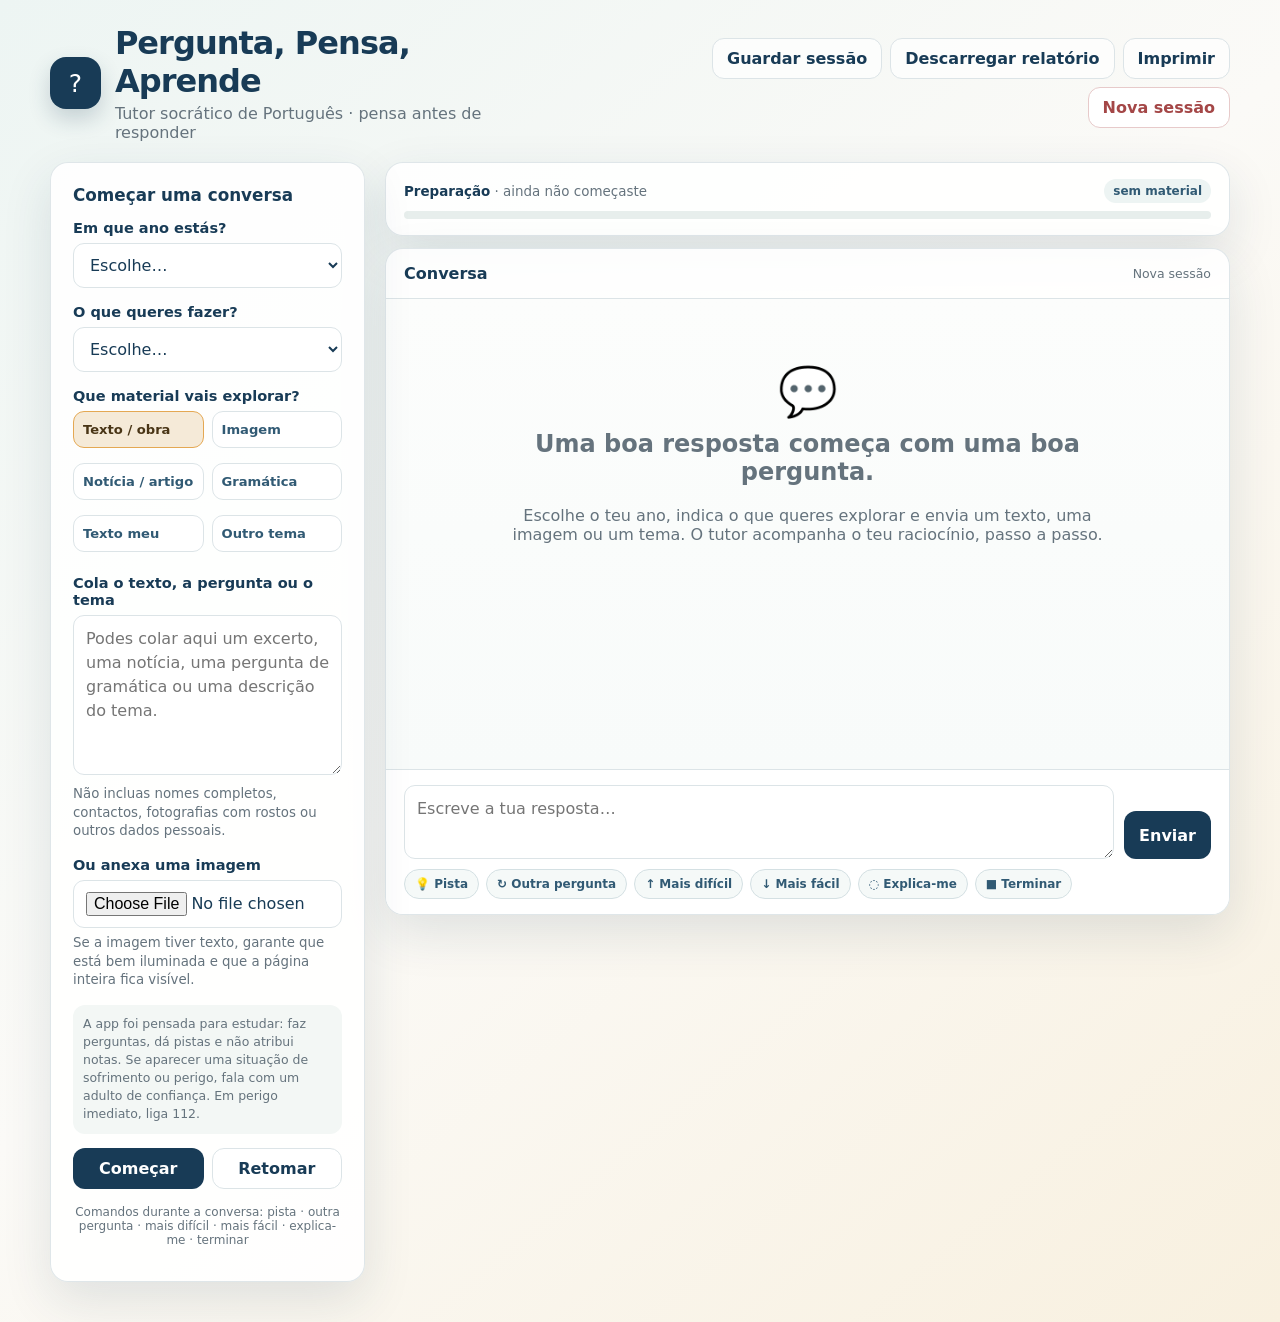
<file: index.html>
<!doctype html>
<html lang="pt-PT">
<head>
  <meta charset="utf-8">
  <meta http-equiv="refresh" content="0; url=tutor-socratico.html">
  <title>Pergunta, Pensa, Aprende</title>
</head>
<body>
  <p>A abrir a aplicação… <a href="tutor-socratico.html">Continuar</a></p>
</body>
</html>
</file>
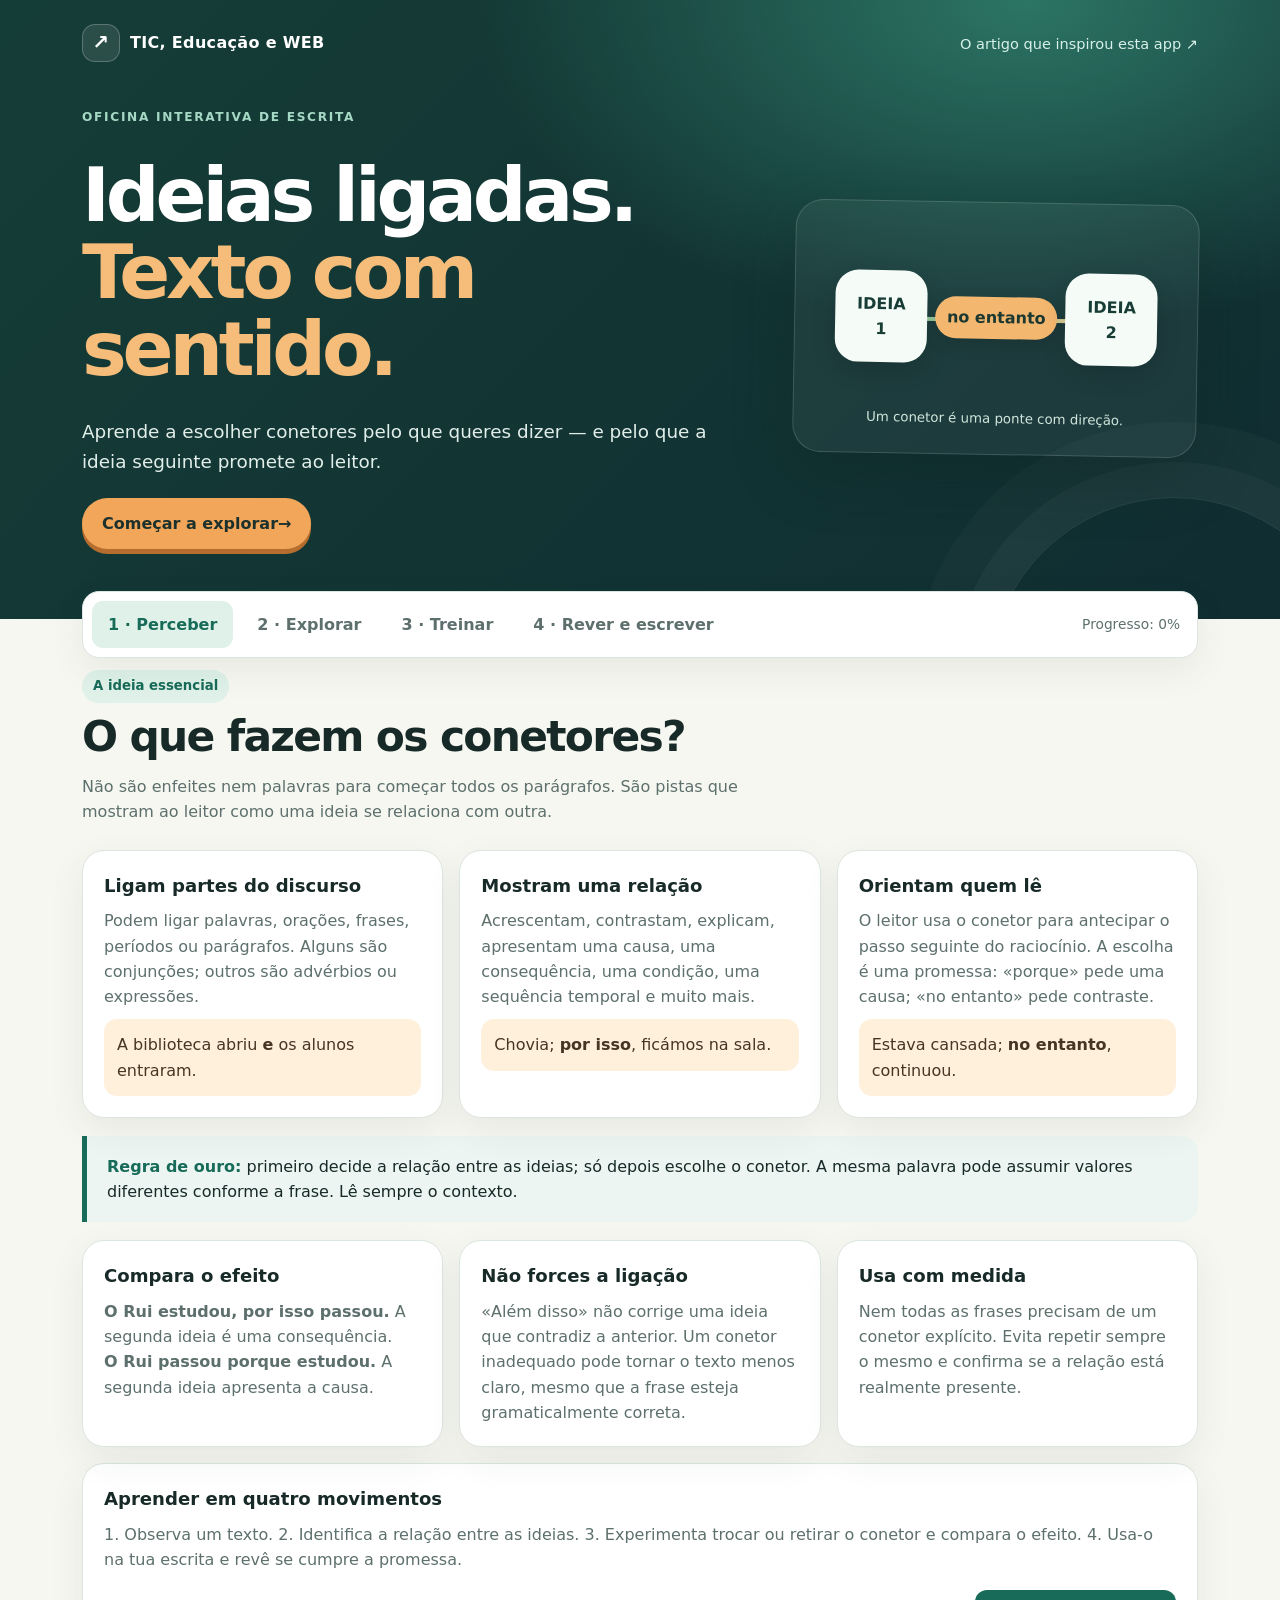
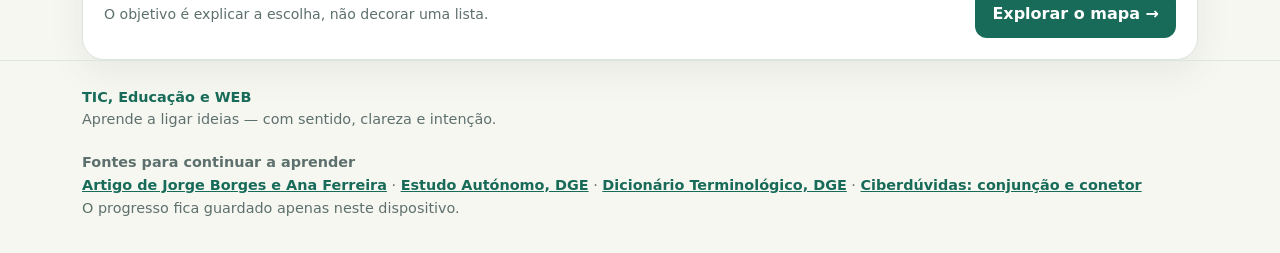
<file: conetores/index.html>
<!doctype html>
<html lang="pt-PT">
<head>
<meta charset="utf-8">
<meta name="viewport" content="width=device-width, initial-scale=1">
<meta name="theme-color" content="#163b37">
<meta name="description" content="Aprende a ligar ideias com sentido: guia interativo, treino com feedback e oficina de revisão de conetores textuais em português europeu.">
<title>Conetores com sentido — TIC, Educação e WEB</title>
<style>
:root{--ink:#172a28;--muted:#5d706d;--paper:#f7f7f1;--card:#fff;--green:#176b58;--green2:#dff1e9;--orange:#f2a65a;--orange2:#fff0dc;--blue:#315f8a;--line:#dce5df;--shadow:0 12px 35px #1d413014;--radius:22px}
*{box-sizing:border-box}html{scroll-behavior:smooth}body{margin:0;background:var(--paper);color:var(--ink);font:16px/1.58 system-ui,-apple-system,BlinkMacSystemFont,"Segoe UI",sans-serif}button,input,select,textarea{font:inherit}button{cursor:pointer}.shell{max-width:1160px;margin:auto;padding:0 22px}.top{background:radial-gradient(ellipse at 80% 0,#2c7565 0,transparent 38%),linear-gradient(135deg,#153d37,#102d31);color:white;padding:24px 0 70px;position:relative;overflow:hidden}.top:after{content:"";position:absolute;width:370px;height:370px;border:1px solid #ffffff1c;border-radius:50%;right:-80px;bottom:-250px;box-shadow:0 0 0 35px #ffffff08,0 0 0 75px #ffffff06}.brand{display:flex;align-items:center;justify-content:space-between;gap:15px}.brandmark{display:flex;align-items:center;gap:10px;font-weight:750;letter-spacing:.02em}.brandmark .dot{display:grid;place-items:center;width:38px;height:38px;background:#ffffff18;border:1px solid #ffffff3a;border-radius:13px;font-size:20px}.brand a{color:#d7f1e8;text-decoration:none;font-size:.91rem}.hero{display:grid;grid-template-columns:1.25fr .75fr;align-items:center;gap:38px;padding-top:46px;position:relative;z-index:1}.eyebrow{text-transform:uppercase;letter-spacing:.14em;font-size:.76rem;font-weight:800;color:#a6d9c5}.hero h1{font-size:clamp(2.5rem,6vw,4.7rem);letter-spacing:-.055em;line-height:1.02;margin:.4em 0}.hero p{font-size:1.15rem;color:#e1eee9;max-width:660px;margin:0 0 22px}.hero .cta{display:inline-flex;background:var(--orange);color:#1c312c;border:0;border-radius:999px;padding:13px 20px;font-weight:800;text-decoration:none;box-shadow:0 5px 0 #b66e2f}.heroart{background:#ffffff0d;border:1px solid #ffffff27;border-radius:28px;padding:25px;transform:rotate(1deg);box-shadow:0 20px 60px #10232155}.bridge{height:180px;position:relative;display:flex;align-items:center;justify-content:space-between;padding:0 15px}.bridge:before{content:"";position:absolute;left:12%;right:12%;height:4px;background:linear-gradient(90deg,#76c9a2,#ffd493);border-radius:5px;top:50%}.island{z-index:1;width:92px;height:92px;display:grid;place-items:center;text-align:center;border-radius:23px;background:#f5fcf7;color:#173d36;font-weight:800;box-shadow:0 8px 25px #0002}.bridgeword{z-index:1;background:#f4b76f;color:#1b3831;padding:8px 12px;border-radius:99px;font-weight:850;box-shadow:0 5px 18px #0002}.heroart small{display:block;color:#d0e6dc;text-align:center}.navwrap{margin-top:-28px;position:relative;z-index:2}.tabs{display:flex;gap:8px;padding:9px;background:white;border:1px solid var(--line);box-shadow:var(--shadow);border-radius:17px;overflow:auto}.tab{white-space:nowrap;background:transparent;border:0;border-radius:11px;padding:11px 16px;color:var(--muted);font-weight:750}.tab.active,.tab:hover{background:var(--green2);color:var(--green)}main{padding:35px 0 70px}.panel{display:none}.panel.active{display:block}.section-head{display:flex;align-items:flex-end;justify-content:space-between;gap:18px;margin:12px 0 25px}.section-head h2{font-size:clamp(1.8rem,4vw,2.65rem);letter-spacing:-.04em;margin:0}.section-head p{margin:4px 0 0;color:var(--muted);max-width:710px}.pill{display:inline-flex;background:var(--green2);color:var(--green);padding:6px 11px;border-radius:999px;font-size:.83rem;font-weight:800}.grid{display:grid;grid-template-columns:repeat(3,1fr);gap:16px}.card{background:var(--card);border:1px solid var(--line);border-radius:var(--radius);padding:21px;box-shadow:var(--shadow)}.card h3{margin:0 0 8px;font-size:1.13rem}.card p{color:var(--muted);margin:0}.callout{margin:18px 0;padding:18px 20px;background:#edf5f2;border-left:5px solid var(--green);border-radius:0 16px 16px 0}.callout strong{color:var(--green)}.relation{display:flex;flex-direction:column;gap:8px}.relation .tag{font-size:.76rem;text-transform:uppercase;letter-spacing:.09em;font-weight:850;color:var(--green)}.examples{font-size:.95rem;color:var(--ink)}.examples b{color:#a45520}.examplebox{background:var(--orange2);border-radius:13px;padding:13px;margin-top:10px;color:#473523}.filters{display:flex;flex-wrap:wrap;gap:8px;margin-bottom:15px}.filter{border:1px solid var(--line);background:#fff;border-radius:999px;padding:7px 12px;color:var(--muted);font-size:.88rem;font-weight:700}.filter.on{background:var(--green);border-color:var(--green);color:#fff}.search{width:min(100%,380px);padding:11px 14px;border:1px solid var(--line);border-radius:12px;background:white}.dictgrid{display:grid;grid-template-columns:repeat(2,1fr);gap:12px}.dictcard{background:white;border:1px solid var(--line);padding:17px;border-radius:16px}.dictcard h3{font-size:1rem;margin:0}.dictcard .function{font-size:.79rem;color:var(--green);font-weight:800;text-transform:uppercase;letter-spacing:.08em}.dictcard p{margin:5px 0;color:var(--muted);font-size:.94rem}.dictcard .when{font-size:.85rem;border-top:1px solid var(--line);padding-top:8px;color:var(--ink)}.exercise{max-width:780px;margin:auto}.progressline{height:9px;background:#e1e8e3;border-radius:99px;overflow:hidden;margin:12px 0 19px}.progressline span{display:block;height:100%;width:0;background:linear-gradient(90deg,#2c9b75,#f0aa58);transition:width .3s}.questioncard{padding:clamp(20px,5vw,36px)}.qmeta{display:flex;align-items:center;justify-content:space-between;color:var(--muted);font-size:.91rem;font-weight:700}.questioncard h3{font-size:1.35rem;line-height:1.35;margin:20px 0}.sentence{font-size:1.15rem;background:#f5f8f4;padding:19px;border-radius:15px;margin:17px 0}.sentence .blank{display:inline-block;min-width:112px;border-bottom:2px dashed var(--green);text-align:center;color:var(--green);font-weight:850}.choices{display:grid;gap:10px}.choice{width:100%;text-align:left;background:white;border:1.5px solid var(--line);border-radius:13px;padding:13px 15px;font-weight:700;color:var(--ink)}.choice:hover:not(:disabled){border-color:var(--green);background:#f4faf6}.choice.correct{border-color:#25825c;background:#e2f6ea}.choice.wrong{border-color:#c7674f;background:#fff0eb}.feedback{margin-top:15px;padding:15px 17px;border-radius:14px;display:none}.feedback.show{display:block}.feedback.good{background:#e2f6ea;color:#174b36}.feedback.bad{background:#fff0eb;color:#773b2d}.actions{display:flex;justify-content:space-between;align-items:center;gap:12px;margin-top:18px}.btn{border:0;border-radius:12px;background:var(--green);color:white;padding:11px 17px;font-weight:800}.btn.secondary{background:#edf2ee;color:var(--ink);border:1px solid var(--line)}.btn:disabled{opacity:.45;cursor:not-allowed}.smallnote{color:var(--muted);font-size:.88rem}.scorecard{text-align:center;padding:32px}.scorebig{font-size:3.6rem;font-weight:900;color:var(--green);line-height:1}.workshop{display:grid;grid-template-columns:.9fr 1.1fr;gap:18px}.worktext{font-size:1.08rem;line-height:2}.worktext .problem{background:#ffe6c8;border-radius:5px;padding:1px 4px}.worktext .fixed{background:#dff1e9;border-radius:5px;padding:1px 4px}.selectrow{display:grid;grid-template-columns:1fr 1fr;gap:10px;margin:12px 0}.selectrow label{display:grid;gap:5px;font-size:.87rem;font-weight:750}.selectrow select,.textinput{padding:10px;border:1px solid var(--line);border-radius:10px;background:white}.response{min-height:50px;color:var(--green);font-weight:750}.builder textarea{width:100%;min-height:145px;resize:vertical;border:1px solid var(--line);border-radius:14px;padding:14px}.builder output{display:block;background:#f4f8f4;border-radius:14px;padding:14px;margin-top:12px;min-height:54px;white-space:pre-wrap}.reflection{display:grid;gap:10px}.checkrow{display:flex;gap:10px;align-items:flex-start;background:#f7faf7;padding:12px;border-radius:12px}.checkrow input{margin-top:5px;accent-color:var(--green)}.tracker{display:flex;align-items:center;gap:10px}.tracker span{font-size:.86rem;color:var(--muted)}.sources{font-size:.9rem;color:var(--muted)}.sources a{color:var(--green);font-weight:700}.footer{border-top:1px solid var(--line);padding:25px 0 34px;color:var(--muted);font-size:.9rem}.footerrow{display:flex;justify-content:space-between;gap:20px;flex-wrap:wrap}.brandfoot{font-weight:850;color:var(--green)}.toast{position:fixed;bottom:18px;left:50%;transform:translateX(-50%);background:#163d36;color:white;border-radius:999px;padding:10px 16px;opacity:0;pointer-events:none;transition:.25s;z-index:10}.toast.show{opacity:1}
@media(max-width:780px){.hero{grid-template-columns:1fr;padding-top:34px}.heroart{max-width:420px}.grid{grid-template-columns:repeat(2,1fr)}.workshop{grid-template-columns:1fr}.section-head{align-items:flex-start;flex-direction:column}.dictgrid{grid-template-columns:1fr}}
@media(max-width:520px){.shell{padding:0 15px}.top{padding-bottom:54px}.hero h1{font-size:2.7rem}.hero p{font-size:1rem}.grid{grid-template-columns:1fr}.tabs{border-radius:14px}.tab{padding:10px 12px}.selectrow{grid-template-columns:1fr}.actions{align-items:stretch;flex-direction:column}.actions .btn{width:100%}.bridge{height:145px}.island{width:74px;height:74px}.heroart{padding:14px}}
:focus-visible{outline:3px solid #eaa554;outline-offset:3px} @media(prefers-reduced-motion:reduce){*,*::before,*::after{scroll-behavior:auto!important;transition:none!important}}
</style>
</head>
<body>
<header class="top"><div class="shell">
  <div class="brand"><div class="brandmark"><span class="dot" aria-hidden="true">↗</span><span>TIC, Educação e WEB</span></div><a href="https://jfborges.com/2026/10/29/conetores-textuais-ensinar-a-ligar-ideias/" target="_blank" rel="noopener">O artigo que inspirou esta app ↗</a></div>
  <div class="hero"><div><div class="eyebrow">Oficina interativa de escrita</div><h1>Ideias ligadas.<br><span style="color:#f5bd79">Texto com sentido.</span></h1><p>Aprende a escolher conetores pelo que queres dizer — e pelo que a ideia seguinte promete ao leitor.</p><a class="cta" href="#guia" data-goto="guia">Começar a explorar <span aria-hidden="true">→</span></a></div>
  <div class="heroart" aria-label="Metáfora visual: duas ideias ligadas por uma ponte chamada no entanto"><div class="bridge"><div class="island">IDEIA<br>1</div><div class="bridgeword">no entanto</div><div class="island">IDEIA<br>2</div></div><small>Um conetor é uma ponte com direção.</small></div></div>
</div></header>
<div class="shell navwrap"><nav class="tabs" aria-label="Secções da aplicação"><button class="tab active" data-tab="guia">1 · Perceber</button><button class="tab" data-tab="mapa">2 · Explorar</button><button class="tab" data-tab="treino">3 · Treinar</button><button class="tab" data-tab="oficina">4 · Rever e escrever</button><div class="tracker" style="margin-left:auto;padding:0 8px"><span id="progressText">Progresso: 0%</span></div></nav></div>
<main class="shell">
<section class="panel active" id="guia"><div class="section-head"><div><span class="pill">A ideia essencial</span><h2>O que fazem os conetores?</h2><p>Não são enfeites nem palavras para começar todos os parágrafos. São pistas que mostram ao leitor como uma ideia se relaciona com outra.</p></div></div>
<div class="grid"><article class="card"><h3>Ligam partes do discurso</h3><p>Podem ligar palavras, orações, frases, períodos ou parágrafos. Alguns são conjunções; outros são advérbios ou expressões.</p><div class="examplebox">A biblioteca abriu <b>e</b> os alunos entraram.</div></article><article class="card"><h3>Mostram uma relação</h3><p>Acrescentam, contrastam, explicam, apresentam uma causa, uma consequência, uma condição, uma sequência temporal e muito mais.</p><div class="examplebox">Chovia; <b>por isso</b>, ficámos na sala.</div></article><article class="card"><h3>Orientam quem lê</h3><p>O leitor usa o conetor para antecipar o passo seguinte do raciocínio. A escolha é uma promessa: «porque» pede uma causa; «no entanto» pede contraste.</p><div class="examplebox">Estava cansada; <b>no entanto</b>, continuou.</div></article></div>
<div class="callout"><strong>Regra de ouro:</strong> primeiro decide a relação entre as ideias; só depois escolhe o conetor. A mesma palavra pode assumir valores diferentes conforme a frase. Lê sempre o contexto.</div>
<div class="grid"><article class="card"><h3>Compara o efeito</h3><p><b>O Rui estudou, por isso passou.</b> A segunda ideia é uma consequência.<br><b>O Rui passou porque estudou.</b> A segunda ideia apresenta a causa.</p></article><article class="card"><h3>Não forces a ligação</h3><p>«Além disso» não corrige uma ideia que contradiz a anterior. Um conetor inadequado pode tornar o texto menos claro, mesmo que a frase esteja gramaticalmente correta.</p></article><article class="card"><h3>Usa com medida</h3><p>Nem todas as frases precisam de um conetor explícito. Evita repetir sempre o mesmo e confirma se a relação está realmente presente.</p></article></div>
<div class="card" style="margin-top:16px"><h3>Aprender em quatro movimentos</h3><p>1. Observa um texto. 2. Identifica a relação entre as ideias. 3. Experimenta trocar ou retirar o conetor e compara o efeito. 4. Usa-o na tua escrita e revê se cumpre a promessa.</p><div class="actions"><span class="smallnote">O objetivo é explicar a escolha, não decorar uma lista.</span><button class="btn" data-goto="mapa">Explorar o mapa →</button></div></div>
</section>
<section class="panel" id="mapa"><div class="section-head"><div><span class="pill">Mapa de relações</span><h2>Escolhe pela intenção</h2><p>Uma lista ajuda a começar; o contexto decide. Procura a relação que queres construir e consulta exemplos de uso.</p></div><input id="dictSearch" class="search" type="search" placeholder="Pesquisar uma função ou conetor…" aria-label="Pesquisar no mapa de conetores"></div><div id="filters" class="filters" aria-label="Filtrar por função"></div><div id="dictionary" class="dictgrid"></div>
<div class="callout"><strong>Nota:</strong> as categorias são uma ferramenta de aprendizagem, não caixas rígidas. «Assim», por exemplo, pode retomar uma ideia, introduzir uma consequência ou organizar um raciocínio. A relação e a pontuação ajudam a decidir.</div></section>
<section class="panel" id="treino"><div class="section-head"><div><span class="pill">Prática com feedback</span><h2>Que ponte faz sentido?</h2><p>Lê as duas ideias e escolhe o conetor que exprime a relação pretendida. Depois, explica a escolha com as pistas do feedback.</p></div><button class="btn secondary" id="restartQuiz">Baralhar e recomeçar ↻</button></div>
<div class="exercise" id="quiz"><div class="progressline" aria-label="Progresso do exercício"><span id="quizBar"></span></div><div class="card questioncard"><div class="qmeta"><span id="qCount">Questão 1</span><span id="qScore">0 certas</span></div><h3 id="qPrompt"></h3><div class="sentence" id="qSentence"></div><div class="choices" id="qChoices"></div><div class="feedback" id="qFeedback" role="status" aria-live="polite"></div><div class="actions"><span id="qTip" class="smallnote">Dica: nomeia a relação antes de escolher.</span><button class="btn" id="nextQuestion" disabled>Seguinte →</button></div></div></div>
<div class="card scorecard" id="scorecard" hidden></div></section>
<section class="panel" id="oficina"><div class="section-head"><div><span class="pill">Leitura · revisão · autoria</span><h2>Oficina de textos</h2><p>Experimenta o que acontece quando um conetor é retirado, trocado ou escolhido com intenção.</p></div></div>
<div class="workshop"><article class="card"><h3>1. Repara no que se perde</h3><p>Compara as duas versões. Que relação deixa de ficar explícita quando apagamos a ponte?</p><div class="worktext" id="modelText">A escola criou um espaço de leitura ao ar livre. <span class="problem">Além disso</span>, organizou encontros semanais com autores.</div><div class="actions"><button class="btn secondary" id="toggleModel">Retirar o conetor</button><button class="btn" id="restoreModel">Repor e comparar</button></div><p id="modelFeedback" class="response" aria-live="polite"></p></article>
<article class="card"><h3>2. Escolhe a relação certa</h3><p>Completa a frase. Mais do que uma palavra pode parecer possível: escolhe a que corresponde melhor à relação indicada.</p><div class="examplebox" id="workPrompt">O projeto era exigente; ________, a turma não desistiu. <b>Relação: contraste/concessão</b></div><div class="selectrow"><label for="workSelect">Conetor<select id="workSelect"><option value="">Escolhe…</option><option>por isso</option><option>no entanto</option><option>além disso</option><option>porque</option></select></label><label for="workRelation">Relação que queres exprimir<select id="workRelation"><option value="contraste">Contraste ou concessão</option><option value="consequencia">Consequência</option><option value="adicao">Adição</option><option value="causa">Causa</option></select></label></div><button id="checkWork" class="btn">Verificar a escolha</button><p id="workFeedback" class="response" aria-live="polite"></p><div class="smallnote">Experimenta alterar a relação no menu. A mesma frase passa a orientar o leitor de outra maneira.</div></article></div>
<div class="grid" style="margin-top:18px"><article class="card builder"><h3>3. Constrói a tua ligação</h3><p>Escreve duas ideias e escolhe o que queres fazer entre elas. A aplicação sugere conectores para começares; a escolha final é tua.</p><textarea id="ideaA" placeholder="Ideia 1 (ex.: A biblioteca abriu mais cedo.)" aria-label="Primeira ideia"></textarea><textarea id="ideaB" placeholder="Ideia 2 (ex.: Os alunos conseguiram estudar.)" aria-label="Segunda ideia" style="margin-top:9px"></textarea><div class="selectrow"><label>Relação<select id="buildRelation"></select></label><label>Conetor a experimentar<select id="buildConnector"></select></label></div><button id="buildSentence" class="btn">Ver a minha frase</button><output id="buildOutput" aria-live="polite">A tua frase vai aparecer aqui.</output></article>
<article class="card"><h3>4. Lista de revisão</h3><p>Antes de entregar um texto, lê-o como se fosses o destinatário.</p><div class="reflection"><label class="checkrow"><input type="checkbox" data-check="1"><span>Consigo dizer que relação cada conetor exprime neste contexto.</span></label><label class="checkrow"><input type="checkbox" data-check="2"><span>Os conetores não contradizem o sentido das ideias que estou a ligar.</span></label><label class="checkrow"><input type="checkbox" data-check="3"><span>Variei as escolhas sem acumular conectores desnecessários.</span></label><label class="checkrow"><input type="checkbox" data-check="4"><span>Verifiquei a pontuação e li o texto em voz alta.</span></label></div><p class="smallnote">A pontuação depende da construção da frase: por exemplo, «mas» integra-se de modo diferente de «no entanto».</p></article></div>
</section>
</main>
<footer class="footer"><div class="shell footerrow"><div><div class="brandfoot">TIC, Educação e WEB</div><div>Aprende a ligar ideias — com sentido, clareza e intenção.</div></div><div class="sources"><b>Fontes para continuar a aprender</b><br><a href="https://jfborges.com/2026/10/29/conetores-textuais-ensinar-a-ligar-ideias/" target="_blank" rel="noopener">Artigo de Jorge Borges e Ana Ferreira</a> · <a href="https://estudoautonomo.dge.mec.pt/node/10064" target="_blank" rel="noopener">Estudo Autónomo, DGE</a> · <a href="https://dt.dge.mec.pt/index.php?id=n454" target="_blank" rel="noopener">Dicionário Terminológico, DGE</a> · <a href="https://ciberduvidas.iscte-iul.pt/consultorio/perguntas/conjuncao-vs-conetor/31187" target="_blank" rel="noopener">Ciberdúvidas: conjunção e conetor</a><br>O progresso fica guardado apenas neste dispositivo.</div></div></footer><div class="toast" id="toast" role="status" aria-live="polite"></div>
<script>
const relations=[
{id:'adicao',name:'Adição',what:'Acrescentar uma ideia ou informação.',items:['e','também','além disso','ainda','bem como','não só… mas também','do mesmo modo'],example:'A turma leu o conto e, além disso, discutiu as escolhas da personagem.',hint:'A segunda parte junta informação à primeira.'},
{id:'oposicao',name:'Oposição e contraste',what:'Colocar duas ideias em contraste.',items:['mas','porém','contudo','no entanto','todavia','em contrapartida','por outro lado'],example:'O plano parecia simples; no entanto, exigiu muito trabalho.',hint:'A segunda ideia contrasta com uma expectativa criada pela primeira.'},
{id:'concessao',name:'Concessão',what:'Reconhecer um facto que poderia contrariar a ideia principal, sem a anular.',items:['embora','apesar de','ainda que','mesmo que','se bem que','não obstante'],example:'Embora estivesse cansada, terminou a leitura.',hint:'Admite-se uma dificuldade, mas a ação principal mantém-se. Atenção à construção: «embora» pede conjuntivo.'},
{id:'causa',name:'Causa e justificação',what:'Apresentar a razão de uma situação ou afirmação.',items:['porque','visto que','uma vez que','já que','dado que','pois'],example:'A sessão foi adiada porque a biblioteca estava fechada.',hint:'Pergunta: «por que razão?» O conetor introduz a causa.'},
{id:'consequencia',name:'Consequência',what:'Mostrar o resultado ou efeito de uma ideia anterior.',items:['por isso','portanto','logo','assim','consequentemente','de modo que','por essa razão'],example:'A biblioteca estava fechada; por isso, a sessão foi adiada.',hint:'Pergunta: «com que resultado?» A segunda ideia decorre da primeira.'},
{id:'finalidade',name:'Finalidade',what:'Indicar o objetivo de uma ação.',items:['para','para que','a fim de','a fim de que','com o objetivo de'],example:'A turma organizou uma feira do livro para angariar fundos.',hint:'Pergunta: «com que objetivo?» «Para que» costuma introduzir conjuntivo.'},
{id:'condicao',name:'Condição',what:'Indicar uma condição necessária ou relevante.',items:['se','caso','desde que','contanto que','a menos que','salvo se'],example:'Se terminares a revisão, podes entregar o texto.',hint:'A ação depende de uma condição. «Caso» e «desde que» podem exigir conjuntivo.'},
{id:'hipotese',name:'Hipótese e possibilidade',what:'Apresentar uma situação eventual ou não confirmada.',items:['se','talvez','possivelmente','eventualmente','no caso de'],example:'Se chover, a atividade poderá decorrer na sala.',hint:'Não apresenta o acontecimento como certo; coloca uma possibilidade.'},
{id:'tempo',name:'Tempo e sequência temporal',what:'Situar acontecimentos no tempo ou ordenar etapas.',items:['quando','enquanto','antes de','depois de','logo que','assim que','entretanto','em seguida','por fim'],example:'Primeiro, lemos o texto; em seguida, identificámos as relações entre ideias.',hint:'Indica quando acontece algo ou em que ordem.'},
{id:'exemplificacao',name:'Exemplificação',what:'Tornar uma afirmação mais concreta através de um caso.',items:['por exemplo','a título de exemplo','como','entre outros'],example:'Há conetores que indicam causa; por exemplo, «porque» e «uma vez que».',hint:'O segmento seguinte concretiza ou ilustra a ideia geral.'},
{id:'explicacao',name:'Explicação e reformulação',what:'Esclarecer ou dizer de outra maneira uma ideia anterior.',items:['ou seja','isto é','por outras palavras','quer dizer','mais precisamente'],example:'A frase precisa de coesão, ou seja, as suas partes têm de estar bem ligadas.',hint:'A segunda formulação esclarece a primeira, sem necessariamente apresentar uma causa.'},
{id:'resumo',name:'Síntese e resumo',what:'Condensar as ideias principais do que foi dito.',items:['em síntese','em suma','resumindo','em resumo'],example:'Em síntese, os conetores guiam a leitura e ajudam a organizar o raciocínio.',hint:'O que vem a seguir reúne ou condensa informação anterior.'},
{id:'conclusao',name:'Conclusão e fecho',what:'Assinalar a conclusão de um raciocínio ou o fim de uma sequência.',items:['em conclusão','concluindo','por fim','para terminar','finalmente'],example:'Em conclusão, rever os conetores melhora a clareza do texto.',hint:'Marca um fecho. «Por fim» também pode ordenar acontecimentos, consoante o contexto.'},
{id:'comparacao',name:'Comparação e semelhança',what:'Relacionar ideias por semelhança ou diferença.',items:['como','tal como','assim como','do mesmo modo','ao contrário de','mais… do que'],example:'Tal como a pontuação, os conetores ajudam a orientar o leitor.',hint:'Identifica o aspeto que está a ser comparado.'},
{id:'alternativa',name:'Alternativa',what:'Apresentar opções ou possibilidades diferentes.',items:['ou','ou… ou','quer… quer','ora… ora'],example:'Podes rever o texto agora ou fazê-lo depois da aula.',hint:'As ideias apresentam opções. «Ou» também pode ligar palavras, não apenas frases.'},
{id:'reforco',name:'Reforço e confirmação',what:'Reforçar ou confirmar uma ideia já apresentada.',items:['de facto','com efeito','na verdade','efetivamente'],example:'O texto ficou mais claro. De facto, as ideias estão melhor encadeadas.',hint:'A segunda parte confirma ou reforça a afirmação anterior; «com efeito» não é simplesmente sinónimo de «porque».'},
{id:'topico',name:'Organização e mudança de tópico',what:'Anunciar o tópico, ordenar argumentos ou mudar de perspetiva.',items:['quanto a','a propósito de','em primeiro lugar','por um lado… por outro lado','passando a'],example:'Quanto à leitura, a turma escolheu livros de aventura.',hint:'Ajuda o leitor a perceber de que assunto se vai falar ou como se organiza o raciocínio.'},
{id:'opiniao',name:'Ponto de vista e modalidade',what:'Assinalar a posição, avaliação, certeza ou dúvida de quem escreve.',items:['na minha opinião','a meu ver','do meu ponto de vista','talvez','provavelmente','sem dúvida'],example:'A meu ver, a biblioteca deve abrir também durante o intervalo.',hint:'Expressa a posição ou o grau de certeza do autor. É útil em textos de opinião, mas nem toda a expressão de opinião é um conetor entre duas ideias.'}
];
const questions=[
{prompt:'A segunda ideia apresenta uma razão. Que conetor completa melhor?',a:'A equipa terminou o cartaz ________ trabalhou em conjunto.',options:['porque','no entanto','por exemplo','portanto'],answer:'porque',rel:'causa',why:'«Porque» introduz a causa: a equipa terminou o cartaz por ter trabalhado em conjunto.'},
{prompt:'A segunda ideia é um resultado da primeira. Escolhe o conetor.',a:'O texto estava pouco claro; ________, a autora reviu as ligações entre frases.',options:['por isso','embora','além disso','por exemplo'],answer:'por isso',rel:'consequencia',why:'A revisão é a consequência do texto pouco claro. «Por isso» apresenta esse resultado.'},
{prompt:'A segunda ideia contrasta com uma expectativa. Qual é a melhor escolha?',a:'A caminhada foi longa; ________, todos chegaram bem-dispostos.',options:['no entanto','porque','por essa razão','isto é'],answer:'no entanto',rel:'oposicao',why:'Esperar-se-ia que uma caminhada longa cansasse o grupo; a segunda ideia contrasta com essa expectativa.'},
{prompt:'O segmento seguinte dá um caso concreto. Escolhe o conetor.',a:'Há várias formas de organizar um texto; ________, podemos usar expressões que ordenam as ideias.',options:['por exemplo','portanto','apesar de','uma vez que'],answer:'por exemplo',rel:'exemplificacao',why:'A frase seguinte apresenta um exemplo concreto de uma forma de organizar o texto.'},
{prompt:'A segunda parte esclarece a primeira, dizendo a mesma ideia de outra maneira.',a:'O texto ganhou coesão; ________, as suas partes ficaram melhor ligadas.',options:['ou seja','contudo','logo','se'],answer:'ou seja',rel:'explicacao',why:'«Ou seja» introduz uma reformulação explicativa: esclarece o que significa «ganhou coesão».'},
{prompt:'A frase indica o objetivo da ação. Qual opção completa corretamente?',a:'A turma leu as instruções duas vezes ________ evitar erros na atividade.',options:['para','porque','mas','assim'],answer:'para',rel:'finalidade',why:'A turma leu duas vezes com o objetivo de evitar erros. «Para» introduz finalidade.'},
{prompt:'A ação depende de uma condição.',a:'________ revejas o texto com atenção, encontrarás ligações que podes melhorar.',options:['Se','Embora','Por isso','Além disso'],answer:'Se',rel:'condicao',why:'«Se» introduz a condição necessária para encontrares possíveis melhorias.'},
{prompt:'A segunda ideia acrescenta mais uma informação à primeira.',a:'A app tem exercícios com feedback; ________, inclui um mapa de funções.',options:['além disso','apesar disso','porque','em conclusão'],answer:'além disso',rel:'adicao',why:'A app tem uma característica e a segunda oração acrescenta outra. «Além disso» marca adição.'},
{prompt:'A segunda ideia admite uma dificuldade, mas a ação principal acontece na mesma.',a:'________ estivesse nervoso, o aluno apresentou o trabalho com clareza.',options:['Embora','Portanto','Também','Porque'],answer:'Embora',rel:'concessao',why:'«Embora» introduz uma concessão. Nota a forma verbal «estivesse», no conjuntivo.'},
{prompt:'As ações aparecem pela ordem em que acontecem.',a:'________, os alunos sublinharam os conetores. ________, explicaram a relação que cada um marcava.',options:['Primeiro / Em seguida','Por isso / Contudo','Embora / Porque','Na verdade / Ou seja'],answer:'Primeiro / Em seguida',rel:'tempo',why:'«Primeiro» e «em seguida» ordenam etapas no tempo.'},
{prompt:'A segunda oração reforça ou confirma a ideia anterior.',a:'A turma percebeu que o contexto importa. ________, justificou por que razão «assim» podia ter mais do que um valor.',options:['De facto','Apesar de','A menos que','Por exemplo'],answer:'De facto',rel:'reforco',why:'«De facto» confirma a afirmação anterior com uma evidência que a reforça.'},
{prompt:'A segunda ideia termina o raciocínio e apresenta a conclusão.',a:'Em conclusão, é preciso escolher a relação; ________, selecionar o conetor adequado.',options:['e, por fim','porque','embora','caso'],answer:'e, por fim',rel:'conclusao',why:'A expressão fecha e organiza o raciocínio, apresentando o passo final.'},
{prompt:'A frase apresenta duas opções.',a:'Podes começar por observar o exemplo ________ consultar o mapa de conetores.',options:['ou','no entanto','portanto','embora'],answer:'ou',rel:'alternativa',why:'«Ou» apresenta uma alternativa entre duas ações.'},
{prompt:'O conetor apresenta uma comparação de semelhança.',a:'________ a pontuação, os conetores orientam o leitor durante a leitura.',options:['Tal como','Por isso','Ainda que','Uma vez que'],answer:'Tal como',rel:'comparacao',why:'«Tal como» aproxima dois elementos, mostrando uma semelhança entre a pontuação e os conetores.'},
{prompt:'A segunda ideia apresenta a razão para a decisão.',a:'Como a sala estava ocupada, a aula decorreu na biblioteca. A aula mudou de espaço ________ a sala estava ocupada.',options:['porque','contudo','além disso','por fim'],answer:'porque',rel:'causa',why:'A oração final explica a razão da mudança de espaço: a sala estava ocupada.'},
{prompt:'A segunda parte sintetiza os passos anteriores.',a:'Os alunos leram, identificaram as relações e testaram outros conetores. ________, aprenderam a justificar as escolhas.',options:['Em suma','Enquanto','Por exemplo','Apesar de'],answer:'Em suma',rel:'resumo',why:'«Em suma» introduz uma síntese do que foi apresentado.'},
{prompt:'O conetor assinala o tópico que será tratado.',a:'________ à revisão, importa confirmar se cada conetor corresponde ao sentido pretendido.',options:['Quanto','Embora','Portanto','Ou seja'],answer:'Quanto',rel:'topico',why:'«Quanto à revisão» anuncia o tópico da frase. A expressão completa é «quanto a».'},
{prompt:'A frase exprime um ponto de vista pessoal.',a:'________, ler em voz alta ajuda a detetar ligações pouco naturais.',options:['A meu ver','Por consequência','Embora','Em seguida'],answer:'A meu ver',rel:'opiniao',why:'«A meu ver» assinala a posição de quem escreve. É um marcador de ponto de vista, não necessariamente uma ligação lógica entre duas orações.'}
];
const state={filter:'Todas',dictQuery:'',quizItems:[],index:0,correct:0,answered:false,completed:false,mastery:JSON.parse(localStorage.getItem('conetores-mastery')||'{}'),checks:JSON.parse(localStorage.getItem('conetores-checks')||'{}'),modelRemoved:false};
const $=id=>document.getElementById(id);function save(){localStorage.setItem('conetores-mastery',JSON.stringify(state.mastery));localStorage.setItem('conetores-checks',JSON.stringify(state.checks));updateProgress()}function updateProgress(){const mastered=relations.filter(r=>state.mastery[r.id]).length;const pct=Math.round((mastered/relations.length)*100);$('progressText').textContent=`Progresso: ${pct}%`;}
function toast(s){const t=$('toast');t.textContent=s;t.classList.add('show');setTimeout(()=>t.classList.remove('show'),2100)}
function goto(name){document.querySelectorAll('.tab').forEach(b=>b.classList.toggle('active',b.dataset.tab===name));document.querySelectorAll('.panel').forEach(p=>p.classList.toggle('active',p.id===name));if(name==='treino'&&!state.quizItems.length)startQuiz();window.scrollTo({top:document.querySelector('.navwrap').offsetTop-10,behavior:'smooth'})}
document.querySelectorAll('.tab').forEach(b=>b.addEventListener('click',()=>goto(b.dataset.tab)));document.querySelectorAll('[data-goto]').forEach(b=>b.addEventListener('click',()=>goto(b.dataset.goto)));
function renderFilters(){const fs=['Todas',...relations.map(r=>r.name)];$('filters').innerHTML=fs.map(f=>`<button class="filter ${state.filter===f?'on':''}" type="button">${f}</button>`).join('');$('filters').querySelectorAll('button').forEach(b=>b.addEventListener('click',()=>{state.filter=b.textContent;renderFilters();renderDictionary()}))}
function renderDictionary(){let q=state.dictQuery.toLocaleLowerCase('pt-PT');let rows=relations.filter(r=>(state.filter==='Todas'||r.name===state.filter)&&(!q||[r.name,r.what,...r.items,r.example,r.hint].join(' ').toLocaleLowerCase('pt-PT').includes(q)));$('dictionary').innerHTML=rows.length?rows.map(r=>`<article class="dictcard"><div class="function">${r.name}</div><h3>${r.what}</h3><p><b>Exemplos:</b> ${r.items.join(' · ')}</p><div class="when"><b>Em contexto:</b> ${r.example}<br><b>Pista:</b> ${r.hint}</div></article>`).join(''):'<div class="card">Não encontrei resultados. Experimenta outra palavra.</div>'}
$('dictSearch').addEventListener('input',e=>{state.dictQuery=e.target.value;renderDictionary()});renderFilters();renderDictionary();
function shuffle(a){let b=[...a];for(let i=b.length-1;i>0;i--){let j=Math.floor(Math.random()*(i+1));[b[i],b[j]]=[b[j],b[i]]}return b}
function startQuiz(){state.quizItems=shuffle(questions).slice(0,10);state.index=0;state.correct=0;state.answered=false;state.completed=false;$('scorecard').hidden=true;$('quiz').hidden=false;renderQuestion()}
function renderQuestion(){const q=state.quizItems[state.index];if(!q)return;state.answered=false;$('qCount').textContent=`Questão ${state.index+1} de ${state.quizItems.length}`;$('qScore').textContent=`${state.correct} certas`;$('quizBar').style.width=`${(state.index/state.quizItems.length)*100}%`;$('qPrompt').textContent=q.prompt;$('qSentence').innerHTML=q.a.replace(/_{6,}/g,'<span class="blank">?</span>');$('qChoices').innerHTML=shuffle(q.options).map(o=>`<button class="choice" type="button">${o}</button>`).join('');$('qChoices').querySelectorAll('button').forEach(b=>b.addEventListener('click',()=>answer(b,q)));$('qFeedback').className='feedback';$('qFeedback').textContent='';$('nextQuestion').disabled=true;$('nextQuestion').textContent=state.index===state.quizItems.length-1?'Ver resultado':'Seguinte →'}
function answer(btn,q){if(state.answered)return;state.answered=true;const ok=btn.textContent===q.answer;if(ok){state.correct++;state.mastery[q.rel]=true;btn.classList.add('correct')}else{btn.classList.add('wrong');[...$('qChoices').children].find(b=>b.textContent===q.answer)?.classList.add('correct')}const f=$('qFeedback');f.className='feedback show '+(ok?'good':'bad');f.textContent=(ok?'Boa escolha. ':'Repara na relação. ')+q.why;$('qScore').textContent=`${state.correct} certas`;$('nextQuestion').disabled=false;save()}
$('nextQuestion').addEventListener('click',()=>{if(!state.answered)return;if(state.index<state.quizItems.length-1){state.index++;renderQuestion()}else showScore()});function showScore(){state.completed=true;$('quiz').hidden=true;$('quizBar').style.width='100%';const pct=Math.round(state.correct/state.quizItems.length*100);$('scorecard').hidden=false;$('scorecard').innerHTML=`<div class="pill">Ronda concluída</div><h2 style="font-size:2rem">${pct>=80?'Excelente leitura das relações!':pct>=50?'Estás a construir boas ligações.':'Continua a experimentar — cada erro dá uma pista.'}</h2><div class="scorebig">${state.correct}/${state.quizItems.length}</div><p>Acertaste em ${state.correct} de ${state.quizItems.length}. Lê os comentários das respostas e volta a treinar as relações que queres consolidar.</p><button class="btn" id="again">Nova ronda ↻</button>`;$('again').addEventListener('click',startQuiz)}$('restartQuiz').addEventListener('click',startQuiz);
$('toggleModel').addEventListener('click',()=>{state.modelRemoved=true;$('modelText').innerHTML='A escola criou um espaço de leitura ao ar livre. Organizou encontros semanais com autores.';$('modelFeedback').textContent='Sem o conetor, a sequência continua compreensível, mas a relação entre criar o espaço e ler no intervalo fica menos explícita.';state.mastery.oficina1=true;save()});$('restoreModel').addEventListener('click',()=>{state.modelRemoved=false;$('modelText').innerHTML='A escola criou um espaço de leitura ao ar livre. <span class="problem">Além disso</span>, organizou encontros semanais com autores.';$('modelFeedback').textContent='Aqui, a segunda frase acrescenta uma consequência/efeito do espaço criado. «Além disso» marca sobretudo adição: experimenta «Assim, os alunos…» para realçar o resultado.';state.mastery.oficina1=true;save()});
const relationForWork={contraste:{word:'no entanto',sentence:'O projeto era exigente; no entanto, a turma não desistiu.',why:'«No entanto» introduz contraste entre a exigência do projeto e a persistência da turma.'},consequencia:{word:'por isso',sentence:'O projeto era exigente; por isso, a turma pediu mais tempo.',why:'«Por isso» apresenta o pedido de mais tempo como consequência da exigência do projeto.'},adicao:{word:'além disso',sentence:'O projeto era exigente; além disso, exigiu trabalho de equipa.',why:'«Além disso» junta mais uma característica do projeto.'},causa:{word:'porque',sentence:'A turma não desistiu porque queria concluir o projeto.',why:'«Porque» apresenta a razão para a turma não desistir.'}};$('checkWork').addEventListener('click',()=>{const rel=$('workRelation').value;const val=$('workSelect').value;const correct=val===relationForWork[rel].word;const out=$('workFeedback');out.textContent=correct?'Boa escolha. '+relationForWork[rel].why:'A relação selecionada pede «'+relationForWork[rel].word+'». '+relationForWork[rel].why;out.style.color=correct?'var(--green)':'#9a4c36';if(correct){state.mastery.oficina2=true;save()}});
function fillBuild(){const rel=relations.find(r=>r.id===$('buildRelation').value)||relations[0];$('buildConnector').innerHTML=rel.items.map(x=>`<option>${x}</option>`).join('')};$('buildRelation').innerHTML=relations.map(r=>`<option value="${r.id}">${r.name}</option>`).join('');$('buildRelation').addEventListener('change',fillBuild);fillBuild();$('buildSentence').addEventListener('click',()=>{let a=$('ideaA').value.trim().replace(/[.!?]+$/,'');let b=$('ideaB').value.trim().replace(/^[,;:.!?\s]+/,'');if(!a||!b){$('buildOutput').textContent='Escreve as duas ideias primeiro.';return}const c=$('buildConnector').value;const punctuation=['mas','e','ou','porque'].includes(c)?', ':'. ';const normalized=c==='e'||c==='ou'?`${a} ${c} ${b}.`:c==='mas'?`${a}, ${c} ${b}.`:c==='porque'?`${a}, ${c} ${b}.`:`${a}; ${c}, ${b}.`;$('buildOutput').textContent=normalized+'\n\nLê a frase: a relação entre as ideias corresponde ao que querias dizer? Confirma também a pontuação e a construção.';state.mastery.oficina3=true;save()});
document.querySelectorAll('[data-check]').forEach(c=>{const id=c.dataset.check;c.checked=!!state.checks[id];c.addEventListener('change',()=>{state.checks[id]=c.checked;save();if(Object.values(state.checks).filter(Boolean).length===4)toast('Lista de revisão concluída. Excelente hábito!')})});updateProgress();
</script>
</body>
</html>
</file>
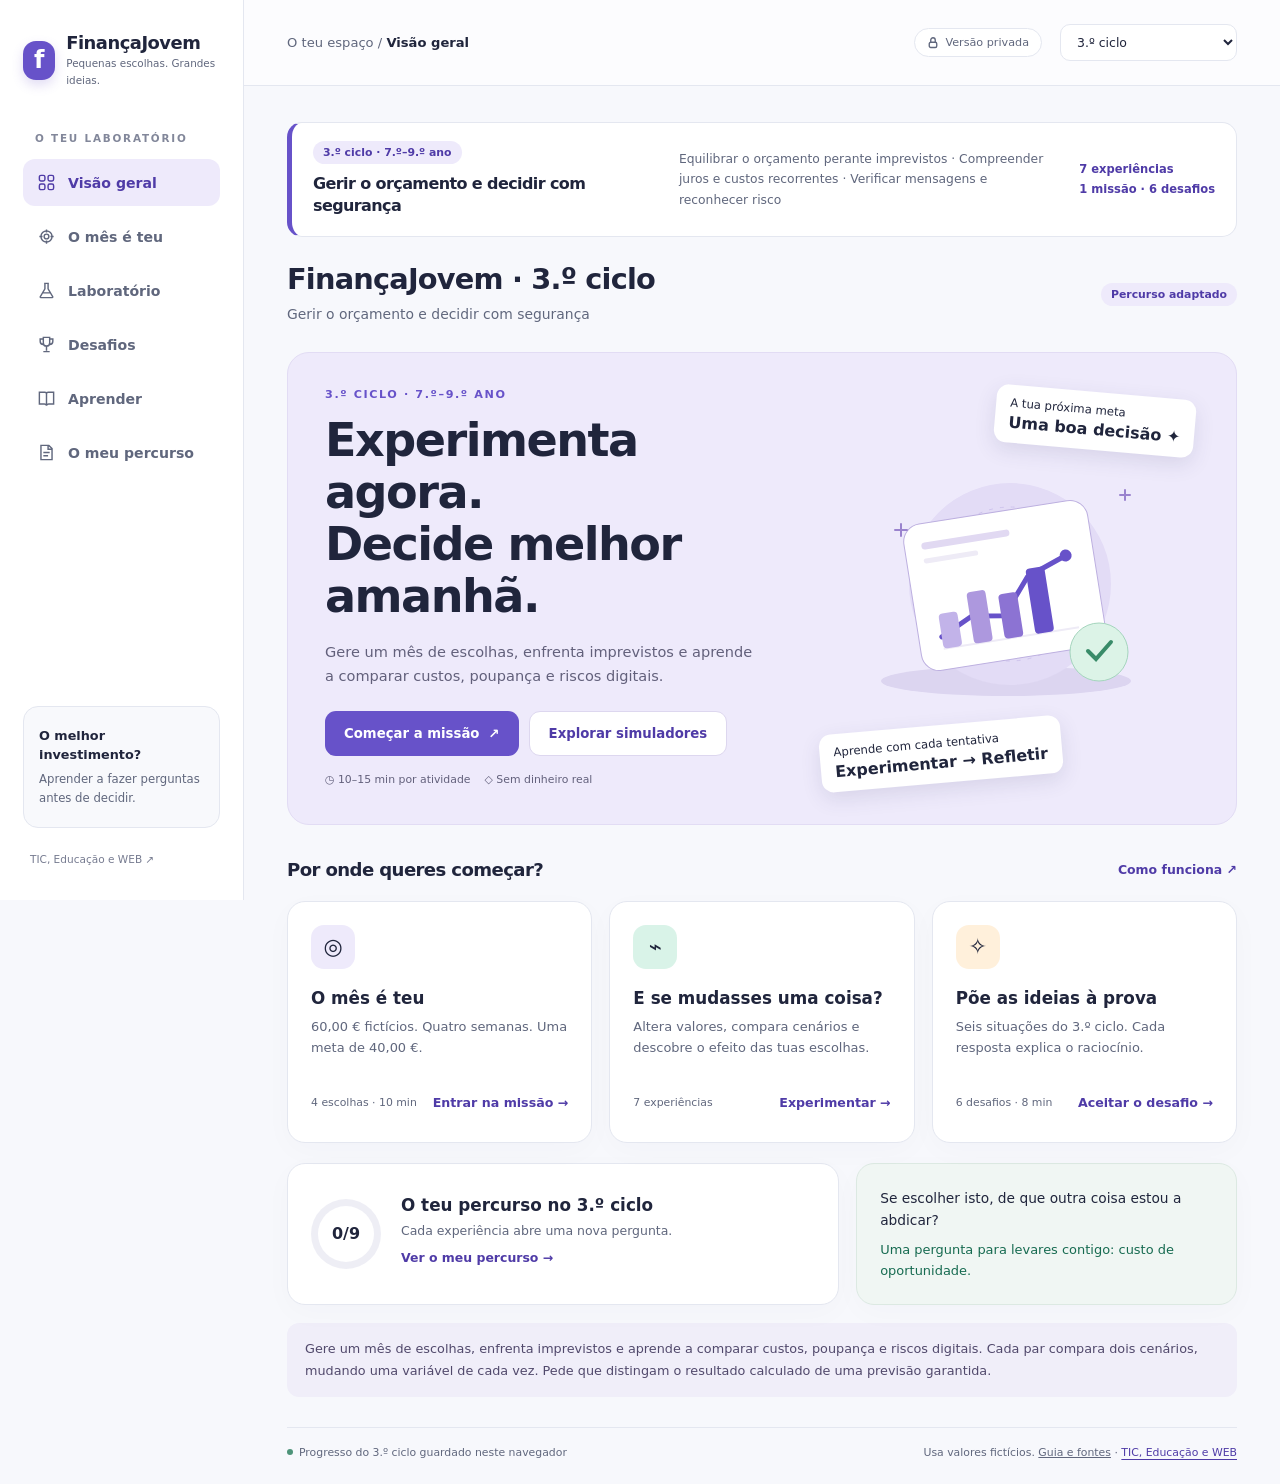
<file: financa-jovem/index.html>
<!doctype html>
<html lang="pt-PT">
<head>
<meta charset="utf-8"><meta name="viewport" content="width=device-width,initial-scale=1">
<meta name="description" content="Explora, decide e aprende. Um laboratório de literacia financeira para a escola, com simulações, desafios e reflexão.">
<meta name="color-scheme" content="light"><title>FinançaJovem — Laboratório de escolhas</title>
<style>
:root{--bg:#f7f8fc;--paper:#fff;--ink:#20253c;--muted:#60677d;--line:#e4e7f0;--purple:#6752c9;--purple-dark:#4f3ba7;--lav:#eeeafb;--mint:#d9f3e8;--green:#176b51;--peach:#fff0db;--red:#a13741;--radius:22px;--shadow:0 8px 30px #26244b06;font-family:Inter,ui-sans-serif,system-ui,-apple-system,BlinkMacSystemFont,"Segoe UI",sans-serif;color:var(--ink);background:var(--bg);font-synthesis:none}
*{box-sizing:border-box}body{margin:0}button,input,select,textarea{font:inherit}button,a,input,select,textarea{touch-action:manipulation}button{cursor:pointer}a{color:var(--purple-dark);text-underline-offset:3px}button:focus-visible,a:focus-visible,input:focus-visible,select:focus-visible,textarea:focus-visible,summary:focus-visible{outline:3px solid #9673f0;outline-offset:4px}button:disabled{cursor:not-allowed;opacity:.5}button{border:0}h1,h2,h3,p{margin:0}h1{font-size:clamp(2rem,3.6vw,3rem);line-height:1.13;letter-spacing:-1.5px}h2{font-size:1.4rem;letter-spacing:-.6px}h3{font-size:1.05rem}p{line-height:1.65}small,.small{font-size:.81rem;line-height:1.6}.muted{color:var(--muted)}.eyebrow{text-transform:uppercase;letter-spacing:1.6px;font-size:.7rem;font-weight:800;color:var(--purple);margin-bottom:13px}.skip{position:fixed;top:-80px;left:20px;z-index:50;background:white;padding:14px}.skip:focus{top:10px}
.app{display:grid;grid-template-columns:244px 1fr;min-height:100vh}.sidebar{position:sticky;top:0;height:100vh;background:var(--paper);border-right:1px solid var(--line);padding:32px 23px;display:flex;flex-direction:column;z-index:5}.brand{display:flex;align-items:center;gap:11px;color:var(--ink);text-decoration:none}.brandmark{width:39px;height:39px;border-radius:13px;background:var(--purple);color:white;display:grid;place-items:center;font-size:24px;font-weight:800;box-shadow:0 5px 12px #6752c933}.brand strong{font-size:1.12rem;letter-spacing:-.5px}.brand small{display:block;font-size:.65rem;color:var(--muted);margin-top:2px}.navlabel{margin:42px 12px 12px;font-size:.65rem;letter-spacing:1.8px;color:#82879a;font-weight:700}.nav{display:flex;flex-direction:column;gap:7px}.nav button{display:flex;align-items:center;gap:12px;text-align:left;background:none;color:var(--muted);padding:13px 14px;border-radius:12px;font-size:.88rem;font-weight:600;min-height:47px}.nav button:hover{background:#f6f4fc}.nav button.active{background:var(--lav);color:var(--purple-dark)}.nav svg{width:19px;height:19px;stroke:currentColor;fill:none;stroke-width:1.8}.side-bottom{margin-top:auto;padding-top:25px}.side-note{padding:18px 15px;background:#f8f9fc;border:1px solid var(--line);border-radius:15px}.side-note strong{font-size:.8rem}.side-note p{font-size:.73rem;color:var(--muted);margin-top:7px}.signature{font-size:.66rem;color:#767b90;margin:23px 0 0 7px}.signature a{color:inherit;text-decoration:none}
.content{min-width:0}.topbar{height:86px;padding:0 43px;display:flex;align-items:center;justify-content:space-between;border-bottom:1px solid var(--line);background:#ffffffa6;gap:15px}.breadcrumb{font-size:.82rem;color:var(--muted)}.breadcrumb b{color:var(--ink);font-weight:600}.top-actions{display:flex;align-items:center;gap:18px}.private{display:inline-flex;align-items:center;gap:6px;border:1px solid var(--line);border-radius:30px;padding:7px 12px;font-size:.7rem;background:white;color:var(--muted)}.private svg{width:12px;height:12px;fill:none;stroke:currentColor;stroke-width:1.8}.level{border:1px solid var(--line);background:white;border-radius:10px;padding:9px 29px 9px 12px;color:var(--ink);font-size:.78rem;max-width:230px}.mobile-brand{display:none}.main{max-width:1330px;margin:auto;padding:36px 43px 25px}.intro-row{display:flex;align-items:center;justify-content:space-between;gap:15px;margin-bottom:26px}.intro-row h1{font-size:1.8rem;letter-spacing:-.8px}.intro-row p{font-size:.87rem;color:var(--muted);margin-top:8px}.tag{font-size:.68rem;padding:5px 10px;border-radius:25px;display:inline-block;font-weight:700;background:var(--lav);color:var(--purple-dark)}.tag.green{background:var(--mint);color:var(--green)}.tag.peach{background:var(--peach);color:#8b571b}
.hero{background:var(--lav);border:1px solid #e2dcf4;border-radius:var(--radius);padding:35px 37px;display:grid;grid-template-columns:1.1fr .9fr;gap:10px;overflow:hidden;position:relative}.hero h2{max-width:440px}.hero p{font-size:.91rem;max-width:430px;margin:17px 0 23px;color:#62607b}.btn{display:inline-flex;align-items:center;justify-content:center;gap:9px;padding:13px 19px;border-radius:11px;background:var(--purple);color:white;font-size:.83rem;font-weight:700;min-height:45px;text-decoration:none;transition:background .15s,transform .15s}.btn:hover{background:var(--purple-dark);transform:translateY(-1px)}.btn.secondary{color:var(--purple-dark);background:white;border:1px solid #ddd7ef}.btn.ghost{background:transparent;color:var(--muted);border:1px solid var(--line)}.btn.danger{background:var(--red)}.btn.small{font-size:.76rem;min-height:38px;padding:9px 13px}.hero-actions,.actions{display:flex;align-items:center;gap:10px;flex-wrap:wrap}.hero-foot{font-size:.68rem!important;margin:15px 0 0!important;display:flex;gap:14px}.hero-art{position:relative;display:grid;place-items:center;min-height:245px}.hero-art svg{width:100%;max-width:340px;overflow:visible}.art-label{position:absolute;background:white;padding:11px 14px;border-radius:12px;box-shadow:0 7px 20px #403d7020;font-size:.73rem;white-space:nowrap}.art-label.one{top:4px;right:4px;transform:rotate(5deg)}.art-label.two{bottom:6px;left:10px;transform:rotate(-5deg)}.art-label b{display:block;font-size:1rem;margin-top:3px}.section-head{display:flex;align-items:center;justify-content:space-between;gap:12px;margin:29px 0 16px}.section-head h2{font-size:1.13rem}.text-button{background:none;color:var(--purple-dark);font-size:.78rem;font-weight:700;padding:8px 0}.grid{display:grid;grid-template-columns:repeat(3,minmax(0,1fr));gap:17px}.card{padding:23px;background:var(--paper);border:1px solid var(--line);border-radius:18px;box-shadow:var(--shadow)}.path{position:relative;display:flex;flex-direction:column;align-items:flex-start;min-height:242px;transition:transform .15s,border .15s}.path:hover{transform:translateY(-3px);border-color:#bdb1e7}.path .icon{display:grid;place-items:center;width:44px;height:44px;border-radius:13px;font-size:22px;margin-bottom:19px;background:var(--lav)}.path:nth-child(2) .icon{background:var(--mint)}.path:nth-child(3) .icon{background:var(--peach)}.path h3{margin-bottom:8px}.path p{font-size:.81rem;color:var(--muted);margin-bottom:20px}.path .bottom{margin-top:auto;width:100%;display:flex;align-items:center;justify-content:space-between;gap:8px}.path .time{font-size:.68rem;color:var(--muted)}.path button{font-size:.79rem;font-weight:750;color:var(--purple-dark);background:none;padding:0;min-height:32px}.bottom-panels{display:grid;grid-template-columns:1.45fr 1fr;gap:17px;margin-top:20px}.progress-card{display:flex;gap:20px;align-items:center}.ring{width:70px;height:70px;flex-shrink:0;position:relative;display:grid;place-items:center;border-radius:50%;background:conic-gradient(var(--purple) var(--pct),#eeeef5 0)}.ring:before{content:"";position:absolute;inset:7px;border-radius:50%;background:white}.ring b{position:relative;font-size:1rem}.progress-card p{font-size:.78rem;color:var(--muted);margin-top:6px}.quote-card{background:#f0f6f3;border-color:#dce9e2}.quote-card p{font-size:.86rem}.quote-card small{display:block;color:var(--green);margin-top:8px}.app-footer{border-top:1px solid var(--line);display:flex;justify-content:space-between;gap:12px;margin-top:30px;padding-top:18px;color:var(--muted);font-size:.68rem}.app-footer button{background:none;color:var(--muted);font-size:inherit;padding:0;text-decoration:underline}.save-indicator{display:flex;gap:6px;align-items:center}.dot{width:6px;height:6px;border-radius:50%;background:#4d9379;flex-shrink:0}
.two-col{display:grid;grid-template-columns:1fr 1fr;gap:22px}.three-col{display:grid;grid-template-columns:repeat(3,minmax(0,1fr));gap:15px}.stack{display:grid;gap:18px}.lead{font-size:.92rem;color:var(--muted);margin-top:10px}.notice{padding:15px 18px;background:#f0eef9;border-radius:12px;font-size:.8rem;line-height:1.7;color:#51496c;margin:18px 0}.notice.green{background:#eaf6f0;color:var(--green)}.notice.peach{background:var(--peach);color:#7e5322}.notice.error{background:#fff0f0;color:var(--red)}.notice:empty{display:none}.panel-title{display:flex;align-items:center;justify-content:space-between;gap:15px;margin-bottom:18px}.panel-title h2{font-size:1.15rem}.stat{padding:17px;border:1px solid var(--line);background:#fafbfe;border-radius:14px}.stat .label{font-size:.72rem;color:var(--muted);display:block;margin-bottom:6px}.stat strong{overflow-wrap:anywhere;font-size:1.45rem;letter-spacing:-.5px}.stat.purple{background:var(--lav);border-color:#e0d9f3}.stat.green{background:#eaf6f0;border-color:#d5eade}.stats{display:grid;grid-template-columns:repeat(3,minmax(0,1fr));gap:12px;margin-bottom:20px}.field{display:flex;flex-direction:column;gap:7px;margin:15px 0}.field label,.field legend{font-size:.8rem;font-weight:650;line-height:1.5}.field input:not([type=range]),.field select,.field textarea{padding:12px 13px;border:1px solid #cdd2e0;border-radius:9px;background:white;color:var(--ink);width:100%;min-height:45px}.field textarea{min-height:90px;resize:vertical}.field input[type=range]{width:100%;accent-color:var(--purple);min-height:30px}.field small{color:var(--muted);font-size:.72rem}.fields{display:grid;grid-template-columns:1fr 1fr;gap:0 16px}.field .range-label{display:flex;justify-content:space-between;gap:10px;align-items:center}.field .range-label output{font-weight:800;color:var(--purple-dark)}fieldset{margin:0;padding:0;border:0}legend{margin-bottom:10px}.bar{display:flex;height:12px;border-radius:10px;overflow:hidden;background:#eeeef5;gap:2px}.bar>span{min-width:0;transition:width .2s}.legend{display:flex;gap:15px;flex-wrap:wrap;margin-top:13px;font-size:.69rem;color:var(--muted)}.key{display:inline-block;width:8px;height:8px;border-radius:3px;margin-right:5px}.mini-line{width:100%;height:190px;display:block}.chart-labels{display:flex;justify-content:space-between;color:var(--muted);font-size:.7rem;margin-top:7px}.table-wrap{overflow:auto}table{border-collapse:collapse;width:100%;font-size:.78rem;text-align:left}th,td{padding:12px 10px;border-bottom:1px solid var(--line)}th{color:var(--muted);font-size:.7rem;font-weight:650}td strong{color:var(--purple-dark)}.steps{display:flex;gap:8px;margin:22px 0}.step{flex:1;background:#e9eaf2;height:5px;border-radius:3px}.step.done{background:var(--purple)}.choice{display:flex;align-items:center;gap:14px;padding:17px;width:100%;text-align:left;background:white;border:1px solid var(--line);border-radius:13px;margin:10px 0;color:var(--ink);transition:border .15s,background .15s}.choice:hover:not(:disabled){border-color:#ab9ddc;background:#faf8ff}.choice.chosen{border-color:var(--purple);background:var(--lav);opacity:1}.choice.correct{border-color:#439875;background:#eaf7f0;opacity:1}.choice.wrong{border-color:#d58b92;background:#fff1f1;opacity:1}.choice .circle{width:29px;height:29px;border:1px solid #d8daea;border-radius:50%;display:grid;place-items:center;flex-shrink:0;font-size:.78rem;background:white}.choice strong{font-size:.87rem;display:block}.choice small{display:block;color:var(--muted);margin-top:5px}.choice .price{margin-left:auto;font-weight:800;font-size:.88rem;white-space:nowrap}.decision-scene{padding:25px;background:#f5f3fc;border-radius:16px;margin-bottom:17px}.decision-scene .scene-symbol{font-size:32px;margin-bottom:17px}.decision-scene h2{margin-bottom:11px}.decision-scene p{font-size:.87rem;color:#615e76}.timeline{list-style:none;padding:0;margin:0}.timeline li{border-left:2px solid #e4def4;padding:2px 0 19px 16px;font-size:.79rem}.timeline li:last-child{padding-bottom:0}.timeline strong{display:block;font-size:.8rem}.timeline p{color:var(--muted);font-size:.75rem;margin-top:4px}.reflection{margin-top:20px}.segmented{display:flex;flex-wrap:wrap;gap:7px;padding:5px;background:#ecedf5;border-radius:12px;width:fit-content;margin:21px 0}.segmented button{padding:10px 15px;border-radius:9px;background:none;color:var(--muted);font-size:.77rem;font-weight:700}.segmented button[aria-pressed=true]{background:white;color:var(--purple-dark);box-shadow:0 2px 6px #2222440a}.lab-grid{display:grid;grid-template-columns:repeat(2,minmax(0,1fr));gap:17px}.lab-card{display:flex;gap:16px;align-items:flex-start;text-align:left;color:var(--ink);transition:transform .15s}.lab-card:hover{border-color:#b5a4e9;transform:translateY(-2px)}.lab-card .lab-icon{background:var(--lav);padding:11px;border-radius:12px;font-size:25px;flex-shrink:0}.lab-card h2{font-size:1rem;margin-bottom:8px}.lab-card p{font-size:.79rem;color:var(--muted);margin-bottom:12px}.back{color:var(--purple-dark);background:none;font-size:.78rem;padding:0;margin-bottom:23px;min-height:25px}.definition{margin:10px 0;border:1px solid var(--line);border-radius:13px;padding:16px 18px;background:white}.definition summary{font-size:.88rem;font-weight:700;cursor:pointer}.definition p{font-size:.83rem;color:var(--muted);margin-top:12px}.definition .example{background:#f7f7fc;padding:12px;border-radius:8px;margin-top:10px}.question-title{font-size:1.4rem;line-height:1.4;margin:15px 0 20px;max-width:750px}.quiz-width{max-width:820px;margin:auto}.list{font-size:.84rem;color:var(--muted);line-height:1.9;padding-left:20px}.empty{padding:30px;text-align:center;color:var(--muted);border:1px dashed #d6d4e1;border-radius:14px;font-size:.85rem}.result-hero{text-align:center;padding:25px 15px}.result-hero .result-icon{font-size:38px;margin-bottom:14px}.result-hero h2{font-size:1.6rem;margin:8px 0}.result-hero p{font-size:.87rem;color:var(--muted);max-width:580px;margin:auto}.report-line{display:flex;align-items:center;justify-content:space-between;gap:16px;border-bottom:1px solid var(--line);padding:15px 0;font-size:.84rem}.report-line:last-child{border-bottom:0}.checkbox{display:flex;gap:10px;align-items:flex-start;font-size:.82rem;line-height:1.7;margin:12px 0}.checkbox input{margin-top:6px;accent-color:var(--purple)}.subheading{font-size:1rem;margin:24px 0 12px}.metric-note{font-size:.74rem;color:var(--muted);margin-top:12px}.source-list{display:flex;flex-direction:column;gap:12px;font-size:.82rem;line-height:1.6}.source-list span{display:block;color:var(--muted);font-size:.73rem}.badge-done{background:var(--mint);color:var(--green);border-radius:50%;width:22px;height:22px;display:inline-grid;place-items:center;font-size:13px;margin-left:5px}.error-text{color:var(--red);font-size:.8rem;line-height:1.6;margin:12px 0}dialog{border:1px solid var(--line);border-radius:20px;padding:28px;max-width:450px;width:calc(100% - 35px);box-shadow:0 20px 70px #20203433;color:var(--ink)}dialog::backdrop{background:#1e20366b}dialog p{font-size:.86rem;color:var(--muted);margin:14px 0 24px}.sr-only{position:absolute;width:1px;height:1px;padding:0;margin:-1px;overflow:hidden;clip:rect(0,0,0,0);white-space:nowrap;border:0}.mobile-menu{display:none}.no-margin{margin:0}.print-title{display:none}
@media(min-width:1500px){.main{padding-top:43px}.hero{padding:43px}.hero-art{min-height:270px}}
@media(max-width:1150px){.app{grid-template-columns:205px 1fr}.sidebar{padding:28px 16px}.topbar{padding:0 26px}.main{padding:29px 26px}.hero{padding:27px}.hero h2{font-size:2.3rem}.art-label.one{right:-8px}.grid{gap:12px}.card{padding:20px}.hero-art{min-height:235px}.stats{gap:8px}.stat{padding:13px}.stat strong{font-size:1.25rem}.bottom-panels{grid-template-columns:1fr 1fr}}
@media(max-width:900px){.app{display:block}.sidebar{position:static;width:100%;height:auto;padding:16px 22px;border-right:0;border-bottom:1px solid var(--line)}.brand{width:fit-content}.brand small{display:none}.navlabel,.side-bottom{display:none}.nav{flex-direction:row;gap:5px;overflow:auto;margin-top:15px;scrollbar-width:thin}.nav button{flex-shrink:0;font-size:.77rem;gap:7px;padding:10px 12px;min-height:40px}.nav svg{width:16px;height:16px}.topbar{height:65px;padding:0 24px}.main{padding:27px 24px}.hero{grid-template-columns:1.1fr .9fr}.hero-art svg{max-width:260px}.art-label{font-size:.63rem}.art-label b{font-size:.85rem}.intro-row h1{font-size:1.6rem}.two-col{gap:16px}.three-col{gap:9px}.private{font-size:.65rem}}
@media(max-width:640px){.sidebar{padding:16px 15px 10px}.brand strong{font-size:1.1rem}.brandmark{width:33px;height:33px;font-size:20px}.nav{margin-top:12px}.nav button{padding:9px 10px}.topbar{padding:0 16px;height:60px}.breadcrumb{display:none}.top-actions{width:100%;justify-content:space-between;gap:8px}.level{font-size:.72rem;max-width:195px;padding:9px 7px}.main{padding:24px 16px}.hero{grid-template-columns:1fr;padding:25px 23px}.hero h2{font-size:2.25rem}.hero p{font-size:.86rem}.hero-art{min-height:205px;max-width:300px;width:100%;margin:20px auto 0}.hero-art svg{width:220px}.art-label.one{right:0;top:5px}.art-label.two{left:0;bottom:0}.hero-foot{gap:10px;font-size:.61rem!important}.grid,.two-col,.three-col,.bottom-panels,.lab-grid{grid-template-columns:1fr}.grid{gap:12px}.path{min-height:0;padding:21px}.path .icon{margin-bottom:15px;width:39px;height:39px}.path p{margin-bottom:15px}.section-head h2{font-size:1.05rem}.section-head{margin-top:26px}.bottom-panels{gap:12px}.quote-card{padding:20px}.intro-row{align-items:flex-start}.intro-row .tag{display:none}.intro-row h1{font-size:1.55rem}.intro-row p{font-size:.81rem}.stats{grid-template-columns:repeat(3,minmax(0,1fr));gap:7px}.stat{padding:12px 10px}.stat .label{font-size:.63rem}.stat strong{font-size:1.12rem}.fields{gap:0 12px}.card{padding:21px}.app-footer{flex-direction:column;font-size:.66rem}.question-title{font-size:1.18rem}.choice{padding:14px 12px;gap:11px}.choice strong{font-size:.8rem}.choice .price{font-size:.81rem}.choice small{font-size:.71rem}.segmented{width:100%}.segmented button{flex:1;font-size:.69rem;padding:10px}.decision-scene{padding:20px}.btn{font-size:.78rem;padding:12px 15px}.notice{font-size:.77rem}.report-line{font-size:.78rem}.progress-card{gap:16px}.lab-card{padding:20px}.mini-line{height:170px}.table-wrap th,.table-wrap td{padding:10px 8px}.hero-actions{gap:8px}}
@media(prefers-reduced-motion:reduce){*{scroll-behavior:auto!important;transition:none!important}}
@media print{.sidebar,.topbar,.app-footer,.back,.segmented,.no-print,.actions,button{display:none!important}.app{display:block}.main{padding:0;max-width:none}.card,.notice{box-shadow:none;break-inside:avoid}.two-col{grid-template-columns:1fr}.print-title{display:block;margin-bottom:20px}.intro-row{margin-bottom:20px}body{background:white}.muted{color:#444}textarea{border:0!important}a{color:#222}.stats{margin-bottom:20px}}

:root[data-level="primeiro"]{--purple:#2464a5;--purple-dark:#184a83;--lav:#e7f0fb}
:root[data-level="segundo"]{--purple:#24775e;--purple-dark:#185742;--lav:#e5f3ec}
:root[data-level="secundario"]{--purple:#485b87;--purple-dark:#2c406b;--lav:#e9edf6}
.hero h2{font-size:clamp(2rem,3.6vw,3rem);line-height:1.13;letter-spacing:-1.5px}
.course-strip{display:flex;align-items:center;gap:22px;border:1px solid var(--line);border-left:5px solid var(--purple);border-radius:15px;background:white;padding:18px 21px;margin-bottom:26px}
.course-strip>div{flex:1;min-width:180px}.course-strip h2{font-size:1rem;margin-top:9px;line-height:1.4}.course-strip p{flex:1.1;font-size:.77rem;color:var(--muted)}.course-count{font-size:.72rem;line-height:1.8;color:var(--purple-dark);font-weight:700;white-space:nowrap}
.coin-row{display:flex;flex-wrap:wrap;gap:7px;margin:20px 0}.coin-row>span{display:grid;place-items:center;width:34px;height:34px;background:#ffedac;border:2px solid #dba931;color:#735016;border-radius:50%;font-size:.68rem;font-weight:800}
@media(max-width:640px){.course-strip{padding:15px;gap:12px;flex-wrap:wrap;margin-bottom:23px}.course-strip>div{flex:1;min-width:160px}.course-strip p{flex-basis:100%;order:3;font-size:.73rem}.course-count{font-size:.65rem}.course-strip h2{font-size:.94rem}.hero h2{font-size:2.1rem}}
@media print{.course-strip{margin-bottom:20px}.course-count{display:none}}

.main:focus{outline:none}
</style>
</head>
<body>
<a class="skip" href="#main">Saltar para o conteúdo</a>
<div class="app">
<aside class="sidebar" aria-label="Menu principal">
 <a href="#inicio" class="brand" aria-label="FinançaJovem — início"><span class="brandmark">f<span class="sr-only">inanças</span></span><span><strong>FinançaJovem</strong><small>Pequenas escolhas. Grandes ideias.</small></span></a>
 <p class="navlabel">O TEU LABORATÓRIO</p><nav class="nav" id="nav"></nav>
 <div class="side-bottom"><div class="side-note"><strong>O melhor investimento?</strong><p>Aprender a fazer perguntas antes de decidir.</p></div><p class="signature"><a href="https://jfborges.com" target="_blank" rel="noopener noreferrer">TIC, Educação e WEB ↗</a></p></div>
</aside>
<div class="content"><header class="topbar"><div class="breadcrumb">O teu espaço <span aria-hidden="true">/</span> <b id="crumb">Visão geral</b></div><div class="top-actions"><span class="private"><svg viewBox="0 0 16 16" aria-hidden="true"><rect x="3" y="7" width="10" height="7" rx="2"/><path d="M5 7V4a3 3 0 016 0v3"/></svg>Versão privada</span><label><span class="sr-only">Ciclo de ensino</span><select class="level" id="level" aria-label="Ciclo de ensino"><option value="primeiro">1.º ciclo</option><option value="segundo">2.º ciclo</option><option value="terceiro">3.º ciclo</option><option value="secundario">Ensino secundário</option></select></label></div></header>
<main class="main" id="main" tabindex="-1"></main>
</div></div>
<dialog id="confirm-dialog" aria-labelledby="dialog-title"><h2 id="dialog-title">Recomeçar?</h2><p id="dialog-text"></p><div class="actions"><button class="btn secondary" id="cancel-dialog">Cancelar</button><button class="btn danger" id="accept-dialog">Recomeçar</button></div></dialog>
<div id="live" class="sr-only" role="status" aria-live="polite"></div>
<script id="finance-model">
'use strict';
const Finance = {
 risk(capital,years,rate,cost=0){return capital*Math.pow((1+rate/100)*(1-cost/100),years)},
 stockBusiness(price,unit,fixed,produced,sold){const revenue=price*sold,cost=fixed+unit*produced;return{revenue,cost,profit:revenue-cost,breakEven:price>0?Math.ceil(cost/price):null}},
 money(v){return new Intl.NumberFormat('pt-PT',{style:'currency',currency:'EUR'}).format(v)},
 round(v){return Math.round((v+Number.EPSILON)*100)/100},
 savings(initial,monthly,months,annual){const r=Math.pow(1+annual/100,1/12)-1;let v=initial;const series=[v];for(let i=0;i<months;i++){v=v*(1+r)+monthly;series.push(v)}return{value:v,paid:initial+monthly*months,gain:v-initial-monthly*months,series}},
 credit(capital,annual,months,fees){const r=annual/1200;const payment=r===0?capital/months:capital*r/(1-Math.pow(1+r,-months));return{payment,total:payment*months+fees,interest:payment*months-capital,fees}},
 budget(income,essential,leisure,saving,reserve,shock=0){const spend=essential+leisure+shock;return{spend,allocated:spend+saving+reserve,free:income-spend-saving-reserve,remaining:income-spend}},
 goal(target,initial,entries){const total=initial+Object.values(entries).reduce((a,b)=>a+b,0);return{total,remaining:Math.max(0,target-total),percent:Math.min(100,total/target*100)}},
 buy(price,volume,need,delivery=0){const packs=Math.ceil(need/volume);return{unit:price/volume,packs,total:packs*price+delivery,excess:packs*volume-need}},
 vat(price,rate,included){const net=included?price/(1+rate/100):price;return{net,tax:net*rate/100,total:net*(1+rate/100)}},
 business(price,unit,fixed,quantity){const margin=price-unit;return{revenue:price*quantity,cost:fixed+unit*quantity,profit:margin*quantity-fixed,breakEven:margin>0?Math.ceil(fixed/margin):null}},
 date(){const d=new Date();return[d.getFullYear(),String(d.getMonth()+1).padStart(2,'0'),String(d.getDate()).padStart(2,'0')].join('-')},
 days(a,b){return Math.round((Date.parse(b+'T12:00:00Z')-Date.parse(a+'T12:00:00Z'))/86400000)}
};
</script>
<script>
'use strict';
const $=s=>document.querySelector(s), $$=s=>[...document.querySelectorAll(s)], money=Finance.money, STORE='financajovem-lab-v1';
const esc=s=>String(s).replace(/[&<>"']/g,c=>({'&':'&amp;','<':'&lt;','>':'&gt;','"':'&quot;',"'":'&#39;'}[c]));
const LEVELS=['primeiro','segundo','terceiro','secundario'];
const levelData={
 primeiro:{name:'1.º ciclo',years:'1.º–4.º ano',theme:'Contar, escolher e guardar',hero:'Pequenas escolhas.<br>Grandes descobertas.',intro:'Conta o dinheiro, escolhe o que precisas e guarda um pouco para depois. Podes aprender com um adulto.',objectives:['Distinguir o que preciso do que quero','Contar o dinheiro que gasto e que sobra','Guardar para uma pequena meta'],labs:['compras','orcamento','poupanca','meta','negocio'],missionTitle:'A minha semana',period:'dia',periodPlural:'dias',budget:20,initial:2,target:10,plan:8,missionIntro:'Tens 20 € de brincar para quatro dias. Já guardaste 2 € no mealheiro. Queres juntar 10 € para um livro. As refeições e as despesas de casa estão asseguradas.',reflection:'O que escolheste? Quanto ficou? O que queres tentar de outra forma?',unit:'unidades',product:'lápis para a turma',shopping:'A turma precisa de 3 lápis iguais. Podes comprar um de cada vez ou uma embalagem. Conta quanto pagas e quantos sobram.',shoppingTip:'Comprar uma embalagem maior pode fazer-te gastar mais dinheiro agora. Conta as unidades de que precisas.',savingPeriod:'semana',savingPlural:'semanas',savingPrompt:'Se guardares 1 € por semana, quantos euros juntas em quatro semanas?',goal:{name:'Um livro para o meu mealheiro',target:10,initial:2,days:7},school:0,defaults:{'b-income':20,'b-essential':6,'b-leisure':4,'b-saving':8,'b-reserve':0,'s-initial':2,'s-monthly':1,'s-months':4,'s-rate':0,'c-need':3,'c-a-price':1,'c-a-volume':1,'c-b-price':4,'c-b-volume':5,'c-delivery':0,'n-price':2,'n-unit':1,'n-fixed':0,'n-quantity':6},presets:{mesada:[20,6,4,8,0],estudante:[10,3,2,5,0],apertado:[10,6,4,3,0]},presetLabels:['20 € para distribuir','Experimentar com 10 €','Um plano que não cabe'],shock:2,guide:'Lê as situações em conjunto, usa moedas de brincar e pede ao aluno que conte em voz alta. Nos primeiros anos, um adulto pode ler os enunciados.',transfer:'Se tivesses menos 2 €, que escolha mudarias?',lessons:[['Preciso ou quero?','Precisar é ter de usar alguma coisa para ficar bem ou fazer uma tarefa. Querer é gostar de ter algo que pode esperar.','Precisas de um lápis para escrever. Um lápis novo só porque tem a tua personagem preferida pode ser um desejo.'],['O dinheiro não chega para tudo','Quando usas dinheiro numa compra, ficas com menos para as outras. Podes escolher e podes esperar.','Tens 5 €. Gastas 2 € num caderno. Ficam 3 €.'],['Guardar um pouco','Poupar é guardar dinheiro para usar mais tarde. Um mealheiro pode ajudar a ver a meta.','Já tens 2 €. Guardas 1 € em cada semana. Depois de quatro semanas tens 6 €.'],['Comprar sem desperdiçar','Uma caixa grande pode ter mais coisas do que precisas. Compara o que pagas e o que vais usar.','Precisas de 3 lápis a 1 € cada. Pagas 3 €. Uma caixa de 5 por 4 € custa mais nesta compra.'],['Pedir ajuda também é decidir','Se uma mensagem ou um jogo pedir dinheiro ou dados, para e fala com um adulto de confiança.','Um prémio que pede a palavra-passe não é motivo para a partilhares.'],['Uma venda tem custos','Receber dinheiro numa venda não significa que possas guardar tudo. Primeiro contas o que gastaste.','Vendes 6 cartões a 2 €: recebes 12 €. O material custou 6 €. Sobram 6 €.']]},
 segundo:{name:'2.º ciclo',years:'5.º–6.º ano',theme:'Planear a mesada e comparar compras',hero:'Faz um plano.<br>Dá sentido à mesada.',intro:'Organiza uma mesada fictícia, compara embalagens e prepara uma visita de estudo. Justifica as tuas escolhas.',objectives:['Distribuir uma mesada e criar uma reserva','Comparar preços e quantidades','Planear uma meta e escolhas da turma'],labs:['orcamento','compras','poupanca','meta','negocio','iva'],missionTitle:'A visita de estudo',period:'etapa',periodPlural:'etapas',budget:40,initial:10,target:30,plan:20,missionIntro:'Tens 40 € fictícios para quatro escolhas antes da visita de estudo. Já guardaste 10 € e queres chegar aos 30 €. As despesas essenciais de casa e o transporte da visita estão assegurados.',reflection:'Que alternativa escolheste e de que outra coisa abdicaste? Explica com os valores.',unit:'unidades',product:'marcadores para um trabalho de grupo',shopping:'O grupo precisa de 6 marcadores equivalentes. Compara embalagens, calcula o custo da quantidade necessária e verifica o que sobra.',shoppingTip:'Compara primeiro a quantidade necessária e depois o preço por unidade. A embalagem com o menor preço unitário pode obrigar a comprar mais.',savingPeriod:'mês',savingPlural:'meses',savingPrompt:'Qual será o efeito de guardar um valor fixo todos os meses? Faz a previsão antes de calcular.',goal:{name:'Uma visita de estudo',target:40,initial:5,days:30},school:200,defaults:{'b-income':40,'b-essential':10,'b-leisure':8,'b-saving':15,'b-reserve':5,'s-initial':5,'s-monthly':5,'s-months':6,'s-rate':0,'c-need':6,'c-a-price':3,'c-a-volume':2,'c-b-price':4,'c-b-volume':3,'c-delivery':0,'t-books':80,'t-sport':60,'t-access':60,'n-price':2.5,'n-unit':1,'n-fixed':6,'n-quantity':12},presets:{mesada:[40,10,8,15,5],estudante:[30,8,6,10,4],apertado:[30,12,10,10,4]},presetLabels:['Mesada de 40 €','Mesada de 30 €','Um plano apertado'],shock:5,guide:'Trabalha em pares. Um aluno faz a previsão e o outro verifica as contas. Troquem de papel e comparem as justificações.',transfer:'Que compra mudaria se a visita fosse antecipada um mês?',lessons:[['Necessidades, desejos e prioridades','Uma necessidade depende da situação. Um desejo pode ter valor, mas é preciso decidir o que cabe nos recursos disponíveis.','Um material pedido para a aula tem prioridade sobre substituir material que ainda funciona.'],['Um orçamento antes de gastar','O orçamento é um plano para o dinheiro que entra, o dinheiro que sai e o dinheiro que decides guardar.','Recebes 40 €. Reservas 10 € para materiais, 8 € para lazer, 15 € para a meta e 5 € para imprevistos. Ficam 2 € livres.'],['Preço por unidade','Divide o preço de uma embalagem pela quantidade. Depois calcula quantas embalagens precisas realmente de comprar.','Uma embalagem de 3 marcadores por 4 € pode sair mais barata por marcador do que 2 por 3 €.'],['Uma reserva para o inesperado','Uma pequena reserva ajuda quando surge uma despesa que não tinhas planeado. Usá-la pode obrigar a voltar a constituí-la.','Se precisas de mais 5 € para um material, podes recorrer a uma reserva de 5 €, em vez de fingir que a despesa não existe.'],['Poupar com um prazo','Define o valor da meta, o que já tens e quanto falta. Distribui o que falta pelo tempo disponível.','Faltam 30 €. Se guardares 5 € por mês, precisas de seis meses, sem juros ou outras entradas.'],['Dinheiro e escolhas coletivas','A turma também pode discutir prioridades para um orçamento comum. Justificar uma distribuição é ouvir necessidades diferentes.','Com 200 € para livros, desporto e acessibilidade, dar mais a uma proposta deixa menos para as outras.'],['Receita e resultado','Receita é o valor das vendas. Para conhecer o resultado, subtrai todos os custos do exercício.','Vendes 12 marcadores a 2,50 €: recebes 30 €. Gastas 12 € em materiais e 6 € na preparação. Sobram 12 €.']]},
 terceiro:{name:'3.º ciclo',years:'7.º–9.º ano',theme:'Gerir o orçamento e decidir com segurança',hero:'Experimenta agora.<br>Decide melhor amanhã.',intro:'Gere um mês de escolhas, enfrenta imprevistos e aprende a comparar custos, poupança e riscos digitais.',objectives:['Equilibrar o orçamento perante imprevistos','Compreender juros e custos recorrentes','Verificar mensagens e reconhecer risco'],labs:['orcamento','poupanca','compras','meta','risco','iva','negocio'],missionTitle:'O mês é teu',period:'semana',periodPlural:'semanas',budget:60,initial:10,target:40,plan:30,missionIntro:'Recebes 60 € fictícios para quatro semanas. As despesas de casa estão asseguradas. Tens 10 € poupados e queres chegar aos 40 €.',reflection:'O que mudarias num próximo mês? Justifica com o saldo, a meta e uma alternativa.',unit:'litros',product:'sumo para uma atividade da turma',shopping:'Precisas de sumo para uma atividade da turma. Os produtos são equivalentes. Compara preço por litro, quantidade, portes e desperdício.',shoppingTip:'Uma embalagem maior pode ter menor preço por litro e, ainda assim, aumentar o total da compra.',savingPeriod:'mês',savingPlural:'meses',savingPrompt:'O que terá mais efeito: começar mais cedo ou aumentar a poupança mensal?',goal:{name:'Visita de estudo',target:120,initial:20,days:60},school:1000,defaults:{'b-income':100,'b-essential':35,'b-leisure':20,'b-saving':25,'b-reserve':10,'s-initial':100,'s-monthly':10,'s-months':24,'s-rate':3,'c-need':2,'c-a-price':2.4,'c-a-volume':1,'c-b-price':6.9,'c-b-volume':3,'c-delivery':1.5,'r-capital':500,'r-years':1,'r-inflation':2,'t-price':100,'t-rate':10,'t-books':400,'t-sport':300,'t-access':300,'n-price':3,'n-unit':1.2,'n-fixed':15,'n-quantity':40},presets:{mesada:[100,35,20,25,10],estudante:[150,55,30,35,15],apertado:[60,35,20,15,10]},presetLabels:['Mesada de 100 €','Rendimento de 150 €','Orçamento apertado'],shock:15,guide:'Cada par compara dois cenários, mudando uma variável de cada vez. Pede que distingam o resultado calculado de uma previsão garantida.',transfer:'Que informação verificarias antes de aceitar uma oferta enviada por mensagem?',lessons:null},
 secundario:{name:'Ensino secundário',years:'10.º–12.º ano',theme:'Autonomia, compromissos e risco',hero:'Pensa no custo total.<br>Planeia a tua autonomia.',intro:'Explora um primeiro orçamento de autonomia. Compara crédito, compromissos futuros, inflação e a viabilidade de um projeto.',objectives:['Avaliar o custo total e compromissos futuros','Relacionar prazo, risco, inflação e custos','Testar a viabilidade de um projeto com incerteza'],labs:['orcamento','credito','risco','poupanca','compras','iva','negocio','meta'],missionTitle:'Primeiro mês de autonomia',period:'decisão',periodPlural:'decisões',budget:450,initial:50,target:250,plan:200,missionIntro:'Tens 450 € fictícios para transportes, alimentação, equipamento e formação neste mês. A habitação e outras despesas estão asseguradas neste cenário. Já tens 50 € guardados e queres chegar aos 250 €. Algumas escolhas comprometem meses futuros.',reflection:'Que compromisso futuro assumiste? Avalia o custo total, a liquidez e o efeito na tua meta.',unit:'litros',product:'bebidas para um evento associativo',shopping:'Uma equipa organiza um evento e precisa de 12 litros de bebidas equivalentes. Compara compra em quantidade, portes e excedentes antes de comprometer o orçamento.',shoppingTip:'Compara o custo total e o efeito de excedentes. A procura real pode ser diferente da quantidade planeada.',savingPeriod:'mês',savingPlural:'meses',savingPrompt:'Compara o efeito do prazo e da taxa. Que custos e riscos estão fora deste modelo?',goal:{name:'Fundo para um projeto de autonomia',target:1200,initial:100,days:180},school:10000,defaults:{'b-income':750,'b-essential':420,'b-leisure':80,'b-saving':100,'b-reserve':70,'s-initial':500,'s-monthly':50,'s-months':60,'s-rate':4,'c-need':12,'c-a-price':2.4,'c-a-volume':1,'c-b-price':6.9,'c-b-volume':3,'c-delivery':4,'r-capital':2000,'r-years':5,'r-inflation':3,'r-cost':0.5,'k-capital':900,'k-rate':10,'k-months':12,'k-fees':30,'t-price':120,'t-rate':20,'t-books':4000,'t-sport':3000,'t-access':3000,'n-price':12,'n-unit':7,'n-fixed':80,'n-quantity':40,'n-produced':60},presets:{mesada:[750,420,80,100,70],estudante:[600,340,60,80,60],apertado:[600,420,90,100,50]},presetLabels:['Autonomia: 750 €','Rendimento reduzido','Compromissos a mais'],shock:90,guide:'Pede um pequeno parecer: cenário escolhido, pressupostos, custos excluídos, risco e informação em falta. Discute também os compromissos que ficam para depois do mês.',transfer:'A prestação cabe este mês. Isso basta para concluir que o compromisso é sustentável?',lessons:null}
};
const missionSets={
 primeiro:[
 {icon:'✏️',title:'Um lápis para a aula',text:'Precisas de escrever. Os três lápis funcionam. Podes escolher como resolver a tarefa.',options:[['Comprar um lápis simples',2,'Ficas com um lápis que serve para a tarefa.'],['Comprar o lápis decorado',4,'O desenho custou mais 2 €. Esse dinheiro já não fica no mealheiro.'],['Usar um lápis que já tens',0,'Usaste algo que ainda funciona e não precisaste de comprar.']]},
 {icon:'🧩',title:'Brincar com um amigo',text:'Queres passar tempo com um amigo. Há três atividades possíveis.',options:[['Atividade com bilhete',3,'Escolheste uma atividade de que gostas e gastaste 3 €.'],['Fazer um jogo em papel',1,'Gastaste 1 € no material. Também podes divertir-te com pouco dinheiro.'],['Usar os jogos da biblioteca',0,'A biblioteca tem jogos para usar sem pagar esta atividade.']]},
 {icon:'🎒',title:'O fecho do estojo partiu-se',text:'Precisas de uma forma de levar os lápis para a escola.',options:[['Comprar um estojo novo',6,'Resolve o problema, mas usa 6 € do dinheiro da semana.'],['Arranjar o fecho',2,'Reparar custou menos e deixou-te continuar a usar o estojo.'],['Reutilizar uma bolsa de casa',0,'Encontraste em casa uma bolsa que serve para a mesma tarefa.']]},
 {icon:'📚',title:'O livro ou mais uma compra?',text:'Queres guardar para o teu livro. Antes de terminar a semana, aparece uma nova escolha.',options:[['Comprar um brinquedo por 6 €',6,'Escolheste o brinquedo. Agora há menos dinheiro para o livro.'],['Guardar o que sobra',0,'O dinheiro continua disponível para o livro que escolheste como meta.'],['Comprar materiais para desenhar',3,'Gastaste 3 € numa atividade criativa. Vê quanto fica para o livro.']]}
 ],
 segundo:[
 {icon:'🥪',title:'Preparar o lanche da visita',text:'O transporte está pago. Para o lanche, compara três soluções que asseguram alimentação.',options:[['Comprar o lanche no local',8,'A comodidade tem um custo. Já não podes usar esses 8 € noutra escolha.'],['Preparar o lanche em casa',3,'Os ingredientes custam 3 €. Planeaste uma alternativa menos dispendiosa.'],['Combinar compra e preparação',5,'Gastaste 5 €. Foi uma escolha intermédia entre custo e conveniência.']]},
 {icon:'📸',title:'Uma recordação da visita',text:'Gostavas de levar uma recordação. Queres também cumprir a tua meta.',options:[['Comprar uma lembrança',10,'A recordação tem valor para ti, mas custa 10 € que deixam de ficar para a meta.'],['Fazer um postal com material',2,'Usaste 2 € numa recordação feita por ti.'],['Guardar fotografias já tiradas',0,'Criaste uma recordação sem uma nova despesa neste exercício.']]},
 {icon:'🎒',title:'A mochila precisa de solução',text:'A alça da mochila está danificada e precisas dela para a visita.',options:[['Reparar a alça',6,'A reparação resolve o problema e prolonga a vida da mochila.'],['Comprar outra mochila',18,'A compra resolve o problema, mas usa uma parte maior do orçamento.'],['Pedir uma mochila emprestada',0,'Uma solução partilhada permite fazer a visita. Combina a devolução.']]},
 {icon:'🎮',title:'Uma subscrição de jogos',text:'Uma aplicação custa 4 € por mês e renova automaticamente. Pensa no compromisso antes de escolher.',options:[['Pagar um mês',4,'Pagaste 4 € agora. Se mantiveres a subscrição durante 12 meses, pagarás 48 €. Aqui só assumimos este primeiro mês.'],['Usar a versão gratuita',0,'Continuas a jogar sem criar esta nova despesa.'],['Comprar um jogo sem subscrição',7,'Pagas 7 € uma vez neste exercício. Compara um pagamento único com vários pagamentos mensais.']]}
 ],
 secundario:[
 {icon:'🚍',title:'Transportes para o mês',text:'Neste cenário, as três alternativas permitem fazer as deslocações necessárias. Valores fictícios para o mês.',options:[['Passe de transporte',40,'Um custo previsível ajuda a planear o mês. Verifica sempre as condições aplicáveis na vida real.'],['Várias deslocações avulsas',72,'A flexibilidade aumentou o custo total deste cenário.'],['Bicicleta disponível e manutenção',18,'A solução é viável nas condições deste exercício. Custos, distâncias e segurança têm de ser avaliados num caso real.']]},
 {icon:'🛍️',title:'Alimentação entre aulas',text:'Estas opções satisfazem as necessidades alimentares previstas no cenário. O que muda é o planeamento e o custo.',options:[['Comprar diariamente sem planear',70,'O custo acumulado de pequenas compras chegou a 70 €.'],['Planear e preparar refeições',48,'A preparação antecipada reduziu o custo para 48 €. O tempo necessário também conta na decisão.'],['Combinar preparação e compras',60,'O compromisso entre conveniência e custo ficou em 60 €.']]},
 {icon:'💻',title:'O equipamento avariou',text:'Precisas de equipamento para estudar. Compara resolver agora com comprometer dinheiro futuro.',options:[['Reparar por 80 €',80,'Pagas 80 € agora e não assumes pagamentos futuros neste exercício.'],['Comprar a prestações: 5 × 40 €',40,'A primeira prestação é 40 €, mas o custo total é 200 €. Ficam 160 € comprometidos para os próximos meses. O resumo reserva esse valor antes de calcular a poupança livre.',{future:160}],['Usar equipamento emprestado',10,'Pagas 10 € de adaptação e resolves a necessidade imediata. A disponibilidade e as condições de empréstimo devem ser confirmadas.']]},
 {icon:'🎓',title:'Aprender mais sem perder a margem',text:'Queres aprofundar um tema. Todas as opções têm recursos adequados à tua necessidade neste cenário.',options:[['Oficina com pagamento único',30,'Pagaste uma formação com custo único de 30 €.'],['Subscrição mensal',18,'Pagas 18 € agora. Manter durante 12 meses custaria 216 €. No exercício podes cancelar antes do próximo mês, pelo que não se assume um novo compromisso obrigatório.'],['Curso gratuito com biblioteca',0,'O acesso gratuito satisfaz esta necessidade no cenário e mantém a tua margem.']]}
 ]
};
const levelLabText={
 primeiro:{orcamento:['Os meus três mealheiros','Distribui 20 € por aquilo de que precisas, brincar e guardar.'],poupanca:['Um euro de cada vez','Conta o que juntas ao guardar todas as semanas.'],compras:['De quantos lápis preciso?','Compra a quantidade de que precisas e conta o que sobra.'],meta:['O meu livro, a minha meta','Vê o teu mealheiro crescer, um registo de cada vez.'],negocio:['A banca de cartões','Conta o dinheiro das vendas e o que gastaste no material.']},
 segundo:{orcamento:['A minha mesada com um plano','Organiza 40 € e prepara uma pequena reserva.'],poupanca:['Mês a mês até à meta','Compara guardar 5 € ou 10 € durante vários meses.'],compras:['Qual embalagem compensa?','Compara marcadores, quantidades e preços por unidade.'],meta:['A visita tem uma data','Define uma meta e acompanha o que falta.'],iva:['A turma decide: 200 €','Distribui um orçamento comum e explica as prioridades.'],negocio:['Uma banca na feira da turma','Distingue receita, custos e resultado.']},
 terceiro:{orcamento:['Um orçamento com imprevistos','Testa um plano de 100 € e uma despesa inesperada.'],poupanca:['Poupança, prazo e juros','Compara três hipóteses e o efeito da capitalização.'],compras:['A promoção compensa?','Compara o preço por litro, os portes e o desperdício.'],meta:['Poupa para um objetivo','Planeia uma meta e regista valores fictícios por dia.'],risco:['O valor pode descer','Explora ganhos, perdas e inflação.'],iva:['Do preço às escolhas coletivas','Calcula um imposto fictício e distribui 1 000 €.'],negocio:['Uma ideia precisa de contas','Relaciona preço, custos e ponto de equilíbrio.']},
 secundario:{orcamento:['O primeiro orçamento de autonomia','Testa um rendimento de 750 € e uma quebra de margem.'],poupanca:['O tempo, a taxa e os pressupostos','Compara um plano de cinco anos e os seus limites.'],compras:['Comprar para um evento','Avalia quantidades, portes e excedentes de stock.'],meta:['Um fundo para a autonomia','Planeia 1 200 € com um prazo e revê o esforço necessário.'],risco:['Risco, inflação e custos','Compara valores nominais e reais depois de um custo anual.'],credito:['A prestação não é tudo','Compara prazos, encargos, TAN, TAEG e MTIC.'],iva:['IVA e orçamento participativo','Extrai imposto incluído e distribui 10 000 € coletivos.'],negocio:['Vender é diferente de produzir','Testa um lote com unidades por vender e analisa a viabilidade.']}
};
function formatNum(v){return new Intl.NumberFormat('pt-PT',{maximumFractionDigits:2}).format(v)}
function budgetQuestion(){return {primeiro:'Conta quanto fica depois de usar e guardar.',segundo:'Se surgir uma despesa de 5 €, que rubrica podes rever para manter o plano?',terceiro:'Como usarias a reserva e que rubrica ajustarias perante este imprevisto?',secundario:'Se o rendimento descesse 15%, que compromissos se manteriam e que margem terias de recuperar?'}[state.level]}
function cfg(){return levelData[state.level]||levelData.terceiro}
function currentEvents(){return missionSets[state.level]||events}
function levelName(l){return levelData[l==='basico'?'segundo':l]?.name||levelData.terceiro.name}
function currentLabs(){return cfg().labs.map(id=>{const base=labs.find(x=>x[0]===id),text=levelLabText[state.level][id];return[id,base[1],text[0],text[1],cfg().name]})}
function activityIds(){return ['missao',...cfg().labs,'quiz']}
function courseStrip(){const c=cfg();return `<section class="course-strip" aria-label="Percurso ativo"><div><span class="tag">${c.name} · ${c.years}</span><h2>${c.theme}</h2></div><p>${c.objectives.join(' · ')}</p><span class="course-count">${c.labs.length} experiências<br>1 missão · 6 desafios</span></section>`}
function rememberProgress(level=state.level){profiles[level]=state}
function switchLevel(level){if(!LEVELS.includes(level))return;state.quizDraft=quizSession;rememberProgress();state=profiles[level]||defaults(level);quizSession=state.quizDraft||null;lab='';save();go(route);announce('Percurso alterado para '+levelName(level)+'. Mudaram a missão, as experiências, os exemplos e os desafios. O progresso de cada percurso é independente.')}
function missionDebt(){return (state.mission?.choices||[]).reduce((sum,v,i)=>sum+(currentEvents()[i].options[v][3]?.future||0),0)}
function missionSaved(){return Math.max(0,missionBalance()-missionDebt())}
function moneyCoins(amount){if(state.level!=='primeiro')return '';const rounded=Math.max(0,Finance.round(amount)),whole=Math.floor(rounded),shown=Math.min(40,whole),cents=Math.round((rounded-whole)*100);return `<div class="coin-row" role="img" aria-label="${shown} moedas de um euro${cents?' e '+cents+' cêntimos':''}${whole>40?'; mostram-se apenas as primeiras 40 moedas':''}">${Array.from({length:shown},()=>'<span aria-hidden="true">1 €</span>').join('')}${cents?`<small class="cent-note" aria-hidden="true">+ ${cents} cêntimos</small>`:''}${rounded===0?'<small>Não há moedas disponíveis.</small>':''}</div>`}

const defaults=(level='terceiro')=>({version:2,level,completed:[],quiz:null,quizDraft:null,mission:null,goal:null,reflection:'',labValues:{},results:{},legacy:null,taxMode:null});
let profiles={},state=defaults(),storageOK=true,storageNote='',route='inicio',quizSession=null,lab='',dialogAction=null;
function normaliseProfile(value,level,old=false){
 const s=value&&typeof value==='object'?value:{},c=levelData[level],p=defaults(level),validDate=v=>typeof v==='string'&&/^\d{4}-\d{2}-\d{2}$/.test(v)&&Number.isFinite(Date.parse(v+'T12:00:00Z'));
 p.taxMode=['included','excluded'].includes(s.taxMode)?s.taxMode:null;
 p.reflection=typeof s.reflection==='string'?s.reflection.slice(0,3000):'';
 p.completed=Array.isArray(s.completed)?[...new Set(s.completed.filter(x=>['missao',...c.labs,'quiz'].includes(x)))]:[];
 p.labValues=Object.fromEntries(Object.entries(s.labValues&&typeof s.labValues==='object'?s.labValues:{}).filter(([key,v])=>/^[a-z]-[a-z-]+$/.test(key)&&Number.isFinite(Number(v))).map(([k,v])=>[k,String(v)]));
 p.results=Object.fromEntries(Object.entries(s.results&&typeof s.results==='object'?s.results:{}).filter(([k,v])=>[...c.labs,'escola'].includes(k)&&typeof v==='string').map(([k,v])=>[k,v.slice(0,12000)]));
 const m=s.mission;if(m&&Array.isArray(m.choices)&&m.choices.length<=4&&m.choices.every(v=>Number.isInteger(v)&&v>=0&&v<3)&&Number.isFinite(Number(m.plan))&&Number(m.plan)>=0){p.mission={plan:Number(m.plan),choices:m.choices.slice(),pending:[null,1,2,3].includes(m.pending)?m.pending:null,reflection:typeof m.reflection==='string'?m.reflection.slice(0,1500):''};if(p.mission.choices.length===4)p.mission.pending=null;}
 const q=s.quiz;if(q&&(q.level==='basico'?'segundo':q.level)===level&&Number.isInteger(q.score)&&q.score>=0&&q.score<=6&&Array.isArray(q.answers)&&q.answers.length===6&&q.answers.every(v=>Number.isInteger(v)&&v>=0&&v<3))p.quiz={level,score:q.score,answers:q.answers.slice(),reflection:typeof q.reflection==='string'?q.reflection.slice(0,1500):''};
 const d=s.quizDraft;if(!old&&d&&d.level===level&&Number.isInteger(d.index)&&d.index>=0&&d.index<=6&&Number.isInteger(d.score)&&d.score>=0&&d.score<=6&&[null,0,1,2].includes(d.selected)&&Array.isArray(d.answers)&&d.answers.length<=6&&d.answers.every(v=>Number.isInteger(v)&&v>=0&&v<3))p.quizDraft={level,index:d.index,score:d.score,selected:d.selected,tried:!!d.tried,answers:d.answers.slice()};
 const g=s.goal;if(g&&Number.isFinite(g.target)&&g.target>0&&Number.isFinite(g.initial)&&g.initial>=0&&validDate(g.start)&&validDate(g.deadline)&&g.deadline>=g.start&&g.entries&&typeof g.entries==='object'){p.goal={name:String(g.name||'A minha meta').slice(0,80),target:g.target,initial:g.initial,start:g.start,deadline:g.deadline,entries:Object.fromEntries(Object.entries(g.entries).filter(([d,v])=>validDate(d)&&d>=g.start&&d<=g.deadline&&Number.isFinite(v)&&v>=0))};}
 if(s.legacy&&typeof s.legacy==='object')p.legacy={points:Number.isFinite(s.legacy.points)?s.legacy.points:0,activities:Array.isArray(s.legacy.activities)?s.legacy.activities.slice(0,30).map(String):[],notes:Array.isArray(s.legacy.notes)?s.legacy.notes.slice(0,30).map(String):[]};
 if(old){p.legacy=p.legacy||{points:0,activities:[],notes:[]};p.legacy.activities.push(...(Array.isArray(s.completed)?s.completed.map(id=>'Atividade na versão anterior: '+id):[]));p.legacy.notes.push(...Object.values(p.results));p.results={};p.labValues={};p.completed=p.completed.filter(id=>['missao','quiz','meta'].includes(id));if(s.quiz&&!p.quiz)p.legacy.notes.push('Último desafio anterior: '+levelName(s.quiz.level)+'; '+s.quiz.score+'/6. O resultado não foi atribuído a outro ciclo.');}
 if(old&&level!=='terceiro'){
  p.legacy=p.legacy||{points:0,activities:[],notes:[]};
  if(p.mission)p.legacy.notes.push('Missão anterior comum a todos os ciclos: plano de guardar '+money(p.mission.plan)+' de 60 €. Escolhas registadas: '+p.mission.choices.map(v=>v+1).join(', ')+'. Reflexão: '+p.mission.reflection);
  p.mission=null;p.completed=p.completed.filter(id=>id!=='missao');
  if(s.level==='basico'&&s.quiz){p.legacy.notes.push('Desafio anterior do 1.º/2.º ciclos: '+s.quiz.score+'/6 à primeira tentativa.');p.quiz=null;p.completed=p.completed.filter(id=>id!=='quiz');}
  if(level==='segundo'){p.legacy.notes.push(...Object.values(p.results));p.results={};p.labValues={};p.completed=p.completed.filter(id=>id==='meta');}
 }
 if(!p.mission)p.completed=p.completed.filter(id=>id!=='missao');if(!p.quiz)p.completed=p.completed.filter(id=>id!=='quiz');if(!p.goal)p.completed=p.completed.filter(id=>id!=='meta');
 return p;
}
try{const parsed=JSON.parse(localStorage.getItem(STORE)||'null');if(parsed?.version===2&&parsed.profiles&&typeof parsed.profiles==='object'){for(const level of LEVELS)if(parsed.profiles[level])profiles[level]=normaliseProfile(parsed.profiles[level],level);const active=LEVELS.includes(parsed.activeLevel)?parsed.activeLevel:'terceiro';state=profiles[active]||defaults(active);}else if(parsed&&parsed.version===1){const level=parsed.level==='basico'?'segundo':LEVELS.includes(parsed.level)?parsed.level:'terceiro';state=normaliseProfile(parsed,level,true);profiles[level]=state;const qlevel=parsed.quiz?.level==='basico'?'segundo':parsed.quiz?.level;if(LEVELS.includes(qlevel)&&qlevel!==level)profiles[qlevel]=normaliseProfile({version:1,level:qlevel,quiz:parsed.quiz,completed:['quiz']},qlevel,true);storageNote='O histórico anterior está preservado no relatório. As novas atividades têm progresso próprio por ciclo. O antigo percurso conjunto do 1.º/2.º ciclos passou para o 2.º ciclo.';}else if(parsed){storageNote='O formato do progresso não foi reconhecido. Podes começar um percurso novo.'}}catch(e){storageOK=false;storageNote='Não foi possível recuperar o progresso. Podes continuar e descarregar o relatório.'}
quizSession=state.quizDraft||null;
function save(){state.quizDraft=quizSession?.level===state.level?quizSession:null;rememberProgress();try{localStorage.setItem(STORE,JSON.stringify({version:2,activeLevel:state.level,profiles}));storageOK=true}catch(e){storageOK=false}updateSave()}

function migratePrevious(){try{if(localStorage.getItem(STORE))return;const old=JSON.parse(localStorage.getItem('financajovem.v2')||'null');if(!old||typeof old!=='object')return;state.legacy={points:Number.isFinite(old.points)?Math.max(0,old.points):0,activities:Array.isArray(old.activities)?old.activities.slice(0,20).map(a=>typeof a==='string'?a:String(a?.label||a?.text||a?.description||'Atividade registada')):[]};const c=old.challenge;if(c&&typeof c.name==='string'&&Number(c.target)>0&&Number(c.saved)>=0&&Number(c.days)>0&&Number(c.days)<=365){const start=/^\d{4}-\d{2}-\d{2}$/.test(c.startedAt||'')?c.startedAt:Finance.date(),d=new Date(start+'T12:00:00Z');d.setUTCDate(d.getUTCDate()+Math.ceil(Number(c.days))-1);const deadline=d.toISOString().slice(0,10),entries={};for(const e of Array.isArray(c.dailyLog)?c.dailyLog:[]){if(e&&/^\d{4}-\d{2}-\d{2}$/.test(e.date)&&e.date>=start&&e.date<=deadline&&Number.isFinite(Number(e.amount))&&Number(e.amount)>=0)entries[e.date]=Number(e.amount)}const logged=Object.values(entries).reduce((a,b)=>a+b,0);state.goal={name:c.name.slice(0,80),target:Number(c.target),initial:Number.isFinite(c.baseSaved)?Math.max(0,c.baseSaved):Math.max(0,Number(c.saved)-logged),start,deadline,entries};}storageNote='Recuperámos o histórico local da versão anterior. Podes consultar a meta e o histórico em «O meu percurso».';save()}catch(e){storageNote='Não foi possível converter o histórico anterior. Os dados originais foram mantidos.'}}
migratePrevious();

function announce(s){$('#live').textContent=s}
function complete(id){if(!state.completed.includes(id)){state.completed.push(id);save()}}
function updateSave(){const el=$('#save-state');if(el)el.innerHTML=`<span class="dot" style="background:${storageOK?'#4d9379':'#bd7534'}"></span>${storageOK?`Progresso do ${esc(levelName(state.level))} guardado neste navegador`:'Sem gravação automática — descarrega o relatório'}`}
const icons={inicio:'<rect x="3" y="3" width="7" height="7" rx="2"/><rect x="14" y="3" width="7" height="7" rx="2"/><rect x="3" y="14" width="7" height="7" rx="2"/><rect x="14" y="14" width="7" height="7" rx="2"/>',missao:'<path d="M12 3v4m0 10v4M3 12h4m10 0h4"/><circle cx="12" cy="12" r="7"/><circle cx="12" cy="12" r="3"/>',laboratorio:'<path d="M9 3h6m-5 0v7L4 20a1 1 0 001 1h14a1 1 0 001-1l-6-10V3M7 15h10"/>',desafios:'<path d="M8 3h8v7a4 4 0 01-8 0V3zM8 5H4v3a4 4 0 004 4m8-7h4v3a4 4 0 01-4 4M12 14v6m-4 1h8"/>',aprender:'<path d="M3 4h7a2 2 0 012 2v15a3 3 0 00-3-2H3V4zm18 0h-7a2 2 0 00-2 2v15a3 3 0 013-2h6V4z"/>',progresso:'<path d="M5 3h10l4 4v14H5V3zm9 0v5h5M8 12h8m-8 4h6"/>'};
const navs=[['inicio','Visão geral'],['missao','O mês é teu'],['laboratorio','Laboratório'],['desafios','Desafios'],['aprender','Aprender'],['progresso','O meu percurso']];
function shell(){ document.documentElement.dataset.level=state.level;const badge=$('.private');if(location.hostname==='insolitos.github.io'&&badge)badge.innerHTML=badge.querySelector('svg').outerHTML+'Laboratório escolar'; $('#nav').innerHTML=navs.map(([id,title])=>`<button data-go="${id}" class="${route===id?'active':''}" ${route===id?'aria-current="page"':''}><svg viewBox="0 0 24 24" aria-hidden="true">${icons[id]}</svg>${id==='missao'?cfg().missionTitle:title}</button>`).join('');$('#crumb').textContent=route==='missao'?cfg().missionTitle:navs.find(n=>n[0]===route)?.[1]||'Visão geral';$('#level').value=state.level }
function footer(){return `<footer class="app-footer"><span class="save-indicator" id="save-state"></span><span>Usa valores fictícios. <button data-go="aprender">Guia e fontes</button> · <a href="https://jfborges.com" target="_blank" rel="noopener noreferrer">TIC, Educação e WEB</a></span></footer>`}
function title(h,p,tag='Explora ao teu ritmo'){return `<div class="intro-row"><div><h1>${h}</h1><p>${p}</p></div><span class="tag">${tag}</span></div>`}
const oldRoutes={'bemvindo-section':['inicio'],'conteudo':['inicio'],'mesada-section':['laboratorio','poupanca'],'consumo-consciente-section':['laboratorio','compras'],'pequeno-negocio-section':['laboratorio','negocio'],'orcamento-section':['laboratorio','orcamento'],'bancos-section':['aprender'],'empreendedorismo-section':['laboratorio','negocio'],'investimentos-section':['laboratorio','risco'],'credito-section':['laboratorio','credito'],'impostos-section':['laboratorio','iva'],'futuro-section':['laboratorio','meta'],'jogos-section':['desafios'],'perfil-section':['progresso'],'basico-submenu':['aprender'],'medio-submenu':['aprender'],'secundario-submenu':['aprender']};
function go(name,focus=true){if(name.startsWith('laboratorio/')){const chosen=name.split('/')[1];lab=labs.some(x=>x[0]===chosen)?chosen:'';name='laboratorio'}if(oldRoutes[name]){const mapped=oldRoutes[name];name=mapped[0];lab=mapped[1]||''}route=navs.some(x=>x[0]===name)?name:'inicio';if(route==='laboratorio'&&!cfg().labs.includes(lab))lab='';const target=route==='laboratorio'&&lab?'laboratorio/'+lab:route;if(location.hash.slice(1)!==target)history.replaceState(null,'','#'+target);render();if(focus){$('#main').focus({preventScroll:true});window.scrollTo({top:0,behavior:'instant'})}}
function render(){shell();let html='';if(route==='inicio')html=home();if(route==='missao')html=mission();if(route==='laboratorio')html=laboratory();if(route==='desafios')html=quiz();if(route==='aprender')html=learn();if(route==='progresso')html=report();$('#main').innerHTML=courseStrip()+html+footer();updateSave();bindView()}
function recommend(){return cfg().intro+' '+cfg().guide}
const activities=['missao','orcamento','poupanca','risco','compras','credito','iva','negocio','meta','quiz'];
function count(){return activityIds().filter(x=>state.completed.includes(x)).length}
function home(){const c=cfg();return `${title('FinançaJovem · '+c.name,c.theme,'Percurso adaptado')}
<section class="hero"><div><div class="eyebrow">${c.name.toUpperCase()} · ${c.years}</div><h2>${c.hero}</h2><p>${c.intro}</p><div class="hero-actions"><button class="btn" data-go="missao">${state.mission?'Retomar a missão':'Começar a missão'} <span aria-hidden="true">↗</span></button><button class="btn secondary" data-go="laboratorio">Explorar simuladores</button></div><p class="hero-foot"><span>◷ 10–15 min por atividade</span><span>◇ Sem dinheiro real</span></p></div>
<div class="hero-art" aria-hidden="true"><svg viewBox="0 0 340 250"><ellipse cx="171" cy="218" rx="125" ry="15" fill="#dcd5f0"/><circle cx="175" cy="121" r="101" fill="#e3dcf6"/><circle cx="175" cy="121" r="77" fill="none" stroke="#cfc4ed" stroke-dasharray="4 7"/><g transform="rotate(-9 160 126)"><rect x="77" y="50" width="186" height="148" rx="18" fill="#fff" stroke="#bdb0e0"/><rect x="94" y="69" width="89" height="7" rx="3.5" fill="#e1d9f2"/><rect x="94" y="85" width="55" height="5" rx="2.5" fill="#eeebf6"/><path d="M100 165L133 149L165 154L194 119L235 104" stroke="#6752c9" stroke-width="5" fill="none" stroke-linecap="round" stroke-linejoin="round"/><path d="M100 177h137" stroke="#eeebf6" stroke-width="2"/><circle cx="235" cy="104" r="6" fill="#6752c9"/><rect x="100" y="142" width="19" height="35" rx="4" fill="#c2b3e9"/><rect x="131" y="125" width="19" height="52" rx="4" fill="#ad98de"/><rect x="162" y="132" width="19" height="45" rx="4" fill="#8c73d3"/><rect x="193" y="111" width="19" height="66" rx="4" fill="#6752c9"/></g><circle cx="264" cy="189" r="29" fill="#dcf3e7" stroke="#a4d5bd"/><path d="M253 188l8 8 15-17" stroke="#398b69" fill="none" stroke-width="4" stroke-linecap="round"/><path d="M60 67h12m-6-6v12m219-41h10m-5-5v10" stroke="#9a83ce" stroke-width="2" stroke-linecap="round"/></svg><span class="art-label one">A tua próxima meta<b>Uma boa decisão ✦</b></span><span class="art-label two">Aprende com cada tentativa<b>Experimentar → Refletir</b></span></div></section>
<div class="section-head"><h2>Por onde queres começar?</h2><button class="text-button" data-go="aprender">Como funciona <span aria-hidden="true">↗</span></button></div><div class="grid">
<article class="card path"><div class="icon" aria-hidden="true">◎</div><h3>${c.missionTitle}</h3><p>${money(c.budget)} fictícios. Quatro ${c.periodPlural}. Uma meta de ${money(c.target)}.</p><div class="bottom"><span class="time">4 escolhas · 10 min</span><button data-go="missao">Entrar na missão →</button></div></article>
<article class="card path"><div class="icon" aria-hidden="true">⌁</div><h3>E se mudasses uma coisa?</h3><p>Altera valores, compara cenários e descobre o efeito das tuas escolhas.</p><div class="bottom"><span class="time">${c.labs.length} experiências</span><button data-go="laboratorio">Experimentar →</button></div></article>
<article class="card path"><div class="icon" aria-hidden="true">✧</div><h3>Põe as ideias à prova</h3><p>Seis situações do ${c.name.toLowerCase()}. Cada resposta explica o raciocínio.</p><div class="bottom"><span class="time">6 desafios · 8 min</span><button data-go="desafios">Aceitar o desafio →</button></div></article></div>
<div class="bottom-panels"><section class="card progress-card"><div class="ring" style="--pct:${count()/activityIds().length*100}%"><b>${count()}/${activityIds().length}</b></div><div><h3>O teu percurso no ${c.name.toLowerCase()}</h3><p>${count()?'Já estás a construir o teu repertório de decisões.':'Cada experiência abre uma nova pergunta.'}</p><button class="text-button" data-go="progresso">Ver o meu percurso →</button></div></section><aside class="card quote-card"><p>${state.level==='primeiro'?'Se gastar aqui, quanto fica para guardar?':state.level==='secundario'?'Quanto custa no total e o que fica por pagar?':'Se escolher isto, de que outra coisa estou a abdicar?'}</p><small>${state.level==='primeiro'?'Conta o que tens. Escolhe. Vê o que sobra.':state.level==='secundario'?'Olha para o custo total e para os compromissos futuros.':'Uma pergunta para levares contigo: custo de oportunidade.'}</small></aside></div><div class="notice">${recommend()}</div>${storageNote?`<div class="notice peach">${esc(storageNote)}</div>`:''}`}
const events=[
{icon:'🥪',title:'O lanche de cada dia',text:'Esta semana tens três formas de organizar os lanches. Todos os valores incluem a semana completa. A alimentação está assegurada em todas as opções.',options:[['Comprar no café',12,'É cómodo, mas deixa menos dinheiro para outras escolhas.'],['Preparar em casa',4,'Os ingredientes também custam dinheiro. Planeaste e reduziste o gasto.'],['Combinar as duas opções',8,'Equilibraste conveniência e custo. O plano pode ter espaço para ambos.']]},
{icon:'🎬',title:'O convite dos amigos',text:'Os teus amigos querem combinar uma atividade. Podes propor uma alternativa. O lazer tem valor; decide quanto cabe no teu plano.',options:[['Cinema e pipocas',18,'Escolheste uma experiência de lazer. O seu custo de oportunidade são 18 € que já não ficam para a meta.'],['Piquenique no parque',4,'Partilhar uma atividade pode custar menos sem eliminar o convívio.'],['Atividade gratuita na biblioteca',0,'O acesso gratuito a serviços públicos cria oportunidades de lazer e aprendizagem.']]},
{icon:'🎧',title:'Um imprevisto: avariou-se!',text:'Os auscultadores que usas no trabalho escolar avariaram. Precisas de uma solução para as próximas aulas.',options:[['Reparar os auscultadores',14,'A reparação resolveu o problema por menos dinheiro e prolongou a vida do produto.'],['Comprar uns novos',26,'Resolvem o problema, mas exigem mais dinheiro agora. Convém comparar durabilidade e garantia.'],['Pedir emprestado e comprar um adaptador',2,'Uma solução partilhada satisfez a necessidade imediata. Terás de combinar a devolução.']]},
{icon:'📱',title:'Só hoje! Ou será?',text:'Aparece uma promoção de uma aplicação de jogos. A subscrição custa 6 € por mês e renova automaticamente. Tens também outras opções.',options:[['Subscrever durante um mês',6,'Se não cancelares, são 72 € ao longo de 12 meses. Um pequeno custo recorrente pode tornar-se significativo.'],['Continuar com a versão gratuita',0,'Adiaste a compra e mantiveste a margem para o teu objetivo. Voltar a decidir mais tarde é uma opção.'],['Comprar um jogo sem subscrição',10,'É um custo único neste exercício. Comparar o preço total ajuda a perceber o compromisso.']]}
];
function missionBalance(){return cfg().budget-(state.mission?.choices||[]).reduce((sum,v,i)=>sum+currentEvents()[i].options[v][1],0)}
function mission(){
 const c=cfg(),m=state.mission,E=currentEvents();
 if(!m)return `${title(c.missionTitle,c.missionIntro,'Missão · '+c.name)}<div class="two-col"><section class="card"><div class="eyebrow">O TEU PLANO ANTES DE ESCOLHER</div><h2>${state.level==='primeiro'?'Vamos encher o mealheiro?':'O que queres conseguir?'}</h2><div class="stats"><div class="stat"><span class="label">Para as escolhas</span><strong>${money(c.budget)}</strong></div><div class="stat"><span class="label">Já guardado</span><strong>${money(c.initial)}</strong></div><div class="stat purple"><span class="label">Meta final</span><strong>${money(c.target)}</strong></div></div><div class="notice green">${state.level==='primeiro'?`Já tens ${money(c.initial)}. Para chegar a ${money(c.target)}, faltam ${money(c.target-c.initial)}.`:`Para chegar à meta, precisas de guardar mais ${money(c.target-c.initial)}. Vais comparar o plano com o resultado das quatro escolhas.`}</div>${moneyCoins(c.budget)}<form id="mission-start"><div class="field"><label for="mission-plan">Quanto planeias guardar dos ${money(c.budget)}?</label><input id="mission-plan" type="number" min="0" max="${c.budget}" step="1" value="${c.plan}" required><small>Este é o teu plano. O dinheiro que sobra só é guardado no final da missão.</small></div><button class="btn">Começar: ${c.missionTitle} →</button></form></section><aside class="card"><h3>Quatro escolhas, passo a passo</h3><ol class="list"><li>${state.level==='primeiro'?'Lê com um adulto, se precisares.':'Lê o contexto e os valores.'}</li><li>Escolhe uma alternativa.</li><li>Vê quanto fica e lê a explicação.</li><li>${state.level==='secundario'?'Conta também o dinheiro já comprometido para meses futuros.':'Compara o que guardaste com o teu plano.'}</li></ol><div class="notice">Podes sair e retomar. Esta missão pertence ao percurso ${c.name.toLowerCase()}. Mudar de ciclo preserva-a.</div></aside></div>`;
 const n=m.choices.length,balance=missionBalance(),debt=missionDebt(),done=n===E.length;
 if(done){const saved=missionSaved(),total=c.initial+saved;return `${title(c.missionTitle+' · concluída','Olha para a escolha, a conta e a consequência.','4 de 4 '+c.periodPlural)}<section class="card"><div class="result-hero"><div class="result-icon" aria-hidden="true">✦</div><span class="tag green">${c.name}</span><h2>${total>=c.target?'A meta ficou ao teu alcance.':'A meta pede um novo plano.'}</h2><p>${state.level==='primeiro'?`Tinham ficado ${money(balance)}. Juntaste esse dinheiro aos ${money(c.initial)} que já estavam no mealheiro.`:`Depois das despesas, ficaram ${money(balance)}. ${debt?`Reservámos ${money(debt)} para pagamentos futuros já assumidos; a poupança livre deste mês é ${money(saved)}.`:`Esse saldo pode ser guardado para a meta.`}`}</p></div><div class="stats"><div class="stat"><span class="label">Gasto agora</span><strong>${money(c.budget-balance)}</strong></div><div class="stat purple"><span class="label">Poupança final livre</span><strong>${money(total)}</strong></div><div class="stat green"><span class="label">Meta</span><strong>${money(c.target)}</strong></div></div>${moneyCoins(total)}<div class="notice ${saved>=m.plan?'green':'peach'}">Planeavas guardar ${money(m.plan)} e conseguiste guardar ${money(saved)} livres. ${total<c.target?'Faltam '+money(c.target-total)+' para a meta.':'A meta foi atingida neste cenário.'} ${debt?'O dinheiro reservado para prestações futuras não foi contado como poupança livre.':''}</div><div class="two-col"><div><h3 class="subheading">As tuas escolhas</h3>${missionHistory()}</div><div><div class="field"><label for="mission-reflection">${c.reflection}</label><textarea id="mission-reflection" maxlength="1500" placeholder="Escolhi… porque…">${esc(m.reflection||'')}</textarea></div><div class="actions"><button class="btn" data-go="progresso">Ver o meu percurso</button><button class="btn secondary" data-action="restart-mission">Experimentar outras escolhas</button></div></div></div></section>`}
 const answered=m.pending!==null,e=E[n],option=answered?e.options[m.pending-1]:null,cost=option?.[1]||0,future=option?.[3]?.future||0;
 return `${title(c.missionTitle,c.missionIntro,c.period[0].toUpperCase()+c.period.slice(1)+' '+(n+1)+' de 4')}<div class="stats"><div class="stat purple"><span class="label">Disponível ${answered?'depois da escolha':'agora'}</span><strong>${money(balance-cost)}</strong></div><div class="stat"><span class="label">Plano: guardar</span><strong>${money(m.plan)}</strong></div><div class="stat green"><span class="label">${state.level==='secundario'?'Compromissos futuros':'Já no mealheiro'}</span><strong>${money(state.level==='secundario'?debt+future:c.initial)}</strong></div></div>${moneyCoins(balance-cost)}<div class="steps" aria-label="${n} de 4 escolhas concluídas">${E.map((x,i)=>`<span class="step ${i<n?'done':''}"></span>`).join('')}</div><div class="two-col"><section class="card"><div class="decision-scene"><div class="scene-symbol" aria-hidden="true">${e.icon}</div><div class="eyebrow">${c.period.toUpperCase()} ${n+1}</div><h2>${e.title}</h2><p>${e.text}</p></div>${e.options.map(([label,amount,feedback,commitment],i)=>`<button class="choice ${answered&&m.pending===i+1?'chosen':''}" data-choice="${i}" ${answered||amount>balance?'disabled':''}><span class="circle">${i+1}</span><span><strong>${label}</strong>${amount>balance?'<small>O dinheiro disponível não chega para esta escolha.</small>':commitment?.future?`<small>Mais ${money(commitment.future)} a pagar depois deste mês.</small>`:''}</span><span class="price">${money(amount)}</span></button>`).join('')}${answered?`<div class="notice green" role="status"><strong>O que aconteceu?</strong><br>${option[2]}<br>${state.level==='primeiro'?`${money(balance)} − ${money(cost)} = ${money(balance-cost)}.`:`Ficas com ${money(balance-cost)} disponíveis agora.`}</div><button class="btn" data-action="mission-next">${n===3?'Ver o resultado':'Próxima escolha'} →</button>`:`<p class="metric-note">${state.level==='primeiro'?'Escolhe. Depois conta quanto dinheiro ficou.':'Compara uma alternativa com o que terias de deixar para depois.'}</p>`}</section><aside class="stack"><section class="card"><h3>O teu plano</h3><p class="lead">Guardar ${money(m.plan)} e usar até ${money(c.budget-m.plan)} nas escolhas.</p><div class="notice">Já gastaste ${money(c.budget-balance+cost)}. ${state.level==='secundario'?`Além disso, estão comprometidos ${money(debt+future)} para depois deste mês.`:balance-cost<m.plan?'O dinheiro que fica é menor do que planeavas guardar. Podes rever a próxima escolha.':'Ainda tens dinheiro para a tua intenção de poupança.'}</div><h3 class="subheading">O que já aconteceu</h3>${n?missionHistory():'<p class="small muted">A história começa na primeira escolha.</p>'}</section><button class="btn ghost" data-action="restart-mission">Recomeçar esta missão</button></aside></div>`;
}
function missionHistory(){return `<ol class="timeline">${state.mission.choices.map((choice,i)=>{const option=currentEvents()[i].options[choice];return `<li><strong>${cfg().period} ${i+1} · ${esc(option[0])}</strong><p>${money(option[1])} agora${option[3]?.future?' e '+money(option[3].future)+' depois':''} · ${option[2]}</p></li>`}).join('')}</ol>`}
const labs=[['orcamento','◫','Um orçamento que faz sentido','Distribui o dinheiro e testa um imprevisto.','Todos os níveis'],['poupanca','⌁','O tempo também conta','Compara três hipóteses de poupança e juros.','Todos os níveis'],['compras','🛒','A promoção compensa?','Compara quantidades, preços e portes.','Todos os níveis'],['meta','◎','Poupa para um objetivo','Planeia uma meta e regista valores fictícios por dia.','Todos os níveis'],['risco','↗','E se o valor descer?','Explora ganhos, perdas e poder de compra.','3.º ciclo · Secundário'],['credito','▤','A prestação não é tudo','Compara prazos e o custo de um empréstimo.','Secundário'],['iva','%','Impostos e escolhas coletivas','Desmonta um preço e distribui um orçamento escolar.','3.º ciclo · Secundário'],['negocio','✦','Uma ideia, muitas contas','Descobre receitas, custos e ponto de equilíbrio.','Todos os níveis']];
function laboratory(){const c=cfg();if(lab&&!c.labs.includes(lab))lab='';if(!lab)return `${title('Laboratório · '+c.name,'Experiências escolhidas para este percurso: '+c.theme.toLowerCase()+'.',c.labs.length+' experiências')}<div class="notice">${recommend()} Os valores iniciais, as tarefas e as explicações são os deste ciclo. Podes mudar os valores para experimentar.</div><div class="lab-grid">${currentLabs().map(([id,icon,h,p,level])=>`<button class="card lab-card" data-lab="${id}"><span class="lab-icon" aria-hidden="true">${icon}</span><span><h2>${h} ${state.completed.includes(id)?'<span class="badge-done" aria-label="Explorado neste percurso">✓</span>':''}</h2><p>${p}</p><span class="tag">${level}</span></span></button>`).join('')}</div>`;const info=currentLabs().find(x=>x[0]===lab);return `<button class="back" data-action="back-labs">← Experiências do ${c.name.toLowerCase()}</button>${title(info[2],info[3],c.name)}${({orcamento:budgetView,poupanca:savingsView,compras:shoppingView,meta:goalView,risco:riskView,credito:creditView,iva:taxView,negocio:businessView}[lab])()}`}
function num(id,label,value,min=0,max=100000,step='0.01',help=''){return `<div class="field"><label for="${id}">${label}</label><input id="${id}" name="${id}" type="number" min="${min}" max="${max}" step="${step}" value="${value}" required>${help?`<small>${help}</small>`:''}</div>`}
function val(id,fallback){return state.labValues[id]??cfg().defaults[id]??fallback}
function read(id){const e=$('#'+id);if(!e||!e.checkValidity())throw Error('Confere o valor de '+(e?.labels?.[0]?.textContent||id));const n=Number(e.value);if(!Number.isFinite(n))throw Error('Introduz um número válido.');return n}
function labError(s){const e=$('#lab-error');if(e){e.textContent=s;e.setAttribute('role','alert')}}
function remember(ids){for(const id of ids)state.labValues[id]=$('#'+id).value;save()}
function errorSlot(){return '<p id="lab-error" class="error-text" role="alert"></p>'}
function budgetView(){const c=cfg(),young=state.level==='primeiro';return `<div class="two-col"><section class="card"><div class="panel-title"><h2>${young?'Conta e distribui':'Planeia antes de gastar'}</h2><span class="tag green">Atualização imediata</span></div><div class="actions">${['mesada','estudante','apertado'].map((id,i)=>`<button class="btn secondary small" data-preset="${id}">${c.presetLabels[i]}</button>`).join('')}</div><form id="budget-form"><div class="fields">${num('b-income',young?'Dinheiro que tens (€)':'Rendimento disponível (€)',val('b-income',100),0,10000)}${num('b-essential',young?'Para o que precisas (€)':'Despesas necessárias (€)',val('b-essential',35),0,10000)}${num('b-leisure',young?'Para brincar e passear (€)':'Despesas de lazer (€)',val('b-leisure',20),0,10000)}${num('b-saving',young?'Para guardar (€)':'Para o objetivo (€)',val('b-saving',25),0,10000)}${young?'<input id="b-reserve" type="hidden" value="0">':num('b-reserve','Reserva para imprevistos (€)',val('b-reserve',10),0,10000)}</div><div class="field"><label for="b-shock">${young?'E se precisares de mais um material?':'E se surgir uma despesa inesperada?'}</label><select id="b-shock"><option value="0">Sem nova despesa</option><option value="${c.shock}">Material ou reparação: +${c.shock} €</option><option value="${c.shock*2}">Imprevisto maior: +${c.shock*2} €</option></select><small>${young?'Conta também este gasto.':'O imprevisto é uma despesa adicional. Podes utilizar a reserva, reduzindo o montante que planeavas manter nela.'}</small></div>${errorSlot()}<button class="btn">Guardar esta experiência</button></form></section><section class="card" id="budget-result" aria-live="polite"></section></div>`}
function calcBudget(record=false){try{const ids=['b-income','b-essential','b-leisure','b-saving','b-reserve'],ns=ids.map(read),shock=read('b-shock'),r=Finance.budget(...ns,shock),young=state.level==='primeiro';labError('');$('#budget-result').innerHTML=`<h2>${young?'Vamos ver as contas':'Para onde vai o dinheiro?'}</h2><p class="lead">${young?'Dinheiro que tens':'Rendimento'}: ${money(ns[0])}</p><div class="stats" style="margin-top:20px"><div class="stat"><span class="label">${young?'Para usar':'Despesas totais'}</span><strong>${money(r.spend)}</strong></div><div class="stat purple"><span class="label">Para guardar</span><strong>${money(ns[3]+ns[4])}</strong></div><div class="stat"><span class="label">${r.free<0?'Falta':'Livre'}</span><strong>${money(Math.abs(r.free))}</strong></div></div><div class="bar" role="img" aria-label="Distribuição do orçamento de ${money(ns[0])}; despesas ${money(r.spend)}, poupança e reserva ${money(ns[3]+ns[4])}, livre ${money(r.free)}">${[ns[1]+shock,ns[2],ns[3],ns[4],Math.max(0,r.free)].map((v,i)=>`<span style="width:${v/Math.max(1,r.allocated,ns[0])*100}%;background:${['var(--purple)','#b6a7e1','#67b795','#9bd6bd','#e1e4ed'][i]}"></span>`).join('')}</div><div class="legend"><span>Necessidades</span><span>Lazer</span><span>Objetivo${young?'':' e reserva'}</span><span>Livre</span></div>${moneyCoins(Math.max(0,r.free))}<div class="notice ${r.free<0?'error':'green'}">${r.free<0?`Queres distribuir ${money(r.allocated)}, mas só tens ${money(ns[0])}. Faltam ${money(-r.free)}. Revê uma escolha.`:r.free===0?'Todo o dinheiro tem um lugar no plano. Uma nova despesa pede uma nova distribuição.':`Depois de usar e guardar o que planeaste, ficam ${money(r.free)} livres.`}</div><h3>${young?'A conta, passo a passo':'Uma pergunta para testar o plano'}</h3><p class="lead">${young?`${money(ns[0])} − ${money(ns[1]+shock)} para necessidades − ${money(ns[2])} para brincar − ${money(ns[3])} para guardar = ${money(r.free)}.`:budgetQuestion()}</p><div class="notice">${young?'O dinheiro guardado continua a ser teu. Não pode ser contado outra vez como dinheiro livre.':shock?'Se usares a reserva para pagar o imprevisto, reduz essa rubrica no plano. O mesmo euro não pode financiar duas finalidades ao mesmo tempo.':'O dinheiro do objetivo e da reserva continua a ser teu, mas já tem uma finalidade no orçamento.'}</div>`;if(record){remember([...ids,'b-shock']);complete('orcamento');announce('Experiência guardada neste percurso.')}}catch(e){labError(e.message);$('#budget-result').innerHTML='<div class="notice error">Confere os números para veres uma conta válida.</div>'}}
function savingsView(){const c=cfg(),simple=['primeiro','segundo'].includes(state.level);return `<div class="two-col"><section class="card"><h2>${simple?'Quanto achas que vais juntar?':'Antes de calcular, prevê'}</h2><p class="lead">${c.savingPrompt}</p><form id="savings-form"><div class="fields">${num('s-initial',simple?'Dinheiro já guardado (€)':'Valor inicial (€)',val('s-initial',100),0,100000)}${num('s-monthly','Guardar por '+c.savingPeriod+' (€)',val('s-monthly',10),0,10000)}${num('s-months','Quantas '+c.savingPlural+'?',val('s-months',24),1,simple?60:600,1)}${simple?'<input id="s-rate" type="hidden" value="0">':num('s-rate','Taxa anual efetiva hipotética (%)',val('s-rate',3),0,15,'0.1')}</div><div class="field"><label for="s-prediction">A minha previsão, em euros (opcional)</label><input id="s-prediction" type="number" min="0" max="1000000000" step="0.01" inputmode="decimal" placeholder="Quanto achas que haverá no final?"></div>${errorSlot()}<button class="btn">${simple?'Ver e comparar as contas':'Comparar três hipóteses'} →</button></form><p class="metric-note">${simple?'Dinheiro fictício, sem juros. Somamos o valor guardado no fim de cada '+c.savingPeriod+'.':'Entregas no final de cada mês. Capitalização mensal equivalente à taxa anual efetiva. Sem impostos, custos, inflação ou levantamentos; taxas fictícias e constantes.'}</p></section><section class="card" id="savings-result"><div class="empty">Faz uma previsão. Depois experimenta guardar o dobro e compara.</div></section></div>`}
function calcSavings(){try{const ids=['s-initial','s-monthly','s-months','s-rate'],[initial,monthly,months,rate]=ids.map(read),simple=['primeiro','segundo'].includes(state.level),c=cfg(),r=Finance.savings(initial,monthly,months,simple?0:rate),prediction=$('#s-prediction').value;remember(ids);complete('poupanca');const rows=simple?[['O teu plano',r.value],['Guardar o dobro por '+c.savingPeriod,initial+monthly*2*months],['Guardar durante o dobro do tempo',initial+monthly*months*2]]:[['Sem juros',Finance.savings(initial,monthly,months,0).value],['A tua hipótese: '+formatNum(rate)+'%',r.value],['Taxa alternativa: '+formatNum(rate+1)+'%',Finance.savings(initial,monthly,months,rate+1).value]];$('#savings-result').innerHTML=`<h2>${simple?'O que fica guardado':'O plano ao longo do tempo'}</h2><div class="stats" style="margin-top:20px"><div class="stat"><span class="label">Valor inicial</span><strong>${money(initial)}</strong></div><div class="stat"><span class="label">Novas entregas</span><strong>${money(monthly*months)}</strong></div><div class="stat purple"><span class="label">No final</span><strong>${money(r.value)}</strong></div></div>${simple?`<div class="notice green">${money(initial)} + (${months} × ${money(monthly)}) = <strong>${money(r.value)}</strong>.</div>${moneyCoins(r.value)}`:lineChart(r.series,Array.from({length:months+1},(_,i)=>initial+monthly*i))}<div class="table-wrap"><table><caption class="sr-only">Comparação de três planos</caption><thead><tr><th>Plano</th><th>Total</th></tr></thead><tbody>${rows.map(([label,total])=>`<tr><td>${label}</td><td><strong>${money(total)}</strong></td></tr>`).join('')}</tbody></table></div><div class="notice">${prediction!==''?`Previste ${money(Number(prediction))}. A diferença para o teu plano é ${money(Math.abs(Number(prediction)-r.value))}.<br>`:''}${simple?'Guardar com regularidade aproxima-te da meta. Um prazo maior e uma entrega maior mudam o total.':`Colocaste ${money(r.paid)} e os juros calculados são ${money(r.gain)}. Os juros acumulados também podem gerar juros. Não se trata de uma oferta nem de uma previsão.`}</div><p class="small muted">${simple?'Consegues explicar por que razão duplicar a entrega não duplica o dinheiro que já tinhas no início?':state.level==='terceiro'?'O que muda se duplicares o prazo? Faz a previsão e verifica o efeito dos juros.':'Como alterariam os custos, os impostos e a inflação a interpretação deste resultado?'}</p>`;labError('');announce('Planos de poupança comparados.')}catch(e){labError(e.message)}}
function lineChart(series,comparison=null){const all=comparison?[...series,...comparison]:series,min=Math.min(0,...all),max=Math.max(1,...all),plot=a=>a.map((v,i)=>`${25+i/(a.length-1||1)*450},${155-(v-min)/(max-min)*130}`).join(' ');return `<svg class="mini-line" viewBox="0 0 500 180" role="img" aria-label="Evolução do total: começa em ${money(series[0])} e termina em ${money(series.at(-1))}. ${comparison?'Dinheiro colocado no final: '+money(comparison.at(-1)):''}"><path d="M25 25H475M25 90H475M25 155H475" stroke="#e8e8f0" fill="none"/>${comparison?`<polyline points="${plot(comparison)}" fill="none" stroke="#67b795" stroke-width="2.5" stroke-dasharray="5 5"/>`:''}<polyline points="${plot(series)}" fill="none" stroke="#6752c9" stroke-width="3.5" stroke-linejoin="round" stroke-linecap="round"/><text x="25" y="176" font-size="11" fill="#60677d">Início</text><text x="475" y="176" text-anchor="end" font-size="11" fill="#60677d">Fim</text></svg>`}
function riskView(){const senior=state.level==='secundario';return `<div class="two-col"><section class="card"><h2>${senior?'Três cenários depois dos custos':'O mesmo dinheiro, três resultados'}</h2><p class="lead">${senior?'Analisa prazo, custo anual e inflação em conjunto. Um resultado calculado não é uma previsão.':'Um investimento pode ganhar ou perder valor. Compara hipóteses antes de pensar num ganho.'}</p><form id="risk-form"><div class="fields">${num('r-capital','Capital fictício (€)',val('r-capital',500),1,100000)}${num('r-years','Prazo (anos)',val('r-years',1),1,30,1)}${num('r-inflation','Inflação anual hipotética (%)',val('r-inflation',2),0,20,'0.1')}${senior?num('r-cost','Custo anual sobre o valor (%)',val('r-cost',0.5),0,10,'0.1'):'<input id="r-cost" type="hidden" value="0">'}</div>${errorSlot()}<button class="btn">Explorar ganhos e perdas</button></form><div class="notice">Uma perda de 20% transforma 100 € em 80 €. Para voltar a 100 €, é necessário ganhar 25% sobre os 80 €.</div><p class="metric-note">Hipóteses constantes de −10%, +2% e +8% anuais; reinvestimento anual; sem reforços ou impostos. ${senior?'O custo percentual é retirado ao valor no fim de cada ano.':'Neste exercício não se incluem custos.'} Sem probabilidades atribuídas.</p></section><section class="card" id="risk-result"><div class="empty">Faz uma previsão. Depois verifica se o capital e o poder de compra aumentam ou diminuem.</div></section></div>`}
function calcRisk(){try{const ids=['r-capital','r-years','r-inflation','r-cost'],[p,y,inf,cost]=ids.map(read);remember(ids);complete('risco');$('#risk-result').innerHTML=`<h2>No fim de ${y} ${y===1?'ano':'anos'}</h2><div class="table-wrap"><table><caption class="metric-note">Cenários calculados, sem garantias ou probabilidades.</caption><thead><tr><th>Hipótese anual bruta</th><th>Valor ${cost?'após custos':'nominal'}</th><th>Poder de compra*</th></tr></thead><tbody>${[-10,2,8].map(rate=>{const nominal=Finance.risk(p,y,rate,cost),real=nominal/Math.pow(1+inf/100,y);return `<tr><td>${rate>0?'+':''}${formatNum(rate)}%</td><td>${money(nominal)}</td><td>${money(real)}</td></tr>`}).join('')}</tbody></table></div><p class="metric-note">* Em euros com o poder de compra do início. Inflação: ${formatNum(inf)}% por ano. ${cost?'Custo: '+formatNum(cost)+'% por ano.':''}</p><div class="notice peach">O resultado pode ficar abaixo dos ${money(p)} iniciais. As perdas reais podem ser superiores às hipóteses apresentadas, incluindo a perda total em certos produtos. Um prazo maior não garante lucro.</div><h3>Que informação falta?</h3><p class="lead">${state.level==='secundario'?'Custos concretos, impostos, condições de saída, riscos do produto e capacidade para suportar perdas. Testa o mesmo cenário com um custo anual maior.':'Quando precisas deste dinheiro? Podes perder parte dele? Conheces a entidade e os custos?'}</p><p class="small muted">Diversificar pode reduzir a exposição a um único ativo; não elimina todos os riscos.</p>`;labError('')}catch(e){labError(e.message)}}
function shoppingView(){const c=cfg(),young=state.level==='primeiro',second=state.level==='segundo',units=c.unit;return `<div class="two-col"><section class="card"><h2>${young?'Vamos comprar lápis?':'Qual é o custo da quantidade necessária?'}</h2><p class="lead">${c.shopping}</p><form id="shopping-form">${num('c-need','Quantidade necessária ('+units+')',val('c-need',2),units==='litros'?0.1:1,100,units==='litros'?'0.1':'1')}<div class="fields">${num('c-a-price','A · preço da embalagem (€)',val('c-a-price',2.4),0.01,1000)}${num('c-a-volume','A · '+units+' por embalagem',val('c-a-volume',1),units==='litros'?0.1:1,100,units==='litros'?'0.1':'1')}${num('c-b-price','B · preço da embalagem (€)',val('c-b-price',6.9),0.01,1000)}${num('c-b-volume','B · '+units+' por embalagem',val('c-b-volume',3),units==='litros'?0.1:1,100,units==='litros'?'0.1':'1')}</div>${young||second?'<input id="c-delivery" type="hidden" value="0">':num('c-delivery','B · portes por encomenda (€)',val('c-delivery',1.5),0,1000)}${errorSlot()}<button class="btn">${young?'Contar quanto pago':'Comparar o custo real'}</button></form></section><section class="card" id="shopping-result"><div class="notice">${c.shoppingTip}</div></section></div>`}
function calcShopping(){try{const ids=['c-need','c-a-price','c-a-volume','c-b-price','c-b-volume','c-delivery'],[need,ap,av,bp,bv,delivery]=ids.map(read),a=Finance.buy(ap,av,need),b=Finance.buy(bp,bv,need,delivery),young=state.level==='primeiro',c=cfg();remember(ids);complete('compras');$('#shopping-result').innerHTML=`<h2>${young?'O que compro, o que pago':'Preço por unidade e total da compra'}</h2><div class="table-wrap"><table><thead><tr><th></th><th>Opção A</th><th>Opção B</th></tr></thead><tbody>${young?'':`<tr><th>Por ${c.unit==='litros'?'litro':'unidade'}, sem portes</th><td>${money(a.unit)}</td><td>${money(b.unit)}</td></tr>`}<tr><th>Embalagens a comprar</th><td>${a.packs}</td><td>${b.packs}</td></tr><tr><th>Total a pagar</th><td><strong>${money(a.total)}</strong></td><td><strong>${money(b.total)}</strong></td></tr><tr><th>${c.unit} a mais</th><td>${formatNum(Finance.round(a.excess))}</td><td>${formatNum(Finance.round(b.excess))}</td></tr></tbody></table></div><div class="notice green">${Math.abs(a.total-b.total)<.005?'As opções custam o mesmo.':`A opção ${a.total<b.total?'A':'B'} custa menos ${money(Math.abs(a.total-b.total))}.`} ${young?'Conta os lápis de que precisas e os que ficam a mais.':'O total inclui as embalagens inteiras necessárias e os portes indicados.'}</div><h3>${young?'E se precisasses de mais lápis?':'A decisão muda com a quantidade?'}</h3><p class="lead">${young?'Muda a quantidade e volta a contar.':'Altera só a quantidade necessária. Que opção passa a compensar? Como utilizarias o excedente?'}</p>`;labError('')}catch(e){labError(e.message)}}
function creditView(){return `<div class="two-col"><section class="card"><h2>Uma prestação mais baixa chega?</h2><p class="lead">Compara um prazo com outro duas vezes maior. O crédito é um compromisso futuro, não um rendimento.</p><form id="credit-form"><div class="fields">${num('k-capital','Montante emprestado (€)',val('k-capital',600),1,100000)}${num('k-rate','TAN hipotética (%)',val('k-rate',12),0,50,'0.1')}${num('k-months','Prazo A (meses)',val('k-months',12),1,180,1)}${num('k-fees','Encargo inicial fixo (€)',val('k-fees',20),0,10000)}</div>${errorSlot()}<button class="btn">Comparar os dois prazos</button></form><p class="metric-note">Prestações mensais constantes; taxa mensal = TAN/12; sem carência. O encargo inicial é pago à parte, não financiado. Excluem-se impostos, seguros e outros custos. Os totais usam prestações sem arredondamento intermédio.</p></section><section class="card" id="credit-result"><div class="empty">Experimenta também uma TAN de 0%. Um crédito sem juros pode continuar a ter encargos.</div></section></div><div class="notice"><strong>TAN</strong>: taxa usada para os juros. <strong>TAEG</strong>: medida anual do custo global, incluindo outros encargos previstos. <strong>MTIC</strong>: total a pagar pelo crédito. Na vida real, compara TAEG e MTIC de propostas comparáveis e lê a informação pré-contratual. Este simulador não calcula a TAEG.</div>`}
function calcCredit(){try{const ids=['k-capital','k-rate','k-months','k-fees'],[p,rate,months,fees]=ids.map(read),a=Finance.credit(p,rate,months,fees),b=Finance.credit(p,rate,months*2,fees);remember(ids);complete('credito');$('#credit-result').innerHTML=`<h2>Menos por mês, mais no total?</h2><div class="table-wrap"><table><thead><tr><th></th><th>A · ${months} meses</th><th>B · ${months*2} meses</th></tr></thead><tbody><tr><th>Prestação mensal</th><td>${money(a.payment)}</td><td>${money(b.payment)}</td></tr><tr><th>Juros</th><td>${money(a.interest)}</td><td>${money(b.interest)}</td></tr><tr><th>Encargo inicial</th><td>${money(fees)}</td><td>${money(fees)}</td></tr><tr><th>Total simulado</th><td><strong>${money(a.total)}</strong></td><td><strong>${money(b.total)}</strong></td></tr></tbody></table></div><div class="notice peach">${rate===0?`Com TAN de 0%, os juros são nulos, mas o encargo inicial mantém-se: ${money(fees)}.`:`O prazo B reduz a prestação em ${money(a.payment-b.payment)}, mas aumenta o custo total em ${money(b.total-a.total)}.`}</div><p class="lead">Que parte de um rendimento mensal ficaria comprometida? O que aconteceria perante uma quebra de rendimento?</p>`;labError('')}catch(e){labError(e.message)}}
function taxView(){const c=cfg(),second=state.level==='segundo';return `<div class="two-col">${second?`<section class="card"><div class="eyebrow">UMA DECISÃO DA TURMA</div><h2>O que fazemos com ${money(c.school)}?</h2><p class="lead">A escola tem este valor fictício para três propostas. Podes distribuir o dinheiro por livros, desporto e acessibilidade.</p><div class="notice">Cada escolha deve ter uma razão. Ouve as necessidades dos colegas. Não há uma única distribuição correta.</div><p class="lead">Se deres mais 20 € aos livros, de onde podem vir esses 20 €?</p></section>`:`<section class="card"><h2>O imposto dentro de um preço</h2><p class="lead">Usa uma taxa fictícia do exercício. ${state.level==='terceiro'?'Começa por adicionar o imposto a uma base.':'Compara adicionar o imposto com extrair o imposto que já está incluído.'}</p><form id="tax-form"><div class="fields">${num('t-price','Preço do exercício (€)',val('t-price',120),0,100000)}${num('t-rate','Taxa do exercício (%)',val('t-rate',20),0,100,'0.1')}</div><div class="field"><label for="t-mode">O preço introduzido…</label><select id="t-mode"><option value="excluded" ${state.level==='terceiro'?'selected':''}>Ainda não inclui o imposto</option><option value="included" ${state.level==='secundario'?'selected':''}>Já inclui o imposto</option></select></div>${errorSlot()}<button class="btn">Desmontar o preço</button></form><div id="tax-result"></div><p class="metric-note">As taxas são fictícias. As regras reais dependem do bem ou serviço e da região; consulta a Autoridade Tributária.</p></section>`}<section class="card"><h2>${second?'A tua proposta para a turma':'Um orçamento participativo'}</h2><p class="lead">Distribui ${money(c.school)} fictícios. Uma verba maior para uma proposta reduz a margem para as outras.</p><form id="school-form">${num('t-books','Livros e leitura (€)',val('t-books',400),0,c.school,10)}${num('t-sport','Atividades desportivas (€)',val('t-sport',300),0,c.school,10)}${num('t-access','Acessibilidade e inclusão (€)',val('t-access',300),0,c.school,10)}<button class="btn secondary">Avaliar a distribuição</button></form><div id="school-result" aria-live="polite"></div><p class="metric-note">${second?'Um orçamento comum pede escolhas e explicações.':'Os impostos financiam serviços através dos orçamentos públicos; o exercício não liga diretamente o imposto desta compra à escola.'}</p></section></div>`}
function calcTax(){try{const ids=['t-price','t-rate'],[p,rate]=ids.map(read),included=$('#t-mode').value==='included',r=Finance.vat(p,rate,included);remember(ids);complete('iva');$('#tax-result').innerHTML=`<div class="notice green" role="status">Base: <strong>${money(r.net)}</strong><br>Imposto: <strong>${money(r.tax)}</strong><br>Total: <strong>${money(r.total)}</strong></div><p class="small muted">${included?'Base = preço total ÷ (1 + taxa/100). O imposto incluído não se obtém multiplicando diretamente o total pela taxa.':'Imposto = base × taxa/100. Total = base + imposto.'}</p>`;labError('')}catch(e){labError(e.message)}}
function businessView(){const young=state.level==='primeiro',senior=state.level==='secundario';return `<div class="two-col"><section class="card"><h2>${young?'Cartões feitos pela turma':senior?'Um lote de t-shirts para um evento':'Uma banca na feira da escola'}</h2><p class="lead">${young?'Vais fazer e vender seis cartões. Conta o que recebes e o que gastas em material.':senior?'Produzir e vender são decisões diferentes. Testa o resultado quando uma parte do lote fica por vender.':'A equipa prepara marcadores. Conta o custo de preparar a banca e o custo de cada unidade.'}</p><form id="business-form"><div class="fields">${num('n-price','Preço de venda por unidade (€)',val('n-price',3),0,1000)}${num('n-unit','Material por unidade (€)',val('n-unit',1.2),0,1000)}${young?'<input id="n-fixed" type="hidden" value="0">':num('n-fixed','Custos fixos (€)',val('n-fixed',15),0,100000)}${senior?num('n-produced','Unidades produzidas',val('n-produced',60),0,10000,1):''}${num('n-quantity',senior?'Unidades vendidas':'Unidades feitas e vendidas',val('n-quantity',40),0,10000,1)}</div>${errorSlot()}<button class="btn">Fazer as contas</button></form><p class="metric-note">${senior?'O material é pago para todo o lote, incluindo as unidades por vender.':'Neste exercício, todas as unidades feitas são vendidas.'} Sem impostos, remuneração do trabalho ou outros encargos.</p></section><section class="card" id="business-result"><div class="notice">${young?'O dinheiro que recebes não é todo para guardar: primeiro pagas o material.':senior?'Se só venderes parte do lote, a receita desce, mas os custos do material produzido mantêm-se.':'Receita não é lucro. É preciso subtrair os custos.'}</div></section></div>`}
function calcBusiness(){try{const ids=['n-price','n-unit','n-fixed','n-quantity'],[p,c,f,q]=ids.map(read),young=state.level==='primeiro',senior=state.level==='secundario',produced=senior?read('n-produced'):q;if(q>produced)throw Error('As unidades vendidas não podem superar as unidades produzidas.');const r=senior?Finance.stockBusiness(p,c,f,produced,q):Finance.business(p,c,f,q);remember(senior?[...ids,'n-produced']:ids);complete('negocio');$('#business-result').innerHTML=`<h2>${young?'Quanto posso guardar?':'O resultado da atividade'}</h2><div class="stats" style="margin-top:20px"><div class="stat"><span class="label">${young?'Recebo':'Receita'}</span><strong>${money(r.revenue)}</strong></div><div class="stat"><span class="label">${young?'Gasto':'Custos'}</span><strong>${money(r.cost)}</strong></div><div class="stat purple"><span class="label">${r.profit<0?'Prejuízo':young?'Sobra':'Resultado'}</span><strong>${money(r.profit)}</strong></div></div><div class="notice ${r.profit<0?'peach':'green'}">${young?`${q} × ${money(p)} = ${money(r.revenue)} nas vendas.<br>${q} × ${money(c)} = ${money(r.cost)} em material.<br>${money(r.revenue)} − ${money(r.cost)} = ${money(r.profit)}.`:senior?`Produziste ${produced} e vendeste ${q}. Ficam ${produced-q} unidades em stock. ${r.breakEven===null?'Sem preço de venda positivo, não consegues pagar o lote com vendas.':`Ao preço indicado, precisas de vender ${r.breakEven} unidades para pagar os custos deste lote${r.breakEven>produced?' — mais do que as unidades disponíveis':''}.`}`:r.breakEven===null?'O preço não supera o custo por unidade. Vender mais não cria margem positiva.':`Precisas de vender pelo menos ${r.breakEven} unidades para cobrir os custos deste modelo.`}</div>${moneyCoins(Math.max(0,r.profit))}<h3>${young?'E se fizeres só três cartões?':senior?'E se venderes todo o lote?':'E se venderes menos?'}</h3><p class="lead">${young?'Muda a quantidade. O que acontece ao material e ao dinheiro que sobra?':senior?'Mantém a produção e muda apenas as vendas. Depois testa o preço. Que risco corres se produzires sem conhecer a procura?':'Altera a quantidade. Neste modelo, produzir menos também reduz o custo de material.'}</p>`;labError('')}catch(e){labError(e.message)}}
function goalView(){const g=state.goal;if(!g){const today=Finance.date(),d=new Date(today+'T12:00:00');d.setDate(d.getDate()+cfg().goal.days);const end=[d.getFullYear(),String(d.getMonth()+1).padStart(2,'0'),String(d.getDate()).padStart(2,'0')].join('-');return `<div class="two-col"><section class="card"><h2>Transforma uma vontade num plano</h2><form id="goal-start"><div class="field"><label for="g-name">Nome da meta fictícia</label><input id="g-name" value="${esc(cfg().goal.name)}" required maxlength="80" autocomplete="off"></div><div class="fields">${num('g-target','Meta total (€)',cfg().goal.target,0.01,100000)}${num('g-initial','Já poupado (€)',cfg().goal.initial,0,100000)}</div><div class="field"><label for="g-deadline">Data limite</label><input id="g-deadline" type="date" min="${today}" max="2036-12-31" value="${end}" required></div>${errorSlot()}<button class="btn">Criar o meu plano</button></form></section><aside class="card"><h3>Uma meta é mais do que um número</h3><p class="lead">Define o valor, o prazo e o ponto de partida. Depois revê o plano quando algo mudar.</p><div class="notice">Usa apenas dados inventados. Não precisas de identificar o aluno nem de introduzir informações da tua família.</div><p class="small muted">O registo é diário. Se corrigires o mesmo dia, o valor anterior é substituído; não é somado outra vez.</p></aside></div>`}
const r=Finance.goal(g.target,g.initial,g.entries),today=Finance.date(),left=Math.max(0,Finance.days(today,g.deadline)),elapsed=Math.max(0,Finance.days(g.start,today));return `<div class="two-col"><section class="card"><div class="panel-title"><h2>${esc(g.name)}</h2><span class="tag green">${state.level==='primeiro'?money(r.total)+' de '+money(g.target):r.percent.toFixed(0)+'%'}</span></div><div class="stats"><div class="stat purple"><span class="label">Guardado</span><strong>${money(r.total)}</strong></div><div class="stat"><span class="label">Meta</span><strong>${money(g.target)}</strong></div><div class="stat"><span class="label">Dias restantes</span><strong>${left}</strong></div></div><div class="bar" role="progressbar" aria-label="Progresso da meta" aria-valuenow="${r.percent.toFixed(0)}" aria-valuemin="0" aria-valuemax="100"><span style="width:${r.percent}%;background:var(--purple)"></span></div><div class="notice ${r.remaining===0?'green':left===0?'peach':''}">${r.remaining===0?'Atingiste a meta fictícia. Que hábito te ajudou?':left===0?'Chegaste à data limite com '+money(r.remaining)+' por guardar. Podes criar um novo plano e discutir o prazo.':state.level==='primeiro'?`Falta guardar ${money(r.remaining)} e tens ${left} dias até à data limite. Em que dia queres guardar esse dinheiro?`:`Faltam ${money(r.remaining)}. Como referência, cerca de ${money(r.remaining/(left+1))} por dia, contando hoje e a data limite.`}</div><p class="small muted">Início: ${formatDate(g.start)} · Limite: ${formatDate(g.deadline)} · ${elapsed} dias decorridos.</p><h3 class="subheading">Registos diários</h3>${Object.keys(g.entries).length?`<div class="table-wrap"><table><thead><tr><th>Dia</th><th>Poupança</th></tr></thead><tbody>${Object.entries(g.entries).sort(([a],[b])=>b.localeCompare(a)).slice(0,31).map(([day,amount])=>`<tr><td>${formatDate(day)}</td><td>${money(amount)}</td></tr>`).join('')}</tbody></table></div><p class="metric-note">Últimos 31 dias registados. O relatório inclui todos.</p>`:'<p class="small muted">Ainda não há registos. O valor inicial é '+money(g.initial)+'.</p>'}<button class="text-button" data-action="reset-goal">Criar outra meta</button></section><section class="card"><h2>Registar ou corrigir um dia</h2><p class="lead">Um dia tem um único valor. Podes escrever 0 para remover o seu contributo.</p><form id="goal-record"><div class="field"><label for="g-day">Dia do registo</label><input id="g-day" type="date" min="${g.start}" max="${today<g.deadline?today:g.deadline}" value="${today<=g.deadline?today:g.deadline}" required></div>${num('g-amount','Valor fictício poupado nesse dia (€)',g.entries[today<=g.deadline?today:g.deadline]||0,0,100000)}${errorSlot()}<button class="btn">Guardar o valor deste dia</button></form><div class="notice">Editar 5 € para 7 € no mesmo dia aumenta o total apenas em 2 €. Todos os valores ficam neste navegador.</div><button class="btn secondary" data-go="progresso">Levar os registos para o relatório</button></section></div>`}
function formatDate(s){return new Intl.DateTimeFormat('pt-PT').format(new Date(s+'T12:00:00'))}
const questionBanks={
primeiro:[
['Tens 5 €. Compras um caderno por 2 €. Quanto dinheiro fica?',['2 €','3 €','7 €'],1,'5 € − 2 € = 3 €. Podes contar cinco moedas e retirar duas.'],
['Precisas de escrever na aula. Qual é uma necessidade nesta situação?',['Ter um lápis que escreva.','Ter o lápis mais caro.','Ter três estojos novos.'],0,'O lápis que escreve permite fazer a tarefa. O preço ou a decoração podem corresponder a um desejo.'],
['Já tens 2 € no mealheiro. Guardas mais 1 €. Quanto tens agora?',['1 €','2 €','3 €'],2,'2 € + 1 € = 3 €. O dinheiro que guardas junta-se ao que já tinhas.'],
['Precisas de 3 lápis a 1 € cada. Uma caixa de 5 custa 4 €. Qual compra exige menos dinheiro agora?',['A caixa de 5.','Os 3 lápis separados.','As duas custam 4 €.'],1,'3 × 1 € = 3 €. Comprar a caixa faria gastar 4 € e ficar com dois lápis a mais.'],
['Um jogo pede a palavra-passe de um adulto para ganhar um prémio. O que fazes?',['Partilho depressa.','Invento dados de outra pessoa.','Paro e peço ajuda a um adulto de confiança.'],2,'Não partilhes palavras-passe. Um prémio anunciado pode ser uma forma de tentar obter dados.'],
['Vendes 4 cartões por 2 € cada. O material custou 4 €. Quanto sobra, sem outros gastos?',['4 €','8 €','12 €'],0,'Recebes 4 × 2 € = 8 €. Pagas os 4 € do material. Sobram 4 €.']
],
segundo:[
['Tens 40 €. Planeias 10 € para materiais, 8 € para lazer, 15 € para a meta e 5 € de reserva. Quanto fica livre?',['2 €','7 €','12 €'],0,'40 − 10 − 8 − 15 − 5 = 2 €. A reserva e a meta continuam a ser dinheiro teu, com uma finalidade.'],
['Faltam 30 € para a visita. Guardas 5 € por mês, sem juros nem outras entradas. Quantos meses precisas?',['5 meses','6 meses','30 meses'],1,'30 € ÷ 5 € por mês = 6 meses. O valor e o prazo ajudam a fazer um plano.'],
['Precisas de 6 marcadores. A vende 2 por 3 €. B vende 3 por 4 €. Sem portes, qual compra custa menos?',['A: 6 €','A e B custam o mesmo.','B: 8 €'],2,'Em A precisas de três embalagens: 3 × 3 € = 9 €. Em B precisas de duas: 2 × 4 € = 8 €.'],
['Uma subscrição de jogos custa 4 € por mês. Se a mantiveres 12 meses, quanto pagas?',['48 €','16 €','4 €'],0,'4 € × 12 = 48 €. Um custo mensal deve ser pensado também ao longo do tempo.'],
['A turma tem 200 €. A proposta atribui 100 € a livros, 80 € a desporto e 60 € a acessibilidade. O plano cabe no orçamento?',['Sim, porque as propostas são úteis.','Não. Soma 240 € e excede em 40 €.','Sim, sobram 40 €.'],1,'100 + 80 + 60 = 240 €. É preciso rever a distribuição ou obter mais 40 €. O dinheiro disponível não aumenta por haver boas ideias.'],
['Vendeste 12 marcadores a 2,50 €. O material custou 12 € e preparar a banca custou 6 €. Qual é o resultado?',['30 €','18 €','12 €'],2,'A receita é 12 × 2,50 € = 30 €. Subtraindo 12 € + 6 € de custos, ficam 12 €.']
],
terceiro:[
['Recebes 60 €. Planeias 25 € de despesas, 20 € para uma meta e 10 € de reserva. Quanto fica por distribuir?',['5 €','15 €','35 €'],0,'60 − 25 − 20 − 10 = 5 €. Os 30 € para a meta e a reserva continuam a ser dinheiro teu guardado.'],
['Um cartão de débito e um cartão de crédito funcionam sempre da mesma forma?',['Sim, ambos oferecem dinheiro.','Não. No crédito usas um limite emprestado, que tens de reembolsar.','Sim, nenhum pode ter custos.'],1,'O débito movimenta fundos da conta, podendo existir condições de descoberto. No crédito há um empréstimo a reembolsar e podem existir juros e encargos.'],
['Uma subscrição custa 4 € por mês e renova durante um ano. Quanto pagas em 12 meses?',['4 €','16 €','48 €'],2,'4 € × 12 = 48 €. Rever renovações e o custo total ajuda a evitar despesas esquecidas.'],
['Um vendedor manda-te uma ligação para receber dinheiro e pede um código de segurança. Qual é a ação mais prudente?',['Inserir rapidamente o código.','Parar e verificar pelos canais oficiais, com um adulto de confiança.','Partilhar também a palavra-passe.'],1,'A urgência e os pedidos de códigos são sinais de alerta. Não uses a ligação da mensagem para confirmar a sua autenticidade.'],
['Com juros compostos positivos e sem levantamentos, o que acontece aos juros já recebidos?',['Também podem gerar juros.','São retirados automaticamente.','Garantem que qualquer investimento dá lucro.'],0,'A capitalização incorpora os juros no capital. Isso explica o crescimento neste modelo; não elimina riscos nem garante rendimentos de investimentos.'],
['Um investimento promete rendimento elevado e sem qualquer risco. O que deves fazer?',['Confiar porque a promessa é clara.','Investir antes que acabe.','Desconfiar, verificar a entidade e procurar informação independente.'],2,'Promessas de ganhos elevados garantidos são um sinal de alerta. É preciso compreender risco, custos, prazo e a entidade que faz a oferta.']
],
secundario:[
['Dois créditos comparáveis têm a mesma TAN. É suficiente para escolher o mais barato?',['Sim, a TAN inclui tudo.','Não. É preciso comparar TAEG, MTIC e condições.','Basta escolher a prestação menor.'],1,'A TAN diz respeito aos juros. Outros encargos influenciam a TAEG e o MTIC; um prazo maior pode reduzir a prestação e aumentar o custo total.'],
['Um capital perde 20% e passa de 100 € para 80 €. Quanto precisa de ganhar para regressar a 100 €?',['20%','10%','25%'],2,'20 € sobre uma base de 80 € são 25%. Uma perda e um ganho com a mesma percentagem não se anulam.'],
['Guardas 100 € sem remuneração. O preço de um cabaz sobe de 100 € para 103 €. O que aconteceu?',['O saldo nominal mantém-se, mas perdeu poder de compra.','O saldo caiu automaticamente para 97 €.','O poder de compra aumentou.'],0,'O número de euros mantém-se. Como o cabaz ficou mais caro, esses euros compram menos: é o efeito da inflação.'],
['Num exercício, um preço total de 120 € inclui imposto à taxa de 20%. Qual é o imposto incluído?',['24 €','20 €','100 €'],1,'A base é 120 ÷ 1,20 = 100 €. O imposto é 20 €. Multiplicar o total por 20% daria um resultado incorreto.'],
['Uma banca recebe 100 €, tem 40 € de custos variáveis e 20 € de custos fixos. Qual é o resultado?',['100 €','60 €','40 €'],2,'100 − 40 − 20 = 40 €. Para avaliar o resultado é preciso considerar custos fixos e variáveis.'],
['O que consegue a diversificação de investimentos?',['Eliminar qualquer possibilidade de perda.','Reduzir a exposição a um único ativo, mantendo riscos.','Garantir a melhor rendibilidade.'],1,'Distribuir por ativos diferentes pode reduzir a concentração. Não elimina todos os riscos e não assegura um ganho.']
]};
function quiz(){if(!quizSession)return `${title('Seis escolhas. Seis descobertas.','O feedback explica o raciocínio. Avança quando estiveres pronto.','Desafio · 8 min')}<div class="two-col"><section class="card"><div class="eyebrow">PERGUNTAR TAMBÉM É APRENDER</div><h2>O que farias nesta situação?</h2><p class="lead">Seis perguntas para ${levelName(state.level).toLowerCase()}. Uma resposta de cada vez, com explicação e oportunidade de voltar a tentar.</p><div class="notice">O resultado regista as respostas certas à primeira tentativa. As novas tentativas servem para aprender e não alteram esse resultado.</div><button class="btn" data-action="start-quiz">Começar os seis desafios →</button></section><aside class="card"><h3>Mais do que acertar</h3><ul class="list"><li>Lê a situação com atenção.</li><li>Escolhe e lê a explicação.</li><li>Se precisares, volta a tentar.</li><li>Relaciona a ideia com outra situação.</li></ul>${state.quiz?`<div class="notice green">Último percurso: ${state.quiz.score}/6 à primeira tentativa · ${levelName(state.quiz.level)}.</div>`:''}</aside></div>`;
const q=quizSession,bank=questionBanks[q.level];if(q.index===6)return `${title('Agora, explica com as tuas palavras.','Acertar é um passo. Transferir a aprendizagem é o seguinte.','Desafio concluído')}<section class="card quiz-width"><div class="result-hero"><div class="result-icon" aria-hidden="true">✧</div><h2>${q.score} de 6 à primeira tentativa</h2><p>Experimentaste seis situações. Podes rever cada explicação e voltar ao desafio quando quiseres.</p></div><div class="field"><label for="quiz-reflection">Que conselho darias a um colega antes de uma compra ou de um empréstimo?</label><textarea id="quiz-reflection" maxlength="1500" placeholder="Antes de decidir, eu verificaria…">${esc(state.quiz?.reflection||'')}</textarea></div><div class="actions"><button class="btn" data-go="progresso">Ver o meu percurso</button><button class="btn secondary" data-action="start-quiz">Voltar a praticar</button></div><h3 class="subheading">Rever as seis ideias</h3>${bank.map(([question,options,answer,explanation],i)=>`<details class="definition"><summary>${i+1}. ${question}</summary><p><strong>${options[answer]}</strong></p><p>${explanation}</p></details>`).join('')}</section>`;
const [question,options,answer,explanation]=bank[q.index],answered=q.selected!==null,correct=q.selected===answer;return `${title('Põe as ideias à prova',levelName(q.level)+' · Podes retomar esta tentativa neste navegador, mesmo depois de mudares de ciclo.','Pergunta '+(q.index+1)+' de 6')}<section class="card quiz-width"><div class="steps" aria-label="${q.index} de 6 perguntas concluídas">${bank.map((x,i)=>`<span class="step ${i<q.index?'done':''}"></span>`).join('')}</div><div class="eyebrow">DECIDIR COM INFORMAÇÃO</div><h2 class="question-title">${question}</h2>${options.map((o,i)=>`<button class="choice ${answered&&i===q.selected?(correct?'correct':'wrong'):''}" data-answer="${i}" ${answered?'disabled':''}><span class="circle">${'ABC'[i]}</span><strong>${o}</strong></button>`).join('')}${answered?`<div class="notice ${correct?'green':'peach'}" role="status"><strong>${correct?'Essa escolha faz sentido.':'Vamos olhar para o raciocínio.'}</strong><br>${explanation}</div><div class="actions">${!correct?'<button class="btn secondary" data-action="retry-question">Tentar esta pergunta de novo</button>':''}<button class="btn" data-action="next-question">${q.index===5?'Terminar e refletir':'Próxima pergunta'} →</button></div>`:'<p class="metric-note">A explicação fica visível até decidires avançar.</p>'}</section>`}
const definitions=[['Necessidade ou desejo?','Uma necessidade é algo essencial no contexto da pessoa. Um desejo pode dar prazer sem ser indispensável. A classificação depende da situação.','Um telemóvel pode servir uma necessidade de comunicação; escolher o modelo mais caro pode acrescentar um desejo.'],['Orçamento e saldo','Um orçamento antecipa receitas e despesas. Um saldo negativo pede a revisão das escolhas. Poupar é guardar recursos para mais tarde.','Receber 60 €, gastar 35 € e guardar 20 € deixa 5 € por distribuir.'],['Fundo de emergência','É uma reserva para despesas imprevistas ou quebras de rendimento. Ajuda a evitar depender de crédito numa urgência.','Uma reparação inesperada pode obrigar a usar a reserva e a voltar a constituí-la depois.'],['Juros e capitalização','Os juros podem remunerar uma poupança ou ser um custo de um empréstimo. Com capitalização, os juros acumulados entram nos cálculos seguintes.','100 € a 3% ao ano, com capitalização anual e sem custos, tornam-se 103 € ao fim de um ano e 106,09 € ao fim de dois.'],['Débito, crédito e segurança','No débito movimentas a conta; no crédito utilizas dinheiro emprestado, sujeito a reembolso e às condições contratadas. Nunca partilhes PIN, palavras-passe ou códigos.','Uma ligação com um logótipo conhecido pode ser falsa. Confirma pelo sítio ou aplicação oficial, sem seguir a ligação suspeita.'],['Risco, liquidez e inflação','Risco inclui poder perder dinheiro. Liquidez é a facilidade de dispor dele. A inflação reduz o poder de compra quando os preços sobem.','Um montante pode crescer em euros e, ainda assim, comprar menos do que antes se os preços crescerem mais.'],['Crédito: TAN, TAEG e MTIC','A TAN mede a taxa nominal dos juros. A TAEG traduz o custo global anual do crédito nos termos aplicáveis. O MTIC é o valor total a pagar.','Uma prestação menor durante mais meses pode levar a um total maior. Compara propostas equivalentes e todas as condições.'],['Impostos e cidadania','Os impostos contribuem para financiar serviços e políticas públicas. As escolhas coletivas também exigem prioridades e prestação de contas.','Distribuir um orçamento por livros, desporto e acessibilidade implica discutir necessidades e custos de oportunidade.'],['Receita, custo e resultado','Receita é o valor das vendas. O resultado obtém-se subtraindo os custos. O ponto de equilíbrio indica as vendas necessárias para cobrir os custos do modelo.','100 € de vendas e 70 € de custos deixam um resultado de 30 €, antes de outros encargos.']];
function learn(){const c=cfg(),young=['primeiro','segundo'].includes(state.level),lessons=c.lessons||(state.level==='terceiro'?definitions.filter((x,i)=>i!==6):[...definitions,['Compromissos futuros e liquidez','Uma prestação paga hoje pode criar obrigações para vários meses. Dinheiro na conta não é o mesmo que dinheiro livre.','Uma compra de 5 × 40 € custa 200 €. Depois de pagar 40 €, ainda tens 160 € por pagar.'],['Produção, vendas e stock','Produzir uma unidade tem custo, mesmo quando ela ainda não foi vendida. A procura incerta afeta a viabilidade do projeto.','Produzes 60 t-shirts a 7 € e pagas 80 € fixos: o lote custa 500 €. Vender 40 a 12 € gera 480 € e um prejuízo de 20 €.']]);return `${title('Aprender · '+c.name,c.theme,'Explicações e exemplos deste percurso')}<div class="two-col"><section><h2 style="margin-bottom:17px">${young?'Uma ideia, um exemplo':'Conceitos para fundamentar escolhas'}</h2>${lessons.map(([h,p,e])=>`<details class="definition"><summary>${h}</summary><p>${p}</p><p class="example"><strong>Um exemplo:</strong> ${e}</p></details>`).join('')}<div class="notice green"><strong>Agora experimenta:</strong> ${c.transfer}</div></section><aside class="stack"><section class="card"><div class="eyebrow">GUIA PARA A AULA · ${c.name.toUpperCase()}</div><h2>Prever → experimentar → explicar</h2><p class="lead">${c.guide}</p><ol class="list"><li><strong>5 min:</strong> conversar sobre ${c.objectives[0].toLowerCase()}.</li><li><strong>12 min:</strong> completar «${c.missionTitle}».</li><li><strong>12 min:</strong> explorar uma das ${c.labs.length} experiências deste ciclo.</li><li><strong>8 min:</strong> responder aos seis desafios.</li><li><strong>8 min:</strong> comparar explicações e guardar o relatório.</li></ol><div class="notice">${c.transfer}</div><p class="small muted">O ciclo orienta a dificuldade; o professor pode escolher outro percurso para apoiar ou aprofundar a aprendizagem. Os resultados não constituem uma classificação automática.</p></section><section class="card"><h2>Quatro percursos diferentes</h2><div class="source-list" style="margin-top:16px">${LEVELS.map(l=>`<div><strong>${levelData[l].name} · ${levelData[l].labs.length} experiências</strong><span>${levelData[l].theme}.</span></div>`).join('')}</div><p class="lead">As missões, os valores, as tarefas, as explicações e os desafios mudam com o ciclo. Cada percurso guarda o seu próprio progresso.</p></section><section class="card"><h2>Fontes para aprofundar</h2><div class="source-list" style="margin-top:18px"><a href="https://www.dge.mec.pt/referencial-de-educacao-financeira" target="_blank" rel="noopener noreferrer">DGE · Referencial de Educação Financeira<span>Referência para a progressão pedagógica por ciclos; esta aplicação não é um recurso oficial certificado.</span></a><a href="https://www.todoscontam.pt/pt-pt/elaborar-o-orcamento" target="_blank" rel="noopener noreferrer">Todos Contam · Elaborar o orçamento</a><a href="https://clientebancario.bportugal.pt/pt-pt/como-contratar" target="_blank" rel="noopener noreferrer">Banco de Portugal · Comparar crédito</a><a href="https://www.todoscontam.pt/pt-pt/riscos-dos-produtos" target="_blank" rel="noopener noreferrer">Todos Contam · Riscos dos produtos</a><a href="https://info.portaldasfinancas.gov.pt/pt/apoio_contribuinte/questoes_frequentes/pages/faqs-00930.aspx" target="_blank" rel="noopener noreferrer">Autoridade Tributária · IVA</a></div></section><section class="card"><h3>Sobre a FinançaJovem</h3><p class="lead">Usa valores fictícios. As simulações são simplificadas, não são previsões nem aconselhamento financeiro. Não introduzas dados pessoais ou bancários.</p><p class="lead">O progresso fica neste navegador, separado por percurso. Num dispositivo partilhado, descarrega o relatório e apaga os dados no final.</p><p class="small muted" style="margin-top:14px">TIC, Educação e WEB · Desenvolvido com o apoio de inteligência artificial (ChatGPT, da OpenAI).</p></section></aside></div>`}
function report(){const c=cfg(),m=state.mission,finished=m?.choices.length===4,total=activityIds().length;return `${title('O meu percurso · '+c.name,'As escolhas e os resultados apresentados pertencem apenas a este percurso.','Progresso independente')}<h2 class="print-title">FinançaJovem · ${c.name} · TIC, Educação e WEB</h2><div class="stats"><div class="stat purple"><span class="label">Experiências exploradas</span><strong>${count()} / ${total}</strong></div><div class="stat"><span class="label">${c.missionTitle}</span><strong>${finished?'Concluída':m?m.choices.length+'/4':'Por começar'}</strong></div><div class="stat green"><span class="label">Desafios deste ciclo</span><strong>${state.quiz?state.quiz.score+'/6':state.quizDraft&&state.quizDraft.index<6?state.quizDraft.index+'/6 em curso':'Por começar'}</strong></div></div><div class="two-col"><section class="card"><h2>O que já experimentaste</h2><p class="metric-note">Explorar não equivale a dominar o tema. Uma reflexão ajuda a perceber o que aprendeste.</p>${[['missao',c.missionTitle],...currentLabs().map(x=>[x[0],x[2]]),['quiz','Seis desafios do '+c.name]].map(([id,label])=>`<div class="report-line"><span>${label}</span><span class="tag ${state.completed.includes(id)?'green':''}">${state.completed.includes(id)?'Explorado':'Por explorar'}</span></div>`).join('')}<div class="notice">${state.quiz?state.quiz.score+'/6 à primeira tentativa. ':''}${finished?'Na missão guardaste '+money(missionSaved())+(state.level==='secundario'?' livres de compromissos.':'.'):'Podes retomar as experiências deste ciclo mais tarde.'}</div>${resultDetails()?'<h3 class="subheading">Últimos resultados deste percurso</h3>'+resultDetails():''}${state.goal?`<h3 class="subheading">A meta: ${esc(state.goal.name)}</h3><p class="small muted">${money(Finance.goal(state.goal.target,state.goal.initial,state.goal.entries).total)} / ${money(state.goal.target)} · Até ${formatDate(state.goal.deadline)}</p>`:''}${state.legacy?`<details class="definition"><summary>Histórico anterior preservado</summary><p>${state.legacy.points||0} pontos simbólicos e ${(state.legacy.activities||[]).length} atividades anteriores.</p>${(state.legacy.notes||[]).map(note=>`<p style="white-space:pre-line">${esc(note)}</p>`).join('')}</details>`:''}</section><section class="card"><h2>${state.level==='primeiro'?'Conta o que aprendeste':'Explica uma decisão'}</h2><div class="field"><label for="final-reflection">${c.reflection}</label><textarea id="final-reflection" maxlength="3000" placeholder="Escolhi… O que aconteceu foi…">${esc(state.reflection)}</textarea><small>A reflexão fica guardada neste percurso. Não incluas dados pessoais.</small></div>${m?.reflection?`<h3 class="subheading">Na missão, escreveste</h3><p class="small muted">${esc(m.reflection)}</p>`:''}${state.quiz?.reflection?`<h3 class="subheading">O teu conselho</h3><p class="small muted">${esc(state.quiz.reflection)}</p>`:''}<div class="actions"><button class="btn" data-action="export">Descarregar relatório .txt ↓</button><button class="btn secondary" data-action="print">Imprimir / guardar PDF</button></div><div class="notice">O relatório identifica o ciclo e inclui as decisões, os resultados, os registos e as reflexões deste percurso.</div><h3 class="subheading">Os quatro percursos</h3>${LEVELS.map(l=>{const p=l===state.level?state:profiles[l],done=p?.completed?.filter(x=>['missao',...levelData[l].labs,'quiz'].includes(x)).length||0;return `<div class="report-line"><span>${levelData[l].name}</span><span>${done}/${levelData[l].labs.length+2}</span></div>`}).join('')}<p class="metric-note">Muda de ciclo no seletor para retomar o outro percurso.</p><button class="text-button" data-action="reset-all">Apagar o progresso de todos os percursos</button></section></div>`}
function resultDetails(){return Object.entries(state.results||{}).filter(([id,value])=>typeof value==='string'&&value).map(([id,value])=>`<details class="definition"><summary>${esc(currentLabs().find(x=>x[0]===id)?.[2]||'Orçamento da escola')}</summary><p style="white-space:pre-line">${esc(value)}</p></details>`).join('')}
const fieldLabels={'b-income':'Rendimento (€)','b-essential':'Necessidades (€)','b-leisure':'Lazer (€)','b-saving':'Objetivo (€)','b-reserve':'Reserva (€)','b-shock':'Imprevisto (€)','s-initial':'Poupança inicial (€)','s-monthly':'Entrega por período (€)','s-months':'Número de períodos','s-rate':'Taxa anual (%)','r-capital':'Capital (€)','r-years':'Prazo (anos)','r-inflation':'Inflação (%)','r-cost':'Custo anual (%)','c-need':'Quantidade necessária','c-a-price':'Preço da embalagem A (€)','c-a-volume':'Quantidade por embalagem A','c-b-price':'Preço da embalagem B (€)','c-b-volume':'Quantidade por embalagem B','c-delivery':'Portes B (€)','k-capital':'Montante emprestado (€)','k-rate':'TAN (%)','k-months':'Prazo A (meses)','k-fees':'Encargo inicial (€)','t-price':'Preço (€)','t-rate':'Taxa fictícia de imposto (%)','t-books':'Livros (€)','t-sport':'Desporto (€)','t-access':'Acessibilidade (€)','n-price':'Preço de venda (€)','n-unit':'Material por unidade (€)','n-fixed':'Custos fixos (€)','n-quantity':'Unidades vendidas','n-produced':'Unidades produzidas'};
function exportReport(){const c=cfg(),lines=['FINANÇAJOVEM — '+c.name.toUpperCase(),'TIC, Educação e WEB',new Intl.DateTimeFormat('pt-PT',{dateStyle:'long',timeStyle:'short'}).format(new Date()),'Valores fictícios · Simulações educativas','',c.theme,`Experiências exploradas: ${count()}/${activityIds().length}`,''];if(state.mission){const m=state.mission;lines.push('MISSÃO: '+c.missionTitle,`Disponível: ${money(c.budget)} · Já guardado: ${money(c.initial)} · Meta: ${money(c.target)}`,`Plano: guardar ${money(m.plan)}`);m.choices.forEach((choice,i)=>{const o=currentEvents()[i].options[choice];lines.push(`${c.period} ${i+1}: ${o[0]} — ${money(o[1])} agora${o[3]?.future?' e '+money(o[3].future)+' depois':''}`,o[2])});if(m.pending!==null){const o=currentEvents()[m.choices.length]?.options[m.pending-1];if(o)lines.push('Escolha em análise, ainda não avançada: '+o[0])}lines.push(`Dinheiro após escolhas concluídas: ${money(missionBalance())}`,...(state.level==='secundario'?[`Compromissos futuros: ${money(missionDebt())}`]:[]),`${state.level==='primeiro'?'Dinheiro para guardar':'Poupança livre'}: ${money(missionSaved())}`,`Reflexão da missão: ${m.reflection||'—'}`,'')}
lines.push('EXPERIÊNCIAS DESTE PERCURSO',...currentLabs().filter(x=>state.completed.includes(x[0])).map(x=>'✓ '+x[2]),'','VALORES USADOS (conforme as unidades dos campos)',...Object.entries(state.labValues).map(([k,v])=>(fieldLabels[k]||k)+': '+formatNum(Number(v))),'','RESULTADOS DAS EXPERIÊNCIAS',...Object.entries(state.results||{}).map(([id,value])=>(currentLabs().find(x=>x[0]===id)?.[2]||'Orçamento da escola')+'\n'+value));if(state.quiz)lines.push('','DESAFIOS: '+c.name,`${state.quiz.score}/6 à primeira tentativa`,...questionBanks[state.level].map((q,i)=>`${i+1}. ${q[0]}\nResposta inicial: ${q[1][state.quiz.answers?.[i]]??'—'}\nIdeia a reter: ${q[3]}`),'Reflexão: '+(state.quiz.reflection||'—'));if(state.goal){const g=state.goal;lines.push('','META: '+g.name,`Inicial: ${money(g.initial)} · Objetivo: ${money(g.target)} · Limite: ${g.deadline}`,`Total guardado: ${money(Finance.goal(g.target,g.initial,g.entries).total)}`,...Object.entries(g.entries).sort().map(([d,v])=>d+': '+money(v)))}if(state.legacy)lines.push('','HISTÓRICO ANTERIOR',...(state.legacy.activities||[]),...(state.legacy.notes||[]));lines.push('','REFLEXÃO FINAL',state.reflection||'Ainda não registada.','','Exercícios simplificados, sem dados bancários reais.');const blob=new Blob(['\ufeff'+lines.join('\n')],{type:'text/plain;charset=utf-8'}),url=URL.createObjectURL(blob),a=document.createElement('a');a.href=url;a.download='FinancaJovem_'+state.level+'_percurso.txt';document.body.append(a);a.click();a.remove();setTimeout(()=>URL.revokeObjectURL(url),1000);announce('Relatório do '+c.name+' preparado para descarregar.')}
function confirmAction(title,text,fn){$('#dialog-title').textContent=title;$('#dialog-text').textContent=text;dialogAction=fn;$('#confirm-dialog').showModal();$('#cancel-dialog').focus()}
document.addEventListener('click',e=>{const t=e.target.closest('button');if(!t)return;if(t.dataset.go){if(t.dataset.go==='laboratorio')lab='';go(t.dataset.go)}if(t.dataset.lab){lab=t.dataset.lab;go('laboratorio')}if(t.hasAttribute('data-choice')){const m=state.mission,i=Number(t.dataset.choice);if(m&&m.pending===null&&m.choices.length<4&&currentEvents()[m.choices.length].options[i][1]<=missionBalance()){m.pending=i+1;save();render();announce('Escolha registada. Lê a consequência antes de avançar.')}}if(t.hasAttribute('data-answer')){const q=quizSession;if(q&&q.index<6&&q.selected===null){q.selected=Number(t.dataset.answer);if(!q.tried){q.answers[q.index]=q.selected;if(q.selected===questionBanks[q.level][q.index][2])q.score++;q.tried=true}render()}}if(t.dataset.preset){const presets=cfg().presets;['b-income','b-essential','b-leisure','b-saving','b-reserve'].forEach((id,i)=>$('#'+id).value=presets[t.dataset.preset][i]);$('#b-shock').value='0';calcBudget(false)}const action=t.dataset.action;if(action==='back-labs'){lab='';go('laboratorio')}if(action==='restart-mission')confirmAction('Experimentar outro mês?','As escolhas e a reflexão da missão atual serão substituídas. O resto do percurso mantém-se.',()=>{state.mission=null;state.completed=state.completed.filter(x=>x!=='missao');save();render()});if(action==='mission-next'){const m=state.mission;if(m&&m.pending!==null){m.choices.push(m.pending-1);m.pending=null;if(m.choices.length===4)complete('missao');save();render();$('#main').focus();window.scrollTo({top:0,behavior:'instant'})}}if(action==='start-quiz'){quizSession={level:state.level,index:0,score:0,selected:null,tried:false,answers:[]};render()}if(action==='retry-question'&&quizSession){quizSession.selected=null;render()}if(action==='next-question'&&quizSession&&quizSession.selected!==null){quizSession.index++;quizSession.selected=null;quizSession.tried=false;if(quizSession.index===6){state.quiz={level:quizSession.level,score:quizSession.score,answers:quizSession.answers,reflection:''};complete('quiz');save()}render();$('#main').focus()}if(action==='reset-goal')confirmAction('Criar outra meta?','O plano e os registos diários da meta atual serão apagados. Descarrega o relatório primeiro, se quiseres guardá-los.',()=>{state.goal=null;state.completed=state.completed.filter(x=>x!=='meta');save();render()});if(action==='export')exportReport();if(action==='print')window.print();if(action==='reset-all')confirmAction('Apagar os quatro percursos?','Isto apaga as escolhas, os resultados, as metas e as reflexões de todos os ciclos neste navegador. Descarrega os relatórios antes, se os quiseres guardar.',()=>{const level=state.level;profiles={};state=defaults(level);quizSession=null;lab='';storageNote='';try{localStorage.removeItem('financajovem.v2')}catch(e){}save();go('inicio')})});
$('#cancel-dialog').addEventListener('click',()=>{$('#confirm-dialog').close();dialogAction=null});$('#accept-dialog').addEventListener('click',()=>{const fn=dialogAction;dialogAction=null;$('#confirm-dialog').close();fn?.()});$('#confirm-dialog').addEventListener('cancel',()=>dialogAction=null);
$('#level').addEventListener('change',e=>switchLevel(e.target.value));
document.addEventListener('input',e=>{if(e.target.id==='final-reflection'){state.reflection=e.target.value;save()}if(e.target.id==='mission-reflection'&&state.mission){state.mission.reflection=e.target.value;save()}if(e.target.id==='quiz-reflection'&&state.quiz){state.quiz.reflection=e.target.value;save()}if(e.target.closest('#budget-form'))calcBudget(false)});
document.addEventListener('change',e=>{if(e.target.id==='b-shock')calcBudget(false);if(e.target.id==='g-day'&&state.goal)$('#g-amount').value=state.goal.entries[e.target.value]||0});
document.addEventListener('submit',e=>{e.preventDefault();const id=e.target.id;if(id==='mission-start'){try{const plan=read('mission-plan');state.mission={plan,choices:[],pending:null,reflection:''};save();render()}catch(err){announce(err.message)}}if(id==='budget-form')calcBudget(true);if(id==='savings-form')calcSavings();if(id==='risk-form')calcRisk();if(id==='shopping-form')calcShopping();if(id==='credit-form')calcCredit();if(id==='tax-form'){state.taxMode=$('#t-mode').value;calcTax();}if(id==='business-form')calcBusiness();if(id==='school-form')evaluateSchool();if(id==='goal-start'){try{const target=read('g-target'),initial=read('g-initial'),deadline=$('#g-deadline').value,name=$('#g-name').value.trim();if(!name)throw Error('Dá um nome à tua meta.');if(initial>target)throw Error('O valor inicial não pode superar a meta.');if(deadline<Finance.date())throw Error('Escolhe hoje ou uma data futura.');state.goal={name,target,initial,start:Finance.date(),deadline,entries:{}};complete('meta');save();render()}catch(err){labError(err.message)}}if(id==='goal-record'){try{const day=$('#g-day').value,amount=read('g-amount'),g=state.goal;if(day<g.start||day>Finance.date()||day>g.deadline)throw Error('Escolhe um dia entre o início do plano e hoje, dentro do prazo.');g.entries[day]=amount;save();render();announce('Valor do dia guardado. Um registo anterior desse dia foi substituído.')}catch(err){labError(err.message)}}});
const resultTargets={'budget-form':['orcamento','#budget-result'],'savings-form':['poupanca','#savings-result'],'risk-form':['risco','#risk-result'],'shopping-form':['compras','#shopping-result'],'credit-form':['credito','#credit-result'],'tax-form':['iva','#tax-result'],'business-form':['negocio','#business-result'],'school-form':['escola','#school-result']};
document.addEventListener('submit',e=>{const target=resultTargets[e.target.id];if(!target||$('#lab-error')?.textContent)return;const output=$(target[1]);if(output&&output.innerText.trim()){if(!state.results||typeof state.results!=='object')state.results={};state.results[target[0]]=output.innerText;save()}});
function evaluateSchool(){try{const ids=['t-books','t-sport','t-access'],ns=ids.map(read),sum=ns.reduce((a,b)=>a+b,0),total=cfg().school;$('#school-result').innerHTML=`<div class="notice ${sum>total?'error':'green'}">${sum>total?'Excedes o orçamento em '+money(sum-total)+'. Revê a distribuição.':sum<total?'Ficam '+money(total-sum)+' por atribuir. Podes explicar por que os manténs em reserva.':'Distribuíste todo o orçamento. Aumentar uma proposta implica reduzir outra.'}<br>Livros: ${money(ns[0])} · Desporto: ${money(ns[1])} · Acessibilidade: ${money(ns[2])}.</div>`;remember(ids);if(sum<=total)complete('iva')}catch(e){$('#school-result').textContent=e.message}}
document.addEventListener('click',e=>{const t=e.target.closest('button');if(t&&(t.hasAttribute('data-answer')||['start-quiz','retry-question','next-question'].includes(t.dataset.action)))save()});
function bindView(){if(route==='laboratorio'&&lab==='iva'&&$('#t-mode'))$('#t-mode').value=state.taxMode||(state.level==='secundario'?'included':'excluded');if(route==='laboratorio'&&lab==='orcamento'){const e=$('#b-shock');e.value=state.labValues['b-shock']||'0';calcBudget(false)}}
window.addEventListener('hashchange',()=>{const name=location.hash.slice(1);if(name!==route)go(name)});
go(location.hash.slice(1)||'inicio',false);
</script>
</body></html>
</file>
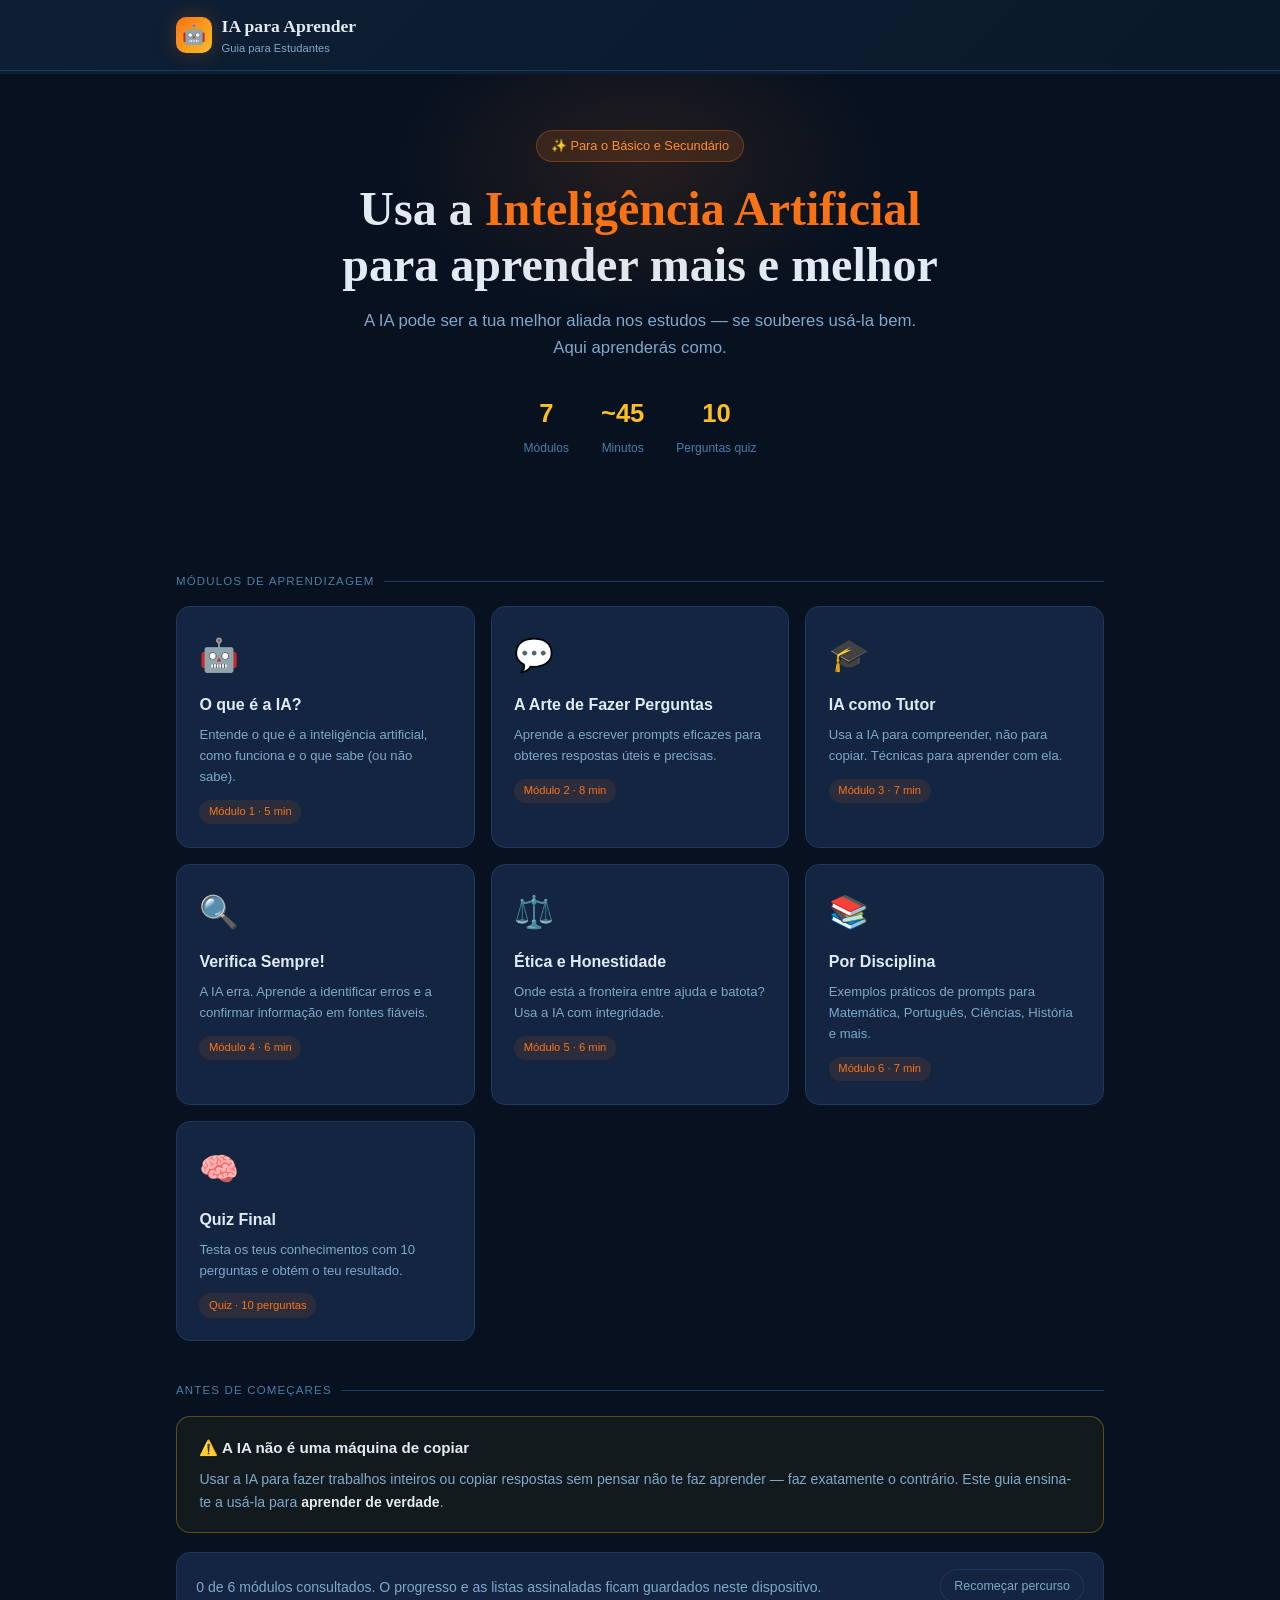
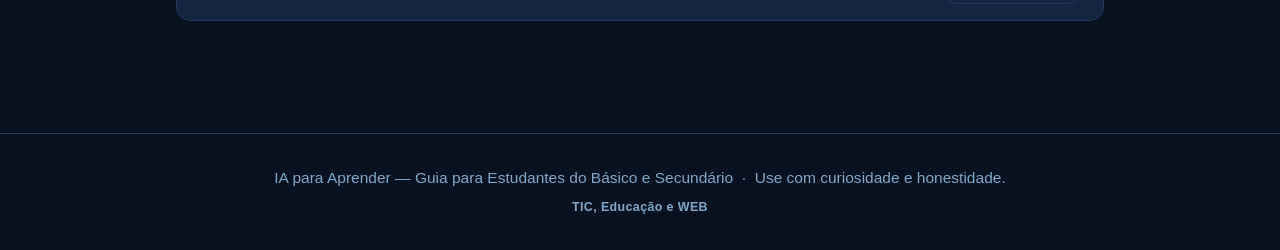
<file: ia-para-aprender/index.html>
<!DOCTYPE html>
<html lang="pt">
<head>
<meta charset="UTF-8">
<meta name="viewport" content="width=device-width, initial-scale=1.0">
<title>IA para Aprender — Guia para Estudantes</title>
<style>
  :root {
    --bg: #07111f;
    --bg2: #0e1f35;
    --card: #132540;
    --card2: #1a2f4a;
    --border: #1e3a5f;
    --primary: #f97316;
    --primary-light: #fb923c;
    --secondary: #fbbf24;
    --accent: #22d3ee;
    --green: #34d399;
    --red: #f87171;
    --text: #e2eaf4;
    --text-muted: #7fa8cc;
    --text-dim: #4a7fa8;
    --radius: 14px;
    --radius-sm: 8px;
    --shadow: 0 4px 24px rgba(0,0,0,0.4);
    --glow: 0 0 20px rgba(249,115,22,0.25);
  }
  *, *::before, *::after { box-sizing: border-box; margin: 0; padding: 0; }
  html { scroll-behavior: smooth; }
  body {
    font-family: 'Segoe UI', 'Helvetica Neue', Arial, sans-serif;
    background: var(--bg);
    color: var(--text);
    min-height: 100vh;
    line-height: 1.6;
    overflow-x: hidden;
  }

  /* ===== TYPOGRAPHY ===== */
  h1, h2, h3 { font-family: Georgia, 'Times New Roman', serif; }
  h1 { font-size: clamp(1.8rem, 5vw, 3rem); line-height: 1.15; }
  h2 { font-size: clamp(1.3rem, 3vw, 1.9rem); line-height: 1.25; }
  h3 { font-size: clamp(1rem, 2.5vw, 1.3rem); }
  p { color: var(--text-muted); font-size: 0.97rem; }
  strong { color: var(--text); }
  a { color: var(--accent); text-decoration: none; }

  /* ===== SCROLLBAR ===== */
  ::-webkit-scrollbar { width: 6px; }
  ::-webkit-scrollbar-track { background: var(--bg); }
  ::-webkit-scrollbar-thumb { background: var(--border); border-radius: 3px; }

  /* ===== LAYOUT ===== */
  .app { max-width: 960px; margin: 0 auto; padding: 0 1rem 4rem; }

  /* ===== HEADER ===== */
  .site-header {
    background: linear-gradient(135deg, var(--bg2) 0%, #0a1929 100%);
    border-bottom: 1px solid var(--border);
    position: sticky; top: 0; z-index: 100;
    backdrop-filter: blur(12px);
  }
  .header-inner {
    max-width: 960px; margin: 0 auto;
    padding: 0.75rem 1rem;
    display: flex; align-items: center; justify-content: space-between; gap: 1rem;
  }
  .logo {
    display: flex; align-items: center; gap: 0.6rem;
    cursor: pointer; user-select: none;
  }
  .logo-icon {
    width: 36px; height: 36px;
    background: linear-gradient(135deg, var(--primary), var(--secondary));
    border-radius: 10px;
    display: flex; align-items: center; justify-content: center;
    font-size: 1.2rem;
    box-shadow: var(--glow);
  }
  .logo-text { font-family: Georgia, serif; font-size: 1.1rem; color: var(--text); font-weight: bold; }
  .logo-sub { font-size: 0.7rem; color: var(--text-muted); display: block; }
  .back-btn {
    display: none;
    align-items: center; gap: 0.4rem;
    background: var(--card); border: 1px solid var(--border);
    color: var(--text-muted); padding: 0.4rem 0.9rem;
    border-radius: 20px; cursor: pointer; font-size: 0.85rem;
    transition: all 0.2s;
  }
  .back-btn:hover { background: var(--card2); color: var(--text); border-color: var(--primary); }
  .back-btn.visible { display: flex; }

  /* ===== PROGRESS BAR ===== */
  .progress-bar-wrap {
    height: 3px; background: var(--bg2);
    position: sticky; top: 0; z-index: 99;
  }
  .progress-bar {
    height: 100%;
    background: linear-gradient(90deg, var(--primary), var(--secondary));
    width: 0%; transition: width 0.4s ease;
  }

  /* ===== VIEWS ===== */
  .view { display: none; animation: fadeSlide 0.35s ease; }
  .view.active { display: block; }
  @keyframes fadeSlide {
    from { opacity: 0; transform: translateY(16px); }
    to { opacity: 1; transform: translateY(0); }
  }

  /* ===== HERO ===== */
  .hero {
    text-align: center;
    padding: 3.5rem 1rem 2.5rem;
    position: relative; overflow: hidden;
  }
  .hero::before {
    content: '';
    position: absolute; top: -60px; left: 50%; transform: translateX(-50%);
    width: 500px; height: 300px;
    background: radial-gradient(ellipse, rgba(249,115,22,0.12) 0%, transparent 70%);
    pointer-events: none;
  }
  .hero-badge {
    display: inline-flex; align-items: center; gap: 0.4rem;
    background: rgba(249,115,22,0.15); border: 1px solid rgba(249,115,22,0.3);
    color: var(--primary-light); padding: 0.3rem 0.9rem;
    border-radius: 20px; font-size: 0.8rem; margin-bottom: 1.2rem;
  }
  .hero h1 { margin-bottom: 1rem; }
  .hero h1 span { color: var(--primary); }
  .hero p { font-size: 1.05rem; max-width: 580px; margin: 0 auto 2rem; color: var(--text-muted); }
  .hero-stats {
    display: flex; justify-content: center; gap: 2rem;
    flex-wrap: wrap; margin-bottom: 2rem;
  }
  .stat { text-align: center; }
  .stat-num { font-size: 1.6rem; font-weight: bold; color: var(--secondary); display: block; }
  .stat-label { font-size: 0.75rem; color: var(--text-dim); }

  /* ===== MODULE GRID ===== */
  .section-label {
    font-size: 0.72rem; text-transform: uppercase; letter-spacing: 0.1em;
    color: var(--text-dim); margin: 2.5rem 0 1rem;
    display: flex; align-items: center; gap: 0.6rem;
  }
  .section-label::after { content: ''; flex: 1; height: 1px; background: var(--border); }
  .modules-grid {
    display: grid;
    grid-template-columns: repeat(auto-fill, minmax(260px, 1fr));
    gap: 1rem;
  }
  .module-card {
    background: var(--card);
    border: 1px solid var(--border);
    border-radius: var(--radius);
    padding: 1.4rem;
    cursor: pointer;
    transition: all 0.25s;
    position: relative; overflow: hidden;
  }
  .module-card::before {
    content: '';
    position: absolute; top: 0; left: 0; right: 0; height: 3px;
    background: var(--color, var(--primary));
    opacity: 0; transition: opacity 0.25s;
  }
  .module-card:hover { background: var(--card2); transform: translateY(-3px); box-shadow: var(--shadow); }
  .module-card:hover::before { opacity: 1; }
  .card-icon { font-size: 2rem; margin-bottom: 0.7rem; display: block; }
  .card-title { font-size: 1rem; font-weight: bold; color: var(--text); margin-bottom: 0.4rem; }
  .card-desc { font-size: 0.82rem; color: var(--text-muted); }
  .card-tag {
    display: inline-block; margin-top: 0.8rem;
    background: rgba(249,115,22,0.1); color: var(--primary);
    font-size: 0.7rem; padding: 0.2rem 0.6rem; border-radius: 12px;
  }
  .module-card.done .card-icon::after { content: ' ✓'; font-size: 1rem; color: var(--green); }

  /* ===== MODULE CONTENT ===== */
  .module-header {
    padding: 2rem 0 1.5rem;
    border-bottom: 1px solid var(--border);
    margin-bottom: 2rem;
  }
  .module-header .mod-icon { font-size: 2.5rem; display: block; margin-bottom: 0.5rem; }
  .module-header h2 { color: var(--text); }
  .module-header p { margin-top: 0.5rem; }
  .module-header .time-badge {
    display: inline-flex; align-items: center; gap: 0.3rem;
    background: var(--card); border: 1px solid var(--border);
    color: var(--text-dim); padding: 0.25rem 0.7rem;
    border-radius: 12px; font-size: 0.75rem; margin-top: 0.8rem;
  }

  /* ===== CONTENT BLOCKS ===== */
  .content-block { margin-bottom: 2rem; }
  .content-block h3 { color: var(--secondary); margin-bottom: 0.8rem; }

  .info-card {
    background: var(--card);
    border: 1px solid var(--border);
    border-radius: var(--radius);
    padding: 1.2rem 1.4rem;
    margin-bottom: 1rem;
  }
  .info-card.highlight { border-color: rgba(249,115,22,0.4); background: rgba(249,115,22,0.06); }
  .info-card.tip { border-color: rgba(34,211,238,0.3); background: rgba(34,211,238,0.05); }
  .info-card.tip h4::before { content: '💡 '; }
  .info-card.warning { border-color: rgba(251,191,36,0.3); background: rgba(251,191,36,0.05); }
  .info-card.warning h4::before { content: '⚠️ '; }
  .info-card.success { border-color: rgba(52,211,153,0.3); background: rgba(52,211,153,0.05); }
  .info-card.success h4::before { content: '✅ '; }
  .info-card h4 { color: var(--text); margin-bottom: 0.5rem; font-size: 0.95rem; }
  .info-card p, .info-card li { font-size: 0.88rem; color: var(--text-muted); }
  .info-card ul { padding-left: 1.2rem; margin-top: 0.4rem; }
  .info-card li { margin-bottom: 0.3rem; }

  /* ===== COMPARISON ===== */
  .compare-grid { display: grid; grid-template-columns: 1fr 1fr; gap: 1rem; margin-bottom: 1rem; }
  @media (max-width: 540px) { .compare-grid { grid-template-columns: 1fr; } }
  .compare-box {
    background: var(--card);
    border: 1px solid var(--border);
    border-radius: var(--radius);
    padding: 1rem;
  }
  .compare-box.bad { border-color: rgba(248,113,113,0.3); }
  .compare-box.good { border-color: rgba(52,211,153,0.3); }
  .compare-label {
    font-size: 0.7rem; text-transform: uppercase; letter-spacing: 0.08em;
    margin-bottom: 0.6rem; font-weight: bold;
  }
  .compare-box.bad .compare-label { color: var(--red); }
  .compare-box.good .compare-label { color: var(--green); }
  .compare-prompt {
    background: rgba(0,0,0,0.3); border-radius: var(--radius-sm);
    padding: 0.7rem 0.9rem; font-size: 0.85rem; color: var(--text); margin-bottom: 0.6rem;
    font-style: italic; border-left: 3px solid;
  }
  .compare-box.bad .compare-prompt { border-color: var(--red); }
  .compare-box.good .compare-prompt { border-color: var(--green); }
  .compare-why { font-size: 0.78rem; color: var(--text-muted); }

  /* ===== PROMPT BUILDER ===== */
  .prompt-builder {
    background: var(--card);
    border: 1px solid var(--border);
    border-radius: var(--radius);
    padding: 1.4rem;
    margin-bottom: 1.5rem;
  }
  .prompt-builder h4 { color: var(--accent); margin-bottom: 1rem; font-size: 0.95rem; }
  .builder-fields { display: flex; flex-direction: column; gap: 0.7rem; margin-bottom: 1rem; }
  .field-row { display: flex; flex-direction: column; gap: 0.3rem; }
  .field-row label { font-size: 0.78rem; color: var(--text-dim); text-transform: uppercase; letter-spacing: 0.06em; }
  .field-row select, .field-row input, .field-row textarea {
    background: var(--bg2); border: 1px solid var(--border);
    color: var(--text); padding: 0.55rem 0.8rem;
    border-radius: var(--radius-sm); font-size: 0.88rem;
    font-family: inherit; resize: vertical;
    transition: border-color 0.2s;
  }
  .field-row select:focus, .field-row input:focus, .field-row textarea:focus {
    outline: none; border-color: var(--primary);
  }
  .field-row select option { background: var(--bg2); }
  .build-btn {
    background: linear-gradient(135deg, var(--primary), var(--primary-light));
    color: white; border: none; padding: 0.65rem 1.5rem;
    border-radius: 20px; cursor: pointer; font-size: 0.88rem; font-weight: bold;
    transition: all 0.2s; display: flex; align-items: center; gap: 0.4rem;
  }
  .build-btn:hover { transform: scale(1.04); box-shadow: var(--glow); }
  .prompt-result {
    display: none;
    background: rgba(249,115,22,0.06); border: 1px solid rgba(249,115,22,0.25);
    border-radius: var(--radius-sm); padding: 1rem; margin-top: 1rem;
  }
  .prompt-result.visible { display: block; animation: fadeSlide 0.3s; }
  .prompt-result label { font-size: 0.72rem; color: var(--primary); text-transform: uppercase; letter-spacing: 0.08em; display: block; margin-bottom: 0.5rem; }
  .prompt-result p { font-size: 0.9rem; color: var(--text); font-style: italic; }
  .copy-btn {
    background: transparent; border: 1px solid var(--border);
    color: var(--text-muted); padding: 0.3rem 0.7rem;
    border-radius: 12px; cursor: pointer; font-size: 0.75rem;
    margin-top: 0.7rem; transition: all 0.2s;
  }
  .copy-btn:hover { border-color: var(--accent); color: var(--accent); }

  /* ===== FLIP CARDS ===== */
  .flip-grid { display: grid; grid-template-columns: repeat(auto-fill, minmax(200px, 1fr)); gap: 1rem; margin-bottom: 1rem; }
  .flip-card { perspective: 800px; cursor: pointer; height: 140px; }
  .flip-inner {
    position: relative; width: 100%; height: 100%;
    transform-style: preserve-3d; transition: transform 0.5s;
    border-radius: var(--radius);
  }
  .flip-card.flipped .flip-inner { transform: rotateY(180deg); }
  .flip-front, .flip-back {
    position: absolute; width: 100%; height: 100%;
    backface-visibility: hidden;
    border-radius: var(--radius);
    display: flex; flex-direction: column;
    align-items: center; justify-content: center;
    padding: 1rem; text-align: center;
  }
  .flip-front {
    background: var(--card); border: 1px solid var(--border);
    gap: 0.5rem;
  }
  .flip-front .fi { font-size: 1.8rem; }
  .flip-front p { font-size: 0.82rem; color: var(--text-muted); }
  .flip-back {
    background: var(--card2); border: 1px solid rgba(34,211,238,0.3);
    transform: rotateY(180deg);
  }
  .flip-back p { font-size: 0.82rem; color: var(--text-muted); }
  .flip-hint { font-size: 0.7rem; color: var(--text-dim); margin-top: 0.3rem; }

  /* ===== CHECKLIST ===== */
  .checklist { list-style: none; padding: 0; }
  .checklist li {
    display: flex; align-items: flex-start; gap: 0.7rem;
    padding: 0.7rem 0; border-bottom: 1px solid var(--border);
    font-size: 0.88rem; color: var(--text-muted); cursor: pointer;
    transition: color 0.2s;
  }
  .checklist li:last-child { border-bottom: none; }
  .checklist li .check-box {
    width: 20px; height: 20px; border-radius: 6px;
    border: 2px solid var(--border); flex-shrink: 0;
    display: flex; align-items: center; justify-content: center;
    font-size: 0.75rem; transition: all 0.2s; margin-top: 1px;
  }
  .checklist li.checked { color: var(--text); }
  .checklist li.checked .check-box { background: var(--green); border-color: var(--green); }
  .checklist li.checked .check-box::after { content: '✓'; color: white; font-weight: bold; }

  /* ===== DISCIPLINE TABS ===== */
  .tabs { display: flex; flex-wrap: wrap; gap: 0.5rem; margin-bottom: 1.2rem; }
  .tab-btn {
    background: var(--card); border: 1px solid var(--border);
    color: var(--text-muted); padding: 0.45rem 1rem;
    border-radius: 20px; cursor: pointer; font-size: 0.82rem;
    transition: all 0.2s;
  }
  .tab-btn:hover, .tab-btn.active {
    background: var(--primary); border-color: var(--primary); color: white;
  }
  .tab-panel { display: none; animation: fadeSlide 0.25s; }
  .tab-panel.active { display: block; }
  .example-list { list-style: none; padding: 0; }
  .example-list li {
    background: var(--card); border: 1px solid var(--border);
    border-radius: var(--radius-sm);
    padding: 0.75rem 1rem; margin-bottom: 0.6rem;
    font-size: 0.85rem; color: var(--text-muted);
    display: flex; gap: 0.6rem; align-items: flex-start;
  }
  .example-list li::before { content: '→'; color: var(--primary); flex-shrink: 0; font-weight: bold; }

  /* ===== QUIZ ===== */
  .quiz-wrap { max-width: 680px; margin: 0 auto; padding: 1.5rem 0; }
  .quiz-progress {
    display: flex; align-items: center; gap: 1rem; margin-bottom: 1.5rem;
  }
  .quiz-progress .q-bar { flex: 1; height: 6px; background: var(--border); border-radius: 3px; overflow: hidden; }
  .quiz-progress .q-fill { height: 100%; background: linear-gradient(90deg, var(--primary), var(--secondary)); transition: width 0.4s; }
  .quiz-progress .q-label { font-size: 0.78rem; color: var(--text-dim); white-space: nowrap; }
  .question-card {
    background: var(--card); border: 1px solid var(--border);
    border-radius: var(--radius); padding: 1.5rem;
  }
  .question-text { color: var(--text); font-size: 1rem; font-weight: bold; margin-bottom: 1.2rem; line-height: 1.5; }
  .options { display: flex; flex-direction: column; gap: 0.6rem; }
  .option-btn {
    background: var(--bg2); border: 1px solid var(--border);
    color: var(--text-muted); padding: 0.75rem 1rem;
    border-radius: var(--radius-sm); cursor: pointer; text-align: left;
    font-size: 0.88rem; transition: all 0.2s; display: flex; align-items: center; gap: 0.7rem;
  }
  .option-btn:hover:not(:disabled) { border-color: var(--primary); color: var(--text); background: rgba(249,115,22,0.07); }
  .option-btn.correct { background: rgba(52,211,153,0.1); border-color: var(--green); color: var(--text); }
  .option-btn.wrong { background: rgba(248,113,113,0.1); border-color: var(--red); color: var(--text); }
  .option-btn:disabled { cursor: default; }
  .option-letter {
    width: 24px; height: 24px; border-radius: 50%;
    background: var(--border); display: flex; align-items: center; justify-content: center;
    font-size: 0.72rem; font-weight: bold; flex-shrink: 0; color: var(--text-dim);
  }
  .option-btn.correct .option-letter { background: var(--green); color: white; }
  .option-btn.wrong .option-letter { background: var(--red); color: white; }
  .feedback-msg {
    display: none; margin-top: 0.9rem;
    padding: 0.7rem 1rem; border-radius: var(--radius-sm);
    font-size: 0.85rem;
  }
  .feedback-msg.show { display: block; animation: fadeSlide 0.3s; }
  .feedback-msg.ok { background: rgba(52,211,153,0.1); border: 1px solid rgba(52,211,153,0.3); color: var(--green); }
  .feedback-msg.ko { background: rgba(248,113,113,0.1); border: 1px solid rgba(248,113,113,0.3); color: var(--red); }
  .next-btn {
    display: none; margin-top: 1.2rem;
    background: var(--primary); color: white; border: none;
    padding: 0.65rem 1.8rem; border-radius: 20px;
    cursor: pointer; font-size: 0.9rem; font-weight: bold;
    transition: all 0.2s;
  }
  .next-btn.show { display: inline-flex; align-items: center; gap: 0.4rem; }
  .next-btn:hover { background: var(--primary-light); transform: scale(1.04); }

  /* ===== RESULT ===== */
  .result-card {
    background: var(--card); border: 1px solid var(--border);
    border-radius: var(--radius); padding: 2.5rem;
    text-align: center; max-width: 500px; margin: 2rem auto;
  }
  .result-emoji { font-size: 4rem; margin-bottom: 1rem; }
  .result-score {
    font-size: 3rem; font-weight: bold; font-family: Georgia, serif;
    background: linear-gradient(135deg, var(--primary), var(--secondary));
    -webkit-background-clip: text; -webkit-text-fill-color: transparent;
    background-clip: text;
  }
  .result-label { font-size: 0.85rem; color: var(--text-dim); margin-bottom: 0.5rem; }
  .result-msg { color: var(--text-muted); font-size: 0.92rem; margin: 1rem 0 1.5rem; }
  .result-badges { display: flex; flex-wrap: wrap; justify-content: center; gap: 0.5rem; margin-bottom: 1.5rem; }
  .badge-item {
    background: rgba(249,115,22,0.1); border: 1px solid rgba(249,115,22,0.25);
    color: var(--primary-light); padding: 0.3rem 0.8rem;
    border-radius: 12px; font-size: 0.78rem;
  }
  .retry-btn {
    background: transparent; border: 1px solid var(--primary); color: var(--primary);
    padding: 0.6rem 1.4rem; border-radius: 20px; cursor: pointer; font-size: 0.88rem;
    margin-right: 0.6rem; transition: all 0.2s;
  }
  .retry-btn:hover { background: rgba(249,115,22,0.1); }
  .home-btn {
    background: var(--primary); border: none; color: white;
    padding: 0.6rem 1.4rem; border-radius: 20px; cursor: pointer; font-size: 0.88rem;
    transition: all 0.2s;
  }
  .home-btn:hover { background: var(--primary-light); }

  /* ===== STEP LIST ===== */
  .step-list { list-style: none; padding: 0; counter-reset: steps; }
  .step-list li {
    counter-increment: steps;
    display: flex; gap: 1rem; align-items: flex-start;
    padding: 1rem 0; border-bottom: 1px solid var(--border);
  }
  .step-list li:last-child { border-bottom: none; }
  .step-list li::before {
    content: counter(steps);
    min-width: 28px; height: 28px;
    background: linear-gradient(135deg, var(--primary), var(--primary-light));
    color: white; border-radius: 50%;
    display: flex; align-items: center; justify-content: center;
    font-size: 0.78rem; font-weight: bold; flex-shrink: 0; margin-top: 2px;
  }
  .step-list li .step-content strong { color: var(--text); display: block; font-size: 0.9rem; margin-bottom: 0.2rem; }
  .step-list li .step-content span { font-size: 0.82rem; color: var(--text-muted); }

  /* ===== ACCORDION ===== */
  .accordion { border: 1px solid var(--border); border-radius: var(--radius); overflow: hidden; margin-bottom: 1rem; }
  .acc-header {
    background: var(--card); padding: 1rem 1.2rem;
    cursor: pointer; display: flex; align-items: center; justify-content: space-between;
    transition: background 0.2s;
  }
  .acc-header:hover { background: var(--card2); }
  .acc-header span { font-size: 0.92rem; color: var(--text); font-weight: bold; }
  .acc-arrow { color: var(--text-dim); transition: transform 0.3s; font-size: 0.8rem; }
  .acc-header.open .acc-arrow { transform: rotate(180deg); }
  .acc-body {
    display: none; padding: 1rem 1.2rem;
    background: var(--bg2); border-top: 1px solid var(--border);
    font-size: 0.88rem; color: var(--text-muted); line-height: 1.7;
  }
  .acc-body.open { display: block; animation: fadeSlide 0.2s; }

  /* ===== MODULE NAV ===== */
  .mod-nav { display: flex; justify-content: space-between; margin-top: 2.5rem; padding-top: 1.5rem; border-top: 1px solid var(--border); }
  .mod-nav-btn {
    background: var(--card); border: 1px solid var(--border);
    color: var(--text-muted); padding: 0.6rem 1.2rem;
    border-radius: 20px; cursor: pointer; font-size: 0.85rem;
    transition: all 0.2s; display: flex; align-items: center; gap: 0.4rem;
  }
  .mod-nav-btn:hover { background: var(--card2); color: var(--text); border-color: var(--primary); }
  .mod-nav-btn.primary-nav {
    background: var(--primary); border-color: var(--primary); color: white;
  }
  .mod-nav-btn.primary-nav:hover { background: var(--primary-light); }

  /* ===== FOOTER ===== */
  .site-footer {
    text-align: center; padding: 2rem 1rem;
    border-top: 1px solid var(--border); margin-top: 3rem;
    font-size: 0.78rem; color: var(--text-dim);
  }

  .learning-progress {
    display:flex; align-items:center; justify-content:space-between; gap:1rem; flex-wrap:wrap;
    margin-top:1.2rem; padding:1rem 1.2rem; background:var(--card); border:1px solid var(--border);
    border-radius:var(--radius); color:var(--text-muted); font-size:.88rem;
  }
  .learning-progress p { margin:0; font-size:.88rem; }
  .progress-actions { display:flex; gap:.5rem; flex-wrap:wrap; }
  .progress-actions button {
    background:transparent; border:1px solid var(--border); color:var(--text-muted);
    padding:.4rem .8rem; border-radius:18px; cursor:pointer; font:inherit; font-size:.78rem;
  }
  .progress-actions button:hover { border-color:var(--accent); color:var(--accent); }
  .progress-actions .resume-btn { background:var(--primary); border-color:var(--primary); color:white; font-weight:bold; }
  .progress-actions .resume-btn:hover { background:var(--primary-light); color:white; }
  .site-footer .brand { display:block; margin-top:.45rem; color:var(--text-muted); font-weight:600; letter-spacing:.03em; }

  /* ===== RESPONSIVE ===== */
  @media (max-width: 600px) {
    .modules-grid { grid-template-columns: 1fr; }
    .hero-stats { gap: 1.2rem; }
  }
</style>
</head>
<body>

<!-- ===== HEADER ===== -->
<header class="site-header">
  <div class="header-inner">
    <div class="logo" onclick="goHome()">
      <div class="logo-icon">🤖</div>
      <div>
        <span class="logo-text">IA para Aprender</span>
        <span class="logo-sub">Guia para Estudantes</span>
      </div>
    </div>
    <button class="back-btn" id="backBtn" onclick="goHome()">← Início</button>
  </div>
</header>
<div class="progress-bar-wrap"><div class="progress-bar" id="progressBar"></div></div>

<!-- ===== HOME VIEW ===== -->
<div class="view active" id="view-home">
<div class="app">

  <div class="hero">
    <div class="hero-badge">✨ Para o Básico e Secundário</div>
    <h1>Usa a <span>Inteligência Artificial</span><br>para aprender mais e melhor</h1>
    <p>A IA pode ser a tua melhor aliada nos estudos — se souberes usá-la bem. Aqui aprenderás como.</p>
    <div class="hero-stats">
      <div class="stat"><span class="stat-num">7</span><span class="stat-label">Módulos</span></div>
      <div class="stat"><span class="stat-num">~45</span><span class="stat-label">Minutos</span></div>
      <div class="stat"><span class="stat-num">10</span><span class="stat-label">Perguntas quiz</span></div>
    </div>
  </div>

  <div class="section-label">Módulos de Aprendizagem</div>
  <div class="modules-grid">
    <div class="module-card" style="--color:#f97316" onclick="showModule('m1')">
      <span class="card-icon">🤖</span>
      <div class="card-title">O que é a IA?</div>
      <div class="card-desc">Entende o que é a inteligência artificial, como funciona e o que sabe (ou não sabe).</div>
      <span class="card-tag">Módulo 1 · 5 min</span>
    </div>
    <div class="module-card" style="--color:#22d3ee" onclick="showModule('m2')">
      <span class="card-icon">💬</span>
      <div class="card-title">A Arte de Fazer Perguntas</div>
      <div class="card-desc">Aprende a escrever prompts eficazes para obteres respostas úteis e precisas.</div>
      <span class="card-tag">Módulo 2 · 8 min</span>
    </div>
    <div class="module-card" style="--color:#a78bfa" onclick="showModule('m3')">
      <span class="card-icon">🎓</span>
      <div class="card-title">IA como Tutor</div>
      <div class="card-desc">Usa a IA para compreender, não para copiar. Técnicas para aprender com ela.</div>
      <span class="card-tag">Módulo 3 · 7 min</span>
    </div>
    <div class="module-card" style="--color:#34d399" onclick="showModule('m4')">
      <span class="card-icon">🔍</span>
      <div class="card-title">Verifica Sempre!</div>
      <div class="card-desc">A IA erra. Aprende a identificar erros e a confirmar informação em fontes fiáveis.</div>
      <span class="card-tag">Módulo 4 · 6 min</span>
    </div>
    <div class="module-card" style="--color:#fbbf24" onclick="showModule('m5')">
      <span class="card-icon">⚖️</span>
      <div class="card-title">Ética e Honestidade</div>
      <div class="card-desc">Onde está a fronteira entre ajuda e batota? Usa a IA com integridade.</div>
      <span class="card-tag">Módulo 5 · 6 min</span>
    </div>
    <div class="module-card" style="--color:#f472b6" onclick="showModule('m6')">
      <span class="card-icon">📚</span>
      <div class="card-title">Por Disciplina</div>
      <div class="card-desc">Exemplos práticos de prompts para Matemática, Português, Ciências, História e mais.</div>
      <span class="card-tag">Módulo 6 · 7 min</span>
    </div>
    <div class="module-card" style="--color:#f97316" onclick="showModule('quiz')" id="quizCard">
      <span class="card-icon">🧠</span>
      <div class="card-title">Quiz Final</div>
      <div class="card-desc">Testa os teus conhecimentos com 10 perguntas e obtém o teu resultado.</div>
      <span class="card-tag">Quiz · 10 perguntas</span>
    </div>
  </div>

  <div class="section-label">Antes de Começares</div>
  <div class="info-card warning">
    <h4>A IA não é uma máquina de copiar</h4>
    <p>Usar a IA para fazer trabalhos inteiros ou copiar respostas sem pensar não te faz aprender — faz exatamente o contrário. Este guia ensina-te a usá-la para <strong>aprender de verdade</strong>.</p>
  </div>

  <div class="learning-progress" aria-live="polite">
    <p id="progressSummary">O teu percurso fica guardado neste dispositivo.</p>
    <div class="progress-actions">
      <button class="resume-btn" id="resumeButton" onclick="resumeLearning()" hidden>Retomar aprendizagem</button>
      <button onclick="resetLearningProgress()">Recomeçar percurso</button>
    </div>
  </div>
</div>
</div>

<!-- ===== MÓDULO 1: O que é a IA? ===== -->
<div class="view" id="view-m1">
<div class="app">
  <div class="module-header">
    <span class="mod-icon">🤖</span>
    <h2>O que é a Inteligência Artificial?</h2>
    <p>Antes de usar uma ferramenta, é importante perceber como ela funciona — e o que ela não consegue fazer.</p>
    <span class="time-badge">⏱ ~5 minutos</span>
  </div>

  <div class="content-block">
    <h3>Em poucas palavras</h3>
    <div class="info-card">
      <h4>O que é a IA?</h4>
      <p>A Inteligência Artificial (IA) é um programa de computador treinado com enormes quantidades de texto. Ao "ler" este texto, aprendeu padrões de linguagem e de conhecimento. Quando lhe fazes uma pergunta, o programa gera a resposta mais provável com base no que aprendeu — não está a pensar como tu.</p>
    </div>
    <div class="info-card tip">
      <h4>Analogia útil</h4>
      <p>Pensa na IA como um estudante que leu <strong>milhões de livros</strong>, mas nunca saiu de casa, não tem experiências próprias, e às vezes confunde detalhes. Sabe muito, mas não sabe tudo — e pode estar errado.</p>
    </div>
  </div>

  <div class="content-block">
    <h3>O que a IA consegue fazer bem</h3>
    <div class="flip-grid">
      <div class="flip-card" onclick="this.classList.toggle('flipped')">
        <div class="flip-inner">
          <div class="flip-front"><span class="fi">📝</span><p>Explicar conceitos</p><span class="flip-hint">clica para saber mais</span></div>
          <div class="flip-back"><p>Pode explicar a mesma coisa de muitas maneiras diferentes — ideal quando o livro não é claro!</p></div>
        </div>
      </div>
      <div class="flip-card" onclick="this.classList.toggle('flipped')">
        <div class="flip-inner">
          <div class="flip-front"><span class="fi">🔄</span><p>Resumir texto</p><span class="flip-hint">clica para saber mais</span></div>
          <div class="flip-back"><p>Condensa informação longa, mas verifica sempre se o resumo está correto antes de o usar.</p></div>
        </div>
      </div>
      <div class="flip-card" onclick="this.classList.toggle('flipped')">
        <div class="flip-inner">
          <div class="flip-front"><span class="fi">🌍</span><p>Traduzir idiomas</p><span class="flip-hint">clica para saber mais</span></div>
          <div class="flip-back"><p>Traduz de forma bastante competente, embora expressões idiomáticas possam sair menos naturais.</p></div>
        </div>
      </div>
      <div class="flip-card" onclick="this.classList.toggle('flipped')">
        <div class="flip-inner">
          <div class="flip-front"><span class="fi">💡</span><p>Dar ideias</p><span class="flip-hint">clica para saber mais</span></div>
          <div class="flip-back"><p>Ótima para brainstorming, sugerir ângulos diferentes, ou ajudar quando estás em branco.</p></div>
        </div>
      </div>
      <div class="flip-card" onclick="this.classList.toggle('flipped')">
        <div class="flip-inner">
          <div class="flip-front"><span class="fi">❓</span><p>Responder a dúvidas</p><span class="flip-hint">clica para saber mais</span></div>
          <div class="flip-back"><p>Pode responder a perguntas sobre quase qualquer tema — mas verifica sempre a informação!</p></div>
        </div>
      </div>
      <div class="flip-card" onclick="this.classList.toggle('flipped')">
        <div class="flip-inner">
          <div class="flip-front"><span class="fi">✏️</span><p>Rever textos</p><span class="flip-hint">clica para saber mais</span></div>
          <div class="flip-back"><p>Ajuda a corrigir gramática, melhorar estilo e tornar um texto mais claro e coerente.</p></div>
        </div>
      </div>
    </div>
  </div>

  <div class="content-block">
    <h3>O que a IA NÃO consegue</h3>
    <div class="info-card warning">
      <h4>Limitações importantes</h4>
      <ul>
        <li><strong>Não sabe o que aconteceu recentemente</strong> — o seu conhecimento tem uma data de corte.</li>
        <li><strong>Pode inventar factos</strong> — este fenómeno chama-se "alucinação" e é comum.</li>
        <li><strong>Não acede à internet</strong> (na maioria das versões) — não pode verificar notícias em tempo real.</li>
        <li><strong>Não te conhece</strong> — não sabe o que já estudaste ou o que o teu professor explicou.</li>
        <li><strong>Não tem opiniões próprias</strong> — gera texto que parece uma opinião mas é apenas o padrão mais provável.</li>
        <li><strong>Não substitui especialistas</strong> — não é médico, advogado, nem professor.</li>
      </ul>
    </div>
  </div>

  <div class="content-block">
    <h3>Como saber que IA estás a usar?</h3>
    <div class="compare-grid">
      <div class="compare-box good">
        <div class="compare-label">Ferramentas comuns para estudantes</div>
        <ul style="padding-left:1.2rem; margin-top:0.4rem;">
          <li style="color:var(--text-muted);font-size:0.82rem;margin-bottom:0.3rem">ChatGPT (OpenAI)</li>
          <li style="color:var(--text-muted);font-size:0.82rem;margin-bottom:0.3rem">Claude (Anthropic)</li>
          <li style="color:var(--text-muted);font-size:0.82rem;margin-bottom:0.3rem">Gemini (Google)</li>
          <li style="color:var(--text-muted);font-size:0.82rem;margin-bottom:0.3rem">Copilot (Microsoft)</li>
        </ul>
      </div>
      <div class="compare-box bad">
        <div class="compare-label">Regra de ouro</div>
        <p style="font-size:0.82rem;color:var(--text-muted);margin-top:0.4rem">Não importa qual usas — <strong style="color:var(--text)">as regras deste guia aplicam-se a todas</strong>. Nenhuma é infalível.</p>
      </div>
    </div>
  </div>

  <div class="mod-nav">
    <button class="mod-nav-btn" onclick="goHome()">← Início</button>
    <button class="mod-nav-btn primary-nav" onclick="showModule('m2')">Próximo Módulo →</button>
  </div>
</div>
</div>

<!-- ===== MÓDULO 2: Fazer boas perguntas ===== -->
<div class="view" id="view-m2">
<div class="app">
  <div class="module-header">
    <span class="mod-icon">💬</span>
    <h2>A Arte de Fazer Boas Perguntas</h2>
    <p>A qualidade da tua pergunta determina a qualidade da resposta. Aprender a escrever bons <em>prompts</em> é uma competência fundamental.</p>
    <span class="time-badge">⏱ ~8 minutos</span>
  </div>

  <div class="content-block">
    <h3>O que é um prompt?</h3>
    <div class="info-card">
      <h4>Definição simples</h4>
      <p>Um <strong>prompt</strong> é tudo o que escreves para a IA — uma pergunta, instrução ou descrição. O modelo de linguagem usa exatamente o que escreves para gerar a resposta. Quanto mais claro e detalhado for o teu prompt, melhor será a resposta.</p>
    </div>
  </div>

  <div class="content-block">
    <h3>Comparação: prompts fracos vs. fortes</h3>
    <div class="compare-grid">
      <div class="compare-box bad">
        <div class="compare-label">❌ Prompt Fraco</div>
        <div class="compare-prompt">"fala me da revolução francesa"</div>
        <div class="compare-why">Vago, sem contexto, sem objetivo. Podes receber um texto genérico de enciclopédia.</div>
      </div>
      <div class="compare-box good">
        <div class="compare-label">✅ Prompt Forte</div>
        <div class="compare-prompt">"Explica as causas da Revolução Francesa de forma simples, como se eu tivesse 14 anos e estivesse a estudar para um teste. Usa 3 pontos principais e um exemplo concreto para cada um."</div>
        <div class="compare-why">Tem contexto, público-alvo, formato e objetivo claros.</div>
      </div>
    </div>
    <div class="compare-grid">
      <div class="compare-box bad">
        <div class="compare-label">❌ Prompt Fraco</div>
        <div class="compare-prompt">"ajuda com matematica"</div>
        <div class="compare-why">A IA não sabe que disciplina, que tópico, nem qual a tua dificuldade.</div>
      </div>
      <div class="compare-box good">
        <div class="compare-label">✅ Prompt Forte</div>
        <div class="compare-prompt">"Tenho dificuldade em perceber o teorema de Pitágoras. Podes explicar o conceito passo a passo e depois dar-me 2 exercícios de dificuldade crescente para praticar? Sou do 8.º ano."</div>
        <div class="compare-why">Diz o tema, o problema, o que quer e o nível escolar.</div>
      </div>
    </div>
  </div>

  <div class="content-block">
    <h3>A fórmula CREIAS</h3>
    <div class="info-card tip">
      <h4>Usa este guia para construir prompts poderosos</h4>
      <ul>
        <li><strong>C — Contexto:</strong> Quem és? Em que disciplina/nível estás?</li>
        <li><strong>R — Papel:</strong> Pede à IA para agir como tutor, professor, etc.</li>
        <li><strong>E — Exemplos:</strong> Dá um exemplo do que queres (ou não queres).</li>
        <li><strong>I — Instrução:</strong> O que queres exatamente? Explicar, resumir, criar exercícios?</li>
        <li><strong>A — Audiência:</strong> Para quem é? Que nível de simplicidade?</li>
        <li><strong>S — Saída:</strong> Que formato? Listas, passos, tabela, parágrafos?</li>
      </ul>
      <p style="margin-top:0.6rem">Não tens de usar todos — usa os que fazem sentido para a tua pergunta.</p>
    </div>
  </div>

  <div class="content-block">
    <h3>🛠️ Construtor de Prompts Interativo</h3>
    <div class="prompt-builder">
      <h4>Constrói o teu próprio prompt</h4>
      <div class="builder-fields">
        <div class="field-row">
          <label>Disciplina</label>
          <select id="pb-subject">
            <option value="">-- escolhe --</option>
            <option value="Matemática">Matemática</option>
            <option value="Português">Português</option>
            <option value="História">História</option>
            <option value="Ciências Naturais">Ciências Naturais</option>
            <option value="Físico-Química">Físico-Química</option>
            <option value="Inglês">Inglês</option>
            <option value="Geografia">Geografia</option>
            <option value="Filosofia">Filosofia</option>
            <option value="Biologia">Biologia</option>
          </select>
        </div>
        <div class="field-row">
          <label>O que precisas?</label>
          <select id="pb-need">
            <option value="">-- escolhe --</option>
            <option value="explicar o conceito de">Explicar um conceito</option>
            <option value="criar exercícios de prática sobre">Criar exercícios de prática</option>
            <option value="fazer um resumo do tema">Resumir um tema</option>
            <option value="corrigir e melhorar o meu texto sobre">Corrigir um texto meu</option>
            <option value="dar exemplos concretos de">Dar exemplos concretos</option>
            <option value="fazer uma comparação entre">Comparar dois conceitos</option>
            <option value="criar um plano de estudo para">Criar plano de estudo</option>
            <option value="ajudar-me a perceber o erro no seguinte exercício sobre">Perceber um erro meu</option>
          </select>
        </div>
        <div class="field-row">
          <label>Tópico específico</label>
          <input type="text" id="pb-topic" placeholder="ex: frações, Segunda Guerra Mundial, fotossíntese...">
        </div>
        <div class="field-row">
          <label>Ano escolar</label>
          <select id="pb-year">
            <option value="">-- escolhe --</option>
            <option value="5.º ano">5.º ano</option>
            <option value="6.º ano">6.º ano</option>
            <option value="7.º ano">7.º ano</option>
            <option value="8.º ano">8.º ano</option>
            <option value="9.º ano">9.º ano</option>
            <option value="10.º ano">10.º ano</option>
            <option value="11.º ano">11.º ano</option>
            <option value="12.º ano">12.º ano</option>
          </select>
        </div>
        <div class="field-row">
          <label>Formato da resposta (opcional)</label>
          <select id="pb-format">
            <option value="">-- nenhum --</option>
            <option value="em forma de lista com pontos">Lista de pontos</option>
            <option value="em passos numerados">Passos numerados</option>
            <option value="numa tabela comparativa">Tabela</option>
            <option value="num texto curto de 1 parágrafo">Texto curto</option>
            <option value="com exemplos do dia a dia">Com exemplos do dia a dia</option>
          </select>
        </div>
      </div>
      <button class="build-btn" onclick="buildPrompt()">⚡ Gerar Prompt</button>
      <div class="prompt-result" id="promptResult">
        <label>O teu prompt:</label>
        <p id="promptText"></p>
        <button class="copy-btn" onclick="copyPrompt()">📋 Copiar</button>
      </div>
    </div>
  </div>

  <div class="content-block">
    <h3>Técnicas avançadas</h3>
    <div class="accordion">
      <div class="acc-header" onclick="toggleAcc(this)">
        <span>💬 Pede à IA para fazer perguntas primeiro</span>
        <span class="acc-arrow">▼</span>
      </div>
      <div class="acc-body">Podes escrever: <em>"Antes de responderes, faz-me 3 perguntas para perceber melhor o que preciso."</em> Isto garante que a IA entende bem o teu contexto antes de responder.</div>
    </div>
    <div class="accordion">
      <div class="acc-header" onclick="toggleAcc(this)">
        <span>🔄 Itera a resposta</span>
        <span class="acc-arrow">▼</span>
      </div>
      <div class="acc-body">Se a resposta não foi boa, não desistas — afina o prompt. Podes escrever: <em>"Não percebi a parte sobre X. Podes explicar de outra forma, com um exemplo diferente?"</em> A IA recorda o que foi dito antes.</div>
    </div>
    <div class="accordion">
      <div class="acc-header" onclick="toggleAcc(this)">
        <span>🎭 Dá um papel à IA</span>
        <span class="acc-arrow">▼</span>
      </div>
      <div class="acc-body">Podes pedir: <em>"Age como um professor de Matemática paciente e explica-me como se fosse a primeira vez que ouvia este conceito."</em> Isto muda o tom e o estilo da resposta.</div>
    </div>
    <div class="accordion">
      <div class="acc-header" onclick="toggleAcc(this)">
        <span>📏 Controla o tamanho da resposta</span>
        <span class="acc-arrow">▼</span>
      </div>
      <div class="acc-body">Adiciona frases como <em>"em não mais de 5 frases"</em>, <em>"numa única frase simples"</em>, ou <em>"num texto de 200 palavras"</em>. A IA respeitará o limite.</div>
    </div>
    <div class="accordion">
      <div class="acc-header" onclick="toggleAcc(this)">
        <span>🔍 Pede fontes ou referências</span>
        <span class="acc-arrow">▼</span>
      </div>
      <div class="acc-body">Escreve <em>"indica-me onde posso verificar esta informação"</em> ou <em>"quais são as fontes principais sobre este tema?"</em>. Atenção: a IA pode inventar fontes — verifica sempre!</div>
    </div>
  </div>

  <div class="mod-nav">
    <button class="mod-nav-btn" onclick="showModule('m1')">← Módulo Anterior</button>
    <button class="mod-nav-btn primary-nav" onclick="showModule('m3')">Próximo Módulo →</button>
  </div>
</div>
</div>

<!-- ===== MÓDULO 3: IA como Tutor ===== -->
<div class="view" id="view-m3">
<div class="app">
  <div class="module-header">
    <span class="mod-icon">🎓</span>
    <h2>IA como o Teu Tutor</h2>
    <p>A maior diferença entre usar bem e usar mal a IA está aqui: usá-la para <strong>compreender</strong>, não para copiar.</p>
    <span class="time-badge">⏱ ~7 minutos</span>
  </div>

  <div class="content-block">
    <h3>O princípio fundamental</h3>
    <div class="info-card highlight">
      <h4>🧠 O teu cérebro precisa de trabalhar</h4>
      <p>Quando alguém te dá a resposta pronta, o teu cérebro não aprende — apenas recebe. Para aprender de verdade, tens de <strong>pensar, errar, perceber o porquê do erro e tentar de novo</strong>. A IA pode ser o teu parceiro nesse processo.</p>
    </div>
  </div>

  <div class="content-block">
    <h3>Técnicas para aprender com a IA</h3>

    <div class="info-card">
      <h4>1. Pede explicação, não resposta</h4>
      <p>Em vez de: <em>"Qual é o resultado de 24 ÷ 6?"</em><br>
      Pergunta: <em>"Explica-me como se resolve uma divisão de dois números. Depois dá-me um exercício para eu tentar sozinho."</em></p>
    </div>

    <div class="info-card">
      <h4>2. Técnica "Explica-me como se tivesse X anos"</h4>
      <p>Esta técnica força a IA a simplificar ao máximo. Depois que percebes a versão simples, pedes uma mais detalhada. Exemplo: <em>"Explica-me a mitose como se eu tivesse 10 anos. Depois explica para o 9.º ano."</em></p>
    </div>

    <div class="info-card">
      <h4>3. Aprendizagem Socrática</h4>
      <p>Pede à IA que te faça perguntas em vez de te dar respostas. Exemplo: <em>"Não me digas a resposta. Faz-me perguntas que me ajudem a descobrir porque é que a água ferve a 100°C."</em></p>
    </div>

    <div class="info-card">
      <h4>4. Testa a tua compreensão</h4>
      <p>Depois de estudares um tema, pede: <em>"Faz-me 5 perguntas de escolha múltipla sobre a Revolução Industrial para eu testar se percebi bem. Depois corrige as minhas respostas e explica onde errei."</em></p>
    </div>

    <div class="info-card">
      <h4>5. "Onde estou a errar?"</h4>
      <p>Mostra o teu trabalho à IA e pede análise: <em>"Aqui está a minha resolução deste exercício de equações. Não me digas a resposta certa — diz-me apenas se há um erro e em que passo estou a errar."</em></p>
    </div>

    <div class="info-card">
      <h4>6. Analogias do dia a dia</h4>
      <p>Se um conceito é muito abstrato: <em>"Explica-me o que é a corrente elétrica usando uma analogia com água a correr numa canalização."</em></p>
    </div>
  </div>

  <div class="content-block">
    <h3>Método Feynman com IA</h3>
    <div class="step-list">
      <li><div class="step-content"><strong>Estuda o conceito</strong><span>Lê o manual, os apontamentos ou pede à IA uma explicação inicial.</span></div></li>
      <li><div class="step-content"><strong>Explica com as tuas palavras</strong><span>Escreve para a IA: "Vou explicar-te o que aprendi sobre X. Diz-me o que está correto e o que está errado ou incompleto."</span></div></li>
      <li><div class="step-content"><strong>Identifica o que não sabes</strong><span>Onde hesitaste? Onde foste vago? Estuda só essa parte.</span></div></li>
      <li><div class="step-content"><strong>Simplifica ainda mais</strong><span>Pede à IA: "Como explicaria isto a um aluno mais novo?" Se consegues simplificar, percebeste mesmo.</span></div></li>
    </div>
  </div>

  <div class="content-block">
    <h3>Criar um plano de estudo</h3>
    <div class="info-card tip">
      <h4>Prompt modelo para plano de estudo</h4>
      <p>Copia e adapta este prompt:<br><br>
      <em>"Tenho um teste de [disciplina] em [data]. Os tópicos são: [lista]. Tenho [X horas] disponíveis por dia. Cria-me um plano de estudo detalhado, com tempos para cada tópico, pausas e sugestões de como rever cada um. Sou [nível escolar]."</em></p>
    </div>
  </div>

  <div class="mod-nav">
    <button class="mod-nav-btn" onclick="showModule('m2')">← Módulo Anterior</button>
    <button class="mod-nav-btn primary-nav" onclick="showModule('m4')">Próximo Módulo →</button>
  </div>
</div>
</div>

<!-- ===== MÓDULO 4: Verifica Sempre ===== -->
<div class="view" id="view-m4">
<div class="app">
  <div class="module-header">
    <span class="mod-icon">🔍</span>
    <h2>Verifica Sempre!</h2>
    <p>A IA é confiante mesmo quando está errada. Aprender a verificar informação é uma das competências mais importantes do século XXI.</p>
    <span class="time-badge">⏱ ~6 minutos</span>
  </div>

  <div class="content-block">
    <h3>O problema das "alucinações"</h3>
    <div class="info-card warning">
      <h4>O que são alucinações da IA?</h4>
      <p>As ferramentas de IA podem <strong>inventar factos</strong> com total confiança. Podem citar livros que não existem, atribuir citações falsas a pessoas reais, dar datas erradas ou inventar estatísticas. Este fenómeno chama-se "alucinação" e acontece porque a IA gera o texto mais provável — não o mais verdadeiro.</p>
    </div>
    <div class="compare-grid">
      <div class="compare-box bad">
        <div class="compare-label">❌ Nunca confies cegamente</div>
        <div class="compare-prompt">"O Camões escreveu Os Lusíadas em 1572 durante a sua estadia em Macau onde viveu 17 anos." ← A IA pode dizer algo assim e estar errada nos detalhes.</div>
        <div class="compare-why">Mesmo factos com aparência correta podem ter erros nos detalhes.</div>
      </div>
      <div class="compare-box good">
        <div class="compare-label">✅ Verifica sempre dados específicos</div>
        <div class="compare-prompt">Datas, nomes, estatísticas, citações, referências bibliográficas — qualquer dado concreto deve ser confirmado numa fonte fiável.</div>
        <div class="compare-why">Usa a IA para entender e explorar, não como fonte de factos definitivos.</div>
      </div>
    </div>
  </div>

  <div class="content-block">
    <h3>Checklist de Verificação</h3>
    <p style="margin-bottom:1rem">Antes de usar informação da IA num trabalho, passa por esta lista:</p>
    <ul class="checklist" id="verify-checklist">
      <li onclick="toggleCheck(this)"><div class="check-box"></div><div>O facto apresentado é específico (data, número, nome)? Se sim, confirma numa fonte primária.</div></li>
      <li onclick="toggleCheck(this)"><div class="check-box"></div><div>Há citações ou referências bibliográficas? Pesquisa se essas obras existem realmente.</div></li>
      <li onclick="toggleCheck(this)"><div class="check-box"></div><div>A informação é recente e pode ter mudado? Verifica numa fonte atual.</div></li>
      <li onclick="toggleCheck(this)"><div class="check-box"></div><div>Faz sentido com o que já sabes sobre o tema? Se parece estranho, questiona.</div></li>
      <li onclick="toggleCheck(this)"><div class="check-box"></div><div>Já pesquisaste o mesmo em pelo menos uma fonte independente (manual, enciclopédia, site oficial)?</div></li>
      <li onclick="toggleCheck(this)"><div class="check-box"></div><div>Se é para um trabalho avaliado, vais indicar que usaste IA e verificaste a informação?</div></li>
    </ul>
  </div>

  <div class="content-block">
    <h3>Fontes fiáveis para verificar</h3>
    <div class="info-card">
      <h4>Para trabalhos escolares em Portugal</h4>
      <ul>
        <li><strong>Infopédia (Porto Editora):</strong> enciclopédia e dicionário português</li>
        <li><strong>Portal da História:</strong> história de Portugal e do mundo</li>
        <li><strong>Biblioteca Nacional Digital:</strong> documentos históricos portugueses</li>
        <li><strong>Encyclopædia Britannica:</strong> enciclopédia científica em inglês</li>
        <li><strong>Khan Academy (em português):</strong> matemática, ciências, história</li>
        <li><strong>Manual escolar:</strong> sempre uma fonte de referência válida</li>
        <li><strong>Sites .gov.pt e .edu.pt:</strong> fontes governamentais e académicas</li>
      </ul>
    </div>
    <div class="info-card tip">
      <h4>Truque: pede à IA para te dizer onde verificar</h4>
      <p>Escreve: <em>"Onde posso verificar esta informação? Indica-me fontes ou tipos de fontes fiáveis sobre este tema."</em> A IA pode sugerir bons pontos de partida — mas verifica as sugestões também!</p>
    </div>
  </div>

  <div class="content-block">
    <h3>Exercício de pensamento crítico</h3>
    <div class="info-card">
      <h4>Testa a IA de forma intencional</h4>
      <p>Uma excelente forma de aprender a desconfiar é fazer de propósito perguntas sobre as quais já sabes a resposta. Compara o que a IA diz com o que sabes. Isto vai-te ajudar a calibrar o teu nível de confiança nela.</p>
    </div>
  </div>

  <div class="mod-nav">
    <button class="mod-nav-btn" onclick="showModule('m3')">← Módulo Anterior</button>
    <button class="mod-nav-btn primary-nav" onclick="showModule('m5')">Próximo Módulo →</button>
  </div>
</div>
</div>

<!-- ===== MÓDULO 5: Ética ===== -->
<div class="view" id="view-m5">
<div class="app">
  <div class="module-header">
    <span class="mod-icon">⚖️</span>
    <h2>Ética e Honestidade Académica</h2>
    <p>Onde está a fronteira entre usar a IA como ferramenta de aprendizagem e usar a IA para fazer batota?</p>
    <span class="time-badge">⏱ ~6 minutos</span>
  </div>

  <div class="content-block">
    <h3>A questão essencial</h3>
    <div class="info-card highlight">
      <h4>Pergunta-te sempre isto:</h4>
      <p><em>"Estou a usar a IA para <strong>aprender</strong> ou para <strong>evitar aprender</strong>?"</em><br><br>
      Usar a IA para perceber um conceito que não entendeste → ✅ Correto<br>
      Copiar uma resposta da IA e entregar como tua → ❌ Desonesto</p>
    </div>
  </div>

  <div class="content-block">
    <h3>O que é (e não é) honesto</h3>
    <div class="compare-grid">
      <div class="compare-box good">
        <div class="compare-label">✅ Uso ético da IA</div>
        <ul style="padding-left:1rem; margin-top:0.4rem">
          <li style="color:var(--text-muted);font-size:0.82rem;margin-bottom:0.4rem">Pedir explicação de um conceito que não percebeste</li>
          <li style="color:var(--text-muted);font-size:0.82rem;margin-bottom:0.4rem">Pedir exercícios de prática adicionais</li>
          <li style="color:var(--text-muted);font-size:0.82rem;margin-bottom:0.4rem">Pedir revisão da gramática de um texto que escreveste</li>
          <li style="color:var(--text-muted);font-size:0.82rem;margin-bottom:0.4rem">Pedir feedback sobre as tuas ideias</li>
          <li style="color:var(--text-muted);font-size:0.82rem;margin-bottom:0.4rem">Usar para brainstorming e depois desenvolveres tu</li>
          <li style="color:var(--text-muted);font-size:0.82rem;margin-bottom:0.4rem">Traduzir texto que depois analisas</li>
        </ul>
      </div>
      <div class="compare-box bad">
        <div class="compare-label">❌ Uso desonesto da IA</div>
        <ul style="padding-left:1rem; margin-top:0.4rem">
          <li style="color:var(--text-muted);font-size:0.82rem;margin-bottom:0.4rem">Entregar um trabalho escrito pela IA como sendo teu</li>
          <li style="color:var(--text-muted);font-size:0.82rem;margin-bottom:0.4rem">Copiar respostas de testes com IA</li>
          <li style="color:var(--text-muted);font-size:0.82rem;margin-bottom:0.4rem">Pedir à IA que resolva exercícios que te são para fazer</li>
          <li style="color:var(--text-muted);font-size:0.82rem;margin-bottom:0.4rem">Não indicar o uso de IA quando o professor pede</li>
          <li style="color:var(--text-muted);font-size:0.82rem;margin-bottom:0.4rem">Usar IA durante uma avaliação quando não é permitido</li>
        </ul>
      </div>
    </div>
  </div>

  <div class="content-block">
    <h3>Porquê a honestidade importa (para ti)</h3>
    <div class="info-card">
      <h4>O problema do atalho</h4>
      <p>Se usas a IA para evitar pensar agora, cada vez será mais difícil pensar de forma independente no futuro. Os testes, os exames e a vida profissional vão exigir que <strong>tu</strong> consigas raciocinar. A IA será sempre uma ferramenta — mas precisas de ter o teu próprio cérebro a funcionar.</p>
    </div>
    <div class="info-card warning">
      <h4>Consequências reais</h4>
      <ul>
        <li>Muitas escolas têm ferramentas para detetar textos gerados por IA</li>
        <li>Reprovação numa avaliação ou disciplina</li>
        <li>Registo académico comprometido</li>
        <li>A maior perda: não aprenderes o que precisavas de aprender</li>
      </ul>
    </div>
  </div>

  <div class="content-block">
    <h3>Como citar o uso de IA</h3>
    <div class="info-card tip">
      <h4>Quando e como revelar</h4>
      <p>Cada escola tem as suas regras — segue-as. Como orientação geral, quando usas IA num trabalho, podes indicar da seguinte forma no final do documento:</p>
      <p style="background:rgba(0,0,0,0.2);padding:0.7rem;border-radius:6px;margin-top:0.6rem;font-style:italic;color:var(--text)">"Este trabalho foi elaborado com o apoio da ferramenta de IA [nome]. Usei-a para [o quê]. Toda a informação foi verificada e o texto final é da minha autoria."</p>
    </div>
  </div>

  <div class="content-block">
    <h3>Reflexão: Seria capaz de explicar isto oralmente?</h3>
    <div class="info-card success">
      <h4>O teste da explicação</h4>
      <p>Antes de entregares qualquer trabalho onde usaste IA, faz este teste a ti próprio: <strong>consegues explicar o conteúdo oralmente, com as tuas próprias palavras, sem olhar para o papel?</strong> Se sim, aprendeste. Se não, a IA fez o trabalho por ti.</p>
    </div>
  </div>

  <div class="mod-nav">
    <button class="mod-nav-btn" onclick="showModule('m4')">← Módulo Anterior</button>
    <button class="mod-nav-btn primary-nav" onclick="showModule('m6')">Próximo Módulo →</button>
  </div>
</div>
</div>

<!-- ===== MÓDULO 6: Por Disciplina ===== -->
<div class="view" id="view-m6">
<div class="app">
  <div class="module-header">
    <span class="mod-icon">📚</span>
    <h2>Exemplos Práticos por Disciplina</h2>
    <p>Prompts concretos que podes usar (e adaptar) em cada disciplina.</p>
    <span class="time-badge">⏱ ~7 minutos</span>
  </div>

  <div class="tabs" id="disciplineTabs">
    <button class="tab-btn active" onclick="switchTab('mat')">📐 Matemática</button>
    <button class="tab-btn" onclick="switchTab('por')">📖 Português</button>
    <button class="tab-btn" onclick="switchTab('cien')">🔬 Ciências</button>
    <button class="tab-btn" onclick="switchTab('hist')">🏛️ História</button>
    <button class="tab-btn" onclick="switchTab('ing')">🌍 Inglês</button>
    <button class="tab-btn" onclick="switchTab('fil')">🤔 Filosofia</button>
  </div>

  <div class="tab-panel active" id="tab-mat">
    <div class="info-card tip"><h4>Dica para Matemática</h4><p>Pede sempre o processo passo a passo, não apenas o resultado. E pede exercícios similares para praticares tu mesmo.</p></div>
    <ul class="example-list">
      <li>"Explica-me o conceito de fração equivalente com exemplos visuais (como se fossem fatias de pizza). Sou do 5.º ano."</li>
      <li>"Não me digas a resposta, mas diz-me qual o passo onde estou a errar na resolução desta equação: [cola a tua resolução]"</li>
      <li>"Cria-me 5 exercícios de dificuldade crescente sobre o teorema de Pitágoras. Começa do mais básico."</li>
      <li>"Explica-me para que serve o cálculo de percentagens na vida real. Dá 3 exemplos do quotidiano."</li>
      <li>"Tenho dificuldade com funções. Começa do zero e explica o que é uma função, como se eu nunca tivesse ouvido falar."</li>
      <li>"Faz-me um mini teste de 4 perguntas sobre trigonometria (10.º ano) e depois corrige as minhas respostas explicando cada erro."</li>
    </ul>
  </div>
  <div class="tab-panel" id="tab-por">
    <div class="info-card tip"><h4>Dica para Português</h4><p>Usa a IA para rever e melhorar textos teus — nunca para os escrever de raiz. Pede análises literárias como exercício de compreensão, não para copiar.</p></div>
    <ul class="example-list">
      <li>"Li o poema X de Fernando Pessoa. Explica-me as principais figuras de estilo presentes e o que significa cada uma."</li>
      <li>"Aqui está um texto que escrevi [cola o texto]. Identifica 3 pontos a melhorar em termos de coesão e clareza. Não o reescreves — apenas diz o que melhorar."</li>
      <li>"Explica-me a diferença entre narrador autodiegético, homodiegético e heterodiegético com exemplos de obras que conheço."</li>
      <li>"Vou escrever um texto de opinião sobre [tema]. Sugere-me 3 argumentos e 3 contraargumentos para eu depois desenvolver a minha posição."</li>
      <li>"Que aspetos devo analisar quando faço a análise de um poema? Dá-me um guia passo a passo."</li>
      <li>"Corrigi a ortografia do meu texto mas não tenho a certeza se a pontuação está bem. Verifica a pontuação e explica cada correção: [texto]"</li>
    </ul>
  </div>
  <div class="tab-panel" id="tab-cien">
    <div class="info-card tip"><h4>Dica para Ciências</h4><p>Pede analogias e modelos simples para conceitos complexos. A IA é muito boa a explicar processos biológicos, químicos e físicos de forma visual e intuitiva.</p></div>
    <ul class="example-list">
      <li>"Explica-me a fotossíntese como um processo de fábrica: o que entra, o que sai, onde acontece cada etapa."</li>
      <li>"Qual a diferença entre mitose e meiose? Faz uma tabela comparativa com as principais diferenças."</li>
      <li>"Explica-me a lei de Ohm com uma analogia da vida real. Sou do 8.º ano."</li>
      <li>"Estou a estudar reações químicas. Cria-me 3 exercícios de balanceamento de equações de dificuldade progressiva."</li>
      <li>"O que é a seleção natural de Darwin? Explica com um exemplo concreto de um animal real."</li>
      <li>"Tenho dúvidas sobre o sistema periódico. Explica-me como ler um elemento e o que significa cada informação da tabela."</li>
    </ul>
  </div>
  <div class="tab-panel" id="tab-hist">
    <div class="info-card tip"><h4>Dica para História</h4><p>Usa a IA para perceber contextos e ligações causais. Mas verifica sempre datas e factos específicos num manual ou enciclopédia.</p></div>
    <ul class="example-list">
      <li>"Explica-me as causas da Primeira Guerra Mundial de forma simples, organizadas em causas a longo prazo e a curto prazo."</li>
      <li>"Como é que os Descobrimentos Portugueses mudaram o mundo? Dá-me 3 consequências a nível global."</li>
      <li>"Cria uma linha do tempo das principais fases do Estado Novo em Portugal. Sou do 9.º ano."</li>
      <li>"Qual era a vida quotidiana de um camponês na Idade Média em Portugal? Descreve o dia a dia."</li>
      <li>"Para um teste, como posso comparar a Revolução Americana e a Revolução Francesa? Quais são as semelhanças e diferenças principais?"</li>
      <li>"Explica-me o Plano Marshall como se eu nunca tivesse ouvido falar da Guerra Fria."</li>
    </ul>
  </div>
  <div class="tab-panel" id="tab-ing">
    <div class="info-card tip"><h4>Dica para Inglês</h4><p>A IA é um excelente parceiro de conversação e revisão em inglês. Usa-a para praticar — mas escreve os textos tu mesmo.</p></div>
    <ul class="example-list">
      <li>"Correct my English text and explain each mistake so I can learn from it: [cola o texto]"</li>
      <li>"I want to practice writing a formal email in English. Give me a scenario and then check my answer."</li>
      <li>"Explain the difference between 'since' and 'for' in English with 5 examples of each. I'm a B1 level student."</li>
      <li>"I need to write an opinion essay about social media. Give me 3 arguments in favor and 3 against. I'll write the essay myself."</li>
      <li>"What are the most common mistakes Portuguese students make when writing in English? Give me 5 examples with corrections."</li>
      <li>"Let's practice for my oral exam. Ask me questions about [topic] and correct my answers."</li>
    </ul>
  </div>
  <div class="tab-panel" id="tab-fil">
    <div class="info-card tip"><h4>Dica para Filosofia</h4><p>A Filosofia exige que tu penses. Usa a IA para explorar argumentos, mas a posição final tem de ser tua — desenvolvida, justificada, com as tuas próprias palavras.</p></div>
    <ul class="example-list">
      <li>"Explica-me a Alegoria da Caverna de Platão com uma situação do mundo atual que seja equivalente."</li>
      <li>"Qual é a diferença entre ética deontológica e ética consequencialista? Dá-me um dilema moral e explica como cada teoria o resolveria."</li>
      <li>"Estou a escrever um texto sobre o livre-arbítrio. Apresenta-me os principais argumentos a favor e contra, sem me dizer o que pensar."</li>
      <li>"Faz o papel de um filósofo socrático e questiona o meu argumento: [escreve o teu argumento]"</li>
      <li>"Explica-me o imperativo categórico de Kant como se eu nunca tivesse estudado filosofia. Depois dá um exemplo contemporâneo."</li>
      <li>"Identifica as falácias lógicas no seguinte argumento: [cola o texto]. Explica por que é cada uma é uma falácia."</li>
    </ul>
  </div>

  <div class="content-block" style="margin-top:2rem">
    <h3>Prompt universal para qualquer disciplina</h3>
    <div class="info-card tip">
      <h4>Adapta este modelo a qualquer situação</h4>
      <p style="background:rgba(0,0,0,0.2);padding:0.8rem;border-radius:6px;margin-top:0.5rem;font-style:italic;color:var(--text)">"Sou estudante do [ano escolar] e estou a preparar-me para [teste/trabalho/oral] de [disciplina]. O tema é [tópico]. Tenho dificuldade em perceber [parte específica]. Podes explicar de forma clara, com exemplos, e depois dar-me uma forma de testar se percebi?"</em></p>
    </div>
  </div>

  <div class="mod-nav">
    <button class="mod-nav-btn" onclick="showModule('m5')">← Módulo Anterior</button>
    <button class="mod-nav-btn primary-nav" onclick="showModule('quiz')">Fazer o Quiz →</button>
  </div>
</div>
</div>

<!-- ===== QUIZ ===== -->
<div class="view" id="view-quiz">
<div class="app">
  <div class="module-header">
    <span class="mod-icon">🧠</span>
    <h2>Quiz Final</h2>
    <p>Testa o que aprendeste! São 10 perguntas. Pensa bem antes de responder.</p>
    <span class="time-badge">⏱ ~10 minutos</span>
  </div>

  <div id="quiz-area">
    <div class="quiz-wrap">
      <div class="quiz-progress">
        <div class="q-bar"><div class="q-fill" id="qFill" style="width:10%"></div></div>
        <span class="q-label" id="qLabel">Pergunta 1 de 10</span>
      </div>
      <div class="question-card" id="questionCard">
        <div class="question-text" id="questionText"></div>
        <div class="options" id="optionsDiv"></div>
        <div class="feedback-msg" id="feedbackMsg"></div>
        <button class="next-btn" id="nextBtn" onclick="nextQuestion()">Próxima →</button>
      </div>
    </div>
  </div>

  <div id="result-area" style="display:none">
    <div class="result-card">
      <div class="result-emoji" id="resultEmoji"></div>
      <div class="result-label">Resultado</div>
      <div class="result-score" id="resultScore"></div>
      <div class="result-msg" id="resultMsg"></div>
      <div class="result-badges" id="resultBadges"></div>
      <button class="retry-btn" onclick="restartQuiz()">↺ Repetir</button>
      <button class="home-btn" onclick="goHome()">🏠 Início</button>
    </div>
  </div>

  <div class="mod-nav" id="quizModNav">
    <button class="mod-nav-btn" onclick="showModule('m6')">← Módulo Anterior</button>
    <button class="mod-nav-btn" onclick="goHome()">🏠 Início</button>
  </div>
</div>
</div>

<!-- ===== FOOTER ===== -->
<footer class="site-footer">
  <p>IA para Aprender — Guia para Estudantes do Básico e Secundário &nbsp;·&nbsp; Use com curiosidade e honestidade.</p>
  <span class="brand">TIC, Educação e WEB</span>
</footer>

<script>
// ===== STATE =====
const moduleOrder = ['m1','m2','m3','m4','m5','m6','quiz'];
const learningStorageKey = 'ia-para-aprender-progress-v1';
let learningData = loadLearningProgress();
const visitedModules = new Set(learningData.visitedModules || []);
let currentView = 'home';

// ===== NAVIGATION =====
function showView(id) {
  document.querySelectorAll('.view').forEach(v => v.classList.remove('active'));
  document.getElementById('view-' + id).classList.add('active');
  currentView = id;
  const backBtn = document.getElementById('backBtn');
  if (id === 'home') {
    backBtn.classList.remove('visible');
    document.getElementById('progressBar').style.width = '0%';
  } else {
    backBtn.classList.add('visible');
    updateProgress(id);
  }
  window.scrollTo(0, 0);
}

function goHome() { showView('home'); }

function loadLearningProgress() {
  try {
    const saved = JSON.parse(localStorage.getItem(learningStorageKey) || '{}');
    return { visitedModules: Array.isArray(saved.visitedModules) ? saved.visitedModules : [], lastModule: saved.lastModule || '', checks: saved.checks && typeof saved.checks === 'object' ? saved.checks : {} };
  } catch (error) {
    return { visitedModules: [], lastModule: '', checks: {} };
  }
}

function saveLearningProgress() {
  try { localStorage.setItem(learningStorageKey, JSON.stringify(learningData)); return true; }
  catch (error) { return false; }
}

function updateLearningProgress() {
  const count = moduleOrder.slice(0, 6).filter(id => visitedModules.has(id)).length;
  const summary = document.getElementById('progressSummary');
  const resume = document.getElementById('resumeButton');
  if (summary) summary.textContent = count + ' de 6 módulos consultados. O progresso e as listas assinaladas ficam guardados neste dispositivo.';
  if (resume) resume.hidden = !learningData.lastModule;
}

function resumeLearning() { showModule(learningData.lastModule || 'm1'); }

function resetLearningProgress() {
  learningData = { visitedModules: [], lastModule: '', checks: {} };
  visitedModules.clear();
  document.querySelectorAll('.checklist li.checked').forEach(item => item.classList.remove('checked'));
  saveLearningProgress();
  updateLearningProgress();
}

function showModule(id) {
  visitedModules.add(id);
  learningData.visitedModules = [...visitedModules];
  learningData.lastModule = id;
  saveLearningProgress();
  updateLearningProgress();
  if (id === 'quiz') {
    initQuiz();
    document.getElementById('quiz-area').style.display = 'block';
    document.getElementById('result-area').style.display = 'none';
    document.getElementById('quizModNav').style.display = 'flex';
  }
  showView(id);
}

function updateProgress(id) {
  const idx = moduleOrder.indexOf(id);
  if (idx >= 0) {
    const pct = Math.round(((idx + 1) / moduleOrder.length) * 100);
    document.getElementById('progressBar').style.width = pct + '%';
  }
}

// ===== ACCORDIONS =====
function toggleAcc(header) {
  const body = header.nextElementSibling;
  const isOpen = header.classList.contains('open');
  header.classList.toggle('open', !isOpen);
  body.classList.toggle('open', !isOpen);
}

// ===== CHECKLISTS =====
function toggleCheck(item) {
  item.classList.toggle('checked');
  const list = item.closest('.checklist');
  const lists = [...document.querySelectorAll('.checklist')];
  const listId = list.id || 'checklist-' + lists.indexOf(list);
  const itemIndex = [...list.children].indexOf(item);
  learningData.checks[listId + '-' + itemIndex] = item.classList.contains('checked');
  saveLearningProgress();
}

// ===== TABS =====
function switchTab(id) {
  document.querySelectorAll('.tab-btn').forEach(b => b.classList.remove('active'));
  document.querySelectorAll('.tab-panel').forEach(p => p.classList.remove('active'));
  document.getElementById('tab-' + id).classList.add('active');
  event.target.classList.add('active');
}

// ===== PROMPT BUILDER =====
function buildPrompt() {
  const subject = document.getElementById('pb-subject').value;
  const need = document.getElementById('pb-need').value;
  const topic = document.getElementById('pb-topic').value.trim();
  const year = document.getElementById('pb-year').value;
  const format = document.getElementById('pb-format').value;

  if (!subject || !need || !topic) {
    alert('Por favor preenche pelo menos a disciplina, o que precisas e o tópico.');
    return;
  }

  let prompt = '';
  if (year) prompt += `Sou estudante do ${year}. `;
  prompt += `Age como um professor experiente de ${subject}. `;
  prompt += `Preciso que me ajudes a ${need} ${topic}`;
  if (year) prompt += `, adequado ao nível do ${year}`;
  prompt += '.';
  if (format) prompt += ` Por favor apresenta a resposta ${format}.`;
  prompt += ' Usa exemplos concretos e uma linguagem clara.';

  const el = document.getElementById('promptText');
  el.textContent = prompt;
  const result = document.getElementById('promptResult');
  result.classList.add('visible');
}

function copyPrompt() {
  const text = document.getElementById('promptText').textContent;
  if (navigator.clipboard) {
    navigator.clipboard.writeText(text).then(() => {
      const btn = event.target;
      btn.textContent = '✓ Copiado!';
      setTimeout(() => { btn.textContent = '📋 Copiar'; }, 2000);
    });
  } else {
    const ta = document.createElement('textarea');
    ta.value = text;
    document.body.appendChild(ta);
    ta.select();
    document.execCommand('copy');
    document.body.removeChild(ta);
    const btn = event.target;
    btn.textContent = '✓ Copiado!';
    setTimeout(() => { btn.textContent = '📋 Copiar'; }, 2000);
  }
}

// ===== QUIZ =====
const questions = [
  {
    q: "O que é uma 'alucinação' de uma IA?",
    opts: [
      "A IA a ficar lenta por excesso de uso",
      "A IA a inventar factos com aparência de serem verdadeiros",
      "Um erro de ligação à internet",
      "A IA a recusar responder a uma pergunta"
    ],
    correct: 1,
    feedback: "As 'alucinações' são quando a IA gera informação falsa com total confiança. Por isso é essencial verificar sempre dados específicos em fontes fiáveis!"
  },
  {
    q: "Qual destes é um exemplo de uso ÉTICO da IA nos estudos?",
    opts: [
      "Pedir à IA que escreva o teu trabalho de casa de Português",
      "Copiar as respostas da IA para um teste",
      "Pedir à IA que te faça perguntas de revisão antes de um teste",
      "Entregar um texto da IA como sendo teu"
    ],
    correct: 2,
    feedback: "Pedir perguntas de revisão é um excelente uso da IA — estás a usar a ferramenta para aprender, não para evitar aprender!"
  },
  {
    q: "Qual a principal diferença entre um prompt fraco e um prompt forte?",
    opts: [
      "O tamanho — prompts mais longos são sempre melhores",
      "A língua usada — prompts em inglês funcionam melhor",
      "O contexto, o objetivo e o formato desejado",
      "A velocidade com que é escrito"
    ],
    correct: 2,
    feedback: "Prompts eficazes incluem contexto (quem és, para quê), objetivo claro (o que precisas) e formato desejado. O tamanho não é o fator mais importante!"
  },
  {
    q: "Estás com dificuldade em perceber a mitose. Qual destes prompts é MAIS útil?",
    opts: [
      '"mitose"',
      '"o que é a mitose"',
      '"Explica-me a mitose passo a passo, usando uma analogia com algo do dia a dia, para um aluno do 9.º ano"',
      '"resume a mitose em 3 palavras"'
    ],
    correct: 2,
    feedback: "O terceiro prompt é o mais completo: pede explicação passo a passo, pede uma analogia (para facilitar a compreensão) e diz o nível escolar para adaptar a linguagem."
  },
  {
    q: "A IA diz-te que Luís de Camões nasceu em 1524. O que deves fazer?",
    opts: [
      "Aceitar e usar essa data no trabalho — a IA sabe muito",
      "Verificar a data numa fonte fiável antes de a usar",
      "Perguntar à IA duas vezes para confirmar",
      "Ignorar a informação porque a IA erra sempre"
    ],
    correct: 1,
    feedback: "Correto! Datas específicas são exatamente o tipo de dado que as IAs podem errar. Verifica sempre em fontes fiáveis como o manual, a Infopédia ou a Biblioteca Nacional."
  },
  {
    q: "O que é o Método Feynman e como se aplica com a IA?",
    opts: [
      "Um método de pesquisa rápida usando a IA como motor de busca",
      "Aprender explicando — pedes à IA para avaliar a tua explicação do tema",
      "Copiar resumos da IA e memorizá-los",
      "Um método de criação de fichas usando IA"
    ],
    correct: 1,
    feedback: "O Método Feynman baseia-se no princípio de que só percebes mesmo quando consegues explicar. Usar a IA para avaliar a tua explicação é uma aplicação brilhante deste método!"
  },
  {
    q: "Qual destas frases descreve melhor a forma correta de usar a IA?",
    opts: [
      "A IA substitui o estudo — basta perguntar e copiar",
      "A IA é uma fonte definitiva de factos científicos",
      "A IA é uma ferramenta de suporte que amplifica a tua própria aprendizagem",
      "A IA só serve para tarefas muito simples"
    ],
    correct: 2,
    feedback: "A IA é uma ferramenta — amplifica o que tu já estás a fazer. Se estiveres a tentar aprender, ela acelera a aprendizagem. Se tentares evitar aprender, vai trabalhar contra ti a longo prazo."
  },
  {
    q: "Qual destas frases pode dizer-te se realmente aprendeste o que a IA te explicou?",
    opts: [
      "Se a explicação da IA ficou guardada no histórico",
      "Se consegues explicar o tema oralmente com as tuas próprias palavras",
      "Se o teu trabalho foi bem avaliado",
      "Se a IA disse que ficou satisfeita com a tua pergunta"
    ],
    correct: 1,
    feedback: "O 'teste da explicação' é simples e poderoso: se consegues explicar sem ler, percebeste. Se não consegues, a aprendizagem ainda não aconteceu — volta a estudar!"
  },
  {
    q: "Qual destas é a melhor técnica quando a IA dá uma resposta que não percebeste?",
    opts: [
      "Aceitar a resposta e seguir em frente",
      "Desistir — se não percebeste, o tema é difícil demais",
      "Pedir à IA que explique de outra forma, com um exemplo diferente ou mais simples",
      "Apagar a conversa e começar de novo"
    ],
    correct: 2,
    feedback: "Iterar é fundamental! A IA pode explicar o mesmo conceito de dezenas de formas diferentes. Se não percebeste, pede uma analogia, uma versão mais simples ou um exemplo concreto."
  },
  {
    q: "Quando usas IA num trabalho escolar, o que é mais importante?",
    opts: [
      "Usar o maior número possível de ferramentas de IA",
      "Garantir que ninguém sabe que usaste IA",
      "Usar a IA de forma honesta, verificar a informação e garantir que o pensamento final é teu",
      "Copiar o texto da IA e reescrever ligeiramente para não ser detetado"
    ],
    correct: 2,
    feedback: "A honestidade académica e a verificação crítica são essenciais. Usar a IA bem significa: contribuição tua + verificação + transparência quando necessário."
  }
];

let currentQ = 0;
let score = 0;
let answered = false;

function initQuiz() {
  currentQ = 0;
  score = 0;
  answered = false;
  renderQuestion();
}

function renderQuestion() {
  answered = false;
  const q = questions[currentQ];
  document.getElementById('questionText').textContent = q.q;
  const opts = document.getElementById('optionsDiv');
  opts.innerHTML = '';
  const letters = ['A', 'B', 'C', 'D'];
  q.opts.forEach((opt, i) => {
    const btn = document.createElement('button');
    btn.className = 'option-btn';
    btn.innerHTML = `<span class="option-letter">${letters[i]}</span>${opt}`;
    btn.onclick = () => selectAnswer(i, btn);
    opts.appendChild(btn);
  });
  document.getElementById('feedbackMsg').className = 'feedback-msg';
  document.getElementById('feedbackMsg').textContent = '';
  document.getElementById('nextBtn').className = 'next-btn';
  document.getElementById('qFill').style.width = ((currentQ + 1) / questions.length * 100) + '%';
  document.getElementById('qLabel').textContent = `Pergunta ${currentQ + 1} de ${questions.length}`;
}

function selectAnswer(idx, btn) {
  if (answered) return;
  answered = true;
  const q = questions[currentQ];
  const allBtns = document.querySelectorAll('.option-btn');
  allBtns.forEach(b => b.disabled = true);

  if (idx === q.correct) {
    btn.classList.add('correct');
    score++;
    showFeedback(true, '✅ Correto! ' + q.feedback);
  } else {
    btn.classList.add('wrong');
    allBtns[q.correct].classList.add('correct');
    showFeedback(false, '❌ Não era essa. ' + q.feedback);
  }
  document.getElementById('nextBtn').className = 'next-btn show';
  if (currentQ === questions.length - 1) {
    document.getElementById('nextBtn').textContent = 'Ver Resultado 🏆';
  } else {
    document.getElementById('nextBtn').innerHTML = 'Próxima →';
  }
}

function showFeedback(ok, msg) {
  const el = document.getElementById('feedbackMsg');
  el.textContent = msg;
  el.className = 'feedback-msg show ' + (ok ? 'ok' : 'ko');
}

function nextQuestion() {
  currentQ++;
  if (currentQ >= questions.length) {
    showResult();
  } else {
    renderQuestion();
  }
}

function showResult() {
  document.getElementById('quiz-area').style.display = 'none';
  document.getElementById('quizModNav').style.display = 'none';
  const pct = Math.round((score / questions.length) * 100);
  let emoji, msg, badges;
  if (pct >= 90) {
    emoji = '🏆'; msg = 'Excelente! Dominas muito bem os princípios do uso ético e eficaz da IA. Estás pronto para a usar a teu favor!';
    badges = ['🌟 Mestre da IA', '🎓 Pensamento Crítico', '⚖️ Ética Digital'];
  } else if (pct >= 70) {
    emoji = '🎉'; msg = 'Muito bem! Tens uma boa base. Revê os módulos onde hesitaste e estarás em ótima forma.';
    badges = ['✅ Utilizador Responsável', '💡 Aprendiz Curioso'];
  } else if (pct >= 50) {
    emoji = '📚'; msg = 'Boa tentativa! Ainda há conceitos a consolidar. Volta a ler os módulos e tenta o quiz novamente.';
    badges = ['🔄 Em Progresso'];
  } else {
    emoji = '💪'; msg = 'Não desanimes! Os módulos estão aqui para ti. Recomeça do início e vais ver a diferença.';
    badges = ['🚀 A Começar a Jornada'];
  }
  document.getElementById('resultEmoji').textContent = emoji;
  document.getElementById('resultScore').textContent = score + '/' + questions.length;
  document.getElementById('resultMsg').textContent = msg;
  const badgeDiv = document.getElementById('resultBadges');
  badgeDiv.innerHTML = badges.map(b => `<span class="badge-item">${b}</span>`).join('');
  document.getElementById('result-area').style.display = 'block';
}

function restartQuiz() {
  document.getElementById('result-area').style.display = 'none';
  document.getElementById('quiz-area').style.display = 'block';
  document.getElementById('quizModNav').style.display = 'flex';
  initQuiz();
}

// Init
Object.entries(learningData.checks).forEach(([key, checked]) => {
  if (!checked) return;
  const match = key.match(/^(.*)-(\d+)$/);
  if (!match) return;
  const list = document.getElementById(match[1]) || document.querySelectorAll('.checklist')[Number(match[1].replace('checklist-', ''))];
  if (list && list.children[Number(match[2])]) list.children[Number(match[2])].classList.add('checked');
});
showView('home');
updateLearningProgress();
</script>
</body>
</html>
</file>
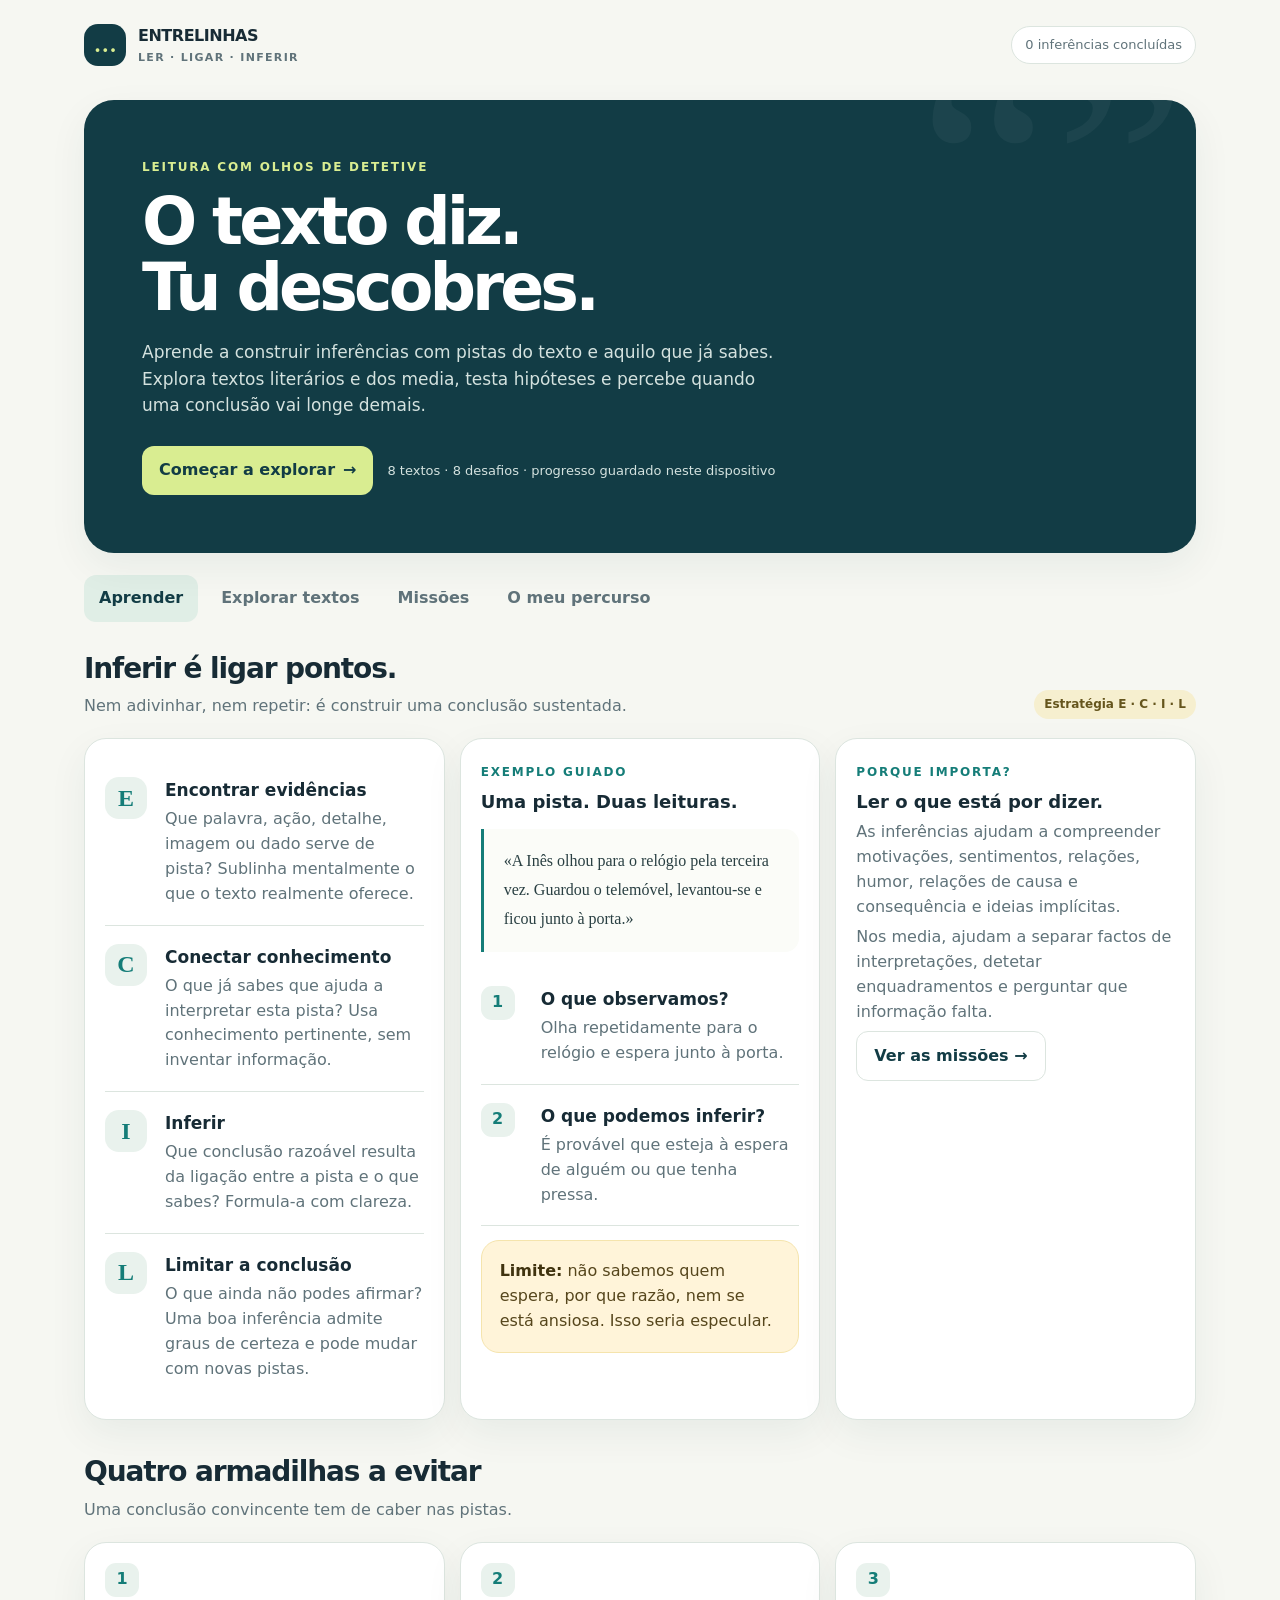
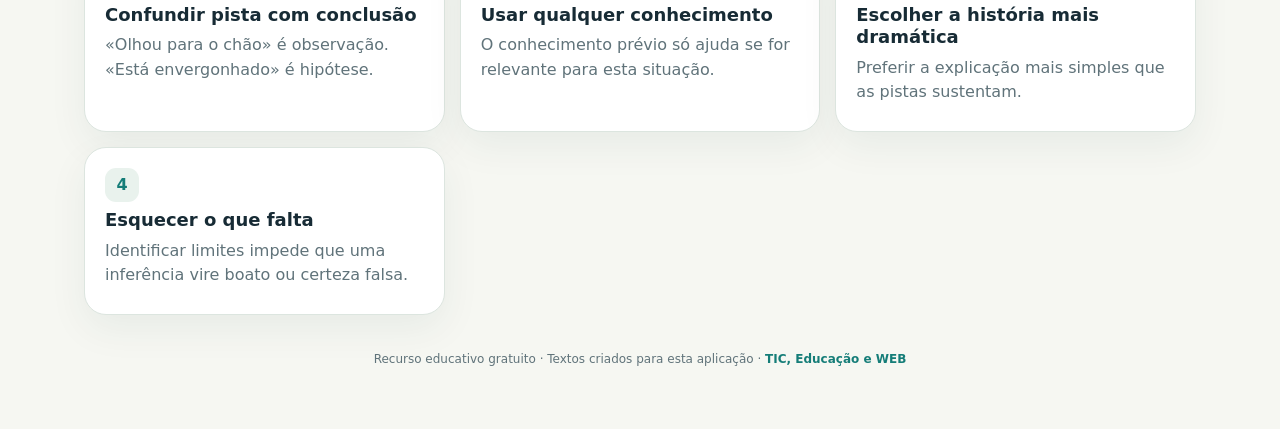
<file: inferencias/index.html>
<!doctype html>
<html lang="pt-PT">
<head>
<meta charset="utf-8"><meta name="viewport" content="width=device-width,initial-scale=1">
<meta name="description" content="Aprende a ler nas entrelinhas: treino de inferências com textos literários e dos media.">
<title>Entrelinhas — aprender a inferir</title>
<style>
:root{--ink:#172b35;--muted:#60737a;--paper:#f6f7f2;--white:#fff;--navy:#123c45;--teal:#157d78;--lime:#d9ed91;--coral:#f28b6b;--gold:#f1c75b;--line:#dce5df;--soft:#e9f2ed;--shadow:0 14px 38px #153b4210;--radius:22px;font-family:Inter,ui-sans-serif,system-ui,-apple-system,"Segoe UI",sans-serif}*{box-sizing:border-box}body{margin:0;background:var(--paper);color:var(--ink);line-height:1.55}button,select,textarea{font:inherit}button{cursor:pointer}.shell{max-width:1160px;margin:auto;padding:24px 24px 60px}.top{display:flex;align-items:center;justify-content:space-between;gap:16px;margin:0 0 34px}.brand{display:flex;align-items:center;gap:12px;font-weight:800;letter-spacing:-.03em}.mark{width:42px;height:42px;border-radius:14px;background:var(--navy);color:var(--lime);display:grid;place-items:center;font-family:Georgia,serif;font-size:23px}.brand small{display:block;font-size:11px;letter-spacing:.12em;text-transform:uppercase;color:var(--muted);font-weight:700}.pill{border:1px solid var(--line);background:#fff;border-radius:99px;padding:8px 13px;color:var(--muted);font-size:13px}.hero{border-radius:30px;padding:clamp(24px,5vw,58px);background:var(--navy);color:white;position:relative;overflow:hidden;box-shadow:var(--shadow)}.hero:after{content:"“ ”";position:absolute;right:4%;top:-85px;font:300px/1 Georgia;color:#ffffff0b;letter-spacing:-.12em}.eyebrow{color:var(--lime);text-transform:uppercase;letter-spacing:.15em;font-size:12px;font-weight:800}.hero h1{font-size:clamp(36px,6vw,65px);line-height:1.02;letter-spacing:-.06em;max-width:720px;margin:12px 0 18px}.hero p{color:#d4e2df;max-width:650px;font-size:17px;margin:0}.hero-actions{display:flex;align-items:center;gap:14px;flex-wrap:wrap;margin-top:28px;position:relative;z-index:1}.btn{border:0;border-radius:12px;padding:12px 17px;font-weight:750;transition:.16s;display:inline-flex;align-items:center;gap:8px}.btn:hover{transform:translateY(-1px)}.btn.primary{background:var(--lime);color:var(--navy)}.btn.dark{background:var(--navy);color:white}.btn.ghost{background:transparent;color:inherit;border:1px solid #ffffff40}.btn.line{background:white;color:var(--navy);border:1px solid var(--line)}.btn:disabled{opacity:.5;cursor:not-allowed;transform:none}.stat{font-size:13px;color:#d4e2df}.tabs{display:flex;gap:8px;overflow:auto;padding:22px 0 15px;scrollbar-width:none}.tab{white-space:nowrap;border:0;background:transparent;color:var(--muted);padding:11px 15px;border-radius:12px;font-weight:750}.tab.active{background:#e0eee6;color:var(--navy)}.section{display:none}.section.active{display:block}.intro{display:flex;justify-content:space-between;align-items:end;gap:18px;margin:10px 0 19px}.intro h2{margin:0;font-size:28px;letter-spacing:-.04em}.intro p{margin:4px 0 0;color:var(--muted)}.grid{display:grid;grid-template-columns:repeat(3,1fr);gap:15px}.card{background:white;border:1px solid var(--line);border-radius:var(--radius);padding:20px;box-shadow:var(--shadow)}.card h3{font-size:18px;line-height:1.25;margin:7px 0}.card p{color:var(--muted);margin:6px 0}.num{width:34px;height:34px;border-radius:11px;background:var(--soft);color:var(--teal);display:grid;place-items:center;font-weight:850}.step{display:grid;grid-template-columns:48px 1fr;gap:12px;padding:18px 0;border-bottom:1px solid var(--line)}.step:last-child{border:0}.step b{display:block;font-size:17px}.step p{margin:4px 0 0;color:var(--muted)}.tool-letter{font:700 24px Georgia;color:var(--teal);background:var(--soft);width:42px;height:42px;display:grid;place-items:center;border-radius:14px}.callout{padding:18px;border-radius:18px;background:#fff4d9;border:1px solid #f5e4ad;color:#56461c;margin-top:14px}.callout strong{color:#40330f}.practice-layout{display:grid;grid-template-columns:minmax(0,1.45fr) minmax(250px,.7fr);gap:17px}.filterrow{display:flex;gap:8px;flex-wrap:wrap}.filter{border:1px solid var(--line);background:white;border-radius:99px;padding:8px 13px;color:var(--muted);font-size:13px;font-weight:700}.filter.active{background:var(--navy);color:white;border-color:var(--navy)}.textmeta{display:flex;gap:8px;flex-wrap:wrap;align-items:center;color:var(--muted);font-size:12px;font-weight:750;text-transform:uppercase;letter-spacing:.08em}.textbody{font:18px/1.8 Georgia,serif;color:#293f42;background:#fbfcf8;border-left:3px solid var(--teal);padding:18px 20px;border-radius:0 14px 14px 0;margin:16px 0}.qtitle{font-size:21px;letter-spacing:-.025em;margin:18px 0 12px}.options{display:grid;gap:9px}.option{display:flex;gap:12px;align-items:flex-start;text-align:left;background:white;border:1.5px solid var(--line);border-radius:14px;padding:13px 14px;color:var(--ink);width:100%}.option:hover{border-color:var(--teal);background:#f8fcf8}.option.selected{border-color:var(--teal);background:#eaf6f0}.option.correct{border-color:#2e8d61;background:#e5f5ea}.option.wrong{border-color:#df775f;background:#fff0eb}.letter{font-size:12px;font-weight:850;color:var(--teal);background:#edf5ef;border-radius:8px;min-width:25px;height:25px;display:grid;place-items:center}.feedback{margin-top:13px;padding:15px;border-radius:14px;background:var(--soft);display:none}.feedback.show{display:block}.feedback h4{margin:0 0 4px}.feedback p{margin:4px 0;color:#40595b}.answer-compose{margin-top:18px;border-top:1px solid var(--line);padding-top:16px}.answer-compose label{display:block;font-weight:800;margin-bottom:6px}.answer-compose textarea{width:100%;min-height:86px;border:1px solid var(--line);border-radius:13px;padding:12px;resize:vertical}.checkline{display:flex;gap:9px;align-items:flex-start;color:var(--muted);font-size:13px;margin:9px 0}.sample{display:none;border-left:3px solid var(--coral);padding:10px 14px;margin-top:10px;background:#fff6f1;border-radius:0 12px 12px 0}.sample.show{display:block}.aside-sticky{position:sticky;top:14px;height:max-content}.meter{height:8px;background:#e8eee9;border-radius:99px;overflow:hidden;margin:10px 0}.meter span{height:100%;display:block;background:var(--teal);border-radius:99px;transition:width .3s}.kpi{display:flex;align-items:center;justify-content:space-between;font-size:14px;margin:8px 0}.kpi b{font-size:18px;color:var(--navy)}.muted{color:var(--muted)}.small{font-size:13px}.challenge-list{display:grid;grid-template-columns:repeat(2,1fr);gap:12px}.challenge{display:flex;align-items:center;gap:14px;text-align:left;color:var(--ink);background:white;border:1px solid var(--line);border-radius:17px;padding:16px}.challenge:hover{border-color:var(--teal)}.challenge .num{flex-shrink:0}.challenge strong{display:block}.challenge small{color:var(--muted)}.hidden{display:none!important}.progressbar{height:10px;background:#e7ede8;border-radius:99px;overflow:hidden}.progressbar span{display:block;height:100%;background:var(--teal);border-radius:99px}.empty{text-align:center;padding:50px 20px;color:var(--muted)}.badge{display:inline-block;background:#f6efcf;color:#65551d;border-radius:99px;font-size:12px;padding:5px 10px;font-weight:800}.row{display:flex;gap:10px;align-items:center;flex-wrap:wrap}.split{display:flex;align-items:center;justify-content:space-between;gap:12px}.source-tag{font-size:11px;background:#e8eff4;color:#36546b;padding:4px 8px;border-radius:99px;font-weight:800}.source-tag.lit{background:#fae9de;color:#914f34}.footer{margin:35px 0 0;text-align:center;color:var(--muted);font-size:12px}.footer a{color:var(--teal);text-decoration:none;font-weight:750}.dialog-back{position:fixed;inset:0;background:#10262c99;display:none;place-items:center;padding:20px;z-index:9}.dialog-back.show{display:grid}.dialog{max-width:570px;width:100%;background:white;padding:25px;border-radius:22px;box-shadow:0 30px 80px #0003}.dialog h2{margin:0 0 8px}.dialog p{color:var(--muted)}.toast{position:fixed;bottom:18px;left:50%;transform:translate(-50%,20px);opacity:0;pointer-events:none;background:var(--navy);color:white;padding:11px 16px;border-radius:12px;transition:.2s;z-index:11}.toast.show{transform:translate(-50%,0);opacity:1}.sr{position:absolute;clip:rect(0 0 0 0);clip-path:inset(50%);width:1px;height:1px;overflow:hidden}@media(max-width:800px){.grid{grid-template-columns:1fr 1fr}.practice-layout{grid-template-columns:1fr}.aside-sticky{position:static}.challenge-list{grid-template-columns:1fr}}@media(max-width:560px){.shell{padding:15px 14px 45px}.top{margin-bottom:19px}.grid{grid-template-columns:1fr}.intro{align-items:start;flex-direction:column}.hero{border-radius:22px}.hero p{font-size:15px}.textbody{font-size:17px;padding:14px}.tabs{padding-top:14px}.card{padding:17px}}
</style>
</head>
<body>
<div class="shell">
<header class="top"><div class="brand"><div class="mark" aria-hidden="true">…</div><div>ENTRELINHAS<small>ler · ligar · inferir</small></div></div><div class="pill" id="topProgress">0 inferências concluídas</div></header>
<main>
<section class="hero" id="home"><div class="eyebrow">Leitura com olhos de detetive</div><h1>O texto diz.<br>Tu descobres.</h1><p>Aprende a construir inferências com pistas do texto e aquilo que já sabes. Explora textos literários e dos media, testa hipóteses e percebe quando uma conclusão vai longe demais.</p><div class="hero-actions"><button class="btn primary" onclick="go('practice')">Começar a explorar <span aria-hidden="true">→</span></button><span class="stat">8 textos · 8 desafios · progresso guardado neste dispositivo</span></div></section>
<nav class="tabs" aria-label="Secções"><button class="tab active" data-tab="learn">Aprender</button><button class="tab" data-tab="practice">Explorar textos</button><button class="tab" data-tab="missions">Missões</button><button class="tab" data-tab="progress">O meu percurso</button></nav>
<section id="learn" class="section active"><div class="intro"><div><h2>Inferir é ligar pontos.</h2><p>Nem adivinhar, nem repetir: é construir uma conclusão sustentada.</p></div><span class="badge">Estratégia E · C · I · L</span></div>
<div class="grid"><article class="card"><div class="step"><div class="tool-letter">E</div><div><b>Encontrar evidências</b><p>Que palavra, ação, detalhe, imagem ou dado serve de pista? Sublinha mentalmente o que o texto realmente oferece.</p></div></div><div class="step"><div class="tool-letter">C</div><div><b>Conectar conhecimento</b><p>O que já sabes que ajuda a interpretar esta pista? Usa conhecimento pertinente, sem inventar informação.</p></div></div><div class="step"><div class="tool-letter">I</div><div><b>Inferir</b><p>Que conclusão razoável resulta da ligação entre a pista e o que sabes? Formula-a com clareza.</p></div></div><div class="step"><div class="tool-letter">L</div><div><b>Limitar a conclusão</b><p>O que ainda não podes afirmar? Uma boa inferência admite graus de certeza e pode mudar com novas pistas.</p></div></div></article>
<article class="card"><span class="eyebrow" style="color:var(--teal)">Exemplo guiado</span><h3>Uma pista. Duas leituras.</h3><div class="textbody" style="font-size:16px">«A Inês olhou para o relógio pela terceira vez. Guardou o telemóvel, levantou-se e ficou junto à porta.»</div><div class="step"><div class="num">1</div><div><b>O que observamos?</b><p>Olha repetidamente para o relógio e espera junto à porta.</p></div></div><div class="step"><div class="num">2</div><div><b>O que podemos inferir?</b><p>É provável que esteja à espera de alguém ou que tenha pressa.</p></div></div><div class="callout"><strong>Limite:</strong> não sabemos quem espera, por que razão, nem se está ansiosa. Isso seria especular.</div></article>
<article class="card"><span class="eyebrow" style="color:var(--teal)">Porque importa?</span><h3>Ler o que está por dizer.</h3><p>As inferências ajudam a compreender motivações, sentimentos, relações, humor, relações de causa e consequência e ideias implícitas.</p><p>Nos media, ajudam a separar factos de interpretações, detetar enquadramentos e perguntar que informação falta.</p><button class="btn line" onclick="go('missions')">Ver as missões →</button></article></div>
<div class="intro" style="margin-top:30px"><div><h2>Quatro armadilhas a evitar</h2><p>Uma conclusão convincente tem de caber nas pistas.</p></div></div><div class="grid"><div class="card"><div class="num">1</div><h3>Confundir pista com conclusão</h3><p>«Olhou para o chão» é observação. «Está envergonhado» é hipótese.</p></div><div class="card"><div class="num">2</div><h3>Usar qualquer conhecimento</h3><p>O conhecimento prévio só ajuda se for relevante para esta situação.</p></div><div class="card"><div class="num">3</div><h3>Escolher a história mais dramática</h3><p>Preferir a explicação mais simples que as pistas sustentam.</p></div><div class="card"><div class="num">4</div><h3>Esquecer o que falta</h3><p>Identificar limites impede que uma inferência vire boato ou certeza falsa.</p></div></div></section>
<section id="practice" class="section"><div class="intro"><div><h2>Explorar textos</h2><p>Lê devagar. Procura pistas antes de escolher uma interpretação.</p></div><div class="filterrow" id="filters"><button class="filter active" data-filter="todos">Todos</button><button class="filter" data-filter="literario">Literários</button><button class="filter" data-filter="media">Media</button></div></div><div class="practice-layout"><div id="activityArea"></div><aside class="card aside-sticky"><div class="split"><strong>O teu percurso</strong><span class="badge" id="levelBadge">Explorador</span></div><div class="meter"><span id="sideMeter" style="width:0%"></span></div><div class="kpi"><span>Desafios concluídos</span><b id="sideDone">0/8</b></div><div class="kpi"><span>Acertos</span><b id="sideAccuracy">—</b></div><hr style="border:0;border-top:1px solid var(--line);margin:16px 0"><p class="small"><b>Lembra-te:</b> começa pelo que o texto mostra; só depois interpreta.</p><button class="btn line" onclick="go('learn')" style="width:100%;justify-content:center">Rever a estratégia</button></aside></div></section>
<section id="missions" class="section"><div class="intro"><div><h2>Missões de leitura</h2><p>Escolhe um foco e pratica um tipo de inferência de cada vez.</p></div></div><div class="challenge-list" id="missionList"></div><div class="card" style="margin-top:16px"><h3>Desafio de detetive: escrever uma inferência</h3><p>Escolhe qualquer texto, escreve a tua conclusão e justifica-a com a fórmula:</p><div class="callout"><strong>«Penso que ___ porque o texto indica ___. Sei que ___. Ainda não posso concluir que ___.»</strong></div><p class="small">Podes guardar uma reflexão em cada atividade e compará-la com uma resposta possível.</p><button class="btn dark" onclick="go('practice')">Escolher um texto →</button></div></section>
<section id="progress" class="section"><div class="intro"><div><h2>O meu percurso</h2><p>O progresso fica guardado apenas neste navegador e dispositivo.</p></div><button class="btn line" onclick="exportProgress()">Descarregar resumo</button></div><div class="grid"><article class="card"><div class="eyebrow" style="color:var(--teal)">Desafios</div><div style="font-size:42px;font-weight:850;letter-spacing:-.05em" id="totalDone">0</div><div class="muted">de 8 desafios concluídos</div><div class="meter"><span id="progressMeter" style="width:0%"></span></div></article><article class="card"><div class="eyebrow" style="color:var(--teal)">Precisão</div><div style="font-size:42px;font-weight:850;letter-spacing:-.05em" id="totalAccuracy">—</div><div class="muted">respostas sustentadas pelas pistas</div><p class="small">O acerto é apenas um sinal. Explicar as pistas e reconhecer limites também faz parte da aprendizagem.</p></article><article class="card"><div class="eyebrow" style="color:var(--teal)">Conquistas</div><div id="achievements" class="row" style="margin-top:12px"><span class="badge">🔎 Primeiro passo</span></div><p class="small">As conquistas aparecem à medida que exploras.</p></article></div><div class="card" style="margin-top:15px"><div class="split"><div><h3 style="margin:0">Recomeçar percurso</h3><p class="small">Apaga os resultados guardados neste dispositivo.</p></div><button class="btn line" onclick="resetProgress()">Limpar progresso</button></div></div></section>
</main><footer class="footer">Recurso educativo gratuito · Textos criados para esta aplicação · <a href="https://jfborges.com/" target="_blank" rel="noopener">TIC, Educação e WEB</a></footer>
</div><div class="toast" id="toast" role="status" aria-live="polite"></div><div class="dialog-back" id="dialog"><div class="dialog"><h2>Apagar o percurso?</h2><p>Esta ação remove os resultados e reflexões guardados neste dispositivo. Não pode ser anulada.</p><div class="row" style="justify-content:flex-end"><button class="btn line" onclick="closeDialog()">Cancelar</button><button class="btn dark" onclick="confirmReset()">Apagar</button></div></div></div>
<script>
const activities=[
{id:'ponte',type:'literario',title:'O outro lado da ponte',level:'Intermédio',focus:'Personagens e emoções',text:'Quando o portão da estação se fechou, Leonor ficou com o bilhete amarrotado na mão. O comboio já desaparecera na curva. Leu a mensagem no ecrã uma segunda vez e, desta vez, não respondeu. Dobrou o bilhete em quatro e guardou-o no bolso do casaco.',question:'Que leitura é mais bem sustentada pelas pistas?',options:['Leonor perdeu o comboio e a mensagem parece ter contribuído para uma decisão ou reação emocional.','Leonor está a viajar para uma entrevista de emprego e foi despedida.','Leonor decidiu nunca mais falar com a pessoa que lhe escreveu.','Leonor não sabia ler a mensagem e por isso não respondeu.'],answer:0,evidence:'O comboio desapareceu; ela segura o bilhete; relê a mensagem e não responde. O texto aproxima a viagem falhada da reação à mensagem, mas não esclarece a relação entre ambas.',reason:'As pistas permitem inferir uma desilusão e uma ligação provável entre a mensagem e o silêncio. Não revelam o conteúdo da mensagem nem o futuro da relação.',trap:'Transformar o silêncio numa decisão definitiva ou inventar o conteúdo da mensagem.',model:'Penso que Leonor está desiludida ou perturbada porque perdeu o comboio, voltou a ler uma mensagem e não respondeu. Ainda não posso saber o que a mensagem dizia nem quem a enviou.'},
{id:'janela',type:'literario',title:'A janela acesa',level:'Intermédio',focus:'Ambiente e simbolismo',text:'Na rua já não passava ninguém. No terceiro andar, a janela continuava acesa. A mulher pousou duas chávenas na mesa, afastou uma cadeira e deixou a porta apenas encostada. O relógio da cozinha bateu as onze.',question:'Que inferência transforma melhor os detalhes numa leitura do ambiente?',options:['A mulher aguarda provavelmente alguém, e os gestos criam uma expectativa silenciosa.','A mulher trabalha numa cafetaria que fecha à meia-noite.','A mulher esqueceu-se de apagar a luz e saiu para a rua.','A pessoa esperada chegará exatamente à meia-noite.'],answer:0,evidence:'Duas chávenas, uma cadeira afastada, porta encostada e luz acesa são sinais convergentes de espera; o silêncio da rua e a hora reforçam a expectativa.',reason:'A inferência liga vários pormenores. A conclusão mantém-se prudente: o texto sugere espera, mas não confirma quem virá ou se virá.',trap:'Ler o simbolismo como previsão literal: a hora não prova a chegada de alguém.',model:'A mulher parece esperar uma visita: preparou duas chávenas, afastou uma cadeira e deixou a porta encostada. O texto cria expectativa, mas não garante que alguém apareça.'},
{id:'chuva',type:'literario',title:'Depois da chuva',level:'Avançado',focus:'Causa e consequência',text:'O pai entrou sem fechar o chapéu-de-chuva. Deixou um rasto de água no corredor e pousou sobre a mesa um saco de papel já mole. A filha, que até então falava sem parar, calou-se. Do saco escapou o cheiro doce do bolo de aniversário.',question:'Qual é a inferência mais cuidadosa sobre o que aconteceu?',options:['O bolo ficou provavelmente molhado ou danificado durante a chuva, o que pode explicar o silêncio da filha.','O pai esqueceu-se do aniversário e comprou um bolo errado.','A filha está zangada porque não gosta de bolos.','O pai deixou o bolo cair numa poça de propósito.'],answer:0,evidence:'Chapéu aberto, rasto de água, saco mole e cheiro a bolo ligam a chuva ao estado do bolo. O silêncio surge imediatamente depois.',reason:'As pistas sugerem que o bolo sofreu com a chuva e que a filha se apercebeu disso. Não sabemos se o bolo ficou estragado, se era surpresa ou por que motivo ela se calou.',trap:'Atribuir intenção ao pai sem qualquer pista.',model:'O bolo pode ter ficado molhado com a chuva, e a filha parece ter percebido que algo correu mal. O texto não indica se o bolo ficou inutilizável nem se o pai teve culpa.'},
{id:'poema',type:'literario',title:'A casa vazia',level:'Avançado',focus:'Linguagem figurada',text:'A casa vestiu o casaco da noite. Nos quartos, os retratos guardavam sorrisos que ninguém visitava. Só a torneira, de minuto a minuto, dizia que o tempo ainda passava.',question:'O que sugere mais fortemente a imagem dos retratos?',options:['A casa está vazia ou marcada pela ausência de pessoas, e os retratos evocam memórias.','Os retratos ganharam vida e recebem visitantes durante a noite.','A torneira está avariada e é a causa da solidão da casa.','O narrador está a descrever uma casa assombrada como facto.'],answer:0,evidence:'«Ninguém visitava» os sorrisos dos retratos e a torneira marca o tempo num espaço silencioso. A personificação atribui ações humanas à casa e aos objetos.',reason:'As imagens sugerem ausência e memória, sem obrigar a uma leitura sobrenatural. Interpretar linguagem figurada exige ligar as palavras ao tom e ao contexto.',trap:'Tomar a personificação literalmente ou confundir atmosfera com acontecimento real.',model:'Os retratos parecem representar pessoas ausentes e lembranças de outros tempos. A casa personificada reforça a solidão; não há evidência de que seja literalmente assombrada.'},
{id:'titulo',type:'media',title:'O título e o dado',level:'Intermédio',focus:'Factos, enquadramento e omissões',text:'TÍTULO: «Metade dos alunos prefere estudar com música»\n\nNum inquérito respondido por 120 alunos de uma escola, 51 disseram que estudam melhor com música, 43 preferem silêncio e 26 não manifestaram preferência. O inquérito foi divulgado pela associação de estudantes. Não são indicados o método de seleção dos participantes nem o número total de alunos da escola.',question:'Que conclusão respeita melhor os dados e os seus limites?',options:['Neste grupo de 120 respondentes, 51 escolheram música; não sabemos se representam todos os alunos da escola.','Metade de todos os alunos da escola estuda melhor com música.','A música melhora os resultados escolares de quem a ouve.','Os alunos que preferem silêncio têm pior concentração.'],answer:0,evidence:'51 em 120 é menos de metade; o inquérito abrangeu respondentes de uma escola, sem método de seleção nem universo total indicado.',reason:'É necessário distinguir o que a amostra respondeu do que se pode generalizar. Além disso, preferência não demonstra eficácia nem resultados académicos.',trap:'Aceitar o título como prova de representatividade ou confundir preferência com benefício.',model:'Entre os 120 alunos que responderam, 51 disseram preferir música. Sem saber como foram escolhidos e quantos alunos existem na escola, não posso generalizar o resultado a todos.'},
{id:'chuva-noticia',type:'media',title:'Chuva na cidade: duas versões',level:'Intermédio',focus:'Perspetiva e enquadramento',text:'PUBLICAÇÃO A — «Chuva intensa volta a causar caos no centro»\n\nA circulação esteve condicionada durante 22 minutos numa avenida, depois de folhas taparem uma grelha de escoamento. A autarquia enviou uma equipa ao local.\n\nPUBLICAÇÃO B — «Equipa municipal resolve em 22 minutos problema na avenida»\n\nA circulação esteve condicionada durante 22 minutos numa avenida, depois de folhas taparem uma grelha de escoamento. A autarquia enviou uma equipa ao local.',question:'O que muda entre os dois títulos, apesar de o corpo da notícia ser igual?',options:['O enquadramento: A destaca a perturbação; B valoriza a rapidez da resposta municipal.','Os factos: A afirma que houve caos e B prova que o problema foi resolvido.','A causa: A atribui-a à chuva e B à autarquia.','A duração: A indica um período maior do que B.'],answer:0,evidence:'O texto factual é igual. «Caos» intensifica a perturbação; «resolve em 22 minutos» destaca a ação da autarquia.',reason:'O título seleciona o ângulo pelo qual o leitor entra na notícia. A inferência sobre o enquadramento é sustentada pela escolha das palavras, mas não permite concluir a intenção do jornalista.',trap:'Confundir tom avaliativo com alteração dos factos ou declarar intenção sem prova.',model:'A publicação A salienta o impacto no trânsito; a B dá destaque à resposta municipal. Como os factos são os mesmos, a diferença está no enquadramento. Não sabemos por que motivo cada título foi escolhido.'},
{id:'foto',type:'media',title:'A fotografia que falta',level:'Avançado',focus:'Imagem e informação em falta',text:'Uma publicação partilha a fotografia de uma fila de pessoas à porta de um centro de saúde, acompanhada da legenda: «Mais uma manhã impossível». Não indica a data da fotografia, a localização exata, o tempo de espera, nem se a fila avançava ou estava parada. Nos comentários, alguém escreve: «Isto acontece todos os dias.»',question:'Qual é a conclusão mais responsável?',options:['A fotografia mostra uma fila naquele momento, mas faltam dados para concluir que a situação ocorre todos os dias ou que a espera era longa.','A fila estava parada e todos esperaram várias horas.','Os centros de saúde estão sempre sobrelotados.','O comentário confirma que a fotografia foi tirada nessa manhã.'],answer:0,evidence:'A legenda e a imagem mostram uma fila, mas não identificam quando foi fotografada, nem a duração ou o movimento. O comentário não apresenta prova adicional.',reason:'Uma imagem é evidência de um instante e de um enquadramento. Sem data, localização e contexto, não se pode generalizar nem medir a gravidade.',trap:'Tratar o comentário como confirmação independente ou imaginar o que ficou fora da fotografia.',model:'A imagem evidencia que havia uma fila no momento captado. Sem data, local e duração, não posso concluir que era uma manhã habitual ou que as pessoas esperaram horas.'},
{id:'cientifico',type:'media',title:'Correlação não é causa',level:'Avançado',focus:'Raciocínio com dados',text:'Um artigo escolar analisa os registos de 80 alunos e encontra uma associação: os que dizem dormir mais horas tendem também a obter classificações mais elevadas. O texto não controla o tempo de estudo, a saúde, as condições em casa ou outros fatores. O título publicado nas redes é: «Dormir mais faz subir as notas».',question:'O que é possível inferir a partir da informação apresentada?',options:['Há uma associação neste grupo entre mais horas de sono e classificações mais altas, mas não está demonstrado que o sono seja a causa.','Dormir mais garante melhores notas a todos os alunos.','O tempo de estudo não influencia as classificações.','O título prova que a investigação encontrou uma relação causal.'],answer:0,evidence:'O estudo descreve associação em 80 alunos e não controla fatores que também podem influenciar as classificações.',reason:'Duas variáveis podem surgir juntas sem que uma cause a outra; pode haver fatores comuns. O título afirma mais do que os dados descritos autorizam.',trap:'Transformar associação em causalidade e generalizar um grupo para todos.',model:'Os dados apontam para uma associação nesta amostra. Como não foram controlados outros fatores, não posso afirmar que dormir mais cause melhores notas.'}
];
const missions=[{title:'Detetar emoções sem diagnosticar',sub:'Infernir estados de espírito a partir de ações, gestos e palavras.',icon:'♡',filter:'literario'},{title:'Ler metáforas e imagens',sub:'Construir sentidos sem interpretar tudo literalmente.',icon:'✳',filter:'literario'},{title:'Separar dados de manchetes',sub:'Comparar o que os dados mostram com o que o título sugere.',icon:'▤',filter:'media'},{title:'Perguntar o que falta',sub:'Identificar limites de imagens, amostras e testemunhos.',icon:'⌕',filter:'media'},{title:'Rastrear causas e consequências',sub:'Ligar acontecimentos sem inventar intenções.',icon:'↗',filter:'todos'},{title:'Reconhecer perspetivas',sub:'Observar seleção de palavras, foco e enquadramento.',icon:'◉',filter:'media'}];
const KEY='entrelinhas-progress-v1';let state=loadState(),currentFilter='todos',currentId=activities[0].id;
function loadState(){let data;try{data=JSON.parse(localStorage.getItem(KEY))||{}}catch{data={}}data.done=data.done||{};data.answers=data.answers||{};data.notes=data.notes||{};data.samples=data.samples||{};data.orders=data.orders||{};activities.forEach(a=>{const saved=data.orders[a.id];if(Array.isArray(saved)&&saved.length===a.options.length&&new Set(saved).size===a.options.length&&saved.every(i=>Number.isInteger(i)&&i>=0&&i<a.options.length))return;const order=a.options.map((_,i)=>i);for(let i=order.length-1;i>0;i--){const j=Math.floor(Math.random()*(i+1));[order[i],order[j]]=[order[j],order[i]]}data.orders[a.id]=order});try{localStorage.setItem(KEY,JSON.stringify(data))}catch{}return data}
function saveState(){localStorage.setItem(KEY,JSON.stringify(state));updateProgress()}
function go(tab){document.querySelectorAll('.tab').forEach(b=>b.classList.toggle('active',b.dataset.tab===tab));document.querySelectorAll('.section').forEach(s=>s.classList.toggle('active',s.id===tab));if(tab==='practice')renderActivity();if(tab==='missions')renderMissions();window.scrollTo({top:0,behavior:'smooth'})}
document.querySelectorAll('.tab').forEach(b=>b.addEventListener('click',()=>go(b.dataset.tab)));
document.querySelectorAll('.filter').forEach(b=>b.addEventListener('click',()=>{currentFilter=b.dataset.filter;document.querySelectorAll('.filter').forEach(x=>x.classList.toggle('active',x===b));renderActivity()}));
function filtered(){return activities.filter(a=>currentFilter==='todos'||a.type===currentFilter)}
function renderActivity(){let list=filtered();if(!list.some(a=>a.id===currentId))currentId=list[0].id;const a=list.find(x=>x.id===currentId)||list[0],idx=activities.indexOf(a),order=state.orders[a.id];document.getElementById('activityArea').innerHTML=`<div class="card"><div class="split"><div class="textmeta"><span class="source-tag ${a.type==='literario'?'lit':''}">${a.type==='literario'?'Texto literário':'Texto dos media'}</span><span>${a.level}</span></div><span class="muted small">${idx+1} / ${activities.length}</span></div><div class="intro" style="margin:10px 0 0"><div><h3 style="font-size:24px;margin:0">${a.title}</h3><p class="small">Foco: ${a.focus}</p></div><div class="row"><button class="btn line" onclick="moveActivity(-1)" aria-label="Atividade anterior">←</button><button class="btn line" onclick="moveActivity(1)" aria-label="Atividade seguinte">→</button></div></div><div class="textbody">${esc(a.text).replaceAll('\n','<br>')}</div><h3 class="qtitle">${a.question}</h3><p class="small muted">Escolhe a hipótese mais sustentada. Depois, explica como ligaste as pistas.</p><div class="options">${order.map((originalIndex,position)=>`<button class="option ${state.answers[a.id]===originalIndex?'selected':''}" onclick="choose('${a.id}',${originalIndex})"><span class="letter">${'ABCD'[position]}</span><span>${a.options[originalIndex]}</span></button>`).join('')}</div><div class="feedback ${state.answers[a.id]!==undefined?'show':''}" id="feedback">${state.answers[a.id]!==undefined?feedbackHtml(a,state.answers[a.id]):''}</div><div class="answer-compose"><label for="reflection">Agora, constrói a tua inferência</label><p class="small muted">Usa a fórmula: «Penso que… porque o texto indica… Sei que… Ainda não posso concluir que…»</p><textarea id="reflection" placeholder="Escreve com as tuas palavras…">${esc(state.notes[a.id]||'')}</textarea><div class="checkline"><input type="checkbox" id="reflect-check" ${state.samples[a.id]?'checked':''} onchange="setSample('${a.id}',this.checked)"><label for="reflect-check">Comparei a minha resposta com as pistas e indiquei pelo menos um limite.</label></div><div class="row"><button class="btn dark" onclick="saveReflection('${a.id}')">Guardar reflexão</button><button class="btn line" onclick="toggleSample('${a.id}')">Ver uma resposta possível</button></div><div class="sample ${state.samples[a.id]?'show':''}" id="sample"><b>Uma possibilidade:</b> ${a.model}</div></div></div>`;updateProgress()}
function feedbackHtml(a,choice){const ok=choice===a.answer;return `<h4>${ok?'✓ Boa leitura: as pistas sustentam a tua escolha.':'↗ Volta às pistas e experimenta outra leitura.'}</h4><p><b>Evidências:</b> ${a.evidence}</p><p><b>Ligação:</b> ${a.reason}</p><p><b>Armadilha a evitar:</b> ${a.trap}</p>${ok?'<p><b>Próximo passo:</b> formula agora a inferência por palavras tuas e explicita o que permanece incerto.</p>':'<p><b>Dica:</b> distingue a informação escrita das hipóteses que acrescentam pormenores sem apoio.</p>'}`}
function choose(id,originalIndex){state.answers[id]=originalIndex;state.done[id]=true;saveState();renderActivity();const feedback=document.getElementById('feedback');feedback?.scrollIntoView({behavior:'smooth',block:'nearest'})}
function moveActivity(dir){const list=filtered(),i=list.findIndex(a=>a.id===currentId);currentId=list[(i+dir+list.length)%list.length].id;renderActivity()}
function saveReflection(id){const el=document.getElementById('reflection');state.notes[id]=el.value.trim();saveState();toast('Reflexão guardada neste dispositivo.')}
function setSample(id,v){state.samples[id]=v;saveState()}
function toggleSample(id){const el=document.getElementById('sample');el.classList.toggle('show');state.samples[id]=el.classList.contains('show');const cb=document.getElementById('reflect-check');if(cb)cb.checked=state.samples[id];saveState()}
function renderMissions(){document.getElementById('missionList').innerHTML=missions.map((m,i)=>`<button class="challenge" onclick="startMission('${m.filter}')"><span class="num">${m.icon}</span><span><strong>${m.title}</strong><small>${m.sub}</small></span><span class="muted" style="margin-left:auto">→</span></button>`).join('')}
function startMission(filter){currentFilter=filter;document.querySelectorAll('.filter').forEach(x=>x.classList.toggle('active',x.dataset.filter===filter));const a=activities.find(x=>filter==='todos'||x.type===filter);if(a)currentId=a.id;go('practice')}
function updateProgress(){const done=Object.keys(state.done).length,total=activities.length,answers=Object.entries(state.answers),correct=answers.filter(([id,i])=>activities.find(a=>a.id===id)?.answer===i).length,pct=answers.length?Math.round(correct/answers.length*100):null;document.getElementById('topProgress').textContent=`${done} ${done===1?'inferência concluída':'inferências concluídas'}`;document.getElementById('sideDone').textContent=`${done}/${total}`;document.getElementById('sideAccuracy').textContent=pct===null?'—':`${pct}%`;document.getElementById('sideMeter').style.width=`${Math.round(done/total*100)}%`;document.getElementById('totalDone').textContent=done;document.getElementById('totalAccuracy').textContent=pct===null?'—':`${pct}%`;document.getElementById('progressMeter').style.width=`${Math.round(done/total*100)}%`;document.getElementById('levelBadge').textContent=done>=8?'Leitor atento':done>=4?'Investigador':'Explorador';const achieved=[...(done>=1?['🔎 Primeiro passo']:[]),...(done>=4?['🧩 Liga-pistas']:[]),...(done>=8?['🧭 Leitor crítico']:[])];document.getElementById('achievements').innerHTML=achieved.length?achieved.map(x=>`<span class="badge">${x}</span>`).join(''):'<span class="muted small">A primeira conquista espera por ti.</span>'}
function exportProgress(){let rows=activities.filter(a=>state.done[a.id]||state.notes[a.id]).map(a=>{let ans=state.answers[a.id];return `${a.title}\nResposta selecionada: ${ans===undefined?'não respondida':String.fromCharCode(65+ans)+(ans===a.answer?' (correta)':' (a rever)')}\nReflexão: ${state.notes[a.id]||'—'}\n`});let txt=`ENTRELINHAS — resumo do percurso\nDesafios concluídos: ${Object.keys(state.done).length}/${activities.length}\n\n${rows.join('\n')||'Ainda não há respostas guardadas.'}\nTIC, Educação e WEB`;let blob=new Blob([txt],{type:'text/plain;charset=utf-8'}),a=document.createElement('a');a.href=URL.createObjectURL(blob);a.download='meu-percurso-entrelinhas.txt';a.click();URL.revokeObjectURL(a.href)}
function resetProgress(){document.getElementById('dialog').classList.add('show')}function closeDialog(){document.getElementById('dialog').classList.remove('show')}function confirmReset(){state={done:{},answers:{},notes:{},samples:{}};saveState();closeDialog();renderActivity();toast('O percurso foi reiniciado.')}
function toast(msg){const t=document.getElementById('toast');t.textContent=msg;t.classList.add('show');setTimeout(()=>t.classList.remove('show'),2300)}function esc(s){return String(s).replace(/[&<>"']/g,c=>({'&':'&amp;','<':'&lt;','>':'&gt;','"':'&quot;',"'":'&#39;'}[c]))}
renderActivity();renderMissions();updateProgress();
</script>
</body>
</html>
</file>
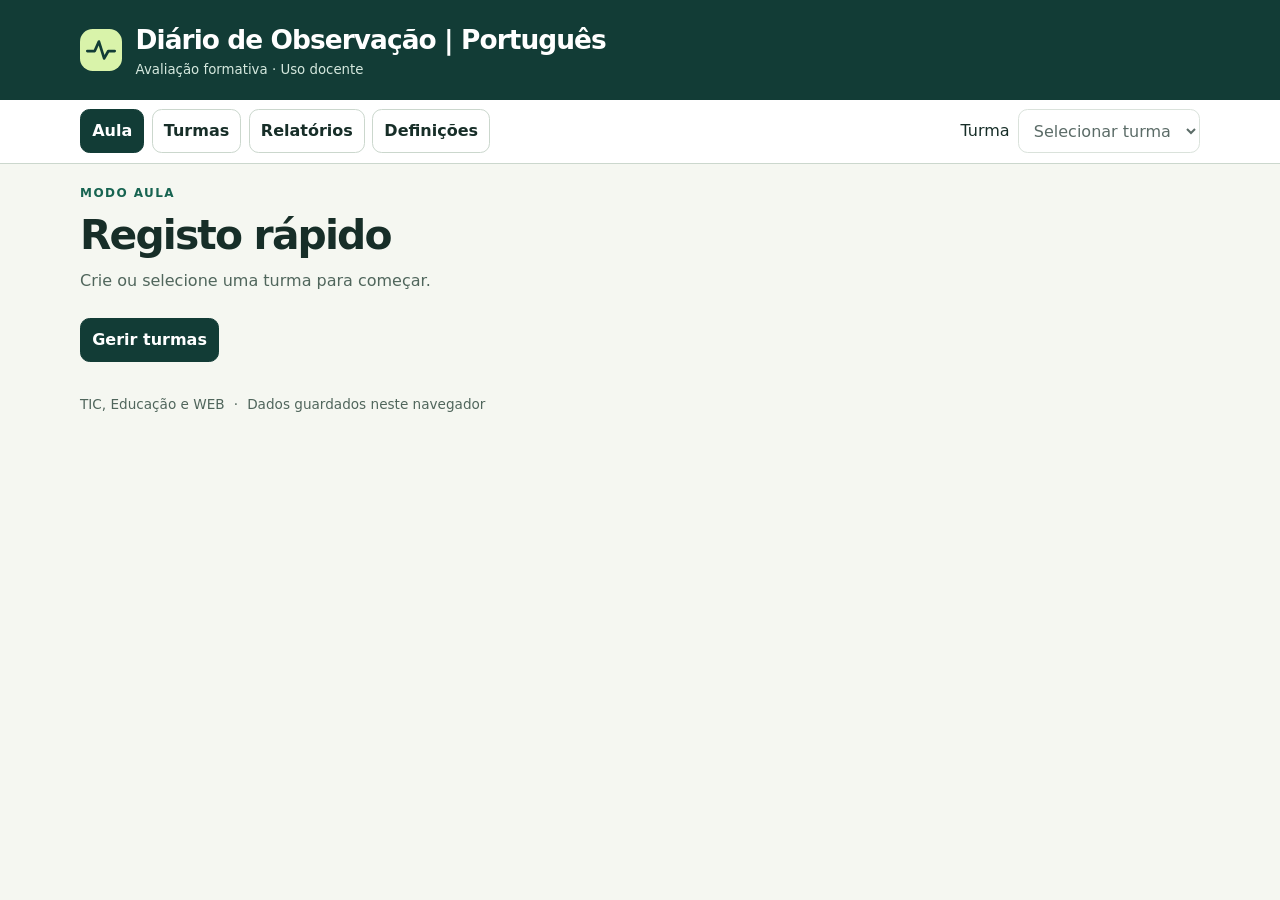
<file: pulso-de-portugues/index.html>
<!doctype html>
<html lang="pt-PT">
<head>
<meta charset="utf-8">
<meta name="viewport" content="width=device-width, initial-scale=1">
<meta name="theme-color" content="#123c36">
<title>Diário de Observação | Português</title>
<link rel="icon" href="data:,">
<link rel="stylesheet" href="./styles.css">
<script defer src="./app.js"></script>
</head>
<body>
<a class="skip" href="#main">Ir para o conteúdo</a>
<header class="mast" id="mast">
  <div class="wrap identity">
    <svg viewBox="0 0 40 40" width="42" height="42" aria-hidden="true"><rect width="40" height="40" rx="12" fill="#d9f3aa"/><path d="M7 21h7l4-9 5 16 4-7h6" fill="none" stroke="#123c36" stroke-width="2.6" stroke-linecap="round" stroke-linejoin="round"/></svg>
    <div><strong>Diário de Observação | Português</strong><small>Avaliação formativa · Uso docente</small></div>
  </div>
</header>
<div id="shell">
  <div class="navigation"><div class="wrap nav-inner">
    <nav aria-label="Áreas da aplicação" id="nav"></nav>
    <label class="class-switch">Turma <select id="active-class"></select></label>
  </div></div>
  <main class="wrap main" id="main" tabindex="-1"></main>
  <footer class="wrap footer">TIC, Educação e WEB <span>·</span> Dados guardados neste navegador</footer>
</div>
<div class="wrap lock" id="lock" hidden></div>
<dialog id="quick" aria-labelledby="quick-title"></dialog>
<div id="feedback" class="toast" role="status" aria-live="polite" aria-atomic="true"></div>
<div id="error" role="alert" class="error" hidden></div>
</body>
</html>
</file>
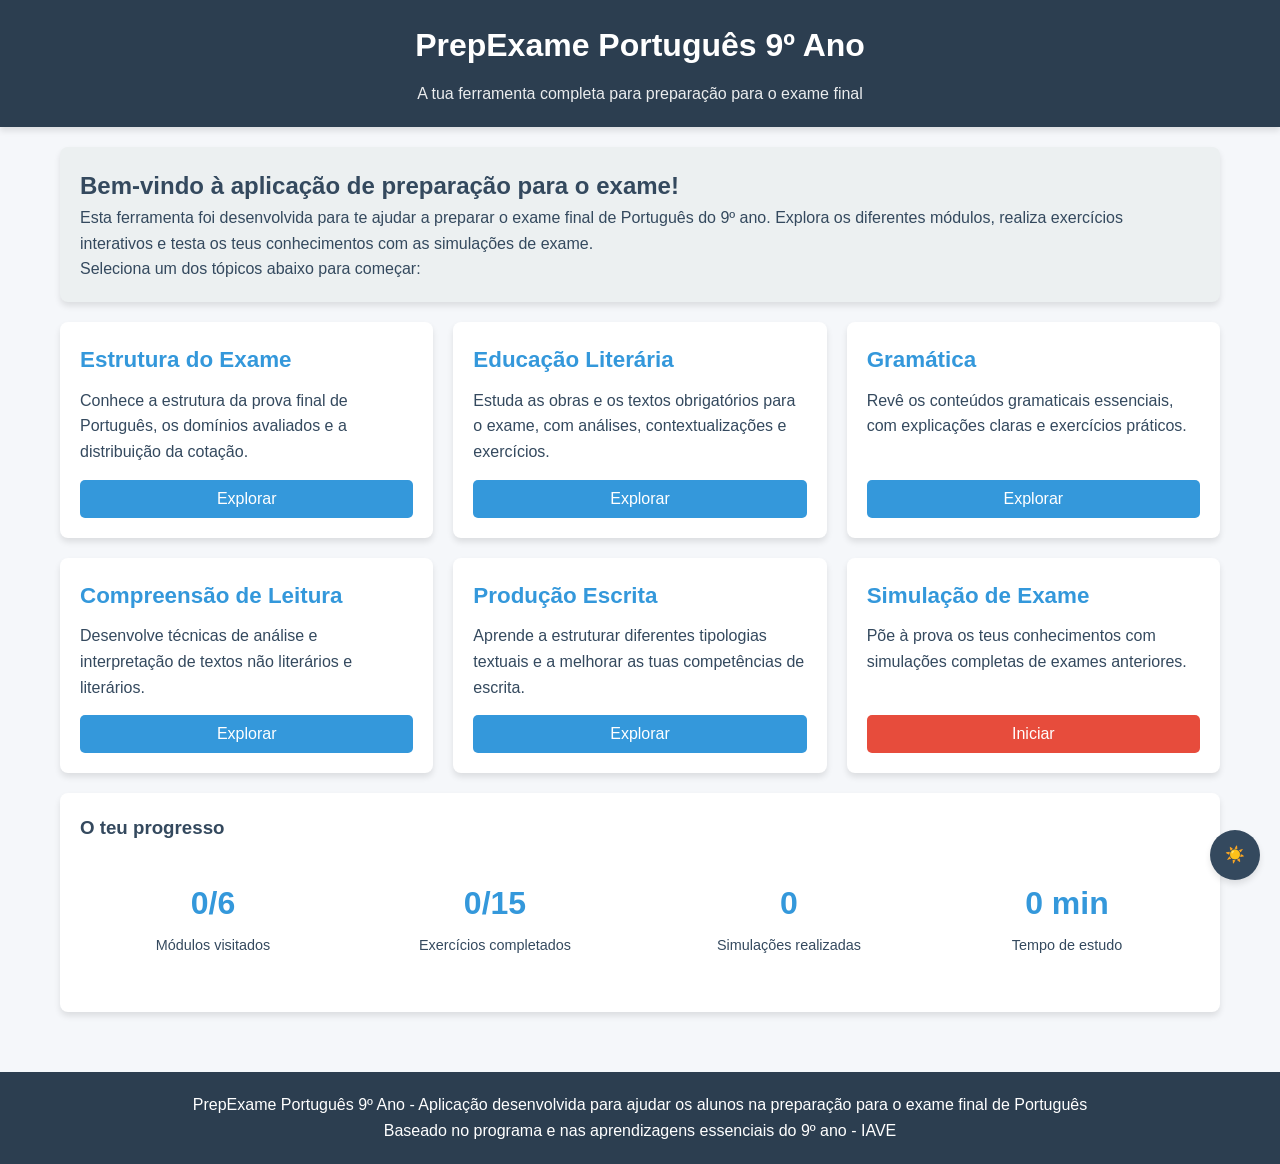
<file: app-preparacao-portugues-9ano.html>
<!DOCTYPE html>
<html lang="pt">
<head>
    <meta charset="UTF-8">
    <meta name="viewport" content="width=device-width, initial-scale=1.0">
    <title>PrepExame Português 9º Ano</title>
    <style>
        :root {
            --cor-primaria: #2c3e50;
            --cor-secundaria: #3498db;
            --cor-terciaria: #e74c3c;
            --cor-clara: #ecf0f1;
            --cor-escura: #34495e;
            --sombra: 0 4px 6px rgba(0, 0, 0, 0.1);
            --raio-borda: 8px;
            --espacamento: 20px;
            --transicao: all 0.3s ease;
        }

        * {
            margin: 0;
            padding: 0;
            box-sizing: border-box;
            font-family: 'Segoe UI', Tahoma, Geneva, Verdana, sans-serif;
        }

        body {
            background-color: #f5f7fa;
            color: var(--cor-escura);
            line-height: 1.6;
        }

        header {
            background-color: var(--cor-primaria);
            color: white;
            padding: var(--espacamento);
            text-align: center;
            box-shadow: var(--sombra);
            position: sticky;
            top: 0;
            z-index: 1000;
        }

        .logo {
            font-size: 2rem;
            font-weight: bold;
            margin-bottom: 10px;
        }

        .subtitulo {
            font-size: 1rem;
            opacity: 0.9;
        }

        .container {
            max-width: 1200px;
            margin: 0 auto;
            padding: var(--espacamento);
        }

        .instrucoes {
            background-color: var(--cor-clara);
            padding: var(--espacamento);
            border-radius: var(--raio-borda);
            margin-bottom: var(--espacamento);
            box-shadow: var(--sombra);
        }

        .menu-principal {
            display: grid;
            grid-template-columns: repeat(auto-fit, minmax(300px, 1fr));
            gap: var(--espacamento);
            margin-bottom: var(--espacamento);
        }

        .menu-item {
            background-color: white;
            padding: var(--espacamento);
            border-radius: var(--raio-borda);
            box-shadow: var(--sombra);
            transition: var(--transicao);
            cursor: pointer;
            display: flex;
            flex-direction: column;
            justify-content: space-between;
            height: 100%;
        }

        .menu-item:hover {
            transform: translateY(-5px);
            box-shadow: 0 10px 20px rgba(0, 0, 0, 0.1);
        }

        .menu-item h3 {
            color: var(--cor-secundaria);
            margin-bottom: 10px;
            font-size: 1.4rem;
        }

        .menu-item p {
            margin-bottom: 15px;
            flex-grow: 1;
        }

        .btn {
            display: inline-block;
            background-color: var(--cor-secundaria);
            color: white;
            padding: 10px 15px;
            border-radius: 5px;
            text-decoration: none;
            transition: var(--transicao);
            border: none;
            cursor: pointer;
            font-size: 1rem;
        }

        .btn:hover {
            background-color: #2980b9;
        }

        .btn-terciario {
            background-color: var(--cor-terciaria);
        }

        .btn-terciario:hover {
            background-color: #c0392b;
        }

        .conteudo-principal {
            display: none;
            background-color: white;
            padding: var(--espacamento);
            border-radius: var(--raio-borda);
            box-shadow: var(--sombra);
            margin-bottom: var(--espacamento);
        }

        .ativo {
            display: block;
        }

        .quiz-container {
            background-color: white;
            padding: var(--espacamento);
            border-radius: var(--raio-borda);
            box-shadow: var(--sombra);
        }

        .opcao {
            background-color: var(--cor-clara);
            padding: 15px;
            margin: 10px 0;
            border-radius: 5px;
            cursor: pointer;
            transition: var(--transicao);
        }

        .opcao:hover {
            background-color: #d6dbdf;
        }

        .opcao.correta {
            background-color: #2ecc71;
            color: white;
        }

        .opcao.incorreta {
            background-color: #e74c3c;
            color: white;
        }

        .feedback {
            margin-top: 20px;
            padding: 15px;
            border-radius: 5px;
            display: none;
        }

        .feedback.correto {
            background-color: #d5f5e3;
            color: #27ae60;
            display: block;
        }

        .feedback.incorreto {
            background-color: #fadbd8;
            color: #c0392b;
            display: block;
        }

        .progresso {
            width: 100%;
            height: 10px;
            background-color: var(--cor-clara);
            border-radius: 5px;
            overflow: hidden;
            margin-bottom: 20px;
        }

        .barra-progresso {
            height: 100%;
            background-color: var(--cor-secundaria);
            width: 0;
            transition: width 0.4s ease;
        }

        .tabs {
            display: flex;
            border-bottom: 2px solid var(--cor-clara);
            margin-bottom: 20px;
        }

        .tab {
            padding: 10px 20px;
            cursor: pointer;
            transition: var(--transicao);
        }

        .tab.ativo {
            border-bottom: 3px solid var(--cor-secundaria);
            color: var(--cor-secundaria);
            font-weight: bold;
        }

        .painel-tab {
            display: none;
        }

        .painel-tab.ativo {
            display: block;
        }

        .card {
            border-left: 4px solid var(--cor-secundaria);
            padding: 15px;
            margin: 15px 0;
            background-color: var(--cor-clara);
            border-radius: 0 var(--raio-borda) var(--raio-borda) 0;
        }

        .destaque {
            font-weight: bold;
            color: var(--cor-terciaria);
        }

        .notas {
            background-color: #fef9e7;
            border-left: 4px solid #f39c12;
            padding: 15px;
            margin: 15px 0;
            border-radius: 0 var(--raio-borda) var(--raio-borda) 0;
        }

        .exemplos {
            background-color: #e8f8f5;
            border-left: 4px solid #1abc9c;
            padding: 15px;
            margin: 15px 0;
            border-radius: 0 var(--raio-borda) var(--raio-borda) 0;
        }

        .estrutura-prova {
            margin: 20px 0;
        }

        .estrutura-item {
            display: flex;
            margin-bottom: 10px;
            align-items: center;
        }

        .estrutura-icone {
            background-color: var(--cor-secundaria);
            color: white;
            width: 30px;
            height: 30px;
            border-radius: 50%;
            display: flex;
            align-items: center;
            justify-content: center;
            margin-right: 15px;
        }

        .obra-literaria {
            display: flex;
            flex-direction: column;
            background-color: white;
            margin-bottom: 20px;
            border-radius: var(--raio-borda);
            overflow: hidden;
            box-shadow: var(--sombra);
        }

        .obra-cabecalho {
            background-color: var(--cor-secundaria);
            color: white;
            padding: 15px;
        }

        .obra-conteudo {
            padding: 15px;
        }

        .obra-lista {
            list-style-type: none;
            margin-top: 10px;
        }

        .obra-lista li {
            margin-bottom: 8px;
            padding-left: 20px;
            position: relative;
        }

        .obra-lista li:before {
            content: "•";
            color: var(--cor-secundaria);
            font-weight: bold;
            position: absolute;
            left: 0;
        }

        table {
            width: 100%;
            border-collapse: collapse;
            margin: 20px 0;
        }

        th, td {
            border: 1px solid #ddd;
            padding: 12px;
            text-align: left;
        }

        th {
            background-color: var(--cor-secundaria);
            color: white;
        }

        tr:nth-child(even) {
            background-color: #f2f2f2;
        }

        .exemplo-texto {
            background-color: #f8f9fa;
            padding: 15px;
            border-radius: 5px;
            margin: 15px 0;
            font-style: italic;
        }

        .gramatica-card {
            display: flex;
            flex-direction: column;
            background-color: white;
            margin-bottom: 20px;
            border-radius: var(--raio-borda);
            overflow: hidden;
            box-shadow: var(--sombra);
        }

        .gramatica-cabecalho {
            background-color: var(--cor-terciaria);
            color: white;
            padding: 15px;
        }

        .gramatica-conteudo {
            padding: 15px;
        }

        footer {
            background-color: var(--cor-primaria);
            color: white;
            text-align: center;
            padding: 20px;
            margin-top: 40px;
        }

        /* Media queries para responsividade */
        @media (max-width: 768px) {
            .menu-principal {
                grid-template-columns: 1fr;
            }
            
            .tabs {
                flex-direction: column;
            }
            
            .tab {
                border-bottom: 1px solid var(--cor-clara);
            }
            
            .tab.ativo {
                border-bottom: 1px solid var(--cor-secundaria);
            }
        }

        /* Animações */
        @keyframes fadeIn {
            from { opacity: 0; }
            to { opacity: 1; }
        }

        .fade-in {
            animation: fadeIn 0.5s ease;
        }

        /* Estilos para o temporizador de simulação */
        .temporizador {
            display: flex;
            justify-content: center;
            align-items: center;
            margin: 20px 0;
            font-size: 2rem;
            font-weight: bold;
        }

        .timer-container {
            background-color: var(--cor-clara);
            padding: 15px 25px;
            border-radius: 10px;
            box-shadow: var(--sombra);
        }

        /* Modo escuro */
        .btn-modo {
            position: fixed;
            bottom: 20px;
            right: 20px;
            background-color: var(--cor-escura);
            color: white;
            width: 50px;
            height: 50px;
            border-radius: 50%;
            display: flex;
            align-items: center;
            justify-content: center;
            cursor: pointer;
            box-shadow: var(--sombra);
            z-index: 1000;
        }

        .modo-escuro {
            --cor-primaria: #1a202c;
            --cor-secundaria: #2980b9;
            --cor-terciaria: #c0392b;
            --cor-clara: #2d3748;
            --cor-escura: #e2e8f0;
            background-color: #121212;
            color: #e2e8f0;
        }

        .modo-escuro .menu-item, 
        .modo-escuro .conteudo-principal, 
        .modo-escuro .quiz-container,
        .modo-escuro .obra-literaria,
        .modo-escuro .gramatica-card {
            background-color: #2d3748;
            color: #e2e8f0;
        }

        .modo-escuro .instrucoes {
            background-color: #2d3748;
            color: #e2e8f0;
        }

        .modo-escuro .opcao {
            background-color: #4a5568;
            color: #e2e8f0;
        }

        .modo-escuro .opcao:hover {
            background-color: #718096;
        }

        .modo-escuro .feedback.correto {
            background-color: #276749;
            color: #c6f6d5;
        }

        .modo-escuro .feedback.incorreto {
            background-color: #9b2c2c;
            color: #fed7d7;
        }

        .modo-escuro .exemplo-texto {
            background-color: #4a5568;
            color: #e2e8f0;
        }

        .modo-escuro th {
            background-color: #2980b9;
        }

        .modo-escuro tr:nth-child(even) {
            background-color: #3a4557;
        }

        .modo-escuro td, .modo-escuro th {
            border-color: #4a5568;
        }

        /* Modal para o editor de texto */
        .modal {
            display: none;
            position: fixed;
            top: 0;
            left: 0;
            width: 100%;
            height: 100%;
            background-color: rgba(0, 0, 0, 0.7);
            z-index: 1001;
            justify-content: center;
            align-items: center;
        }

        .modal-conteudo {
            background-color: white;
            padding: 20px;
            border-radius: var(--raio-borda);
            width: 90%;
            max-width: 800px;
            max-height: 90vh;
            overflow-y: auto;
        }

        .modo-escuro .modal-conteudo {
            background-color: #2d3748;
            color: #e2e8f0;
        }

        .editor-texto {
            width: 100%;
            min-height: 200px;
            padding: 10px;
            margin: 15px 0;
            border: 1px solid #ddd;
            border-radius: 5px;
            font-family: inherit;
            resize: vertical;
        }

        .modo-escuro .editor-texto {
            background-color: #4a5568;
            color: #e2e8f0;
            border-color: #718096;
        }

        .fechar-modal {
            float: right;
            font-size: 1.5rem;
            cursor: pointer;
        }

        /* Barra de navegação para módulos */
        .nav-modulos {
            display: flex;
            justify-content: space-between;
            margin-top: 20px;
        }

        /* Progresso do estudante */
        .progresso-estudante {
            background-color: white;
            padding: var(--espacamento);
            border-radius: var(--raio-borda);
            box-shadow: var(--sombra);
            margin-top: 20px;
        }

        .modo-escuro .progresso-estudante {
            background-color: #2d3748;
        }

        .estatistica {
            display: flex;
            justify-content: space-around;
            margin: 20px 0;
            flex-wrap: wrap;
        }

        .estatistica-item {
            text-align: center;
            padding: 15px;
            min-width: 150px;
        }

        .estatistica-numero {
            font-size: 2rem;
            font-weight: bold;
            color: var(--cor-secundaria);
            margin-bottom: 5px;
        }

        .estatistica-label {
            font-size: 0.9rem;
            color: var(--cor-escura);
        }

        .modo-escuro .estatistica-label {
            color: #e2e8f0;
        }

        /* Tooltips informativos */
        .tooltip {
            position: relative;
            display: inline-block;
            cursor: help;
        }

        .tooltip .tooltip-texto {
            visibility: hidden;
            width: 200px;
            background-color: var(--cor-escura);
            color: white;
            text-align: center;
            border-radius: 6px;
            padding: 5px;
            position: absolute;
            z-index: 1;
            bottom: 125%;
            left: 50%;
            margin-left: -100px;
            opacity: 0;
            transition: opacity 0.3s;
        }

        .tooltip:hover .tooltip-texto {
            visibility: visible;
            opacity: 1;
        }
    </style>
</head>
<body>
    <header>
        <div class="logo">PrepExame Português 9º Ano</div>
        <div class="subtitulo">A tua ferramenta completa para preparação para o exame final</div>
    </header>

    <div class="container">
        <div class="instrucoes">
            <h2>Bem-vindo à aplicação de preparação para o exame!</h2>
            <p>Esta ferramenta foi desenvolvida para te ajudar a preparar o exame final de Português do 9º ano. Explora os diferentes módulos, realiza exercícios interativos e testa os teus conhecimentos com as simulações de exame.</p>
            <p>Seleciona um dos tópicos abaixo para começar:</p>
        </div>

        <div class="menu-principal">
            <div class="menu-item" onclick="mostrarConteudo('estrutura-exame')">
                <h3>Estrutura do Exame</h3>
                <p>Conhece a estrutura da prova final de Português, os domínios avaliados e a distribuição da cotação.</p>
                <button class="btn">Explorar</button>
            </div>

            <div class="menu-item" onclick="mostrarConteudo('educacao-literaria')">
                <h3>Educação Literária</h3>
                <p>Estuda as obras e os textos obrigatórios para o exame, com análises, contextualizações e exercícios.</p>
                <button class="btn">Explorar</button>
            </div>

            <div class="menu-item" onclick="mostrarConteudo('gramatica')">
                <h3>Gramática</h3>
                <p>Revê os conteúdos gramaticais essenciais, com explicações claras e exercícios práticos.</p>
                <button class="btn">Explorar</button>
            </div>

            <div class="menu-item" onclick="mostrarConteudo('compreensao-leitura')">
                <h3>Compreensão de Leitura</h3>
                <p>Desenvolve técnicas de análise e interpretação de textos não literários e literários.</p>
                <button class="btn">Explorar</button>
            </div>

            <div class="menu-item" onclick="mostrarConteudo('producao-escrita')">
                <h3>Produção Escrita</h3>
                <p>Aprende a estruturar diferentes tipologias textuais e a melhorar as tuas competências de escrita.</p>
                <button class="btn">Explorar</button>
            </div>

            <div class="menu-item" onclick="mostrarConteudo('simulacao-exame')">
                <h3>Simulação de Exame</h3>
                <p>Põe à prova os teus conhecimentos com simulações completas de exames anteriores.</p>
                <button class="btn btn-terciario">Iniciar</button>
            </div>
        </div>

        <!-- Estrutura do Exame -->
        <div id="estrutura-exame" class="conteudo-principal">
            <h2>Estrutura do Exame Final de Português</h2>
            
            <div class="tabs">
                <div class="tab ativo" onclick="mudarTab('estrutura', this)">Estrutura</div>
                <div class="tab" onclick="mudarTab('dominios', this)">Domínios</div>
                <div class="tab" onclick="mudarTab('cotacao', this)">Cotação</div>
                <div class="tab" onclick="mudarTab('dicas', this)">Dicas</div>
            </div>

            <div id="estrutura" class="painel-tab ativo">
                <p>A prova final de Português do 9º ano tem a duração de <span class="destaque">90 minutos, com 30 minutos de tolerância</span>. É uma prova escrita que avalia as competências adquiridas nos diversos domínios da disciplina.</p>
                
                <div class="estrutura-prova">
                    <div class="estrutura-item">
                        <div class="estrutura-icone">1</div>
                        <div>Inclui itens de seleção (por exemplo, escolha múltipla) e itens de construção (por exemplo, resposta restrita).</div>
                    </div>
                    <div class="estrutura-item">
                        <div class="estrutura-icone">2</div>
                        <div>Os itens podem ter como suporte textos literários e textos não literários.</div>
                    </div>
                    <div class="estrutura-item">
                        <div class="estrutura-icone">3</div>
                        <div>A prova pode mobilizar aprendizagens de anos de escolaridade anteriores.</div>
                    </div>
                    <div class="estrutura-item">
                        <div class="estrutura-icone">4</div>
                        <div>As respostas aos itens podem requerer a mobilização de conhecimentos sobre as obras e os textos obrigatoriamente estudados no 9.º ano.</div>
                    </div>
                    <div class="estrutura-item">
                        <div class="estrutura-icone">5</div>
                        <div>A prova integra um item de resposta extensa (de 160 até 260 palavras) em que se avaliam aspetos como extensão, género/formato textual, tema, pertinência da informação, vocabulário, organização textual, coesão textual, morfologia, sintaxe, pontuação e ortografia.</div>
                    </div>
                    <div class="estrutura-item">
                        <div class="estrutura-icone">6</div>
                        <div>Os itens que têm como suporte um texto oral são orientados por uma gravação que, além desse texto, inclui instruções e pausas para leitura e resposta.</div>
                    </div>
                </div>

                <div class="notas">
                    <p><strong>Nota importante:</strong> A prova é cotada para 100 pontos.</p>
                </div>
            </div>

            <div id="dominios" class="painel-tab">
                <p>A prova avalia competências nos seguintes domínios:</p>
                
                <table>
                    <tr>
                        <th>Domínio</th>
                        <th>Descrição</th>
                    </tr>
                    <tr>
                        <td>Oralidade (compreensão)</td>
                        <td>Avalia a capacidade de compreender discursos orais, identificar informação explícita e implícita, e seguir instruções.</td>
                    </tr>
                    <tr>
                        <td>Leitura</td>
                        <td>Centra-se predominantemente em textos de divulgação científica e em textos de natureza argumentativa de géneros como a recensão crítica e o comentário.</td>
                    </tr>
                    <tr>
                        <td>Educação literária</td>
                        <td>Avalia o conhecimento de aspectos formais específicos do texto poético e do texto dramático, assim como a capacidade de análise de obras literárias e de apreciação estética.</td>
                    </tr>
                    <tr>
                        <td>Gramática</td>
                        <td>Avalia o conhecimento sistematizado sobre aspectos básicos da estrutura e do funcionamento da língua nos diversos planos.</td>
                    </tr>
                    <tr>
                        <td>Escrita</td>
                        <td>Avalia a capacidade de escrever comentários, textos de opinião, críticas e elaborar resumos para finalidades diversificadas.</td>
                    </tr>
                </table>
            </div>

            <div id="cotacao" class="painel-tab">
                <p>A cotação da prova encontra-se distribuída pelos diferentes domínios da seguinte forma:</p>
                
                <div class="grafico-cotacao">
                    <table>
                        <tr>
                            <th>Domínio</th>
                            <th>Cotação aproximada</th>
                        </tr>
                        <tr>
                            <td>Oralidade (compreensão)</td>
                            <td>10-15 pontos</td>
                        </tr>
                        <tr>
                            <td>Leitura</td>
                            <td>20-25 pontos</td>
                        </tr>
                        <tr>
                            <td>Educação literária</td>
                            <td>20-25 pontos</td>
                        </tr>
                        <tr>
                            <td>Gramática</td>
                            <td>15-20 pontos</td>
                        </tr>
                        <tr>
                            <td>Escrita</td>
                            <td>20-30 pontos</td>
                        </tr>
                        <tr>
                            <td><strong>Total</strong></td>
                            <td><strong>100 pontos</strong></td>
                        </tr>
                    </table>
                </div>

                <div class="notas">
                    <p><strong>Nota:</strong> A distribuição da cotação pode variar ligeiramente de ano para ano e de prova para prova.</p>
                </div>
            </div>

            <div id="dicas" class="painel-tab">
                <h3>Dicas para o Exame</h3>
                
                <div class="card">
                    <h4>Antes do exame</h4>
                    <ul>
                        <li>Organiza um plano de estudo regular, dedicando tempo a todos os domínios.</li>
                        <li>Lê todas as obras obrigatórias e faz resumos das mesmas.</li>
                        <li>Realiza exames de anos anteriores para te familiarizares com o formato e o tipo de questões.</li>
                        <li>Revê as regras gramaticais e faz exercícios práticos regularmente.</li>
                        <li>Treina a escrita de diferentes tipologias textuais, especialmente comentários e textos de opinião.</li>
                    </ul>
                </div>
                
                <div class="card">
                    <h4>Durante o exame</h4>
                    <ul>
                        <li>Lê atentamente as instruções e cada questão.</li>
                        <li>Gere bem o teu tempo, não dediques demasiado tempo a uma só questão.</li>
                        <li>Na produção escrita, dedica tempo ao planeamento, redação e revisão do texto.</li>
                        <li>Responde a todas as questões, mesmo que não tenhas a certeza total da resposta.</li>
                        <li>Não te esqueças de verificar a ortografia e a pontuação nas tuas respostas.</li>
                    </ul>
                </div>
                
                <div class="card">
                    <h4>Material necessário</h4>
                    <ul>
                        <li>Caneta ou esferográfica de tinta azul ou preta.</li>
                        <li>Não é permitida a consulta de dicionário.</li>
                        <li>Não é permitido o uso de corretor.</li>
                    </ul>
                </div>
            </div>

            <div class="nav-modulos">
                <button class="btn" onclick="voltarMenu()">Voltar ao Menu</button>
                <button class="btn" onclick="mostrarConteudo('educacao-literaria')">Próximo: Educação Literária</button>
            </div>
        </div>

        <!-- Educação Literária -->
        <div id="educacao-literaria" class="conteudo-principal">
            <h2>Educação Literária</h2>
            
            <div class="tabs">
                <div class="tab ativo" onclick="mudarTab('obras', this)">Obras Obrigatórias</div>
                <div class="tab" onclick="mudarTab('poesia', this)">Poesia</div>
                <div class="tab" onclick="mudarTab('teatro', this)">Teatro Vicentino</div>
                <div class="tab" onclick="mudarTab('camoes', this)">Os Lusíadas</div>
                <div class="tab" onclick="mudarTab('exercicios-literaria', this)">Exercícios</div>
            </div>

            <div id="obras" class="painel-tab ativo">
                <p>Para o exame final de Português do 9º ano, é necessário estudar as seguintes obras literárias:</p>
                
                <div class="obra-literaria">
                    <div class="obra-cabecalho">
                        <h3>Os Lusíadas, de Luís de Camões</h3>
                    </div>
                    <div class="obra-conteudo">
                        <p>Episódios e Estâncias:</p>
                        <ul class="obra-lista">
                            <li>Canto I – estâncias 1-3, 19-41</li>
                            <li>Canto III – estâncias 118-135</li>
                            <li>Canto IV – estâncias 84-93</li>
                            <li>Canto V – estâncias 37-60</li>
                            <li>Canto VI – estâncias 70-94</li>
                            <li>Canto IX – estâncias 18-29</li>
                            <li>Canto X – estâncias 142-144, 145-146 e 154-156</li>
                        </ul>
                    </div>
                </div>
                
                <div class="obra-literaria">
                    <div class="obra-cabecalho">
                        <h3>Um texto dramático de Gil Vicente</h3>
                    </div>
                    <div class="obra-conteudo">
                        <p>Escolha entre:</p>
                        <ul class="obra-lista">
                            <li>Auto da Barca do Inferno</li>
                            <li>Farsa chamada Auto da Índia</li>
                        </ul>
                    </div>
                </div>
                
                <div class="obra-literaria">
                    <div class="obra-cabecalho">
                        <h3>Uma narrativa de autor português</h3>
                    </div>
                    <div class="obra-conteudo">
                        <p>Escolha uma das seguintes narrativas:</p>
                        <ul class="obra-lista">
                            <li>Pero Vaz de Caminha, <em>Carta a El-Rei D. Manuel sobre o Achamento do Brasil</em></li>
                            <li>Eça de Queirós, "A aia", "O suave milagre" ou "Civilização" in <em>Contos</em></li>
                            <li>Camilo Castelo Branco, "Maria Moisés" in <em>Novelas do Minho</em></li>
                            <li>Vergílio Ferreira, "A galinha" ou "A palavra mágica" in <em>Contos</em></li>
                        </ul>
                    </div>
                </div>
                
                <div class="obra-literaria">
                    <div class="obra-cabecalho">
                        <h3>Poesia</h3>
                    </div>
                    <div class="obra-conteudo">
                        <p>Nove poemas de oito autores diferentes, selecionados da lista fornecida.</p>
                    </div>
                </div>
                
                <div class="notas">
                    <p><strong>Importante:</strong> Estas obras são a base da avaliação na componente de Educação Literária. É essencial conhecê-las em profundidade, incluindo contexto histórico, análise de personagens, temas e linguagem.</p>
                </div>
            </div>

            <div id="poesia" class="painel-tab">
                <h3>Poesia - Autores e Poemas</h3>
                <p>Deves selecionar e estudar pelo menos 9 poemas de 8 autores diferentes. Aqui estão alguns dos principais autores e poemas:</p>
                
                <div class="obra-literaria">
                    <div class="obra-cabecalho">
                        <h3>Fernando Pessoa</h3>
                    </div>
                    <div class="obra-conteudo">
                        <p>Poemas recomendados:</p>
                        <ul class="obra-lista">
                            <li>"Ó sino da minha aldeia"</li>
                            <li>"O menino da sua mãe"</li>
                            <li>"Se estou só, quero não estar"</li>
                            <li>"O Mostrengo" (Mensagem)</li>
                            <li>"Mar português" (Mensagem)</li>
                        </ul>
                    </div>
                </div>
                
                <div class="obra-literaria">
                    <div class="obra-cabecalho">
                        <h3>Sophia de Mello Breyner Andresen</h3>
                    </div>
                    <div class="obra-conteudo">
                        <p>Poemas recomendados:</p>
                        <ul class="obra-lista">
                            <li>"As pessoas sensíveis"</li>
                            <li>"Meditação do Duque de Gandia sobre a morte de Isabel de Portugal"</li>
                            <li>"Porque"</li>
                            <li>"Camões e a tença"</li>
                        </ul>
                    </div>
                </div>
                
                <div class="card">
                    <h4>Como analisar um poema</h4>
                    <ol>
                        <li>Identifica o tema principal e os subtemas.</li>
                        <li>Analisa a estrutura formal: estrofes, versos, rima, métrica.</li>
                        <li>Identifica e explica os recursos expressivos (metáfora, comparação, personificação, etc.).</li>
                        <li>Relaciona o poema com o contexto histórico e literário.</li>
                        <li>Estabelece ligações com outros textos do mesmo autor ou de autores diferentes.</li>
                    </ol>
                </div>
                
                <div class="exemplos">
                    <h4>Exemplo de análise: "Mar português" de Fernando Pessoa</h4>
                    <div class="exemplo-texto">
                        <p>Ó mar salgado, quanto do teu sal<br>
                        São lágrimas de Portugal!<br>
                        Por te cruzarmos, quantas mães choraram,<br>
                        Quantos filhos em vão rezaram!<br>
                        Quantas noivas ficaram por casar<br>
                        Para que fosses nosso, ó mar!<br>
                        <br>
                        Valeu a pena? Tudo vale a pena<br>
                        Se a alma não é pequena.<br>
                        Quem quer passar além do Bojador<br>
                        Tem que passar além da dor.<br>
                        Deus ao mar o perigo e o abismo deu,<br>
                        Mas nele é que espelhou o céu.</p>
                    </div>
                    
                    <p><strong>Análise:</strong></p>
                    <ul>
                        <li><strong>Tema:</strong> A epopeia marítima portuguesa e o sofrimento associado às descobertas.</li>
                        <li><strong>Estrutura:</strong> Duas sextilhas com esquema rimático AABCCB.</li>
                        <li><strong>Recursos expressivos:</strong> Apóstrofe ("Ó mar salgado"), metáfora (sal/lágrimas), interrogação retórica ("Valeu a pena?"), antítese (abismo/céu).</li>
                        <li><strong>Interpretação:</strong> O poema questiona o valor do sofrimento face à grandeza da conquista. A segunda estrofe apresenta a resposta: todo o sacrifício valeu a pena se tiver sido feito com grandeza de espírito.</li>
                    </ul>
                </div>
            </div>

            <div id="teatro" class="painel-tab">
                <h3>Teatro Vicentino</h3>
                <p>Para o exame, deves estudar uma das seguintes obras de Gil Vicente:</p>
                
                <div class="obra-literaria">
                    <div class="obra-cabecalho">
                        <h3>Auto da Barca do Inferno</h3>
                    </div>
                    <div class="obra-conteudo">
                        <p><strong>Características principais:</strong></p>
                        <ul class="obra-lista">
                            <li>Obra satírica que critica os vícios e comportamentos da sociedade portuguesa do século XVI.</li>
                            <li>Estrutura-se como um julgamento das almas após a morte, com duas barcas: a do Inferno e a do Paraíso.</li>
                            <li>Desfilam personagens-tipo que representam diferentes classes sociais.</li>
                            <li>Cada personagem é avaliada pelas suas ações em vida, sendo a maioria condenada à barca do Inferno.</li>
                        </ul>
                        
                        <p><strong>Personagens principais:</strong></p>
                        <ul class="obra-lista">
                            <li>Diabo (Arrais do Inferno) - julga e condena as almas.</li>
                            <li>Anjo (Arrais do Céu) - recebe apenas as almas merecedoras.</li>
                            <li>Fidalgo - representa a nobreza corrupta.</li>
                            <li>Onzeneiro (Usurário) - simboliza a ganância.</li>
                            <li>Joaninha (Parvo) - figura inocente que consegue salvar-se.</li>
                            <li>Sapateiro, Frade, Alcoviteira, Judeu, Corregedor, Procurador, Enforcado - representantes de diversos grupos sociais.</li>
                        </ul>
                    </div>
                </div>
                
                <div class="obra-literaria">
                    <div class="obra-cabecalho">
                        <h3>Farsa chamada Auto da Índia</h3>
                    </div>
                    <div class="obra-conteudo">
                        <p><strong>Características principais:</strong></p>
                        <ul class="obra-lista">
                            <li>Farsa que satiriza a sociedade portuguesa durante a época dos Descobrimentos.</li>
                            <li>Critica a infidelidade conjugal e a hipocrisia social.</li>
                            <li>Retrata as consequências sociais das viagens à Índia, com os homens ausentes durante longos períodos.</li>
                        </ul>
                        
                        <p><strong>Personagens principais:</strong></p>
                        <ul class="obra-lista">
                            <li>Constança - esposa infiel que engana o marido durante a sua ausência.</li>
                            <li>Marido - parte para a Índia em busca de riqueza.</li>
                            <li>Ama - cúmplice de Constança nas suas aventuras.</li>
                            <li>Castelhano e Lemos - pretendentes de Constança.</li>
                            <li>Moço - criado que ajuda na descoberta das traições.</li>
                        </ul>
                    </div>
                </div>
                
                <div class="card">
                    <h4>Características do teatro vicentino</h4>
                    <ol>
                        <li>Crítica social através da sátira e da ironia.</li>
                        <li>Personagens-tipo que representam grupos sociais.</li>
                        <li>Linguagem adequada a cada personagem, refletindo a sua classe social.</li>
                        <li>Presença de elementos cómicos e burlescos.</li>
                        <li>Finalidade moralizadora e didática.</li>
                    </ol>
                </div>
            </div>

            <div id="camoes" class="painel-tab">
                <h3>Os Lusíadas, de Luís de Camões</h3>
                <p>Esta epopeia narra a viagem de Vasco da Gama à Índia e glorifica os feitos dos portugueses. Para o exame, deves estudar os seguintes episódios:</p>
                
                <div class="obra-literaria">
                    <div class="obra-cabecalho">
                        <h3>Episódios obrigatórios</h3>
                    </div>
                    <div class="obra-conteudo">
                        <ul class="obra-lista">
                            <li><strong>Canto I (1-3, 19-41):</strong> Proposição, Invocação e Dedicatória; Consílio dos Deuses.</li>
                            <li><strong>Canto III (118-135):</strong> Inês de Castro.</li>
                            <li><strong>Canto IV (84-93):</strong> Despedidas em Belém.</li>
                            <li><strong>Canto V (37-60):</strong> Adamastor.</li>
                            <li><strong>Canto VI (70-94):</strong> Tempestade e chegada à Índia.</li>
                            <li><strong>Canto IX (18-29):</strong> Introdução à Ilha dos Amores.</li>
                            <li><strong>Canto X (142-144, 145-146, 154-156):</strong> Despedida e exortação a D. Sebastião.</li>
                        </ul>
                    </div>
                </div>
                
                <div class="card">
                    <h4>Estrutura d'Os Lusíadas</h4>
                    <ol>
                        <li><strong>Proposição:</strong> Apresentação do tema - os feitos dos navegadores portugueses.</li>
                        <li><strong>Invocação:</strong> Pedido de inspiração às Tágides (ninfas do Tejo).</li>
                        <li><strong>Dedicatória:</strong> Dedicação da obra ao rei D. Sebastião.</li>
                        <li><strong>Narração:</strong> Desenvolvimento da história, que se divide em:
                            <ul>
                                <li>Plano da Viagem - a viagem de Vasco da Gama à Índia (1497-1499).</li>
                                <li>Plano da História de Portugal - narração dos principais momentos da história portuguesa.</li>
                                <li>Plano Mitológico - intervenção dos deuses da mitologia greco-romana.</li>
                            </ul>
                        </li>
                        <li><strong>Epílogo:</strong> Conclusão e exortação a D. Sebastião para continuar a expansão portuguesa.</li>
                    </ol>
                </div>
                
                <div class="exemplos">
                    <h4>Exemplo: Análise do episódio do Adamastor (Canto V)</h4>
                    <p><strong>Contextualização:</strong> O episódio ocorre quando a frota portuguesa se aproxima do Cabo das Tormentas (depois rebatizado como Cabo da Boa Esperança).</p>
                    
                    <p><strong>Elementos principais:</strong></p>
                    <ul>
                        <li>O Adamastor é um gigante que representa os perigos da navegação e as forças adversas da natureza.</li>
                        <li>A sua aparição é acompanhada de uma tempestade e causa terror nos marinheiros.</li>
                        <li>O gigante conta a sua história: apaixonou-se por Tétis, foi enganado e transformado em montanha como castigo.</li>
                        <li>Simbolicamente, representa o obstáculo entre o Atlântico e o Índico que os portugueses venceram.</li>
                    </ul>
                    
                    <p><strong>Recursos expressivos:</strong> Hipérbole (para descrever o tamanho do gigante), personificação (das forças da natureza), prosopopeia (o cabo ganha vida e fala).</p>
                </div>
            </div>

            <div id="exercicios-literaria" class="painel-tab">
                <h3>Exercícios de Educação Literária</h3>
                
                <div class="quiz-container">
                    <h4>Teste os teus conhecimentos</h4>
                    
                    <div class="progresso">
                        <div class="barra-progresso" style="width: 0%"></div>
                    </div>
                    
                    <div class="questao" id="q1">
                        <p>1. Qual é o episódio d'Os Lusíadas em que aparece a figura do Adamastor?</p>
                        <div class="opcao" onclick="verificarResposta(this, true)">Canto V (estâncias 37-60)</div>
                        <div class="opcao" onclick="verificarResposta(this, false)">Canto IV (estâncias 84-93)</div>
                        <div class="opcao" onclick="verificarResposta(this, false)">Canto III (estâncias 118-135)</div>
                        <div class="opcao" onclick="verificarResposta(this, false)">Canto VI (estâncias 70-94)</div>
                        <div class="feedback">
                            <p>O episódio do Adamastor ocorre no Canto V, estâncias 37-60, quando a frota portuguesa contorna o Cabo das Tormentas (atual Cabo da Boa Esperança).</p>
                        </div>
                    </div>
                    
                    <div class="questao" id="q2" style="display: none;">
                        <p>2. Em "Auto da Barca do Inferno", qual é a única personagem que vai para a barca do Paraíso?</p>
                        <div class="opcao" onclick="verificarResposta(this, false)">O Fidalgo</div>
                        <div class="opcao" onclick="verificarResposta(this, false)">O Sapateiro</div>
                        <div class="opcao" onclick="verificarResposta(this, true)">O Parvo (Joaninha)</div>
                        <div class="opcao" onclick="verificarResposta(this, false)">O Enforcado</div>
                        <div class="feedback">
                            <p>O Parvo (Joaninha) é a única personagem que consegue entrar na barca do Paraíso, graças à sua inocência e ausência de malícia. Todas as outras personagens são condenadas à barca do Inferno.</p>
                        </div>
                    </div>
                    
                    <div class="questao" id="q3" style="display: none;">
                        <p>3. Que figura feminina é protagonista do episódio narrado no Canto III, estâncias 118-135, d'Os Lusíadas?</p>
                        <div class="opcao" onclick="verificarResposta(this, false)">Vénus</div>
                        <div class="opcao" onclick="verificarResposta(this, true)">Inês de Castro</div>
                        <div class="opcao" onclick="verificarResposta(this, false)">Tétis</div>
                        <div class="opcao" onclick="verificarResposta(this, false)">Leonor de Almeida</div>
                        <div class="feedback">
                            <p>O episódio narrado no Canto III, estâncias 118-135, é o de Inês de Castro, que conta a trágica história de amor entre D. Pedro e Inês, culminando com o assassinato desta por ordem do rei D. Afonso IV.</p>
                        </div>
                    </div>
                    
                    <div class="questao" id="q4" style="display: none;">
                        <p>4. No poema "Mar português" de Fernando Pessoa, o que simboliza o sal do mar?</p>
                        <div class="opcao" onclick="verificarResposta(this, false)">A alegria das descobertas</div>
                        <div class="opcao" onclick="verificarResposta(this, false)">A riqueza trazida das colónias</div>
                        <div class="opcao" onclick="verificarResposta(this, true)">As lágrimas de sofrimento dos portugueses</div>
                        <div class="opcao" onclick="verificarResposta(this, false)">O suor do trabalho dos marinheiros</div>
                        <div class="feedback">
                            <p>Nos versos "Ó mar salgado, quanto do teu sal / São lágrimas de Portugal!", o sal do mar simboliza as lágrimas de sofrimento dos portugueses, especialmente das mães, noivas e familiares que ficaram em terra durante as viagens marítimas.</p>
                        </div>
                    </div>
                    
                    <div class="questao" id="q5" style="display: none;">
                        <p>5. Qual é o tema principal do "Auto da Índia" de Gil Vicente?</p>
                        <div class="opcao" onclick="verificarResposta(this, false)">A vida religiosa no século XVI</div>
                        <div class="opcao" onclick="verificarResposta(this, false)">As dificuldades das viagens marítimas</div>
                        <div class="opcao" onclick="verificarResposta(this, false)">A corrupção na corte portuguesa</div>
                        <div class="opcao" onclick="verificarResposta(this, true)">A infidelidade conjugal durante as viagens à Índia</div>
                        <div class="feedback">
                            <p>O tema principal do "Auto da Índia" é a infidelidade conjugal, especificamente a da personagem Constança, que trai o marido enquanto este está ausente numa viagem à Índia. Gil Vicente usa esta situação para criticar a hipocrisia social e as consequências das longas viagens marítimas na sociedade portuguesa.</p>
                        </div>
                    </div>
                    
                    <div id="resultado-quiz" style="display: none;">
                        <h4>Parabéns! Completaste o quiz.</h4>
                        <p>Acertaste <span id="acertos">0</span> de 5 questões.</p>
                        <button class="btn" onclick="reiniciarQuiz()">Tentar novamente</button>
                    </div>
                    
                    <div id="navegacao-quiz">
                        <button id="anterior-btn" class="btn" onclick="questaoAnterior()" style="display: none;">Anterior</button>
                        <button id="proxima-btn" class="btn" onclick="proximaQuestao()" style="display: none;">Próxima</button>
                    </div>
                </div>
            </div>

            <div class="nav-modulos">
                <button class="btn" onclick="voltarMenu()">Voltar ao Menu</button>
                <button class="btn" onclick="mostrarConteudo('gramatica')">Próximo: Gramática</button>
            </div>
        </div>

        <!-- Gramática -->
        <div id="gramatica" class="conteudo-principal">
            <h2>Gramática</h2>
            
            <div class="tabs">
                <div class="tab ativo" onclick="mudarTab('fonologia', this)">Fonologia</div>
                <div class="tab" onclick="mudarTab('morfologia', this)">Morfologia</div>
                <div class="tab" onclick="mudarTab('sintaxe', this)">Sintaxe</div>
                <div class="tab" onclick="mudarTab('semantica', this)">Semântica</div>
                <div class="tab" onclick="mudarTab('exercicios-gramatica', this)">Exercícios</div>
            </div>

            <div id="fonologia" class="painel-tab ativo">
                <h3>Fonologia</h3>
                
                <div class="gramatica-card">
                    <div class="gramatica-cabecalho">
                        <h3>Processos fonológicos</h3>
                    </div>
                    <div class="gramatica-conteudo">
                        <p>Processos de inserção:</p>
                        <ul>
                            <li><strong>Prótese:</strong> Adição de um som no início da palavra (ex.: "estar" → "estar").</li>
                            <li><strong>Epêntese:</strong> Adição de um som no meio da palavra (ex.: "advogado" → "adevogado").</li>
                            <li><strong>Paragoge:</strong> Adição de um som no fim da palavra (ex.: "mar" → "mare").</li>
                        </ul>
                        
                        <p>Processos de supressão:</p>
                        <ul>
                            <li><strong>Aférese:</strong> Supressão de um som no início da palavra (ex.: "até" → "té").</li>
                            <li><strong>Síncope:</strong> Supressão de um som no meio da palavra (ex.: "xícara" → "xícra").</li>
                            <li><strong>Apócope:</strong> Supressão de um som no fim da palavra (ex.: "grande" → "grand").</li>
                        </ul>
                        
                        <p>Processos de alteração de segmentos:</p>
                        <ul>
                            <li><strong>Redução vocálica:</strong> Alteração da qualidade da vogal (ex.: "m[e]nino" → "m[ɨ]nino").</li>
                            <li><strong>Assimilação:</strong> Um som adquire características de outro som vizinho (ex.: "mesmo" → "memmo").</li>
                            <li><strong>Dissimilação:</strong> Um som perde características de outro som vizinho (ex.: "memorandum" → "memorando").</li>
                            <li><strong>Metátese:</strong> Troca de posição entre dois sons (ex.: "sempre" → "semper").</li>
                        </ul>
                    </div>
                </div>
                
                <div class="gramatica-card">
                    <div class="gramatica-cabecalho">
                        <h3>Arcaísmos e Neologismos</h3>
                    </div>
                    <div class="gramatica-conteudo">
                        <p><strong>Arcaísmos:</strong> Palavras ou expressões antiquadas, em desuso na língua atual.</p>
                        <p>Exemplos:</p>
                        <ul>
                            <li>"Asinha" (rapidamente)</li>
                            <li>"Mui" (muito)</li>
                            <li>"Outrossim" (além disso)</li>
                            <li>"Havedes" (tendes)</li>
                        </ul>
                        
                        <p><strong>Neologismos:</strong> Palavras ou expressões novas, recentemente incorporadas na língua.</p>
                        <p>Exemplos:</p>
                        <ul>
                            <li>"Selfie" (autorretrato)</li>
                            <li>"Deletar" (apagar)</li>
                            <li>"Googlar" (pesquisar na internet)</li>
                            <li>"Spoiler" (revelação de enredo)</li>
                        </ul>
                    </div>
                </div>
                
                <div class="gramatica-card">
                    <div class="gramatica-cabecalho">
                        <h3>Variação diacrónica da língua</h3>
                    </div>
                    <div class="gramatica-conteudo">
                        <p>A variação diacrónica refere-se às mudanças que ocorrem na língua ao longo do tempo.</p>
                        
                        <p><strong>Períodos da língua portuguesa:</strong></p>
                        <ul>
                            <li><strong>Português Arcaico</strong> (séc. XII-XV)</li>
                            <li><strong>Português Clássico</strong> (séc. XVI-XVIII)</li>
                            <li><strong>Português Moderno</strong> (a partir do séc. XIX)</li>
                            <li><strong>Português Contemporâneo</strong> (séc. XX e XXI)</li>
                        </ul>
                        
                        <p><strong>Exemplos de mudanças diacrónicas:</strong></p>
                        <ul>
                            <li>Queda do -n- intervocálico latino: "luna" → "lua"</li>
                            <li>Alteração dos ditongos nasais: "mão" (antes pronunciado como "mano")</li>
                            <li>Simplificação dos grupos consonânticos: "nocte" → "noite"</li>
                        </ul>
                    </div>
                </div>
            </div>

            <div id="morfologia" class="painel-tab">
                <h3>Morfologia</h3>
                
                <div class="gramatica-card">
                    <div class="gramatica-cabecalho">
                        <h3>Tempos e modos verbais</h3>
                    </div>
                    <div class="gramatica-conteudo">
                        <p><strong>Modos verbais:</strong></p>
                        <ul>
                            <li><strong>Indicativo:</strong> Exprime uma ação ou estado considerado como certo, real.</li>
                            <li><strong>Conjuntivo:</strong> Exprime uma ação ou estado considerado como hipotético, duvidoso ou desejável.</li>
                            <li><strong>Imperativo:</strong> Exprime uma ordem, conselho, pedido ou exortação.</li>
                        </ul>
                        
                        <p><strong>Tempos verbais compostos:</strong></p>
                        <p>São formados pelo verbo auxiliar "ter" ou "haver" + particípio do verbo principal.</p>
                        <ul>
                            <li><strong>Pretérito perfeito composto:</strong> tenho falado</li>
                            <li><strong>Pretérito mais-que-perfeito composto:</strong> tinha falado</li>
                            <li><strong>Futuro perfeito:</strong> terei falado</li>
                            <li><strong>Condicional perfeito:</strong> teria falado</li>
                        </ul>
                        
                        <p><strong>Valor aspetual dos tempos verbais:</strong></p>
                        <ul>
                            <li><strong>Valor aspetual imperfetivo:</strong> Exprime uma ação inacabada, em curso, habitual (ex.: Pretérito imperfeito: "Eu estudava todas as tardes").</li>
                            <li><strong>Valor aspetual perfetivo:</strong> Exprime uma ação acabada, concluída (ex.: Pretérito perfeito: "Eu estudei ontem").</li>
                        </ul>
                    </div>
                </div>
                
                <div class="gramatica-card">
                    <div class="gramatica-cabecalho">
                        <h3>Colocação dos pronomes clíticos</h3>
                    </div>
                    <div class="gramatica-conteudo">
                        <p><strong>Próclise:</strong> O pronome coloca-se antes do verbo.</p>
                        <p>Contextos obrigatórios de próclise:</p>
                        <ul>
                            <li>Frases negativas: "Não te vi."</li>
                            <li>Advérbios: "Já me disseram isso."</li>
                            <li>Conjunções subordinativas: "Quando me vires, avisa."</li>
                            <li>Pronomes interrogativos ou relativos: "Quem te disse isso?", "A pessoa que me ajudou."</li>
                            <li>Determinados quantificadores: "Todos me conhecem."</li>
                        </ul>
                        
                        <p><strong>Mesóclise:</strong> O pronome coloca-se no meio do verbo.</p>
                        <p>Contextos obrigatórios de mesóclise:</p>
                        <ul>
                            <li>Futuro do indicativo (quando não há próclise): "Dir-te-ei a verdade."</li>
                            <li>Condicional (quando não há próclise): "Contar-lhe-ia tudo."</li>
                        </ul>
                        
                        <p><strong>Ênclise:</strong> O pronome coloca-se depois do verbo.</p>
                        <p>É a posição normal no português europeu quando não há condições para próclise ou mesóclise:</p>
                        <ul>
                            <li>Frases afirmativas sem palavras atratoras: "Disse-me a verdade."</li>
                            <li>Início de frase: "Deu-me um livro."</li>
                        </ul>
                    </div>
                </div>
            </div>

            <div id="sintaxe" class="painel-tab">
                <h3>Sintaxe</h3>
                
                <div class="gramatica-card">
                    <div class="gramatica-cabecalho">
                        <h3>Análise sintática</h3>
                    </div>
                    <div class="gramatica-conteudo">
                        <p><strong>Constituintes da frase:</strong></p>
                        <ul>
                            <li><strong>Grupo nominal (GN):</strong> Constituído por um nome como núcleo.</li>
                            <li><strong>Grupo verbal (GV):</strong> Constituído por um verbo como núcleo.</li>
                            <li><strong>Grupo adjetival (GAdj):</strong> Constituído por um adjetivo como núcleo.</li>
                            <li><strong>Grupo preposicional (GP):</strong> Constituído por uma preposição como núcleo.</li>
                            <li><strong>Grupo adverbial (GAdv):</strong> Constituído por um advérbio como núcleo.</li>
                        </ul>
                        
                        <p><strong>Funções sintáticas:</strong></p>
                        <ul>
                            <li><strong>Sujeito:</strong> Realiza a ação expressa pelo verbo ou está no estado por ele indicado.</li>
                            <li><strong>Predicado:</strong> Refere o que se diz acerca do sujeito.</li>
                            <li><strong>Complemento direto:</strong> Completa o sentido do verbo transitivo direto.</li>
                            <li><strong>Complemento indireto:</strong> Completa o sentido do verbo transitivo indireto.</li>
                            <li><strong>Complemento oblíquo:</strong> Completa o sentido de verbos que selecionam complementos preposicionados.</li>
                            <li><strong>Complemento agente da passiva:</strong> Indica quem pratica a ação numa frase passiva.</li>
                            <li><strong>Modificador:</strong> Elemento acessório que acrescenta informação circunstancial.</li>
                            <li><strong>Predicativo do sujeito:</strong> Atribui uma característica ao sujeito através de um verbo copulativo.</li>
                            <li><strong>Predicativo do complemento direto:</strong> Atribui uma característica ao complemento direto.</li>
                            <li><strong>Vocativo:</strong> Identifica a quem nos dirigimos.</li>
                        </ul>
                    </div>
                </div>
                
                <div class="gramatica-card">
                    <div class="gramatica-cabecalho">
                        <h3>Frases complexas e orações</h3>
                    </div>
                    <div class="gramatica-conteudo">
                        <p><strong>Frase simples:</strong> Contém apenas uma oração (um verbo conjugado).</p>
                        <p><strong>Frase complexa:</strong> Contém duas ou mais orações (mais de um verbo conjugado).</p>
                        
                        <p><strong>Tipos de orações:</strong></p>
                        <ul>
                            <li><strong>Oração coordenada:</strong> Orações independentes ligadas por conjunções coordenativas.
                                <ul>
                                    <li>Copulativa: "Estudei e passei no teste."</li>
                                    <li>Adversativa: "Estudei, mas não passei no teste."</li>
                                    <li>Disjuntiva: "Ou estudas ou reprovas."</li>
                                    <li>Conclusiva: "Estudei, portanto passei no teste."</li>
                                    <li>Explicativa: "Passei no teste, pois estudei muito."</li>
                                </ul>
                            </li>
                            <li><strong>Oração subordinada:</strong> Orações dependentes ligadas à oração principal por conjunções subordinativas.
                                <ul>
                                    <li>Substantiva: Funciona como um nome (ex.: "Penso que vais conseguir.").</li>
                                    <li>Adjetiva: Funciona como um adjetivo (ex.: "O livro que li é interessante.").</li>
                                    <li>Adverbial: Funciona como um advérbio (ex.: "Quando chegar, aviso-te.").</li>
                                </ul>
                            </li>
                        </ul>
                    </div>
                </div>
            </div>

            <div id="semantica" class="painel-tab">
                <h3>Semântica</h3>
                
                <div class="gramatica-card">
                    <div class="gramatica-cabecalho">
                        <h3>Relações semânticas entre palavras</h3>
                    </div>
                    <div class="gramatica-conteudo">
                        <p><strong>Relações de significado:</strong></p>
                        <ul>
                            <li><strong>Sinonímia:</strong> Palavras com significado idêntico ou muito próximo (ex.: "bonito"/"belo").</li>
                            <li><strong>Antonímia:</strong> Palavras com significados opostos (ex.: "alegre"/"triste").</li>
                            <li><strong>Hiperonímia/Hiponímia:</strong> Relação de inclusão entre palavras (ex.: "animal" é hiperónimo de "cão", que é hipónimo de "animal").</li>
                            <li><strong>Holonímia/Meronímia:</strong> Relação parte-todo (ex.: "carro" é holónimo de "volante", que é merónimo de "carro").</li>
                        </ul>
                        
                        <p><strong>Relações de forma:</strong></p>
                        <ul>
                            <li><strong>Homónimos:</strong> Palavras com a mesma forma, mas com significados e origens diferentes (ex.: "banco" de sentar e "banco" instituição financeira).</li>
                            <li><strong>Parónimos:</strong> Palavras com formas semelhantes, mas significados diferentes (ex.: "comprimento"/"cumprimento").</li>
                            <li><strong>Homógrafos:</strong> Palavras com a mesma grafia, mas pronúncia e significados diferentes (ex.: "gosto" verbo e "gosto" nome).</li>
                            <li><strong>Homófonos:</strong> Palavras com a mesma pronúncia, mas grafia e significados diferentes (ex.: "coser"/"cozer").</li>
                        </ul>
                    </div>
                </div>
                
                <div class="gramatica-card">
                    <div class="gramatica-cabecalho">
                        <h3>Modalidade</h3>
                    </div>
                    <div class="gramatica-conteudo">
                        <p>A modalidade expressa a atitude do falante face ao que diz.</p>
                        
                        <p><strong>Tipos de modalidade:</strong></p>
                        <ul>
                            <li><strong>Epistémica:</strong> Relacionada com o conhecimento/crença do falante sobre a verdade do enunciado.
                                <ul>
                                    <li>Certeza: "Ele está certamente em casa."</li>
                                    <li>Probabilidade: "Ele deve estar em casa."</li>
                                    <li>Possibilidade: "Ele pode estar em casa."</li>
                                </ul>
                            </li>
                            <li><strong>Deôntica:</strong> Relacionada com obrigação, permissão ou proibição.
                                <ul>
                                    <li>Obrigação: "Tens de estudar."</li>
                                    <li>Permissão: "Podes sair agora."</li>
                                    <li>Proibição: "Não podes entrar aqui."</li>
                                </ul>
                            </li>
                            <li><strong>Apreciativa:</strong> Expressa juízos de valor, avaliações subjetivas.
                                <ul>
                                    <li>"Felizmente, chegaste a tempo."</li>
                                    <li>"É bom que tenhas vindo."</li>
                                </ul>
                            </li>
                        </ul>
                    </div>
                </div>
                
                <div class="gramatica-card">
                    <div class="gramatica-cabecalho">
                        <h3>Princípio da cooperação</h3>
                    </div>
                    <div class="gramatica-conteudo">
                        <p>O princípio da cooperação, formulado por Paul Grice, estabelece regras para uma comunicação eficaz. Consiste em quatro máximas:</p>
                        
                        <ul>
                            <li><strong>Máxima da quantidade:</strong> Fornecer a quantidade necessária de informação (nem mais, nem menos).</li>
                            <li><strong>Máxima da qualidade:</strong> Dizer apenas o que se acredita ser verdade e para o qual se tem evidências.</li>
                            <li><strong>Máxima da relação:</strong> Ser relevante, pertinente ao assunto em questão.</li>
                            <li><strong>Máxima do modo:</strong> Ser claro, evitar ambiguidades e obscuridades.</li>
                        </ul>
                        
                        <p><strong>Formas linguísticas para expressar discordância com respeito:</strong></p>
                        <ul>
                            <li>"Compreendo o seu ponto de vista, mas..."</li>
                            <li>"Respeito a sua opinião, no entanto..."</li>
                            <li>"Vejo a questão de forma diferente porque..."</li>
                            <li>"Permita-me discordar em relação a..."</li>
                            <li>"Tenho uma perspetiva alternativa sobre este assunto..."</li>
                        </ul>
                    </div>
                </div>
            </div>

            <div id="exercicios-gramatica" class="painel-tab">
                <h3>Exercícios de Gramática</h3>
                
                <div class="quiz-container">
                    <h4>Teste os teus conhecimentos</h4>
                    
                    <div class="progresso">
                        <div class="barra-progresso" style="width: 0%"></div>
                    </div>
                    
                    <div class="questao" id="qg1">
                        <p>1. Identifica o processo fonológico presente em "espírito" → "esprito".</p>
                        <div class="opcao" onclick="verificarRespostaGramatica(this, false)">Aférese</div>
                        <div class="opcao" onclick="verificarRespostaGramatica(this, true)">Síncope</div>
                        <div class="opcao" onclick="verificarRespostaGramatica(this, false)">Apócope</div>
                        <div class="opcao" onclick="verificarRespostaGramatica(this, false)">Metátese</div>
                        <div class="feedback">
                            <p>A síncope é a supressão de um som no meio da palavra. Em "espírito" → "esprito", há a supressão da vogal "i" no meio da palavra.</p>
                        </div>
                    </div>
                    
                    <div class="questao" id="qg2" style="display: none;">
                        <p>2. Em que contexto a colocação do pronome clítico em mesóclise é obrigatória?</p>
                        <div class="opcao" onclick="verificarRespostaGramatica(this, false)">Em frases iniciadas por advérbios</div>
                        <div class="opcao" onclick="verificarRespostaGramatica(this, false)">Em frases negativas</div>
                        <div class="opcao" onclick="verificarRespostaGramatica(this, true)">No futuro do indicativo e no condicional, quando não há próclise</div>
                        <div class="opcao" onclick="verificarRespostaGramatica(this, false)">Em frases interrogativas</div>
                        <div class="feedback">
                            <p>A mesóclise é obrigatória no futuro do indicativo e no condicional, quando não existem palavras atratoras que exijam próclise. Exemplos: "Dir-te-ei a verdade." (futuro do indicativo) e "Contar-lhe-ia tudo." (condicional).</p>
                        </div>
                    </div>
                    
                    <div class="questao" id="qg3" style="display: none;">
                        <p>3. Na frase "O João estuda atentamente para o exame", qual é a função sintática de "atentamente"?</p>
                        <div class="opcao" onclick="verificarRespostaGramatica(this, false)">Complemento direto</div>
                        <div class="opcao" onclick="verificarRespostaGramatica(this, false)">Complemento indireto</div>
                        <div class="opcao" onclick="verificarRespostaGramatica(this, true)">Modificador do grupo verbal</div>
                        <div class="opcao" onclick="verificarRespostaGramatica(this, false)">Predicativo do sujeito</div>
                        <div class="feedback">
                            <p>"Atentamente" é um advérbio de modo que funciona como modificador do grupo verbal, pois fornece informação adicional sobre o modo como a ação de estudar é realizada.</p>
                        </div>
                    </div>
                    
                    <div class="questao" id="qg4" style="display: none;">
                        <p>4. Identifica a relação semântica entre as palavras "flor" e "rosa".</p>
                        <div class="opcao" onclick="verificarRespostaGramatica(this, false)">Sinonímia</div>
                        <div class="opcao" onclick="verificarRespostaGramatica(this, false)">Antonímia</div>
                        <div class="opcao" onclick="verificarRespostaGramatica(this, true)">Hiperonímia/Hiponímia</div>
                        <div class="opcao" onclick="verificarRespostaGramatica(this, false)">Holonímia/Meronímia</div>
                        <div class="feedback">
                            <p>"Flor" é um hiperónimo de "rosa", pois inclui "rosa" numa categoria mais ampla. Por outro lado, "rosa" é um hipónimo de "flor", pois representa um tipo específico de flor.</p>
                        </div>
                    </div>
                    
                    <div class="questao" id="qg5" style="display: none;">
                        <p>5. Na frase "O menino deve estar na escola", qual é o tipo de modalidade presente?</p>
                        <div class="opcao" onclick="verificarRespostaGramatica(this, true)">Epistémica</div>
                        <div class="opcao" onclick="verificarRespostaGramatica(this, false)">Deôntica</div>
                        <div class="opcao" onclick="verificarRespostaGramatica(this, false)">Apreciativa</div>
                        <div class="opcao" onclick="verificarRespostaGramatica(this, false)">Declarativa</div>
                        <div class="feedback">
                            <p>A modalidade presente é epistémica, pois expressa uma probabilidade ou crença do falante sobre a localização do menino, baseada no seu conhecimento. O verbo "dever" aqui não indica obrigação, mas sim probabilidade.</p>
                        </div>
                    </div>
                    
                    <div id="resultado-quiz-gramatica" style="display: none;">
                        <h4>Parabéns! Completaste o quiz.</h4>
                        <p>Acertaste <span id="acertos-gramatica">0</span> de 5 questões.</p>
                        <button class="btn" onclick="reiniciarQuizGramatica()">Tentar novamente</button>
                    </div>
                    
                    <div id="navegacao-quiz-gramatica">
                        <button id="anterior-btn-gramatica" class="btn" onclick="questaoAnteriorGramatica()" style="display: none;">Anterior</button>
                        <button id="proxima-btn-gramatica" class="btn" onclick="proximaQuestaoGramatica()" style="display: none;">Próxima</button>
                    </div>
                </div>
            </div>

            <div class="nav-modulos">
                <button class="btn" onclick="voltarMenu()">Voltar ao Menu</button>
                <button class="btn" onclick="mostrarConteudo('compreensao-leitura')">Próximo: Compreensão de Leitura</button>
            </div>
        </div>

        <!-- Compreensão de Leitura -->
        <div id="compreensao-leitura" class="conteudo-principal">
            <h2>Compreensão de Leitura</h2>
            
            <div class="tabs">
                <div class="tab ativo" onclick="mudarTab('textos-informativos', this)">Textos Informativos</div>
                <div class="tab" onclick="mudarTab('textos-argumentativos', this)">Textos Argumentativos</div>
                <div class="tab" onclick="mudarTab('estrategias-leitura', this)">Estratégias de Leitura</div>
                <div class="tab" onclick="mudarTab('exercicios-leitura', this)">Exercícios</div>
            </div>

            <div id="textos-informativos" class="painel-tab ativo">
                <h3>Textos Informativos</h3>
                
                <div class="card">
                    <h4>Características dos textos informativos</h4>
                    <ul>
                        <li>Apresentam factos de forma objetiva e imparcial.</li>
                        <li>Utilizam linguagem clara, direta e denotativa.</li>
                        <li>Geralmente estruturados em introdução, desenvolvimento e conclusão.</li>
                        <li>Focam-se em responder às questões: quem, o quê, quando, onde, como e porquê.</li>
                        <li>Podem incluir gráficos, tabelas, imagens ou outros elementos visuais para complementar a informação.</li>
                    </ul>
                </div>
                
                <div class="card">
                    <h4>Tipos de textos informativos</h4>
                    <ul>
                        <li><strong>Notícia:</strong> Relata acontecimentos recentes de interesse público.</li>
                        <li><strong>Reportagem:</strong> Desenvolve um tema com maior profundidade que a notícia.</li>
                        <li><strong>Entrevista:</strong> Apresenta perguntas e respostas de uma ou mais pessoas sobre determinado assunto.</li>
                        <li><strong>Texto de divulgação científica:</strong> Apresenta informações científicas de forma acessível ao público geral.</li>
                        <li><strong>Artigo informativo:</strong> Aborda um tema específico com o objetivo de informar o leitor.</li>
                    </ul>
                </div>
                
                <div class="exemplos">
                    <h4>Exemplo de texto informativo: Texto de divulgação científica</h4>
                    <div class="exemplo-texto">
                        <p><strong>A importância dos oceanos no equilíbrio climático</strong></p>
                        <p>Os oceanos desempenham um papel crucial na regulação do clima do planeta. Cobrindo aproximadamente 71% da superfície terrestre, eles absorvem cerca de 30% do dióxido de carbono emitido pelas atividades humanas, ajudando a reduzir o efeito estufa.</p>
                        <p>Além disso, as correntes oceânicas distribuem calor pelo globo, amenizando temperaturas extremas. A corrente do Golfo, por exemplo, transporta águas quentes do equador para o Atlântico Norte, tornando o clima da Europa Ocidental mais ameno do que seria esperado para a sua latitude.</p>
                        <p>No entanto, estudos recentes indicam que o aumento da temperatura global está afetando os oceanos de maneiras preocupantes. O aquecimento das águas e a acidificação resultante da absorção de CO2 estão a colocar em risco ecossistemas marinhos e a alterar padrões de circulação oceânica, o que pode ter consequências imprevisíveis para o clima mundial.</p>
                    </div>
                    
                    <p><strong>Análise:</strong></p>
                    <ul>
                        <li><strong>Objetivo:</strong> Informar sobre o papel dos oceanos no clima.</li>
                        <li><strong>Linguagem:</strong> Clara, objetiva e acessível.</li>
                        <li><strong>Estrutura:</strong> Introdução (importância geral), desenvolvimento (exemplos específicos) e conclusão (alertas sobre alterações).</li>
                        <li><strong>Características:</strong> Apresentação de factos, dados e exemplos concretos.</li>
                    </ul>
                </div>
                
                <div class="card">
                    <h4>Como analisar textos informativos</h4>
                    <ol>
                        <li>Identifica o tema principal e os subtemas abordados.</li>
                        <li>Localiza informação explícita no texto.</li>
                        <li>Infere informação implícita a partir de pistas textuais.</li>
                        <li>Distingue factos de opiniões.</li>
                        <li>Identifica a estrutura e organização do texto.</li>
                        <li>Avalia a credibilidade das informações apresentadas.</li>
                        <li>Relaciona as informações com conhecimentos prévios.</li>
                    </ol>
                </div>
            </div>

            <div id="textos-argumentativos" class="painel-tab">
                <h3>Textos Argumentativos</h3>
                
                <div class="card">
                    <h4>Características dos textos argumentativos</h4>
                    <ul>
                        <li>Visam defender uma tese ou ponto de vista sobre um tema.</li>
                        <li>Apresentam argumentos para sustentar a tese defendida.</li>
                        <li>Utilizam recursos linguísticos persuasivos.</li>
                        <li>Geralmente estruturados em: introdução (apresentação da tese), desenvolvimento (argumentos e contra-argumentos) e conclusão (reafirmação da tese).</li>
                        <li>Podem incluir elementos como exemplos, dados estatísticos, citações de especialistas ou testemunhos.</li>
                    </ul>
                </div>
                
                <div class="card">
                    <h4>Tipos de textos argumentativos</h4>
                    <ul>
                        <li><strong>Artigo de opinião:</strong> Apresenta a posição pessoal do autor sobre um tema de interesse geral.</li>
                        <li><strong>Editorial:</strong> Expressa a opinião de um órgão de comunicação social sobre um assunto atual.</li>
                        <li><strong>Recensão crítica:</strong> Avalia uma obra literária, filme, exposição ou outro produto cultural.</li>
                        <li><strong>Comentário:</strong> Analisa e interpreta um texto, acontecimento ou ideia, apresentando uma visão pessoal.</li>
                        <li><strong>Ensaio:</strong> Desenvolve uma reflexão pessoal sobre um tema, combinando argumentação com estilo literário.</li>
                    </ul>
                </div>
                
                <div class="exemplos">
                    <h4>Exemplo de texto argumentativo: Recensão crítica</h4>
                    <div class="exemplo-texto">
                        <p><strong>Uma voz única na literatura contemporânea</strong></p>
                        <p>O mais recente romance de Sofia Mendes, "Silêncios", confirma o lugar da autora como uma das vozes mais originais da literatura portuguesa contemporânea. Nesta obra, Mendes retoma o tema da memória familiar, já presente nos seus livros anteriores, mas aprofunda-o com uma maturidade narrativa surpreendente.</p>
                        <p>A história desenvolve-se em torno de três gerações de mulheres marcadas por um segredo que ninguém ousa verbalizar. A construção das personagens é um dos pontos altos do romance: são figuras complexas, com conflitos internos bem delineados, que evoluem de forma credível ao longo da narrativa.</p>
                        <p>O estilo da autora, caracterizado por frases curtas e diálogos incisivos, adequa-se perfeitamente à atmosfera de tensão contida que permeia todo o romance. No entanto, alguns capítulos perdem-se em descrições excessivamente detalhadas que pouco acrescentam à narrativa principal.</p>
                        <p>Apesar desta pequena falha, "Silêncios" é uma obra notável que merece ser lida e discutida. Sofia Mendes demonstra, mais uma vez, a sua capacidade de transformar dramas familiares aparentemente comuns em reflexões profundas sobre a condição humana.</p>
                    </div>
                    
                    <p><strong>Análise:</strong></p>
                    <ul>
                        <li><strong>Tese:</strong> O romance "Silêncios" confirma o talento de Sofia Mendes como escritora contemporânea relevante.</li>
                        <li><strong>Argumentos favoráveis:</strong> Maturidade narrativa, construção de personagens complexas, estilo adequado ao tema.</li>
                        <li><strong>Contra-argumento:</strong> Alguns capítulos com descrições excessivas.</li>
                        <li><strong>Conclusão:</strong> Apesar de pequenas falhas, a obra é notável e merece ser lida.</li>
                        <li><strong>Recursos persuasivos:</strong> Adjetivação expressiva ("surpreendente", "notável"), comparações, avaliação equilibrada (pontos positivos e negativos).</li>
                    </ul>
                </div>
                
                <div class="card">
                    <h4>Como analisar textos argumentativos</h4>
                    <ol>
                        <li>Identifica a tese ou ponto de vista defendido.</li>
                        <li>Reconhece os argumentos apresentados para sustentar a tese.</li>
                        <li>Identifica possíveis contra-argumentos e sua refutação.</li>
                        <li>Analisa a validade e a força dos argumentos utilizados.</li>
                        <li>Reconhece recursos persuasivos (linguagem emotiva, exemplos, apelos à autoridade, etc.).</li>
                        <li>Distingue factos de opiniões.</li>
                        <li>Avalia a adequação dos argumentos aos objetivos comunicativos.</li>
                        <li>Identifica a estrutura e organização do texto argumentativo.</li>
                    </ol>
                </div>
            </div>

            <div id="estrategias-leitura" class="painel-tab">
                <h3>Estratégias de Leitura</h3>
                
                <div class="card">
                    <h4>Antes da leitura</h4>
                    <ul>
                        <li><strong>Ativar conhecimentos prévios:</strong> Relembrar o que já sabes sobre o tema do texto.</li>
                        <li><strong>Explorar elementos paratextuais:</strong> Analisar título, subtítulos, imagens, legendas, etc.</li>
                        <li><strong>Formular hipóteses:</strong> Antecipar o conteúdo do texto a partir dos elementos disponíveis.</li>
                        <li><strong>Definir objetivos de leitura:</strong> Clarificar o que pretendes obter com a leitura do texto.</li>
                    </ul>
                </div>
                
                <div class="card">
                    <h4>Durante a leitura</h4>
                    <ul>
                        <li><strong>Leitura ativa:</strong> Sublinhar informações importantes, tomar notas, fazer marcações.</li>
                        <li><strong>Identificar ideias principais:</strong> Distinguir o essencial do acessório.</li>
                        <li><strong>Monitorizar a compreensão:</strong> Verificar se estás a entender o texto, reler partes confusas.</li>
                        <li><strong>Fazer inferências:</strong> Deduzir informações implícitas a partir de pistas textuais.</li>
                        <li><strong>Estabelecer conexões:</strong> Relacionar diferentes partes do texto e o texto com conhecimentos prévios.</li>
                    </ul>
                </div>
                
                <div class="card">
                    <h4>Após a leitura</h4>
                    <ul>
                        <li><strong>Resumir:</strong> Sintetizar as ideias principais do texto.</li>
                        <li><strong>Esquematizar:</strong> Organizar as informações em mapas conceptuais ou esquemas.</li>
                        <li><strong>Avaliar criticamente:</strong> Questionar a fiabilidade, validade e relevância das informações.</li>
                        <li><strong>Refletir:</strong> Pensar sobre as ideias apresentadas e a sua relação com outros conhecimentos.</li>
                        <li><strong>Aplicar:</strong> Usar as informações obtidas em novos contextos.</li>
                    </ul>
                </div>
                
                <div class="card">
                    <h4>Estratégias para responder a perguntas de interpretação</h4>
                    <ol>
                        <li><strong>Ler atentamente a pergunta:</strong> Identificar o que realmente se pede.</li>
                        <li><strong>Localizar a informação no texto:</strong> Voltar ao texto para encontrar a passagem relevante.</li>
                        <li><strong>Citar corretamente:</strong> Quando pedido, usar aspas e indicar as linhas exatas do texto.</li>
                        <li><strong>Responder de forma completa:</strong> Incluir todos os elementos solicitados na pergunta.</li>
                        <li><strong>Respeitar a modalidade de resposta:</strong> Verdadeiro/falso, escolha múltipla, resposta curta, etc.</li>
                        <li><strong>Justificar com elementos textuais:</strong> Basear as respostas em informações do texto, evitando opiniões pessoais não solicitadas.</li>
                        <li><strong>Rever a resposta:</strong> Verificar se a resposta está completa e corresponde ao que foi pedido.</li>
                    </ol>
                </div>
                
                <div class="ejemplos">
                    <h4>Exemplo prático: Aplicação de estratégias de leitura</h4>
                    <p><strong>Texto:</strong></p>
                    <div class="exemplo-texto">
                        <p>A literacia digital, entendida como a capacidade de utilizar tecnologias de informação e comunicação de forma crítica e segura, tornou-se uma competência essencial no século XXI. Um estudo recente, realizado pelo Instituto de Tecnologia Educativa, revela que 65% dos jovens portugueses entre os 12 e os 15 anos usam diariamente a internet para fins educativos, mas apenas 30% conseguem avaliar adequadamente a fiabilidade das fontes online.</p>
                        <p>Estes dados são preocupantes, uma vez que a capacidade de distinguir informação credível de conteúdos falsos ou tendenciosos é fundamental na era da informação. "Os jovens têm facilidade em aceder a conteúdos digitais, mas carecem de ferramentas críticas para os avaliar", afirma a Dra. Maria Santos, coordenadora do estudo.</p>
                        <p>Perante este cenário, especialistas defendem a integração de programas de literacia digital no currículo escolar desde os primeiros anos. Estas iniciativas devem focar-se não apenas nos aspetos técnicos da utilização de ferramentas digitais, mas sobretudo no desenvolvimento do pensamento crítico face à informação disponível online.</p>
                    </div>
                    
                    <p><strong>Pergunta:</strong> De acordo com o texto, qual é o principal problema relacionado com a utilização da internet pelos jovens portugueses?</p>
                    
                    <p><strong>Aplicação da estratégia:</strong></p>
                    <ol>
                        <li><strong>Antes de responder:</strong> Identifico que a pergunta pede para localizar um problema específico mencionado no texto.</li>
                        <li><strong>Localização da informação:</strong> Volto ao texto e encontro a informação no primeiro parágrafo: "65% dos jovens portugueses entre os 12 e os 15 anos usam diariamente a internet para fins educativos, mas apenas 30% conseguem avaliar adequadamente a fiabilidade das fontes online."</li>
                        <li><strong>Formulação da resposta:</strong> "De acordo com o texto, o principal problema relacionado com a utilização da internet pelos jovens portugueses é a dificuldade em avaliar a fiabilidade das fontes online, pois apesar de 65% usarem a internet diariamente para fins educativos, apenas 30% conseguem avaliar adequadamente a credibilidade da informação."</li>
                    </ol>
                </div>
            </div>

            <div id="exercicios-leitura" class="painel-tab">
                <h3>Exercícios de Compreensão de Leitura</h3>
                
                <div class="quiz-container">
                    <h4>Teste os teus conhecimentos</h4>
                    
                    <p>Lê o seguinte texto e responde às questões:</p>
                    
                    <div class="exemplo-texto">
                        <p><strong>Os limites da inteligência artificial</strong></p>
                        <p>Os avanços recentes na área da inteligência artificial (IA) têm suscitado debates intensos sobre os seus benefícios e riscos. Por um lado, assistimos a aplicações revolucionárias em campos como a medicina, onde algoritmos de IA já conseguem detetar certas doenças com maior precisão que alguns especialistas humanos. Na educação, sistemas adaptáveis personalizam o ensino de acordo com as necessidades de cada aluno, enquanto na indústria, a automação aumenta a produtividade e reduz custos.</p>
                        <p>No entanto, estes desenvolvimentos trazem consigo questões éticas e sociais complexas. A substituição de tarefas humanas por sistemas automatizados ameaça transformar radicalmente o mercado de trabalho. Estudos recentes estimam que até 30% das profissões atuais poderão ser significativamente afetadas pela automação nas próximas décadas. Além disso, a utilização de algoritmos em processos de decisão – desde a concessão de crédito até à seleção de candidatos a empregos – levanta preocupações sobre transparência e potenciais discriminações.</p>
                        <p>Outro aspeto preocupante é a crescente dependência de sistemas cujo funcionamento interno é frequentemente opaco, mesmo para os seus criadores. Esta "caixa negra" da IA moderna dificulta a atribuição de responsabilidades quando algo corre mal. Quem deve ser responsabilizado quando um carro autónomo provoca um acidente? O fabricante, o programador ou o utilizador?</p>
                        <p>Perante estes desafios, especialistas defendem uma abordagem equilibrada: nem o entusiasmo acrítico face às potencialidades da IA, nem o receio paralisante dos seus riscos. O caminho mais sensato parece ser o desenvolvimento de quadros regulatórios adequados e a promoção de literacia digital que permita aos cidadãos compreender as implicações destas tecnologias nas suas vidas.</p>
                    </div>
                    
                    <div class="progresso">
                        <div class="barra-progresso" style="width: 0%"></div>
                    </div>
                    
                    <div class="questao" id="ql1">
                        <p>1. De acordo com o texto, qual é a principal vantagem da IA na medicina?</p>
                        <div class="opcao" onclick="verificarRespostaLeitura(this, true)">A deteção de doenças com maior precisão que alguns especialistas humanos.</div>
                        <div class="opcao" onclick="verificarRespostaLeitura(this, false)">A redução de custos dos tratamentos médicos.</div>
                        <div class="opcao" onclick="verificarRespostaLeitura(this, false)">A personalização dos tratamentos para cada paciente.</div>
                        <div class="opcao" onclick="verificarRespostaLeitura(this, false)">A automação de cirurgias complexas.</div>
                        <div class="feedback">
                            <p>A resposta correta encontra-se no primeiro parágrafo: "Por um lado, assistimos a aplicações revolucionárias em campos como a medicina, onde algoritmos de IA já conseguem detetar certas doenças com maior precisão que alguns especialistas humanos."</p>
                        </div>
                    </div>
                    
                    <div class="questao" id="ql2" style="display: none;">
                        <p>2. De acordo com o texto, que percentagem de profissões atuais poderá ser significativamente afetada pela automação nas próximas décadas?</p>
                        <div class="opcao" onclick="verificarRespostaLeitura(this, false)">10%</div>
                        <div class="opcao" onclick="verificarRespostaLeitura(this, false)">20%</div>
                        <div class="opcao" onclick="verificarRespostaLeitura(this, true)">30%</div>
                        <div class="opcao" onclick="verificarRespostaLeitura(this, false)">50%</div>
                        <div class="feedback">
                            <p>A resposta correta encontra-se no segundo parágrafo: "Estudos recentes estimam que até 30% das profissões atuais poderão ser significativamente afetadas pela automação nas próximas décadas."</p>
                        </div>
                    </div>
                    
                    <div class="questao" id="ql3" style="display: none;">
                        <p>3. No contexto do texto, o que significa a expressão "caixa negra" aplicada à IA moderna?</p>
                        <div class="opcao" onclick="verificarRespostaLeitura(this, false)">O componente físico onde são armazenados os algoritmos.</div>
                        <div class="opcao" onclick="verificarRespostaLeitura(this, false)">O código fonte protegido por direitos de autor.</div>
                        <div class="opcao" onclick="verificarRespostaLeitura(this, true)">A opacidade do funcionamento interno dos sistemas, difícil de compreender mesmo para os criadores.</div>
                        <div class="opcao" onclick="verificarRespostaLeitura(this, false)">A parte da IA que processa dados sigilosos.</div>
                        <div class="feedback">
                            <p>A resposta correta encontra-se no terceiro parágrafo: "Outro aspeto preocupante é a crescente dependência de sistemas cujo funcionamento interno é frequentemente opaco, mesmo para os seus criadores. Esta 'caixa negra' da IA moderna dificulta a atribuição de responsabilidades quando algo corre mal."</p>
                        </div>
                    </div>
                    
                    <div class="questao" id="ql4" style="display: none;">
                        <p>4. Qual é a questão ética levantada no texto relativamente à utilização de algoritmos em processos de decisão?</p>
                        <div class="opcao" onclick="verificarRespostaLeitura(this, false)">A privacidade dos dados pessoais.</div>
                        <div class="opcao" onclick="verificarRespostaLeitura(this, true)">A transparência e potenciais discriminações.</div>
                        <div class="opcao" onclick="verificarRespostaLeitura(this, false)">O custo elevado da implementação.</div>
                        <div class="opcao" onclick="verificarRespostaLeitura(this, false)">A necessidade de formação específica para os utilizadores.</div>
                        <div class="feedback">
                            <p>A resposta correta encontra-se no segundo parágrafo: "Além disso, a utilização de algoritmos em processos de decisão – desde a concessão de crédito até à seleção de candidatos a empregos – levanta preocupações sobre transparência e potenciais discriminações."</p>
                        </div>
                    </div>
                    
                    <div class="questao" id="ql5" style="display: none;">
                        <p>5. Segundo o texto, qual é a abordagem defendida pelos especialistas face aos desafios da IA?</p>
                        <div class="opcao" onclick="verificarRespostaLeitura(this, false)">Impedir o desenvolvimento de sistemas de IA devido aos riscos associados.</div>
                        <div class="opcao" onclick="verificarRespostaLeitura(this, false)">Acelerar o desenvolvimento da IA sem restrições regulatórias.</div>
                        <div class="opcao" onclick="verificarRespostaLeitura(this, false)">Limitar a IA a áreas onde não existam riscos éticos.</div>
                        <div class="opcao" onclick="verificarRespostaLeitura(this, true)">Uma abordagem equilibrada com regulação adequada e promoção de literacia digital.</div>
                        <div class="feedback">
                            <p>A resposta correta encontra-se no último parágrafo: "O caminho mais sensato parece ser o desenvolvimento de quadros regulatórios adequados e a promoção de literacia digital que permita aos cidadãos compreender as implicações destas tecnologias nas suas vidas."</p>
                        </div>
                    </div>
                    
                    <div id="resultado-quiz-leitura" style="display: none;">
                        <h4>Parabéns! Completaste o quiz.</h4>
                        <p>Acertaste <span id="acertos-leitura">0</span> de 5 questões.</p>
                        <button class="btn" onclick="reiniciarQuizLeitura()">Tentar novamente</button>
                    </div>
                    
                    <div id="navegacao-quiz-leitura">
                        <button id="anterior-btn-leitura" class="btn" onclick="questaoAnteriorLeitura()" style="display: none;">Anterior</button>
                        <button id="proxima-btn-leitura" class="btn" onclick="proximaQuestaoLeitura()" style="display: none;">Próxima</button>
                    </div>
                </div>
            </div>

            <div class="nav-modulos">
                <button class="btn" onclick="voltarMenu()">Voltar ao Menu</button>
                <button class="btn" onclick="mostrarConteudo('producao-escrita')">Próximo: Produção Escrita</button>
            </div>
        </div>

        <!-- Produção Escrita -->
        <div id="producao-escrita" class="conteudo-principal">
            <h2>Produção Escrita</h2>
            
            <div class="tabs">
                <div class="tab ativo" onclick="mudarTab('tipologias-textuais', this)">Tipologias Textuais</div>
                <div class="tab" onclick="mudarTab('tecnicas-escrita', this)">Técnicas de Escrita</div>
                <div class="tab" onclick="mudarTab('texto-opiniao', this)">Texto de Opinião</div>
                <div class="tab" onclick="mudarTab('comentario', this)">Comentário</div>
                <div class="tab" onclick="mudarTab('exercicios-escrita', this)">Exercícios</div>
            </div>

            <div id="tipologias-textuais" class="painel-tab ativo">
                <h3>Tipologias Textuais</h3>
                
                <div class="card">
                    <h4>Principais tipologias textuais exigidas no exame</h4>
                    <p>No exame final de Português do 9º ano, deves estar preparado para produzir diferentes tipos de texto, com destaque para:</p>
                    <ul>
                        <li><strong>Texto de opinião:</strong> Apresentação e defesa de um ponto de vista pessoal sobre um tema.</li>
                        <li><strong>Comentário:</strong> Análise e interpretação de um texto, com apresentação de reflexões pessoais.</li>
                        <li><strong>Texto crítico:</strong> Avaliação de uma obra, evento ou situação, com argumentos a favor e contra.</li>
                        <li><strong>Resumo:</strong> Síntese das ideias principais de um texto, respeitando a ordem e hierarquia das informações.</li>
                    </ul>
                </div>
                
                <div class="gramatica-card">
                    <div class="gramatica-cabecalho">
                        <h3>Texto de opinião</h3>
                    </div>
                    <div class="gramatica-conteudo">
                        <p><strong>Objetivo:</strong> Apresentar e defender uma posição pessoal sobre um tema ou questão.</p>
                        
                        <p><strong>Estrutura:</strong></p>
                        <ol>
                            <li><strong>Introdução:</strong> Apresentação do tema e da tese (posição que vais defender).</li>
                            <li><strong>Desenvolvimento:</strong> Apresentação de argumentos e exemplos que sustentam a tua posição.</li>
                            <li><strong>Conclusão:</strong> Síntese da argumentação e reafirmação da tese.</li>
                        </ol>
                        
                        <p><strong>Características linguísticas:</strong></p>
                        <ul>
                            <li>Uso da 1ª pessoa (singular ou plural).</li>
                            <li>Verbos e expressões que indicam opinião: "considero", "na minha opinião", "penso que", etc.</li>
                            <li>Conectores argumentativos: "porque", "pois", "visto que", "por conseguinte", etc.</li>
                            <li>Adjetivação expressiva.</li>
                        </ul>
                    </div>
                </div>
                
                <div class="gramatica-card">
                    <div class="gramatica-cabecalho">
                        <h3>Comentário</h3>
                    </div>
                    <div class="gramatica-conteudo">
                        <p><strong>Objetivo:</strong> Analisar e interpretar um texto, expressando uma apreciação pessoal fundamentada.</p>
                        
                        <p><strong>Estrutura:</strong></p>
                        <ol>
                            <li><strong>Introdução:</strong> Apresentação do texto a comentar (autor, título, tema) e da ideia central do comentário.</li>
                            <li><strong>Desenvolvimento:</strong> Análise dos aspetos mais relevantes do texto, com citações ou referências específicas, e apresentação da tua interpretação pessoal.</li>
                            <li><strong>Conclusão:</strong> Síntese das ideias principais e avaliação global do texto.</li>
                        </ol>
                        
                        <p><strong>Características linguísticas:</strong></p>
                        <ul>
                            <li>Alternância entre 3ª pessoa (para referir o texto) e 1ª pessoa (para expressar opiniões).</li>
                            <li>Verbos de opinião e avaliação: "considero", "observo", "destaco", etc.</li>
                            <li>Citações do texto analisado.</li>
                            <li>Vocabulário específico da análise textual.</li>
                        </ul>
                    </div>
                </div>
                
                <div class="gramatica-card">
                    <div class="gramatica-cabecalho">
                        <h3>Resumo</h3>
                    </div>
                    <div class="gramatica-conteudo">
                        <p><strong>Objetivo:</strong> Sintetizar as ideias principais de um texto, reduzindo-o a uma versão mais curta.</p>
                        
                        <p><strong>Características:</strong></p>
                        <ul>
                            <li>Fidelidade ao texto original: manter as ideias principais sem distorções.</li>
                            <li>Concisão: eliminar redundâncias, exemplos, pormenores acessórios.</li>
                            <li>Objetividade: sem incluir opiniões ou avaliações pessoais.</li>
                            <li>Coerência: manter a sequência lógica das ideias do texto original.</li>
                            <li>Autonomia: o resumo deve ser compreensível por si só.</li>
                        </ul>
                        
                        <p><strong>Técnicas:</strong></p>
                        <ol>
                            <li>Ler o texto integral para compreender o seu sentido global.</li>
                            <li>Identificar e sublinhar as ideias principais de cada parágrafo.</li>
                            <li>Eliminar informações secundárias, exemplos, repetições.</li>
                            <li>Reescrever as ideias principais usando, preferencialmente, palavras próprias.</li>
                            <li>Utilizar conectores para ligar as ideias de forma coerente.</li>
                            <li>Revisar o resumo para garantir que contém todas as ideias essenciais.</li>
                        </ol>
                    </div>
                </div>
            </div>

            <div id="tecnicas-escrita" class="painel-tab">
                <h3>Técnicas de Escrita</h3>
                
                <div class="card">
                    <h4>Processo de escrita</h4>
                    <p>A produção de um texto de qualidade envolve três fases principais:</p>
                    <ol>
                        <li><strong>Planificação:</strong> Preparação e organização das ideias antes de começar a escrever.</li>
                        <li><strong>Redação:</strong> Escrita do texto a partir do plano elaborado.</li>
                        <li><strong>Revisão:</strong> Verificação e aperfeiçoamento do texto produzido.</li>
                    </ol>
                </div>
                
                <div class="gramatica-card">
                    <div class="gramatica-cabecalho">
                        <h3>Planificação</h3>
                    </div>
                    <div class="gramatica-conteudo">
                        <p><strong>Passos para uma planificação eficaz:</strong></p>
                        <ol>
                            <li><strong>Analisar o tema proposto:</strong> Compreender o que é solicitado, identificar palavras-chave.</li>
                            <li><strong>Definir o objetivo do texto:</strong> Informar? Argumentar? Explicar? Narrar?</li>
                            <li><strong>Identificar o destinatário:</strong> Para quem estás a escrever? Que linguagem utilizar?</li>
                            <li><strong>Fazer uma "chuva de ideias":</strong> Listar todas as ideias relacionadas com o tema.</li>
                            <li><strong>Selecionar e organizar as ideias:</strong> Escolher as ideias mais relevantes e ordená-las de forma lógica.</li>
                            <li><strong>Elaborar um esquema ou um mapa conceptual:</strong> Organizar visualmente as ideias principais e secundárias.</li>
                        </ol>
                        
                        <p><strong>Exemplo de esquema para um texto de opinião:</strong></p>
                        <ul>
                            <li><strong>Introdução:</strong>
                                <ul>
                                    <li>Apresentação do tema: O uso de telemóveis na escola</li>
                                    <li>Tese: Os telemóveis podem ser ferramentas educativas se utilizados adequadamente</li>
                                </ul>
                            </li>
                            <li><strong>Desenvolvimento:</strong>
                                <ul>
                                    <li>Argumento 1: Acesso a informação e recursos educativos
                                        <ul>
                                            <li>Exemplo: Aplicações educativas, dicionários online, calculadoras</li>
                                        </ul>
                                    </li>
                                    <li>Argumento 2: Desenvolvimento de competências digitais
                                        <ul>
                                            <li>Exemplo: Preparação para o mercado de trabalho atual</li>
                                        </ul>
                                    </li>
                                    <li>Contra-argumento: Potencial distração
                                        <ul>
                                            <li>Refutação: Estabelecimento de regras claras de utilização</li>
                                        </ul>
                                    </li>
                                </ul>
                            </li>
                            <li><strong>Conclusão:</strong>
                                <ul>
                                    <li>Síntese dos argumentos</li>
                                    <li>Reafirmação da tese</li>
                                </ul>
                            </li>
                        </ul>
                    </div>
                </div>
                
                <div class="gramatica-card">
                    <div class="gramatica-cabecalho">
                        <h3>Redação</h3>
                    </div>
                    <div class="gramatica-conteudo">
                        <p><strong>Dicas para a fase de redação:</strong></p>
                        <ul>
                            <li><strong>Segue o plano elaborado:</strong> Mantém-te fiel à estrutura definida na planificação.</li>
                            <li><strong>Desenvolve cada parágrafo em torno de uma ideia principal:</strong> Cada parágrafo deve desenvolver um aspeto do tema.</li>
                            <li><strong>Utiliza conectores para ligar ideias:</strong> Palavras e expressões que estabelecem relações lógicas entre frases e parágrafos.</li>
                            <li><strong>Varia a estrutura e o comprimento das frases:</strong> Alterna entre frases simples e complexas para tornar o texto mais dinâmico.</li>
                            <li><strong>Escolhe vocabulário preciso e diversificado:</strong> Evita repetições desnecessárias e utiliza palavras adequadas ao contexto.</li>
                            <li><strong>Mantém a coerência e a coesão:</strong> Assegura que as ideias se articulam de forma lógica e que o texto flui naturalmente.</li>
                        </ul>
                        
                        <p><strong>Conectores úteis para diferentes relações lógicas:</strong></p>
                        <ul>
                            <li><strong>Adição:</strong> e, além disso, também, não só... mas também, para além de</li>
                            <li><strong>Oposição/contraste:</strong> mas, porém, contudo, no entanto, por outro lado, pelo contrário</li>
                            <li><strong>Causa:</strong> porque, pois, visto que, devido a, uma vez que</li>
                            <li><strong>Consequência:</strong> portanto, por isso, assim, logo, consequentemente, por conseguinte</li>
                            <li><strong>Condição:</strong> se, caso, desde que, a menos que, salvo se</li>
                            <li><strong>Exemplificação:</strong> por exemplo, como, tal como, nomeadamente, inclusive</li>
                            <li><strong>Conclusão:</strong> em conclusão, em suma, finalmente, em síntese, por fim</li>
                        </ul>
                    </div>
                </div>
                
                <div class="gramatica-card">
                    <div class="gramatica-cabecalho">
                        <h3>Revisão</h3>
                    </div>
                    <div class="gramatica-conteudo">
                        <p><strong>Aspetos a verificar na revisão do texto:</strong></p>
                        <ol>
                            <li><strong>Conteúdo:</strong>
                                <ul>
                                    <li>O texto responde ao que foi solicitado?</li>
                                    <li>Todas as ideias importantes estão presentes?</li>
                                    <li>A argumentação é convincente e fundamentada?</li>
                                    <li>Há informações irrelevantes ou redundantes?</li>
                                </ul>
                            </li>
                            <li><strong>Estrutura:</strong>
                                <ul>
                                    <li>O texto tem introdução, desenvolvimento e conclusão bem definidos?</li>
                                    <li>Os parágrafos estão bem organizados, cada um com uma ideia principal?</li>
                                    <li>Há uma progressão lógica entre as ideias?</li>
                                </ul>
                            </li>
                            <li><strong>Linguagem:</strong>
                                <ul>
                                    <li>O vocabulário é diversificado e adequado?</li>
                                    <li>Há repetições desnecessárias?</li>
                                    <li>Os conectores são utilizados de forma correta e variada?</li>
                                </ul>
                            </li>
                            <li><strong>Correção linguística:</strong>
                                <ul>
                                    <li>Há erros ortográficos?</li>
                                    <li>A pontuação está correta?</li>
                                    <li>Há erros de concordância (nominal ou verbal)?</li>
                                    <li>As frases estão bem construídas sintaticamente?</li>
                                </ul>
                            </li>
                            <li><strong>Apresentação:</strong>
                                <ul>
                                    <li>A caligrafia é legível?</li>
                                    <li>O texto respeita as margens e está bem apresentado?</li>
                                    <li>O número de palavras está dentro dos limites indicados?</li>
                                </ul>
                            </li>
                        </ol>
                        
                        <div class="notas">
                            <p><strong>Nota importante:</strong> No exame final, o tempo é limitado, por isso é fundamental reservar alguns minutos para a revisão do texto. Uma revisão cuidadosa pode fazer a diferença entre uma boa e uma excelente classificação.</p>
                        </div>
                    </div>
                </div>
            </div>

            <div id="texto-opiniao" class="painel-tab">
                <h3>Texto de Opinião</h3>
                
                <div class="card">
                    <h4>O que é um texto de opinião?</h4>
                    <p>Um texto de opinião é um texto argumentativo em que o autor apresenta e defende a sua posição pessoal sobre um determinado tema ou questão. O objetivo principal é convencer o leitor da validade dos seus argumentos e da sua perspetiva.</p>
                </div>
                
                <div class="gramatica-card">
                    <div class="gramatica-cabecalho">
                        <h3>Estrutura do texto de opinião</h3>
                    </div>
                    <div class="gramatica-conteudo">
                        <p><strong>Introdução:</strong></p>
                        <ul>
                            <li>Apresentação do tema/questão a ser discutido.</li>
                            <li>Contextualização do assunto (opcional).</li>
                            <li>Apresentação clara da tese (posição que vais defender).</li>
                            <li>Breve referência aos principais argumentos (opcional).</li>
                        </ul>
                        
                        <p><strong>Desenvolvimento:</strong></p>
                        <ul>
                            <li>Apresentação dos argumentos que sustentam a tua posição (pelo menos dois).</li>
                            <li>Cada argumento deve ser desenvolvido num parágrafo separado.</li>
                            <li>Fundamentação dos argumentos com exemplos, factos, estatísticas ou citações.</li>
                            <li>Antecipação e refutação de possíveis contra-argumentos (posições contrárias à tua).</li>
                            <li>Utilização de conectores para articular as ideias.</li>
                        </ul>
                        
                        <p><strong>Conclusão:</strong></p>
                        <ul>
                            <li>Síntese dos principais argumentos apresentados.</li>
                            <li>Reafirmação da tese defendida.</li>
                            <li>Reflexão final sobre o tema ou projeção para o futuro (opcional).</li>
                        </ul>
                    </div>
                </div>
                
                <div class="gramatica-card">
                    <div class="gramatica-cabecalho">
                        <h3>Características linguísticas</h3>
                    </div>
                    <div class="gramatica-conteudo">
                        <ul>
                            <li><strong>Uso da 1ª pessoa</strong> (singular ou plural): "Na minha opinião", "Considero que", "Acreditamos que".</li>
                            <li><strong>Verbos de opinião e de expressão de atitude:</strong> considerar, acreditar, pensar, defender, julgar, concordar, discordar.</li>
                            <li><strong>Conectores argumentativos:</strong>
                                <ul>
                                    <li>Para apresentar argumentos: porque, pois, visto que, uma vez que, dado que.</li>
                                    <li>Para acrescentar argumentos: além disso, também, ainda, por outro lado.</li>
                                    <li>Para introduzir exemplos: por exemplo, como, nomeadamente, tal como.</li>
                                    <li>Para expressar contraste: mas, porém, contudo, no entanto, todavia.</li>
                                    <li>Para concluir: em conclusão, em suma, portanto, assim, por conseguinte.</li>
                                </ul>
                            </li>
                            <li><strong>Adjetivação expressiva:</strong> utilização de adjetivos que revelam a posição do autor.</li>
                            <li><strong>Frases declarativas e algumas interrogativas retóricas</strong> para envolver o leitor.</li>
                            <li><strong>Linguagem clara e acessível,</strong> adequada ao destinatário.</li>
                        </ul>
                    </div>
                </div>
                
                <div class="ejemplos">
                    <h4>Exemplo de texto de opinião</h4>
                    <div class="exemplo-texto">
                        <p><strong>O papel da leitura na era digital</strong></p>
                        <p>Numa época em que as tecnologias digitais dominam o quotidiano, muitos questionam se os livros em papel ainda têm lugar na formação dos jovens. Na minha opinião, a leitura tradicional continua a ser fundamental para o desenvolvimento intelectual e emocional, mesmo numa sociedade cada vez mais digitalizada.</p>
                        <p>Em primeiro lugar, a leitura de livros proporciona uma experiência sensorial e cognitiva única. Quando lemos um livro físico, estabelecemos uma relação mais profunda com o texto, sem as distrações constantes que caracterizam os dispositivos eletrónicos. Estudos recentes demonstram que a compreensão e a retenção da informação são mais eficazes quando lemos em papel do que em ecrãs, especialmente no caso de textos longos e complexos.</p>
                        <p>Além disso, a leitura regular promove competências fundamentais que nem sempre são estimuladas pelos meios digitais. Ao contrário da comunicação fragmentada e imediata das redes sociais, os livros exigem concentração, paciência e capacidade de reflexão. Estas aptidões são essenciais não apenas para o sucesso académico, mas também para a formação de cidadãos críticos e conscientes, capazes de analisar a avalanche de informação a que estão expostos diariamente.</p>
                        <p>É verdade que os defensores da leitura digital argumentam que os e-books e outras plataformas oferecem vantagens como a portabilidade e o acesso instantâneo a milhares de títulos. No entanto, estas comodidades não compensam a tendência para a leitura superficial e fragmentada que muitas vezes caracteriza a utilização de dispositivos eletrónicos. Além disso, o tempo excessivo de exposição a ecrãs está associado a problemas como fadiga visual e dificuldades de concentração.</p>
                        <p>Em conclusão, apesar das inegáveis vantagens da tecnologia, considero que a leitura tradicional continua a desempenhar um papel insubstituível na formação intelectual e cultural. O ideal será, portanto, encontrar um equilíbrio entre o digital e o impresso, aproveitando o melhor que cada meio tem para oferecer, sem abandonar o prazer e os benefícios únicos que só a leitura de um bom livro pode proporcionar.</p>
                    </div>
                    
                    <p><strong>Análise da estrutura:</strong></p>
                    <ul>
                        <li><strong>Introdução:</strong> Apresentação do tema (papel da leitura na era digital) e da tese (a leitura tradicional continua a ser fundamental).</li>
                        <li><strong>Desenvolvimento:</strong> 
                            <ul>
                                <li>1º argumento: Experiência sensorial e cognitiva única dos livros físicos.</li>
                                <li>2º argumento: Promoção de competências como concentração e reflexão.</li>
                                <li>Contra-argumento e refutação: Reconhecimento das vantagens dos e-books, mas argumentação sobre as suas limitações.</li>
                            </ul>
                        </li>
                        <li><strong>Conclusão:</strong> Reafirmação da tese e proposta de uma solução equilibrada.</li>
                    </ul>
                    
                    <p><strong>Características linguísticas presentes:</strong></p>
                    <ul>
                        <li>Uso da 1ª pessoa: "Na minha opinião", "considero que"</li>
                        <li>Conectores argumentativos: "Em primeiro lugar", "Além disso", "No entanto", "Em conclusão"</li>
                        <li>Adjetivação expressiva: "experiência sensorial e cognitiva única", "competências fundamentais", "papel insubstituível"</li>
                    </ul>
                </div>
            </div>

            <div id="comentario" class="painel-tab">
                <h3>Comentário</h3>
                
                <div class="card">
                    <h4>O que é um comentário?</h4>
                    <p>Um comentário é um texto que analisa, interpreta e avalia um outro texto (literário ou não literário), uma obra artística, um acontecimento ou uma ideia. Envolve tanto a análise objetiva quanto a apreciação pessoal fundamentada.</p>
                </div>
                
                <div class="gramatica-card">
                    <div class="gramatica-cabecalho">
                        <h3>Estrutura do comentário</h3>
                    </div>
                    <div class="gramatica-conteudo">
                        <p><strong>Introdução:</strong></p>
                        <ul>
                            <li>Identificação do texto/obra a comentar (título, autor, data, contexto).</li>
                            <li>Apresentação do tema ou ideia central do texto.</li>
                            <li>Breve referência aos principais aspetos que serão abordados no comentário.</li>
                        </ul>
                        
                        <p><strong>Desenvolvimento:</strong></p>
                        <ul>
                            <li>Análise dos aspetos mais relevantes do texto/obra:
                                <ul>
                                    <li>Conteúdo: temas, ideias, argumentos, mensagem.</li>
                                    <li>Forma: estrutura, estilo, linguagem, recursos expressivos.</li>
                                    <li>Relação entre forma e conteúdo.</li>
                                </ul>
                            </li>
                            <li>Fundamentação da análise com citações ou referências específicas do texto.</li>
                            <li>Interpretação pessoal dos aspetos analisados.</li>
                            <li>Contextualização do texto (relação com o autor, período histórico, movimento literário, outras obras).</li>
                            <li>Avaliação crítica fundamentada.</li>
                        </ul>
                        
                        <p><strong>Conclusão:</strong></p>
                        <ul>
                            <li>Síntese dos principais aspetos analisados.</li>
                            <li>Apreciação global do texto/obra.</li>
                            <li>Reflexão final sobre a relevância ou impacto do texto.</li>
                        </ul>
                    </div>
                </div>
                
                <div class="gramatica-card">
                    <div class="gramatica-cabecalho">
                        <h3>Características linguísticas</h3>
                    </div>
                    <div class="gramatica-conteudo">
                        <ul>
                            <li><strong>Alternância entre objetividade e subjetividade:</strong> análise objetiva do texto, mas também expressão de opiniões pessoais.</li>
                            <li><strong>Uso da 3ª pessoa</strong> para referir o texto/obra e da <strong>1ª pessoa</strong> para expressar opiniões.</li>
                            <li><strong>Verbos de análise e opinião:</strong> analisar, observar, destacar, considerar, apreciar, julgar.</li>
                            <li><strong>Uso do presente do indicativo</strong> para comentar o texto.</li>
                            <li><strong>Vocabulário específico da análise textual/literária:</strong> narrador, personagem, metáfora, tema, estrofe, etc.</li>
                            <li><strong>Citações do texto original</strong> (entre aspas e com indicação do número de linha, se aplicável).</li>
                            <li><strong>Expressões de transição</strong> para organizar as ideias: "Em primeiro lugar", "Por outro lado", "No que diz respeito a", etc.</li>
                        </ul>
                    </div>
                </div>
                
                <div class="ejemplos">
                    <h4>Exemplo de comentário (sobre um poema)</h4>
                    <div class="exemplo-texto">
                        <p><strong>Poema a analisar:</strong></p>
                        <p>"Mar português", de Fernando Pessoa (excerto da <em>Mensagem</em>)</p>
                        <p>Ó mar salgado, quanto do teu sal<br>
                        São lágrimas de Portugal!<br>
                        Por te cruzarmos, quantas mães choraram,<br>
                        Quantos filhos em vão rezaram!<br>
                        Quantas noivas ficaram por casar<br>
                        Para que fosses nosso, ó mar!</p>
                        <p>Valeu a pena? Tudo vale a pena<br>
                        Se a alma não é pequena.<br>
                        Quem quer passar além do Bojador<br>
                        Tem que passar além da dor.<br>
                        Deus ao mar o perigo e o abismo deu,<br>
                        Mas nele é que espelhou o céu.</p>
                    </div>
                    
                    <div class="exemplo-texto">
                        <p><strong>Comentário:</strong></p>
                        <p>"Mar português" é um dos poemas mais emblemáticos da <em>Mensagem</em> de Fernando Pessoa, publicada em 1934. Nesta obra, o poeta revisita o passado glorioso de Portugal, com particular ênfase na epopeia dos Descobrimentos, tema central do poema em análise.</p>
                        <p>O poema estrutura-se em duas estrofes de seis versos cada, com um esquema rimático AABCCB, onde o poeta estabelece um diálogo direto com o mar, elemento fundamental da identidade portuguesa. Logo no primeiro verso, através da apóstrofe "Ó mar salgado", Pessoa personifica o oceano, transformando-o num interlocutor a quem dirige a sua reflexão sobre o preço humano da expansão marítima portuguesa.</p>
                        <p>Na primeira estrofe, o poeta estabelece uma associação metafórica entre o sal do mar e as lágrimas derramadas pelos portugueses devido às perdas humanas durante as navegações. A repetição anafórica de "quantas/quantos" nos versos 3, 4 e 5 ("quantas mães choraram", "quantos filhos em vão rezaram", "quantas noivas ficaram por casar") intensifica o sentimento de sacrifício coletivo e cria um ritmo que evoca o movimento das ondas, reforçando a omnipresença do mar na história portuguesa.</p>
                        <p>A segunda estrofe inicia-se com uma interrogação retórica – "Valeu a pena?" – que serve de ponte para a reflexão filosófica que se segue. O poeta responde imediatamente com uma afirmação assertiva: "Tudo vale a pena / Se a alma não é pequena". Esta é, talvez, a passagem mais célebre do poema, onde Pessoa sintetiza a sua visão sobre o valor do sacrifício quando motivado por um ideal superior. A referência ao Cabo Bojador, um dos primeiros grandes obstáculos ultrapassados pelos navegadores portugueses, funciona como símbolo de todos os desafios enfrentados durante a expansão marítima.</p>
                        <p>Nos versos finais, o poeta introduz uma dimensão religiosa, apresentando o mar como criação divina, simultaneamente perigoso ("o perigo e o abismo") e sublime ("nele é que espelhou o céu"). Esta antítese transmite a dualidade do oceano: fonte de perigo e sofrimento, mas também de grandeza e transcendência.</p>
                        <p>Considero que a força deste poema reside na sua capacidade de condensar, em apenas doze versos, uma profunda reflexão sobre a identidade nacional portuguesa e sobre o sentido do sacrifício humano face a um ideal coletivo. A linguagem, aparentemente simples mas carregada de simbolismo, e o ritmo cadenciado conferem ao poema uma musicalidade que ecoa a tradição lírica portuguesa, atualizando-a com a sensibilidade modernista de Pessoa.</p>
                        <p>Em conclusão, "Mar português" é um exemplo perfeito da forma como Fernando Pessoa, em <em>Mensagem</em>, reinterpreta o passado histórico português, extraindo dele não apenas a narrativa dos eventos, mas sobretudo o seu significado simbólico e universal. O poema transcende o mero nacionalismo para se tornar uma meditação sobre a condição humana, sobre a dor inerente a toda a superação e sobre a capacidade do espírito humano de transformar o sofrimento em grandeza.</p>
                    </div>
                    
                    <p><strong>Análise da estrutura:</strong></p>
                    <ul>
                        <li><strong>Introdução:</strong> Identificação do poema, autor, obra e tema central.</li>
                        <li><strong>Desenvolvimento:</strong> Análise da estrutura formal, recursos expressivos (apóstrofe, metáfora, anáfora, interrogação retórica, antítese), temas e significados.</li>
                        <li><strong>Conclusão:</strong> Síntese da análise e reflexão sobre o significado e relevância do poema.</li>
                    </ul>
                    
                    <p><strong>Características linguísticas presentes:</strong></p>
                    <ul>
                        <li>Vocabulário específico da análise poética: "estrofes", "esquema rimático", "apóstrofe", "metáfora", "anáfora", "interrogação retórica", "antítese".</li>
                        <li>Alternância entre análise objetiva e apreciação subjetiva: "Considero que a força deste poema reside..."</li>
                        <li>Citações do poema para fundamentar a análise.</li>
                        <li>Uso do presente do indicativo para comentar o texto.</li>
                    </ul>
                </div>
            </div>

            <div id="exercicios-escrita" class="painel-tab">
                <h3>Exercícios de Produção Escrita</h3>
                
                <div class="card">
                    <h4>Agora é a tua vez de praticar!</h4>
                    <p>Vamos praticar a produção escrita com diferentes propostas. Seleciona uma das opções abaixo e escreve o teu texto no editor. Podes guardar o teu texto para revisão posterior.</p>
                </div>
                
                <div class="gramatica-card">
                    <div class="gramatica-cabecalho">
                        <h3>Proposta 1: Texto de opinião</h3>
                    </div>
                    <div class="gramatica-conteudo">
                        <p><strong>Tema:</strong> O impacto das redes sociais na vida dos adolescentes</p>
                        <p><strong>Orientações:</strong></p>
                        <ul>
                            <li>Escreve um texto de opinião sobre o impacto positivo ou negativo das redes sociais na vida dos adolescentes.</li>
                            <li>Apresenta a tua posição de forma clara.</li>
                            <li>Defende a tua opinião com, pelo menos, dois argumentos válidos.</li>
                            <li>Ilustra os teus argumentos com exemplos concretos.</li>
                            <li>Conclui reafirmando a tua posição.</li>
                            <li>O teu texto deve ter entre 160 e 260 palavras.</li>
                        </ul>
                        <button class="btn" onclick="abrirEditor('Texto de opinião - O impacto das redes sociais na vida dos adolescentes')">Iniciar a escrita</button>
                    </div>
                </div>
                
                <div class="gramatica-card">
                    <div class="gramatica-cabecalho">
                        <h3>Proposta 2: Comentário</h3>
                    </div>
                    <div class="gramatica-conteudo">
                        <p><strong>Texto para comentário:</strong></p>
                        <div class="exemplo-texto">
                            <p>"A escola prepara os alunos para o mundo do trabalho, mas muitas vezes esquece-se de os preparar para a vida. Ensina-lhes matemática, história, ciências, mas nem sempre lhes ensina a pensar criticamente, a gerir emoções, a comunicar eficazmente ou a resolver problemas reais. Uma educação verdadeiramente completa deveria equilibrar a transmissão de conhecimentos com o desenvolvimento de competências sociais e emocionais essenciais para enfrentar os desafios do século XXI."</p>
                        </div>
                        
                        <p><strong>Orientações:</strong></p>
                        <ul>
                            <li>Escreve um comentário sobre o texto apresentado.</li>
                            <li>Identifica o tema e as ideias principais.</li>
                            <li>Analisa e interpreta as afirmações do autor.</li>
                            <li>Apresenta a tua opinião fundamentada sobre o tema.</li>
                            <li>Podes concordar ou discordar, total ou parcialmente, com as ideias expressas.</li>
                            <li>O teu texto deve ter entre 160 e 260 palavras.</li>
                        </ul>
                        <button class="btn" onclick="abrirEditor('Comentário - Educação completa')">Iniciar a escrita</button>
                    </div>
                </div>
                
                <div class="gramatica-card">
                    <div class="gramatica-cabecalho">
                        <h3>Proposta 3: Resumo</h3>
                    </div>
                    <div class="gramatica-conteudo">
                        <p><strong>Texto para resumir:</strong></p>
                        <div class="exemplo-texto">
                            <p>A poluição plástica tornou-se um dos maiores desafios ambientais da atualidade. Todos os anos, cerca de 8 milhões de toneladas de plástico são despejadas nos oceanos, ameaçando ecossistemas marinhos e a biodiversidade. Este problema tem múltiplas origens, desde comportamentos individuais irresponsáveis até falhas nos sistemas de gestão de resíduos e a produção excessiva de plásticos de utilização única pela indústria.</p>
                            <p>Os impactos desta poluição são devastadores. Animais marinhos, como tartarugas, aves e peixes, frequentemente confundem pedaços de plástico com alimento, o que pode levar à morte por asfixia ou desnutrição. Além disso, quando o plástico se degrada no ambiente, transforma-se em microplásticos que entram na cadeia alimentar, representando um risco potencial para a saúde humana. Estudos recentes detetaram microplásticos em alimentos, água potável e até mesmo no ar que respiramos.</p>
                            <p>Para enfrentar este problema, são necessárias ações em várias frentes. A nível individual, a redução do consumo de plásticos descartáveis, como sacos, garrafas e palhinhas, pode fazer uma diferença significativa. Os governos, por sua vez, devem implementar políticas mais rigorosas para limitar a produção de plásticos de utilização única e melhorar os sistemas de recolha e reciclagem. Já as empresas precisam de investir em alternativas sustentáveis e redesenhar os seus produtos e embalagens.</p>
                            <p>Felizmente, já existem iniciativas promissoras em curso. Vários países proibiram ou taxaram sacos de plástico e outros itens descartáveis. Empresas inovadoras estão a desenvolver materiais biodegradáveis e compostáveis para substituir o plástico convencional. E movimentos cívicos de limpeza de praias e rios estão a ganhar cada vez mais adeptos em todo o mundo.</p>
                            <p>Contudo, a resolução completa do problema da poluição plástica exigirá uma transformação profunda na forma como produzimos, consumimos e descartamos os materiais. É necessário um compromisso global para estabelecer uma economia verdadeiramente circular, onde os produtos sejam desenhados para serem reutilizados, reparados ou reciclados, minimizando assim o desperdício e a poluição.</p>
                        </div>
                        
                        <p><strong>Orientações:</strong></p>
                        <ul>
                            <li>Escreve um resumo do texto apresentado.</li>
                            <li>Identifica e inclui as ideias principais e a sua relação.</li>
                            <li>Mantém a ordem e a hierarquia das informações do texto original.</li>
                            <li>Utiliza as tuas próprias palavras, exceto para conceitos técnicos específicos.</li>
                            <li>Sê objetivo e conciso, eliminando informações acessórias.</li>
                            <li>O teu resumo deve ter cerca de 100 palavras.</li>
                        </ul>
                        <button class="btn" onclick="abrirEditor('Resumo - Poluição plástica')">Iniciar a escrita</button>
                    </div>
                </div>
                
                <!-- Modal para o editor de texto -->
                <div id="modal-editor" class="modal">
                    <div class="modal-conteudo">
                        <span class="fechar-modal" onclick="fecharEditor()">&times;</span>
                        <h3 id="titulo-editor">Editor de texto</h3>
                        <textarea id="editor-texto" class="editor-texto" placeholder="Escreve aqui o teu texto..."></textarea>
                        <div>
                            <p>Número de palavras: <span id="contador-palavras">0</span></p>
                            <div id="feedback-limite" style="color: red; display: none;">Atenção: Ultrapassaste o limite de palavras recomendado.</div>
                        </div>
                        <div style="margin-top: 15px;">
                            <button class="btn" onclick="guardarTexto()">Guardar</button>
                            <button class="btn" onclick="fecharEditor()">Fechar</button>
                        </div>
                    </div>
                </div>
                
                <div id="textos-guardados" style="margin-top: 20px;">
                    <h4>Textos guardados</h4>
                    <p id="sem-textos">Ainda não guardaste nenhum texto.</p>
                    <div id="lista-textos"></div>
                </div>
            </div>

            <div class="nav-modulos">
                <button class="btn" onclick="voltarMenu()">Voltar ao Menu</button>
                <button class="btn" onclick="mostrarConteudo('simulacao-exame')">Próximo: Simulação de Exame</button>
            </div>
        </div>

        <!-- Simulação de Exame -->
        <div id="simulacao-exame" class="conteudo-principal">
            <h2>Simulação de Exame</h2>
            
            <div class="instrucoes">
                <p>Esta secção oferece uma simulação completa do exame final de Português do 9º ano. A prova inclui questões de todos os domínios: Oralidade, Leitura, Educação Literária, Gramática e Escrita.</p>
                <p>Recomendações:</p>
                <ul>
                    <li>Reserva 90 minutos (o tempo oficial da prova) para realizar a simulação.</li>
                    <li>Procura um local calmo e sem distrações.</li>
                    <li>Responde a todas as questões, mesmo que não tenhas a certeza da resposta.</li>
                    <li>Deixa a produção escrita para o final, reservando tempo adequado para planificação, redação e revisão.</li>
                </ul>
                <p><strong>Estás pronto para começar?</strong></p>
                <button class="btn btn-terciario" onclick="iniciarSimulacao()">Iniciar simulação</button>
            </div>
            
            <div id="simulacao-conteudo" style="display: none;">
                <div class="temporizador">
                    <div class="timer-container">
                        <span id="tempo-simulacao">90:00</span>
                    </div>
                </div>
                
                <div id="grupo-oralidade" class="grupo-prova">
                    <h3>Grupo I – Compreensão do Oral</h3>
                    <p>Nesta secção, ouvirás um texto informativo sobre o impacto da tecnologia na educação.</p>
                    <p><em>Nota: Na versão real do exame, esta secção inclui uma gravação áudio. Como não é possível incluir áudio nesta aplicação, apresentamos o texto escrito.</em></p>
                    
                    <div class="exemplo-texto">
                        <p><strong>A tecnologia na sala de aula: oportunidades e desafios</strong></p>
                        <p>A integração da tecnologia na educação tem transformado radicalmente a forma como se ensina e aprende no século XXI. As salas de aula tradicionais, centradas no professor e no quadro negro, estão a dar lugar a ambientes de aprendizagem mais dinâmicos e interativos, onde tablets, computadores e quadros interativos são ferramentas quotidianas.</p>
                        <p>Um estudo recente, realizado pela Universidade de Lisboa, revela que 78% dos professores portugueses já utilizam regularmente recursos digitais nas suas aulas. Entre as ferramentas mais populares estão as plataformas de aprendizagem online, os jogos educativos digitais e as aplicações para criação de conteúdos multimédia. Os professores destacam como principais benefícios a maior motivação dos alunos, a possibilidade de personalização do ensino e o acesso a recursos educativos diversificados.</p>
                        <p>No entanto, a tecnologia na educação também apresenta desafios significativos. O mesmo estudo indica que 45% dos professores sentem-se inseguros quanto às suas competências digitais e gostariam de receber mais formação nesta área. Além disso, persistem preocupações sobre a desigualdade no acesso à tecnologia – o chamado "fosso digital" – que pode afetar negativamente os alunos de meios socioeconómicos mais desfavorecidos.</p>
                        <p>Especialistas em educação defendem uma abordagem equilibrada. A tecnologia deve ser vista como um complemento, não como um substituto do papel fundamental do professor. Como afirma a Dra. Maria Santos, coordenadora do estudo: "As ferramentas digitais são extremamente valiosas, mas a sua eficácia depende principalmente da forma como são integradas nas estratégias pedagógicas. A tecnologia deve estar ao serviço da pedagogia, e não o contrário."</p>
                        <p>Este equilíbrio torna-se ainda mais importante à luz das lições aprendidas durante o ensino à distância imposto pela pandemia. Se, por um lado, esse período demonstrou o potencial da tecnologia para garantir a continuidade da educação em circunstâncias excecionais, por outro, evidenciou a importância insubstituível da interação humana no processo educativo.</p>
                    </div>
                    
                    <div class="questao-simulacao">
                        <p>1. Segundo o texto, qual é a percentagem de professores portugueses que utiliza regularmente recursos digitais nas aulas?</p>
                        <div class="opcao-simulacao">
                            <input type="radio" name="q1" id="q1a" value="a">
                            <label for="q1a">45%</label>
                        </div>
                        <div class="opcao-simulacao">
                            <input type="radio" name="q1" id="q1b" value="b">
                            <label for="q1b">65%</label>
                        </div>
                        <div class="opcao-simulacao">
                            <input type="radio" name="q1" id="q1c" value="c">
                            <label for="q1c">78%</label>
                        </div>
                        <div class="opcao-simulacao">
                            <input type="radio" name="q1" id="q1d" value="d">
                            <label for="q1d">92%</label>
                        </div>
                    </div>
                    
                    <div class="questao-simulacao">
                        <p>2. De acordo com o texto, quais são as ferramentas digitais mais utilizadas pelos professores? (Seleciona três opções)</p>
                        <div class="opcao-simulacao">
                            <input type="checkbox" name="q2" id="q2a" value="a">
                            <label for="q2a">Redes sociais</label>
                        </div>
                        <div class="opcao-simulacao">
                            <input type="checkbox" name="q2" id="q2b" value="b">
                            <label for="q2b">Plataformas de aprendizagem online</label>
                        </div>
                        <div class="opcao-simulacao">
                            <input type="checkbox" name="q2" id="q2c" value="c">
                            <label for="q2c">Jogos educativos digitais</label>
                        </div>
                        <div class="opcao-simulacao">
                            <input type="checkbox" name="q2" id="q2d" value="d">
                            <label for="q2d">Realidade virtual</label>
                        </div>
                        <div class="opcao-simulacao">
                            <input type="checkbox" name="q2" id="q2e" value="e">
                            <label for="q2e">Aplicações para criação de conteúdos multimédia</label>
                        </div>
                    </div>
                    
                    <div class="questao-simulacao">
                        <p>3. Qual é o principal desafio enfrentado pelos professores na utilização da tecnologia, segundo o texto?</p>
                        <textarea class="resposta-aberta" rows="3" placeholder="Responde de forma completa, utilizando as tuas próprias palavras."></textarea>
                    </div>
                </div>
                
                <div id="grupo-leitura" class="grupo-prova">
                    <h3>Grupo II – Leitura</h3>
                    <p>Lê o seguinte texto informativo.</p>
                    
                    <div class="exemplo-texto">
                        <p><strong>O futuro dos livros na era digital</strong></p>
                        <p>Há pouco mais de uma década, muitos especialistas previam o fim iminente do livro impresso. Com o surgimento dos e-readers e tablets, parecia inevitável que o papel seria rapidamente substituído pelos ecrãs. No entanto, o que se verificou foi algo surpreendente: após um crescimento inicial significativo, o mercado de e-books estabilizou, enquanto as vendas de livros físicos recuperaram e, em muitos países, até aumentaram.</p>
                        <p>De acordo com dados da Associação Portuguesa de Editores e Livreiros (APEL), em 2022, 82% dos livros vendidos em Portugal eram impressos, contra 18% em formato digital. Esta tendência não é exclusiva do nosso país. No Reino Unido, por exemplo, as vendas de livros físicos aumentaram 7% em 2022, enquanto as de e-books cresceram apenas 2%.</p>
                        <p>Várias razões explicam esta "sobrevivência" do livro impresso. Em primeiro lugar, diversos estudos demonstram que a leitura em papel proporciona uma experiência diferente da leitura digital. O contacto físico com o livro, o virar das páginas, o cheiro do papel – tudo isto contribui para uma experiência sensorial que muitos leitores valorizam. Além disso, algumas investigações sugerem que a compreensão e a retenção da informação tendem a ser melhores quando lemos em papel.</p>
                        <p>Outro fator importante é o fenómeno conhecido como "fadiga digital". Num mundo em que passamos cada vez mais horas em frente a ecrãs – para trabalhar, comunicar, entreter-nos – o livro físico oferece um momento de desconexão tecnológica que muitos consideram necessário e reconfortante.</p>
                        <p>No entanto, isto não significa que o livro digital não tenha o seu espaço. As suas vantagens são inegáveis: portabilidade (poder transportar centenas de livros num dispositivo leve), possibilidade de ajustar o tamanho do texto (particularmente relevante para pessoas com dificuldades visuais), pesquisa rápida de termos e capacidade de armazenamento ilimitada.</p>
                        <p>O mais provável é que continuemos a assistir a uma coexistência entre livros impressos e digitais, com cada formato a encontrar o seu público e as suas situações de utilização ideais. Como afirma a escritora e editora Ana Sousa: "Não se trata de uma competição onde um formato tem que eliminar o outro. Trata-se de diferentes experiências de leitura que se complementam e que permitem aos leitores escolher o que melhor se adapta às suas necessidades e preferências em cada momento."</p>
                        <p>Esta coexistência tem estimulado a indústria editorial a inovar. Muitas editoras investem agora tanto na qualidade física dos livros impressos – com capas mais apelativas, papéis especiais e acabamentos diferenciados – como no desenvolvimento de experiências digitais enriquecidas. Alguns livros são já concebidos como projetos transmedia, que combinam o texto impresso com conteúdos digitais complementares, acessíveis através de códigos QR ou aplicações específicas.</p>
                        <p>Em conclusão, contrariamente às previsões catastrofistas, o livro impresso não desapareceu nem parece estar em vias de o fazer. Em vez disso, estamos a assistir a uma evolução do ecossistema editorial, onde diferentes formatos coexistem e se complementam, proporcionando aos leitores uma diversidade de experiências de leitura. O futuro do livro parece ser, portanto, híbrido – nem exclusivamente digital, nem exclusivamente físico, mas uma combinação rica e diversificada de ambos os mundos.</p>
                    </div>
                    
                    <div class="questao-simulacao">
                        <p>4. Assinala as afirmações verdadeiras (V) e falsas (F), de acordo com o texto.</p>
                        <div class="opcao-simulacao vf">
                            <div>
                                <input type="radio" name="q4a" id="q4a-v" value="v">
                                <label for="q4a-v">V</label>
                                <input type="radio" name="q4a" id="q4a-f" value="f">
                                <label for="q4a-f">F</label>
                            </div>
                            <p>a) Em Portugal, as vendas de livros digitais são superiores às vendas de livros impressos.</p>
                        </div>
                        <div class="opcao-simulacao vf">
                            <div>
                                <input type="radio" name="q4b" id="q4b-v" value="v">
                                <label for="q4b-v">V</label>
                                <input type="radio" name="q4b" id="q4b-f" value="f">
                                <label for="q4b-f">F</label>
                            </div>
                            <p>b) Os estudos indicam que a retenção da informação é geralmente melhor quando lemos em papel.</p>
                        </div>
                        <div class="opcao-simulacao vf">
                            <div>
                                <input type="radio" name="q4c" id="q4c-v" value="v">
                                <label for="q4c-v">V</label>
                                <input type="radio" name="q4c" id="q4c-f" value="f">
                                <label for="q4c-f">F</label>
                            </div>
                            <p>c) A "fadiga digital" contribui para o desinteresse pelos livros em geral.</p>
                        </div>
                        <div class="opcao-simulacao vf">
                            <div>
                                <input type="radio" name="q4d" id="q4d-v" value="v">
                                <label for="q4d-v">V</label>
                                <input type="radio" name="q4d" id="q4d-f" value="f">
                                <label for="q4d-f">F</label>
                            </div>
                            <p>d) O futuro do livro será exclusivamente digital, segundo as tendências atuais.</p>
                        </div>
                    </div>
                    
                    <div class="questao-simulacao">
                        <p>5. Identifica três vantagens dos livros digitais referidas no texto.</p>
                        <textarea class="resposta-aberta" rows="3" placeholder="Responde de forma completa, utilizando as tuas próprias palavras."></textarea>
                    </div>
                    
                    <div class="questao-simulacao">
                        <p>6. Explica o sentido da expressão "Não se trata de uma competição onde um formato tem que eliminar o outro" (6º parágrafo), tendo em conta o contexto em que surge.</p>
                        <textarea class="resposta-aberta" rows="4" placeholder="Responde de forma completa, utilizando as tuas próprias palavras."></textarea>
                    </div>
                </div>
                
                <div id="grupo-literaria" class="grupo-prova">
                    <h3>Grupo III – Educação Literária</h3>
                    <p>Lê o seguinte excerto do episódio do Adamastor, de Os Lusíadas, de Luís de Camões (Canto V, estâncias 37-39).</p>
                    
                    <div class="exemplo-texto">
                        <p>37</p>
                        <p>Porém já cinco Sóis eram passados<br>
                        Que dali nos partíramos, cortando<br>
                        Os mares nunca de outrem navegados,<br>
                        Prosperamente os ventos assoprando,<br>
                        Quando ua noute, estando descuidados<br>
                        Na cortadora proa vigiando,<br>
                        Ua nuvem que os ares escurece,<br>
                        Sobre nossas cabeças aparece.</p>
                        
                        <p>38</p>
                        <p>Tão temerosa vinha e carregada,<br>
                        Que pôs nos corações um grande medo;<br>
                        Bramindo, o negro mar de longe brada,<br>
                        Como se desse em vão nalgum rochedo.<br>
                        — «Ó Potestade (disse) sublimada:<br>
                        Que ameaço divino ou que segredo<br>
                        Este clima e este mar nos apresenta,<br>
                        Que mor cousa parece que tormenta?»</p>
                        
                        <p>39</p>
                        <p>Não acabava, quando ua figura<br>
                        Se nos mostra no ar, robusta e válida,<br>
                        De disforme e grandíssima estatura;<br>
                        O rosto carregado, a barba esquálida,<br>
                        Os olhos encovados, e a postura<br>
                        Medonha e má e a cor terrena e pálida;<br>
                        Cheios de terra e crespos os cabelos,<br>
                        A boca negra, os dentes amarelos.</p>
                    </div>
                    
                    <div class="questao-simulacao">
                        <p>7. Situa este excerto no contexto da viagem de Vasco da Gama à Índia.</p>
                        <textarea class="resposta-aberta" rows="4" placeholder="Responde de forma completa, utilizando as tuas próprias palavras."></textarea>
                    </div>
                    
                    <div class="questao-simulacao">
                        <p>8. Analisa os recursos expressivos utilizados na descrição do Adamastor (estância 39), explicando o seu valor expressivo.</p>
                        <textarea class="resposta-aberta" rows="6" placeholder="Responde de forma completa, utilizando as tuas próprias palavras."></textarea>
                    </div>
                    
                    <div class="questao-simulacao">
                        <p>9. Lê o seguinte poema de Fernando Pessoa.</p>
                        
                        <div class="exemplo-texto">
                            <p><strong>Mar português</strong></p>
                            <p>Ó mar salgado, quanto do teu sal<br>
                            São lágrimas de Portugal!<br>
                            Por te cruzarmos, quantas mães choraram,<br>
                            Quantos filhos em vão rezaram!<br>
                            Quantas noivas ficaram por casar<br>
                            Para que fosses nosso, ó mar!</p>
                            
                            <p>Valeu a pena? Tudo vale a pena<br>
                            Se a alma não é pequena.<br>
                            Quem quer passar além do Bojador<br>
                            Tem que passar além da dor.<br>
                            Deus ao mar o perigo e o abismo deu,<br>
                            Mas nele é que espelhou o céu.</p>
                        </div>
                        
                        <p>Estabelece uma relação entre o excerto de Os Lusíadas que acabaste de ler e este poema de Fernando Pessoa, referindo dois aspetos em comum.</p>
                        <textarea class="resposta-aberta" rows="6" placeholder="Responde de forma completa, utilizando as tuas próprias palavras."></textarea>
                    </div>
                </div>
                
                <div id="grupo-gramatica" class="grupo-prova">
                    <h3>Grupo IV – Gramática</h3>
                    
                    <div class="questao-simulacao">
                        <p>10. Identifica o processo fonológico presente em cada uma das seguintes alterações.</p>
                        <p>a) "peixe" → "pexe"</p>
                        <div class="opcao-simulacao">
                            <input type="radio" name="q10a" id="q10a-1" value="1">
                            <label for="q10a-1">Síncope</label>
                        </div>
                        <div class="opcao-simulacao">
                            <input type="radio" name="q10a" id="q10a-2" value="2">
                            <label for="q10a-2">Aférese</label>
                        </div>
                        <div class="opcao-simulacao">
                            <input type="radio" name="q10a" id="q10a-3" value="3">
                            <label for="q10a-3">Metátese</label>
                        </div>
                        <div class="opcao-simulacao">
                            <input type="radio" name="q10a" id="q10a-4" value="4">
                            <label for="q10a-4">Apócope</label>
                        </div>
                        
                        <p>b) "admirar" → "ademirar"</p>
                        <div class="opcao-simulacao">
                            <input type="radio" name="q10b" id="q10b-1" value="1">
                            <label for="q10b-1">Assimilação</label>
                        </div>
                        <div class="opcao-simulacao">
                            <input type="radio" name="q10b" id="q10b-2" value="2">
                            <label for="q10b-2">Dissimilação</label>
                        </div>
                        <div class="opcao-simulacao">
                            <input type="radio" name="q10b" id="q10b-3" value="3">
                            <label for="q10b-3">Prótese</label>
                        </div>
                        <div class="opcao-simulacao">
                            <input type="radio" name="q10b" id="q10b-4" value="4">
                            <label for="q10b-4">Paragoge</label>
                        </div>
                    </div>
                    
                    <div class="questao-simulacao">
                        <p>11. Classifica as orações subordinadas presentes nas seguintes frases complexas.</p>
                        <p>a) "Quando chegámos à praia, o sol já se tinha posto."</p>
                        <div class="opcao-simulacao">
                            <input type="radio" name="q11a" id="q11a-1" value="1">
                            <label for="q11a-1">Oração subordinada adverbial temporal</label>
                        </div>
                        <div class="opcao-simulacao">
                            <input type="radio" name="q11a" id="q11a-2" value="2">
                            <label for="q11a-2">Oração subordinada adverbial causal</label>
                        </div>
                        <div class="opcao-simulacao">
                            <input type="radio" name="q11a" id="q11a-3" value="3">
                            <label for="q11a-3">Oração subordinada adjetiva relativa</label>
                        </div>
                        <div class="opcao-simulacao">
                            <input type="radio" name="q11a" id="q11a-4" value="4">
                            <label for="q11a-4">Oração subordinada substantiva completiva</label>
                        </div>
                        
                        <p>b) "O livro que li nas férias ganhou um prémio literário."</p>
                        <div class="opcao-simulacao">
                            <input type="radio" name="q11b" id="q11b-1" value="1">
                            <label for="q11b-1">Oração subordinada adverbial final</label>
                        </div>
                        <div class="opcao-simulacao">
                            <input type="radio" name="q11b" id="q11b-2" value="2">
                            <label for="q11b-2">Oração subordinada adjetiva relativa restritiva</label>
                        </div>
                        <div class="opcao-simulacao">
                            <input type="radio" name="q11b" id="q11b-3" value="3">
                            <label for="q11b-3">Oração subordinada substantiva completiva</label>
                        </div>
                        <div class="opcao-simulacao">
                            <input type="radio" name="q11b" id="q11b-4" value="4">
                            <label for="q11b-4">Oração subordinada adverbial concessiva</label>
                        </div>
                    </div>
                    
                    <div class="questao-simulacao">
                        <p>12. Reescreve as seguintes frases, substituindo as expressões sublinhadas por pronomes clíticos adequados, na posição correta.</p>
                        <p>a) "Maria, dá <u>o livro</u> ao João."</p>
                        <input type="text" class="resposta-texto" placeholder="Resposta...">
                        
                        <p>b) "Quando <u>os alunos</u> virem, avisa-me."</p>
                        <input type="text" class="resposta-texto" placeholder="Resposta...">
                    </div>
                    
                    <div class="questao-simulacao">
                        <p>13. Identifica o valor modal (epistémico, deôntico ou apreciativo) presente em cada uma das seguintes frases.</p>
                        <p>a) "Tens de estudar para o teste."</p>
                        <div class="opcao-simulacao">
                            <input type="radio" name="q13a" id="q13a-1" value="1">
                            <label for="q13a-1">Modal epistémico</label>
                        </div>
                        <div class="opcao-simulacao">
                            <input type="radio" name="q13a" id="q13a-2" value="2">
                            <label for="q13a-2">Modal deôntico</label>
                        </div>
                        <div class="opcao-simulacao">
                            <input type="radio" name="q13a" id="q13a-3" value="3">
                            <label for="q13a-3">Modal apreciativo</label>
                        </div>
                        
                        <p>b) "Felizmente, passou no exame."</p>
                        <div class="opcao-simulacao">
                            <input type="radio" name="q13b" id="q13b-1" value="1">
                            <label for="q13b-1">Modal epistémico</label>
                        </div>
                        <div class="opcao-simulacao">
                            <input type="radio" name="q13b" id="q13b-2" value="2">
                            <label for="q13b-2">Modal deôntico</label>
                        </div>
                        <div class="opcao-simulacao">
                            <input type="radio" name="q13b" id="q13b-3" value="3">
                            <label for="q13b-3">Modal apreciativo</label>
                        </div>
                    </div>
                </div>
                
                <div id="grupo-escrita" class="grupo-prova">
                    <h3>Grupo V – Escrita</h3>
                    
                    <div class="questao-simulacao">
                        <p>14. Escreve um texto de opinião bem estruturado, com um mínimo de 160 e um máximo de 260 palavras, em que defendas o teu ponto de vista sobre a seguinte questão:</p>
                        <p><strong>Será a leitura de obras literárias clássicas ainda relevante para os jovens de hoje?</strong></p>
                        
                        <p>Na tua resposta, deves:</p>
                        <ul>
                            <li>Apresentar o teu ponto de vista de forma clara;</li>
                            <li>Fundamentar a tua opinião com, pelo menos, dois argumentos válidos;</li>
                            <li>Ilustrar cada argumento com exemplos adequados;</li>
                            <li>Utilizar um discurso valorativo;</li>
                            <li>Redigir um texto bem estruturado, com introdução, desenvolvimento e conclusão.</li>
                        </ul>
                        
                        <textarea class="resposta-aberta" rows="15" placeholder="Redige aqui o teu texto..."></textarea>
                        <p>Número de palavras: <span id="contador-producao">0</span></p>
                    </div>
                </div>
                
                <div class="nav-modulos" style="margin-top: 30px;">
                    <button class="btn btn-terciario" onclick="terminarSimulacao()">Terminar simulação</button>
                </div>
            </div>
            
            <div id="resultados-simulacao" style="display: none;">
                <h3>Resultados da simulação</h3>
                <p>Parabéns por completares a simulação do exame!</p>
                <p>Para uma avaliação completa, seria necessário submeter as tuas respostas a um professor. No entanto, podes consultar as respostas sugeridas para as questões objetivas:</p>
                
                <div class="card">
                    <h4>Respostas sugeridas para questões objetivas</h4>
                    <ul>
                        <li><strong>Questão 1:</strong> c) 78%</li>
                        <li><strong>Questão 2:</strong> b) Plataformas de aprendizagem online, c) Jogos educativos digitais, e) Aplicações para criação de conteúdos multimédia</li>
                        <li><strong>Questão 4:</strong> a) Falso, b) Verdadeiro, c) Falso, d) Falso</li>
                        <li><strong>Questão 10:</strong> a) Síncope, b) Assimilação</li>
                        <li><strong>Questão 11:</strong> a) Oração subordinada adverbial temporal, b) Oração subordinada adjetiva relativa restritiva</li>
                        <li><strong>Questão 12:</strong> a) "Maria, dá-o ao João.", b) "Quando os vires, avisa-me."</li>
                        <li><strong>Questão 13:</strong> a) Modal deôntico, b) Modal apreciativo</li>
                    </ul>
                </div>
                
                <div class="card">
                    <h4>Orientações para questões de resposta aberta</h4>
                    <p>Nas questões de resposta aberta, a avaliação terá em conta:</p>
                    <ul>
                        <li>A correção da interpretação do texto/questão;</li>
                        <li>A pertinência das ideias apresentadas;</li>
                        <li>A fundamentação adequada;</li>
                        <li>A estruturação e coesão do discurso;</li>
                        <li>A correção linguística (ortografia, pontuação, construção frásica, vocabulário).</li>
                    </ul>
                </div>
                
                <div class="card">
                    <h4>Orientações para produção escrita</h4>
                    <p>Na questão de produção escrita (texto de opinião), a avaliação considera os seguintes critérios:</p>
                    <table>
                        <tr>
                            <th>Critério</th>
                            <th>Descrição</th>
                        </tr>
                        <tr>
                            <td>Tema e tipologia</td>
                            <td>Tratamento do tema proposto; respeito pela tipologia textual indicada.</td>
                        </tr>
                        <tr>
                            <td>Coerência e pertinência</td>
                            <td>Clareza na exposição de ideias; adequação dos argumentos; exemplificação pertinente.</td>
                        </tr>
                        <tr>
                            <td>Estrutura e coesão</td>
                            <td>Organização do texto em introdução, desenvolvimento e conclusão; utilização adequada de conectores.</td>
                        </tr>
                        <tr>
                            <td>Morfologia e sintaxe</td>
                            <td>Utilização de estruturas sintáticas variadas e complexas; domínio de processos de conexão intrafrásica.</td>
                        </tr>
                        <tr>
                            <td>Repertório vocabular</td>
                            <td>Utilização de vocabulário variado e adequado; ortografia e pontuação corretas.</td>
                        </tr>
                    </table>
                </div>
                
                <div class="gramatica-card">
                    <div class="gramatica-cabecalho">
                        <h3>Análise do desempenho</h3>
                    </div>
                    <div class="gramatica-conteudo">
                        <p>Para melhorar o teu desempenho em futuras provas, é recomendável:</p>
                        <ol>
                            <li><strong>Rever conteúdos:</strong> Identifica os domínios em que tiveste mais dificuldades e dedica mais tempo a estudá-los.</li>
                            <li><strong>Praticar mais:</strong> Realiza mais simulações e exercícios, especialmente dos tipos em que sentiste maior dificuldade.</li>
                            <li><strong>Gerir melhor o tempo:</strong> Analisa como distribuíste o tempo durante a prova. Reservaste tempo suficiente para a produção escrita e para revisão?</li>
                            <li><strong>Ler com atenção:</strong> Certifica-te de que compreendes bem o que é pedido em cada questão antes de responder.</li>
                            <li><strong>Planificar a produção escrita:</strong> Dedica alguns minutos a planificar o texto antes de começar a escrever.</li>
                        </ol>
                    </div>
                </div>
                
                <div class="nav-modulos">
                    <button class="btn" onclick="voltarMenu()">Voltar ao Menu</button>
                    <button class="btn" onclick="mostrarConteudo('simulacao-exame')">Tentar nova simulação</button>
                </div>
            </div>
        </div>

        <!-- Progresso do estudante -->
        <div class="progresso-estudante">
            <h3>O teu progresso</h3>
            <div class="estatistica">
                <div class="estatistica-item">
                    <div class="estatistica-numero" id="modulos-visitados">0/6</div>
                    <div class="estatistica-label">Módulos visitados</div>
                </div>
                <div class="estatistica-item">
                    <div class="estatistica-numero" id="exercicios-completados">0/15</div>
                    <div class="estatistica-label">Exercícios completados</div>
                </div>
                <div class="estatistica-item">
                    <div class="estatistica-numero" id="simulacoes-realizadas">0</div>
                    <div class="estatistica-label">Simulações realizadas</div>
                </div>
                <div class="estatistica-item">
                    <div class="estatistica-numero" id="tempo-estudo">0 min</div>
                    <div class="estatistica-label">Tempo de estudo</div>
                </div>
            </div>
        </div>
    </div>

    <div class="btn-modo" onclick="alternarModo()">
        <span id="icone-modo">☀️</span>
    </div>

    <footer>
        <p>PrepExame Português 9º Ano - Aplicação desenvolvida para ajudar os alunos na preparação para o exame final de Português</p>
        <p>Baseado no programa e nas aprendizagens essenciais do 9º ano - IAVE</p>
    </footer>

    <script>
        // Variáveis globais
        let modulosVisitados = new Set();
        let exerciciosCompletados = 0;
        let simulacoesRealizadas = 0;
        let tempoEstudo = 0;
        let tempoInicio = null;
        let intervalEstudo = null;
        let intervalSimulacao = null;
        let tempoSimulacao = 90 * 60; // 90 minutos em segundos
        let textosSalvos = [];
        
        // Iniciar contagem de tempo
        iniciarContagemTempo();
        
        // Função para mostrar conteúdo de um módulo
        function mostrarConteudo(modulo) {
            // Ocultar todos os conteúdos
            const conteudos = document.querySelectorAll('.conteudo-principal');
            conteudos.forEach(conteudo => {
                conteudo.classList.remove('ativo');
            });
            
            // Mostrar o conteúdo selecionado
            document.getElementById(modulo).classList.add('ativo');
            
            // Registrar visita ao módulo
            registrarVisita(modulo);
            
            // Atualizar progresso
            atualizarProgresso();
            
            // Scroll para o topo
            window.scrollTo(0, 0);
        }
        
        // Função para voltar ao menu principal
        function voltarMenu() {
            const conteudos = document.querySelectorAll('.conteudo-principal');
            conteudos.forEach(conteudo => {
                conteudo.classList.remove('ativo');
            });
        }
        
        // Função para mudar entre tabs
        function mudarTab(tabId, elemento) {
            // Resetar todas as tabs
            const tabs = elemento.parentElement.querySelectorAll('.tab');
            tabs.forEach(tab => {
                tab.classList.remove('ativo');
            });
            
            // Ativar a tab clicada
            elemento.classList.add('ativo');
            
            // Ocultar todos os painéis
            const paineis = elemento.parentElement.parentElement.querySelectorAll('.painel-tab');
            paineis.forEach(painel => {
                painel.classList.remove('ativo');
            });
            
            // Mostrar o painel correspondente
            document.getElementById(tabId).classList.add('ativo');
        }
        
        // Função para verificar resposta nos quizzes de educação literária
        function verificarResposta(elemento, correta) {
            // Remover classes de todas as opções
            const opcoes = elemento.parentElement.querySelectorAll('.opcao');
            opcoes.forEach(opcao => {
                opcao.classList.remove('correta', 'incorreta');
            });
            
            // Adicionar classe à opção selecionada
            if (correta) {
                elemento.classList.add('correta');
                elemento.parentElement.querySelector('.feedback').classList.add('correto');
            } else {
                elemento.classList.add('incorreta');
                elemento.parentElement.querySelector('.feedback').classList.add('incorreto');
            }
            
            // Mostrar feedback
            elemento.parentElement.querySelector('.feedback').style.display = 'block';
            
            // Mostrar botões de navegação
            document.getElementById('anterior-btn').style.display = 'inline-block';
            document.getElementById('proxima-btn').style.display = 'inline-block';
        }
        
        // Função para ir para a próxima questão do quiz
        function proximaQuestao() {
            const questaoAtual = document.querySelector('.questao:not([style*="display: none"])');
            const proximaQuestao = questaoAtual.nextElementSibling;
            
            if (proximaQuestao && proximaQuestao.classList.contains('questao')) {
                questaoAtual.style.display = 'none';
                proximaQuestao.style.display = 'block';
                
                // Atualizar barra de progresso
                const questoes = document.querySelectorAll('.questao').length;
                const questaoAtualIndex = Array.from(document.querySelectorAll('.questao')).indexOf(proximaQuestao) + 1;
                const progresso = (questaoAtualIndex / questoes) * 100;
                document.querySelector('.barra-progresso').style.width = progresso + '%';
                
                // Esconder botão "Próxima" na última questão
                if (questaoAtualIndex === questoes) {
                    document.getElementById('proxima-btn').style.display = 'none';
                    document.getElementById('resultado-quiz').style.display = 'block';
                    
                    // Contar acertos
                    const acertos = document.querySelectorAll('.opcao.correta').length;
                    document.getElementById('acertos').textContent = acertos;
                    
                    // Registrar exercício completado
                    exerciciosCompletados++;
                    atualizarProgresso();
                }
            }
        }
        
        // Função para ir para a questão anterior do quiz
        function questaoAnterior() {
            const questaoAtual = document.querySelector('.questao:not([style*="display: none"])');
            const questaoAnterior = questaoAtual.previousElementSibling;
            
            if (questaoAnterior && questaoAnterior.classList.contains('questao')) {
                questaoAtual.style.display = 'none';
                questaoAnterior.style.display = 'block';
                
                // Atualizar barra de progresso
                const questoes = document.querySelectorAll('.questao').length;
                const questaoAtualIndex = Array.from(document.querySelectorAll('.questao')).indexOf(questaoAnterior) + 1;
                const progresso = (questaoAtualIndex / questoes) * 100;
                document.querySelector('.barra-progresso').style.width = progresso + '%';
                
                // Mostrar botão "Próxima" se estava na última questão
                document.getElementById('proxima-btn').style.display = 'inline-block';
                document.getElementById('resultado-quiz').style.display = 'none';
            }
        }
        
        // Função para reiniciar o quiz
        function reiniciarQuiz() {
            // Ocultar todas as questões exceto a primeira
            const questoes = document.querySelectorAll('#exercicios-literaria .questao');
            questoes.forEach((questao, index) => {
                if (index === 0) {
                    questao.style.display = 'block';
                } else {
                    questao.style.display = 'none';
                }
            });
            
            // Resetar opções e feedback
            const opcoes = document.querySelectorAll('#exercicios-literaria .opcao');
            opcoes.forEach(opcao => {
                opcao.classList.remove('correta', 'incorreta');
            });
            
            const feedbacks = document.querySelectorAll('#exercicios-literaria .feedback');
            feedbacks.forEach(feedback => {
                feedback.classList.remove('correto', 'incorreto');
                feedback.style.display = 'none';
            });
            
            // Resetar barra de progresso
            document.querySelector('#exercicios-literaria .barra-progresso').style.width = '0%';
            
            // Ocultar botões de navegação e resultados
            document.getElementById('anterior-btn').style.display = 'none';
            document.getElementById('proxima-btn').style.display = 'none';
            document.getElementById('resultado-quiz').style.display = 'none';
        }
        
        // Funções similares para os quizzes de gramática e compreensão de leitura
        function verificarRespostaGramatica(elemento, correta) {
            // Remover classes de todas as opções
            const opcoes = elemento.parentElement.querySelectorAll('.opcao');
            opcoes.forEach(opcao => {
                opcao.classList.remove('correta', 'incorreta');
            });
            
            // Adicionar classe à opção selecionada
            if (correta) {
                elemento.classList.add('correta');
                elemento.parentElement.querySelector('.feedback').classList.add('correto');
            } else {
                elemento.classList.add('incorreta');
                elemento.parentElement.querySelector('.feedback').classList.add('incorreto');
            }
            
            // Mostrar feedback
            elemento.parentElement.querySelector('.feedback').style.display = 'block';
            
            // Mostrar botões de navegação
            document.getElementById('anterior-btn-gramatica').style.display = 'inline-block';
            document.getElementById('proxima-btn-gramatica').style.display = 'inline-block';
        }
        
        function proximaQuestaoGramatica() {
            const questaoAtual = document.querySelector('#exercicios-gramatica .questao:not([style*="display: none"])');
            const proximaQuestao = questaoAtual.nextElementSibling;
            
            if (proximaQuestao && proximaQuestao.classList.contains('questao')) {
                questaoAtual.style.display = 'none';
                proximaQuestao.style.display = 'block';
                
                // Atualizar barra de progresso
                const questoes = document.querySelectorAll('#exercicios-gramatica .questao').length;
                const questaoAtualIndex = Array.from(document.querySelectorAll('#exercicios-gramatica .questao')).indexOf(proximaQuestao) + 1;
                const progresso = (questaoAtualIndex / questoes) * 100;
                document.querySelector('#exercicios-gramatica .barra-progresso').style.width = progresso + '%';
                
                // Esconder botão "Próxima" na última questão
                if (questaoAtualIndex === questoes) {
                    document.getElementById('proxima-btn-gramatica').style.display = 'none';
                    document.getElementById('resultado-quiz-gramatica').style.display = 'block';
                    
                    // Contar acertos
                    const acertos = document.querySelectorAll('#exercicios-gramatica .opcao.correta').length;
                    document.getElementById('acertos-gramatica').textContent = acertos;
                    
                    // Registrar exercício completado
                    exerciciosCompletados++;
                    atualizarProgresso();
                }
            }
        }
        
        function questaoAnteriorGramatica() {
            const questaoAtual = document.querySelector('#exercicios-gramatica .questao:not([style*="display: none"])');
            const questaoAnterior = questaoAtual.previousElementSibling;
            
            if (questaoAnterior && questaoAnterior.classList.contains('questao')) {
                questaoAtual.style.display = 'none';
                questaoAnterior.style.display = 'block';
                
                // Atualizar barra de progresso
                const questoes = document.querySelectorAll('#exercicios-gramatica .questao').length;
                const questaoAtualIndex = Array.from(document.querySelectorAll('#exercicios-gramatica .questao')).indexOf(questaoAnterior) + 1;
                const progresso = (questaoAtualIndex / questoes) * 100;
                document.querySelector('#exercicios-gramatica .barra-progresso').style.width = progresso + '%';
                
                // Mostrar botão "Próxima" se estava na última questão
                document.getElementById('proxima-btn-gramatica').style.display = 'inline-block';
                document.getElementById('resultado-quiz-gramatica').style.display = 'none';
            }
        }
        
        function reiniciarQuizGramatica() {
            // Ocultar todas as questões exceto a primeira
            const questoes = document.querySelectorAll('#exercicios-gramatica .questao');
            questoes.forEach((questao, index) => {
                if (index === 0) {
                    questao.style.display = 'block';
                } else {
                    questao.style.display = 'none';
                }
            });
            
            // Resetar opções e feedback
            const opcoes = document.querySelectorAll('#exercicios-gramatica .opcao');
            opcoes.forEach(opcao => {
                opcao.classList.remove('correta', 'incorreta');
            });
            
            const feedbacks = document.querySelectorAll('#exercicios-gramatica .feedback');
            feedbacks.forEach(feedback => {
                feedback.classList.remove('correto', 'incorreto');
                feedback.style.display = 'none';
            });
            
            // Resetar barra de progresso
            document.querySelector('#exercicios-gramatica .barra-progresso').style.width = '0%';
            
            // Ocultar botões de navegação e resultados
            document.getElementById('anterior-btn-gramatica').style.display = 'none';
            document.getElementById('proxima-btn-gramatica').style.display = 'none';
            document.getElementById('resultado-quiz-gramatica').style.display = 'none';
        }
        
        function verificarRespostaLeitura(elemento, correta) {
            // Remover classes de todas as opções
            const opcoes = elemento.parentElement.querySelectorAll('.opcao');
            opcoes.forEach(opcao => {
                opcao.classList.remove('correta', 'incorreta');
            });
            
            // Adicionar classe à opção selecionada
            if (correta) {
                elemento.classList.add('correta');
                elemento.parentElement.querySelector('.feedback').classList.add('correto');
            } else {
                elemento.classList.add('incorreta');
                elemento.parentElement.querySelector('.feedback').classList.add('incorreto');
            }
            
            // Mostrar feedback
            elemento.parentElement.querySelector('.feedback').style.display = 'block';
            
            // Mostrar botões de navegação
            document.getElementById('anterior-btn-leitura').style.display = 'inline-block';
            document.getElementById('proxima-btn-leitura').style.display = 'inline-block';
        }
        
        function proximaQuestaoLeitura() {
            const questaoAtual = document.querySelector('#exercicios-leitura .questao:not([style*="display: none"])');
            const proximaQuestao = questaoAtual.nextElementSibling;
            
            if (proximaQuestao && proximaQuestao.classList.contains('questao')) {
                questaoAtual.style.display = 'none';
                proximaQuestao.style.display = 'block';
                
                // Atualizar barra de progresso
                const questoes = document.querySelectorAll('#exercicios-leitura .questao').length;
                const questaoAtualIndex = Array.from(document.querySelectorAll('#exercicios-leitura .questao')).indexOf(proximaQuestao) + 1;
                const progresso = (questaoAtualIndex / questoes) * 100;
                document.querySelector('#exercicios-leitura .barra-progresso').style.width = progresso + '%';
                
                // Esconder botão "Próxima" na última questão
                if (questaoAtualIndex === questoes) {
                    document.getElementById('proxima-btn-leitura').style.display = 'none';
                    document.getElementById('resultado-quiz-leitura').style.display = 'block';
                    
                    // Contar acertos
                    const acertos = document.querySelectorAll('#exercicios-leitura .opcao.correta').length;
                    document.getElementById('acertos-leitura').textContent = acertos;
                    
                    // Registrar exercício completado
                    exerciciosCompletados++;
                    atualizarProgresso();
                }
            }
        }
        
        function questaoAnteriorLeitura() {
            const questaoAtual = document.querySelector('#exercicios-leitura .questao:not([style*="display: none"])');
            const questaoAnterior = questaoAtual.previousElementSibling;
            
            if (questaoAnterior && questaoAnterior.classList.contains('questao')) {
                questaoAtual.style.display = 'none';
                questaoAnterior.style.display = 'block';
                
                // Atualizar barra de progresso
                const questoes = document.querySelectorAll('#exercicios-leitura .questao').length;
                const questaoAtualIndex = Array.from(document.querySelectorAll('#exercicios-leitura .questao')).indexOf(questaoAnterior) + 1;
                const progresso = (questaoAtualIndex / questoes) * 100;
                document.querySelector('#exercicios-leitura .barra-progresso').style.width = progresso + '%';
                
                // Mostrar botão "Próxima" se estava na última questão
                document.getElementById('proxima-btn-leitura').style.display = 'inline-block';
                document.getElementById('resultado-quiz-leitura').style.display = 'none';
            }
        }
        
        function reiniciarQuizLeitura() {
            // Ocultar todas as questões exceto a primeira
            const questoes = document.querySelectorAll('#exercicios-leitura .questao');
            questoes.forEach((questao, index) => {
                if (index === 0) {
                    questao.style.display = 'block';
                } else {
                    questao.style.display = 'none';
                }
            });
            
            // Resetar opções e feedback
            const opcoes = document.querySelectorAll('#exercicios-leitura .opcao');
            opcoes.forEach(opcao => {
                opcao.classList.remove('correta', 'incorreta');
            });
            
            const feedbacks = document.querySelectorAll('#exercicios-leitura .feedback');
            feedbacks.forEach(feedback => {
                feedback.classList.remove('correto', 'incorreto');
                feedback.style.display = 'none';
            });
            
            // Resetar barra de progresso
            document.querySelector('#exercicios-leitura .barra-progresso').style.width = '0%';
            
            // Ocultar botões de navegação e resultados
            document.getElementById('anterior-btn-leitura').style.display = 'none';
            document.getElementById('proxima-btn-leitura').style.display = 'none';
            document.getElementById('resultado-quiz-leitura').style.display = 'none';
        }
        
        // Funções para o editor de texto
        function abrirEditor(titulo) {
            document.getElementById('titulo-editor').textContent = titulo;
            document.getElementById('editor-texto').value = '';
            document.getElementById('contador-palavras').textContent = '0';
            document.getElementById('feedback-limite').style.display = 'none';
            document.getElementById('modal-editor').style.display = 'flex';
            
            // Adicionar evento para contar palavras
            document.getElementById('editor-texto').addEventListener('input', contarPalavras);
        }
        
        function fecharEditor() {
            document.getElementById('modal-editor').style.display = 'none';
            document.getElementById('editor-texto').removeEventListener('input', contarPalavras);
        }
        
        function contarPalavras() {
            const texto = document.getElementById('editor-texto').value;
            const palavras = texto.trim() ? texto.trim().split(/\s+/).length : 0;
            document.getElementById('contador-palavras').textContent = palavras;
            
            // Verificar limite de palavras (para propostas com limite)
            const titulo = document.getElementById('titulo-editor').textContent;
            if (titulo.includes('Texto de opinião') || titulo.includes('Comentário')) {
                if (palavras > 260) {
                    document.getElementById('feedback-limite').style.display = 'block';
                } else {
                    document.getElementById('feedback-limite').style.display = 'none';
                }
            } else if (titulo.includes('Resumo')) {
                if (palavras > 100) {
                    document.getElementById('feedback-limite').style.display = 'block';
                } else {
                    document.getElementById('feedback-limite').style.display = 'none';
                }
            }
        }
        
        function guardarTexto() {
            const titulo = document.getElementById('titulo-editor').textContent;
            const texto = document.getElementById('editor-texto').value;
            const palavras = texto.trim() ? texto.trim().split(/\s+/).length : 0;
            
            // Verificar se o texto não está vazio
            if (texto.trim() === '') {
                alert('O texto não pode estar vazio.');
                return;
            }
            
            // Guardar o texto
            const textoSalvo = {
                id: Date.now(),
                titulo: titulo,
                texto: texto,
                palavras: palavras,
                data: new Date().toLocaleDateString()
            };
            
            textosSalvos.push(textoSalvo);
            
            // Guardar no armazenamento local
            localStorage.setItem('textosSalvos', JSON.stringify(textosSalvos));
            
            // Atualizar a lista de textos guardados
            atualizarListaTextos();
            
            // Fechar o editor
            fecharEditor();
            
            // Registrar exercício completado
            exerciciosCompletados++;
            atualizarProgresso();
            
            alert('Texto guardado com sucesso!');
        }
        
        function atualizarListaTextos() {
            const listaTextos = document.getElementById('lista-textos');
            const semTextos = document.getElementById('sem-textos');
            
            // Limpar a lista
            listaTextos.innerHTML = '';
            
            // Verificar se há textos guardados
            if (textosSalvos.length > 0) {
                semTextos.style.display = 'none';
                
                // Adicionar cada texto à lista
                textosSalvos.forEach(texto => {
                    const divTexto = document.createElement('div');
                    divTexto.className = 'card';
                    divTexto.innerHTML = `
                        <h4>${texto.titulo}</h4>
                        <p><strong>Data:</strong> ${texto.data}</p>
                        <p><strong>Palavras:</strong> ${texto.palavras}</p>
                        <button class="btn" onclick="verTexto(${texto.id})">Ver texto</button>
                        <button class="btn" onclick="excluirTexto(${texto.id})">Excluir</button>
                    `;
                    listaTextos.appendChild(divTexto);
                });
            } else {
                semTextos.style.display = 'block';
            }
        }
        
        function verTexto(id) {
            const texto = textosSalvos.find(t => t.id === id);
            if (texto) {
                abrirEditor(texto.titulo);
                document.getElementById('editor-texto').value = texto.texto;
                contarPalavras();
            }
        }
        
        function excluirTexto(id) {
            if (confirm('Tens a certeza que queres excluir este texto?')) {
                textosSalvos = textosSalvos.filter(t => t.id !== id);
                localStorage.setItem('textosSalvos', JSON.stringify(textosSalvos));
                atualizarListaTextos();
            }
        }
        
        // Funções para a simulação de exame
        function iniciarSimulacao() {
            document.querySelector('.instrucoes').style.display = 'none';
            document.getElementById('simulacao-conteudo').style.display = 'block';
            
            // Iniciar temporizador
            tempoSimulacao = 90 * 60; // 90 minutos em segundos
            atualizarTempoSimulacao();
            intervalSimulacao = setInterval(decrementarTempoSimulacao, 1000);
            
            // Registrar visita
            registrarVisita('simulacao-exame');
            
            // Adicionar evento para contar palavras na produção escrita
            document.querySelector('#grupo-escrita textarea').addEventListener('input', contarPalavrasProducao);
        }
        
        function terminarSimulacao() {
            // Parar temporizador
            clearInterval(intervalSimulacao);
            
            // Ocultar simulação e mostrar resultados
            document.getElementById('simulacao-conteudo').style.display = 'none';
            document.getElementById('resultados-simulacao').style.display = 'block';
            
            // Registrar simulação realizada
            simulacoesRealizadas++;
            atualizarProgresso();
            
            // Remover evento de contar palavras
            document.querySelector('#grupo-escrita textarea').removeEventListener('input', contarPalavrasProducao);
            
            // Scroll para o topo
            window.scrollTo(0, 0);
        }
        
        function decrementarTempoSimulacao() {
            tempoSimulacao--;
            
            if (tempoSimulacao <= 0) {
                clearInterval(intervalSimulacao);
                alert('O tempo acabou! A simulação será finalizada.');
                terminarSimulacao();
            } else {
                atualizarTempoSimulacao();
            }
        }
        
        function atualizarTempoSimulacao() {
            const minutos = Math.floor(tempoSimulacao / 60);
            const segundos = tempoSimulacao % 60;
            document.getElementById('tempo-simulacao').textContent = `${minutos.toString().padStart(2, '0')}:${segundos.toString().padStart(2, '0')}`;
            
            // Alterar cor quando o tempo estiver acabando
            if (tempoSimulacao <= 300) { // 5 minutos
                document.getElementById('tempo-simulacao').style.color = 'red';
            }
        }
        
        function contarPalavrasProducao() {
            const texto = document.querySelector('#grupo-escrita textarea').value;
            const palavras = texto.trim() ? texto.trim().split(/\s+/).length : 0;
            document.getElementById('contador-producao').textContent = palavras;
        }
        
        // Funções para gerenciar o progresso do estudante
        function registrarVisita(modulo) {
            modulosVisitados.add(modulo);
            localStorage.setItem('modulosVisitados', JSON.stringify([...modulosVisitados]));
        }
        
        function iniciarContagemTempo() {
            tempoInicio = new Date();
            intervalEstudo = setInterval(atualizarTempoEstudo, 60000); // Atualizar a cada minuto
        }
        
        function atualizarTempoEstudo() {
            const agora = new Date();
            const tempoDecorrido = Math.floor((agora - tempoInicio) / 60000); // Tempo em minutos
            tempoEstudo = tempoDecorrido;
            document.getElementById('tempo-estudo').textContent = `${tempoEstudo} min`;
            
            // Guardar no armazenamento local
            localStorage.setItem('tempoEstudo', tempoEstudo.toString());
        }
        
        function atualizarProgresso() {
            document.getElementById('modulos-visitados').textContent = `${modulosVisitados.size}/6`;
            document.getElementById('exercicios-completados').textContent = `${exerciciosCompletados}/15`;
            document.getElementById('simulacoes-realizadas').textContent = simulacoesRealizadas;
            
            // Guardar no armazenamento local
            localStorage.setItem('exerciciosCompletados', exerciciosCompletados.toString());
            localStorage.setItem('simulacoesRealizadas', simulacoesRealizadas.toString());
        }
        
        // Função para alternar entre modo claro e escuro
        function alternarModo() {
            document.body.classList.toggle('modo-escuro');
            
            // Atualizar ícone
            const icone = document.getElementById('icone-modo');
            if (document.body.classList.contains('modo-escuro')) {
                icone.textContent = '🌙';
                localStorage.setItem('modo', 'escuro');
            } else {
                icone.textContent = '☀️';
                localStorage.setItem('modo', 'claro');
            }
        }
        
        // Carregar dados do armazenamento local
        function carregarDados() {
            // Carregar módulos visitados
            const modulosVisitadosLocalStorage = localStorage.getItem('modulosVisitados');
            if (modulosVisitadosLocalStorage) {
                modulosVisitados = new Set(JSON.parse(modulosVisitadosLocalStorage));
            }
            
            // Carregar exercícios completados
            const exerciciosCompletadosLocalStorage = localStorage.getItem('exerciciosCompletados');
            if (exerciciosCompletadosLocalStorage) {
                exerciciosCompletados = parseInt(exerciciosCompletadosLocalStorage);
            }
            
            // Carregar simulações realizadas
            const simulacoesRealizadasLocalStorage = localStorage.getItem('simulacoesRealizadas');
            if (simulacoesRealizadasLocalStorage) {
                simulacoesRealizadas = parseInt(simulacoesRealizadasLocalStorage);
            }
            
            // Carregar tempo de estudo
            const tempoEstudoLocalStorage = localStorage.getItem('tempoEstudo');
            if (tempoEstudoLocalStorage) {
                tempoEstudo = parseInt(tempoEstudoLocalStorage);
            }
            
            // Carregar textos salvos
            const textosSalvosLocalStorage = localStorage.getItem('textosSalvos');
            if (textosSalvosLocalStorage) {
                textosSalvos = JSON.parse(textosSalvosLocalStorage);
            }
            
            // Carregar modo (claro/escuro)
            const modoLocalStorage = localStorage.getItem('modo');
            if (modoLocalStorage === 'escuro') {
                document.body.classList.add('modo-escuro');
                document.getElementById('icone-modo').textContent = '🌙';
            }
            
            // Atualizar interface
            atualizarProgresso();
            document.getElementById('tempo-estudo').textContent = `${tempoEstudo} min`;
            atualizarListaTextos();
        }
        
        // Carregar dados ao iniciar
        window.onload = function() {
            carregarDados();
            
            // Inicializar botões de navegação dos quizzes
            document.getElementById('proxima-btn').addEventListener('click', proximaQuestao);
            document.getElementById('anterior-btn').addEventListener('click', questaoAnterior);
            
            document.getElementById('proxima-btn-gramatica').addEventListener('click', proximaQuestaoGramatica);
            document.getElementById('anterior-btn-gramatica').addEventListener('click', questaoAnteriorGramatica);
            
            document.getElementById('proxima-btn-leitura').addEventListener('click', proximaQuestaoLeitura);
            document.getElementById('anterior-btn-leitura').addEventListener('click', questaoAnteriorLeitura);
        };
    </script>
</body>
</html>
</file>
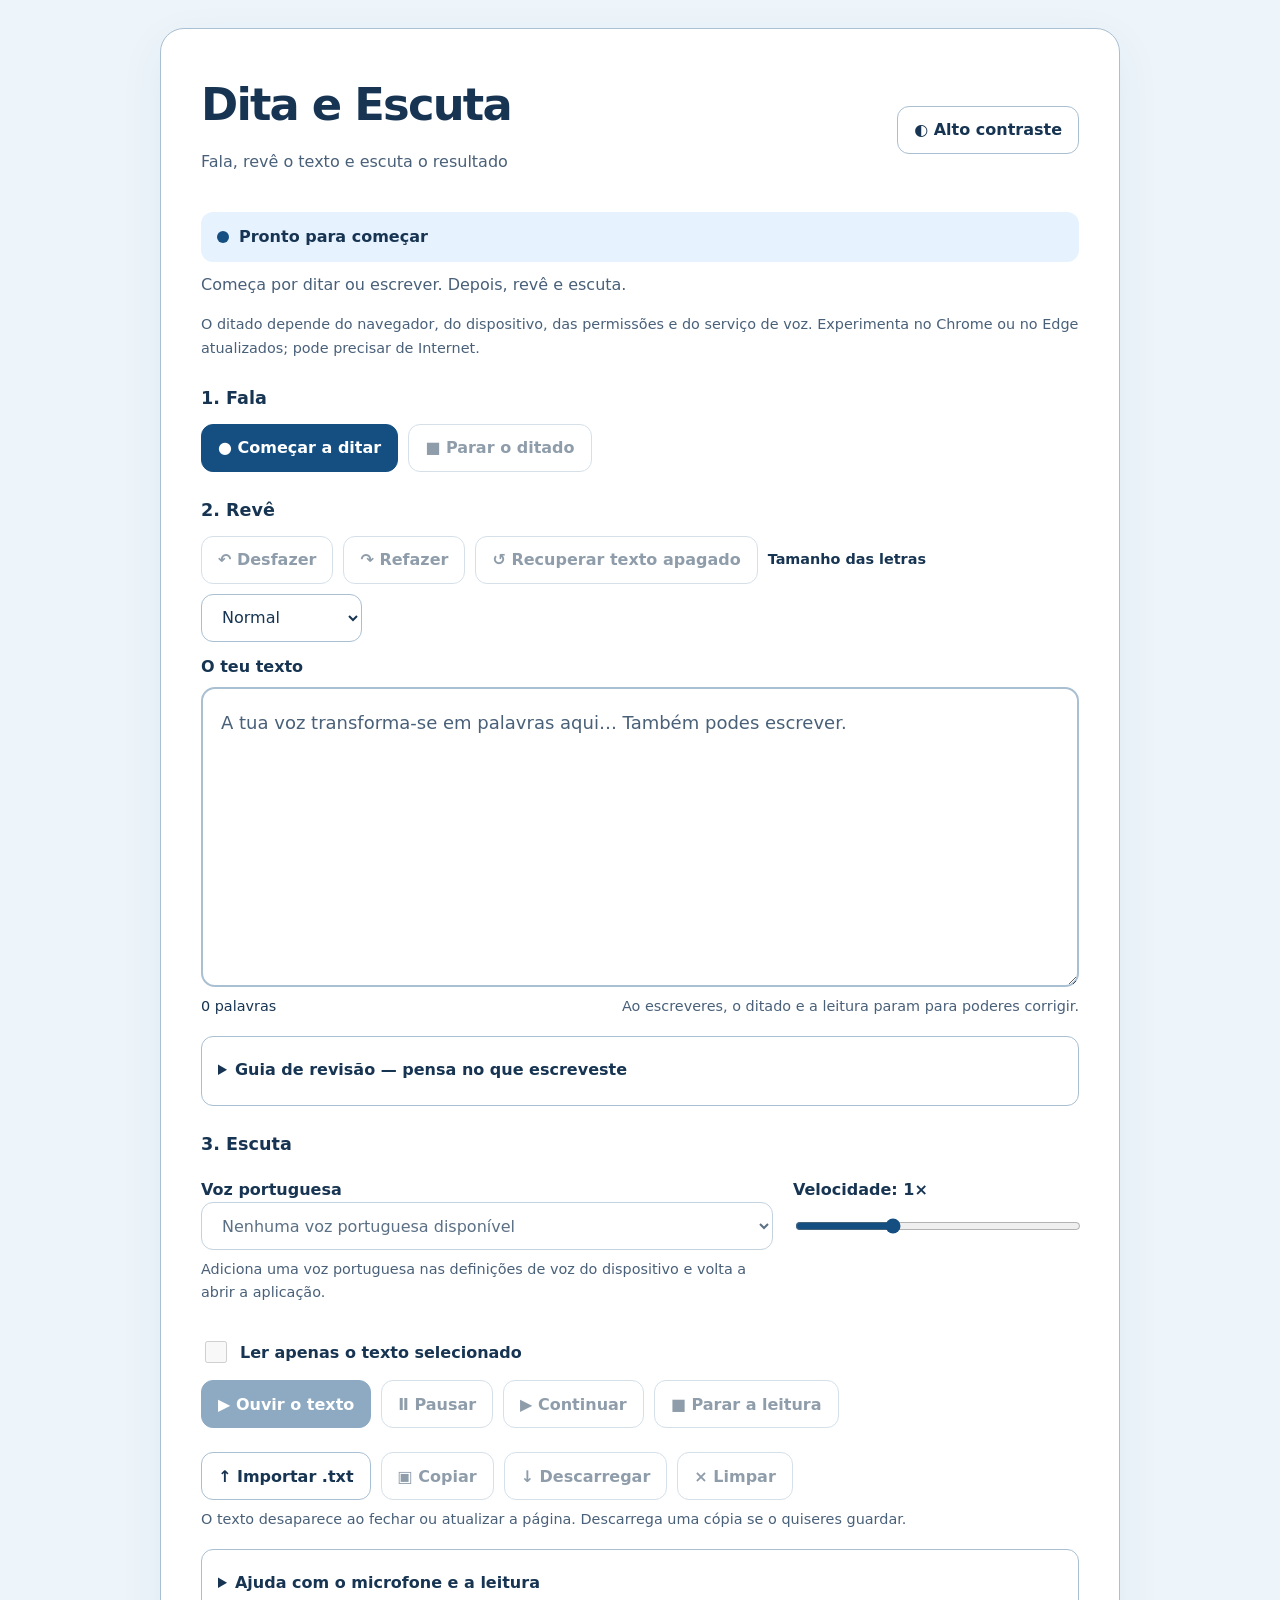
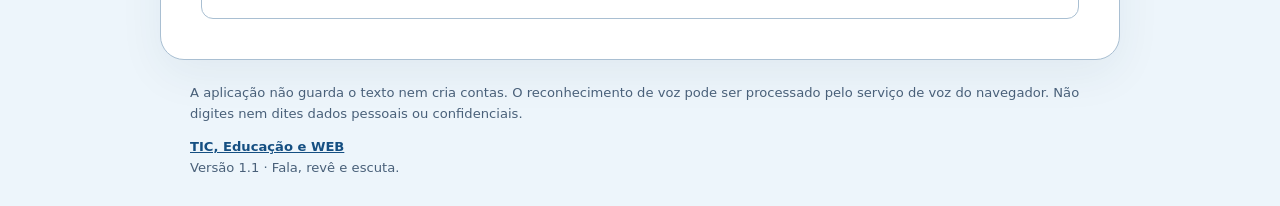
<file: dita-e-escuta.html>
<!DOCTYPE html>
<html lang="pt-PT">
<head>
<meta charset="utf-8">
<meta name="viewport" content="width=device-width,initial-scale=1">
<title>Dita e Escuta</title>
<style>
:root{color-scheme:light;--bg:#edf5fb;--card:#fff;--ink:#173552;--muted:#496079;--line:#a9bfd2;--soft:#e7f2ff;--blue:#154f82;--red:#b42332;--focus:#805500}
*{box-sizing:border-box}body{margin:0;background:var(--bg);color:var(--ink);font:1rem/1.6 system-ui,-apple-system,"Segoe UI",sans-serif;padding:28px 16px}main{max-width:960px;margin:auto;background:var(--card);border:1px solid var(--line);border-radius:24px;padding:clamp(20px,4vw,40px);box-shadow:0 14px 45px #183b5610}header{display:flex;justify-content:space-between;gap:20px;align-items:center;flex-wrap:wrap}h1{margin:0;font-size:clamp(2rem,5vw,2.8rem);letter-spacing:-.04em}h2{font-size:1.1rem;margin:0 0 12px}p{margin:8px 0 16px}header p,.hint,footer{color:var(--muted)}button,select,input,textarea{font:inherit}button,select{min-height:48px;border:1px solid var(--line);border-radius:12px;padding:10px 16px;background:var(--card);color:var(--ink)}button{cursor:pointer;font-weight:650}button:not(:disabled):hover{box-shadow:0 0 0 2px var(--blue)}button:disabled{opacity:.48;cursor:not-allowed}.primary{background:var(--blue);color:#fff;border-color:var(--blue)}#dictate.active{background:var(--red);border-color:var(--red);color:#fff;opacity:1}.row{display:flex;flex-wrap:wrap;gap:10px;align-items:center}section{margin-top:24px}.status{display:flex;align-items:center;gap:10px;background:var(--soft);border-radius:12px;padding:12px 16px;margin:22px 0 10px;font-weight:700}.dot{width:12px;height:12px;border-radius:50%;background:var(--blue);flex-shrink:0}.listening .dot{background:var(--red);animation:pulse 1.2s infinite}.reading{outline:2px solid var(--blue)}@keyframes pulse{50%{transform:scale(.65);opacity:.5}}#notice{min-height:1.6em;color:var(--muted)}label{font-weight:650;display:block}textarea{display:block;width:100%;min-height:300px;resize:vertical;border:2px solid var(--line);border-radius:14px;padding:18px;background:var(--card);color:var(--ink);line-height:1.8;margin-top:8px}textarea::placeholder{color:var(--muted)}.meta{display:flex;justify-content:space-between;gap:12px;flex-wrap:wrap;font-size:.9rem;margin-top:8px}.preview{background:var(--soft);border-left:4px solid var(--blue);padding:12px 16px;border-radius:8px;margin-top:12px;overflow-wrap:anywhere}.preview p{margin:4px 0;white-space:pre-wrap}.settings{display:grid;grid-template-columns:2fr 1fr;gap:20px;margin:18px 0}select{width:100%;max-width:100%}input[type=range]{width:100%;min-height:44px;accent-color:var(--blue)}input[type=checkbox]{width:22px;height:22px;accent-color:var(--blue)}.selection{display:flex;gap:10px;align-items:center;margin-bottom:14px}.hint{font-size:.9rem}footer{max-width:900px;margin:22px auto 0;font-size:.82rem}a{color:var(--blue)}:focus-visible{outline:3px solid var(--focus);outline-offset:4px}[hidden]{display:none!important}body.contrast{--bg:#000;--card:#080808;--ink:#fff;--muted:#eee;--line:#fff;--soft:#152535;--blue:#94d5ff;--focus:#ffdf00;color-scheme:dark}.contrast .primary{color:#000}.contrast button:disabled{opacity:.6}@media(max-width:600px){body{padding:12px 8px}main{border-radius:18px}.settings{grid-template-columns:1fr}.row button{flex:1 1 145px}textarea{min-height:260px}}@media(prefers-reduced-motion:reduce){.listening .dot{animation:none}}

.editor-tools{margin:12px 0}.editor-tools label{font-size:.9rem}
#editor{font-size:var(--editor-size,18px)}
details{border:1px solid var(--line);border-radius:12px;padding:12px 16px;margin-top:18px}
summary{cursor:pointer;font-weight:700;min-height:44px;display:list-item;padding:8px 0}
.checklist label{display:flex;align-items:flex-start;gap:10px;font-weight:400;margin:12px 0}
.checklist input{flex-shrink:0}
.brand{display:block;margin-top:12px;font-weight:700}
</style>
</head>
<body>
<main>
<header><div><h1>Dita e Escuta</h1><p>Fala, revê o texto e escuta o resultado</p></div><button id="contrast" type="button" aria-pressed="false"><span aria-hidden="true">◐</span> Alto contraste</button></header>
<div id="statusBox" class="status"><span class="dot" aria-hidden="true"></span><span id="status" role="status" aria-live="polite">Pronto para começar</span></div>
<p id="notice" role="status" aria-live="polite" aria-atomic="true">Começa por ditar ou escrever. Depois, revê e escuta.</p>
<p id="support" class="hint"></p>
<p id="embedded" class="hint" hidden>O microfone pode estar bloqueado nesta incorporação. <a id="openApp" target="_blank" rel="noopener">Abrir a aplicação numa nova janela</a>.</p>
<section aria-labelledby="dictationTitle"><h2 id="dictationTitle">1. Fala</h2><div class="row"><button id="dictate" class="primary" type="button"><span aria-hidden="true">●</span> Começar a ditar</button><button id="stopDictation" type="button" disabled><span aria-hidden="true">■</span> Parar o ditado</button></div><div class="preview" id="preview" hidden><strong>A reconhecer — texto provisório</strong><p id="interim" aria-live="off"></p></div></section>
<section aria-labelledby="editTitle"><h2 id="editTitle">2. Revê</h2><div class="row editor-tools">
<button id="undo" type="button" disabled><span aria-hidden="true">↶</span> Desfazer</button>
<button id="redo" type="button" disabled><span aria-hidden="true">↷</span> Refazer</button>
<button id="recover" type="button" disabled><span aria-hidden="true">↺</span> Recuperar texto apagado</button>
<label for="fontSize">Tamanho das letras</label>
<select id="fontSize" style="width:auto" aria-label="Tamanho das letras do texto">
<option value="18">Normal</option><option value="22">Grande</option><option value="28">Muito grande</option>
</select></div><label for="editor">O teu texto</label><textarea id="editor" aria-label="Texto ditado ou escrito por ti" aria-describedby="editHelp" placeholder="A tua voz transforma-se em palavras aqui… Também podes escrever." spellcheck="true" lang="pt-PT"></textarea><div class="meta"><span id="count">0 palavras</span><span id="editHelp" class="hint">Ao escreveres, o ditado e a leitura param para poderes corrigir.</span></div></section>
<details id="review"><summary>Guia de revisão — pensa no que escreveste</summary>
<p class="hint">Sem notas: assinala o que já verificaste. Se alterares o texto, volta a rever. Este guia não corrige por ti.</p>
<div class="checklist">
<label><input type="checkbox">As frases fazem sentido?</label>
<label><input type="checkbox">Usei maiúsculas e pontuação onde eram necessárias?</label>
<label><input type="checkbox">Há palavras repetidas que posso substituir?</label>
<label><input type="checkbox">O texto diz o que eu queria dizer?</label>
<label><input type="checkbox">Ouvi o texto e fiz as correções necessárias?</label>
</div><button id="resetReview" type="button">Recomeçar a revisão</button>
</details>
<section aria-labelledby="readTitle"><h2 id="readTitle">3. Escuta</h2><div class="settings"><div><label for="voice">Voz portuguesa</label><select id="voice" aria-describedby="voiceHelp"></select><p id="voiceHelp" class="hint"></p></div><div><label for="rate">Velocidade: <output id="rateValue" for="rate">1×</output></label><input id="rate" aria-label="Velocidade da leitura" type="range" min="0.5" max="2" step="0.1" value="1"></div></div><label class="selection"><input id="selectionOnly" type="checkbox" disabled> Ler apenas o texto selecionado <span id="selectionInfo" class="hint"></span></label><div class="row"><button id="read" class="primary" type="button"><span aria-hidden="true">▶</span> Ouvir o texto</button><button id="pause" type="button" disabled><span aria-hidden="true">Ⅱ</span> Pausar</button><button id="resume" type="button" disabled><span aria-hidden="true">▶</span> Continuar</button><button id="stopReading" type="button" disabled><span aria-hidden="true">■</span> Parar a leitura</button></div></section>
<section aria-label="Guardar uma cópia ou limpar o texto"><div class="row">
<button id="importText" type="button"><span aria-hidden="true">↑</span> Importar .txt</button>
<input id="textFile" type="file" accept=".txt,text/plain" hidden>
<button id="copy" type="button" disabled><span aria-hidden="true">▣</span> Copiar</button><button id="download" type="button" disabled><span aria-hidden="true">↓</span> Descarregar</button><button id="clear" type="button" disabled><span aria-hidden="true">×</span> Limpar</button></div><p class="hint">O texto desaparece ao fechar ou atualizar a página. Descarrega uma cópia se o quiseres guardar.</p></section>
<details><summary>Ajuda com o microfone e a leitura</summary>
<ul><li>Abre a aplicação diretamente no Chrome ou no Edge e permite o microfone nas definições deste site. Algumas redes escolares podem bloquear o serviço de voz.</li>
<li>Se o microfone estiver indisponível, verifica a ligação e fecha outras aplicações que o estejam a utilizar.</li>
<li>Se não ouvires a leitura, verifica o volume e a saída de som. Experimenta outra voz portuguesa. As vozes disponíveis dependem do dispositivo.</li>
<li>Ao mudares de separador ou bloqueares o ecrã, o ditado e a leitura param. Volta a iniciá-los quando regressares.</li>
<li>Importar acrescenta o texto ao fim do que já escreveste. Desfazer e recuperar funcionam apenas enquanto esta página estiver aberta. Não há gravação automática.</li>
</ul></details>
<noscript>Ativa o JavaScript no navegador para utilizar a aplicação.</noscript>
</main>
<footer>A aplicação não guarda o texto nem cria contas. O reconhecimento de voz pode ser processado pelo serviço de voz do navegador. Não digites nem dites dados pessoais ou confidenciais.<a class="brand" href="https://jfborges.com/" target="_blank" rel="noopener">TIC, Educação e WEB</a><span>Versão 1.1 · Fala, revê e escuta.</span></footer>
<script>
'use strict';
const $ = id => document.getElementById(id);
const editor = $('editor');
const Recognition = window.SpeechRecognition || window.webkitSpeechRecognition;
const synth = window.speechSynthesis;
const canSpeak = !!(synth && window.SpeechSynthesisUtterance);
let recognition = null, wanted = false, accepting = false, microphone = false;
let retryTimer = null, emptySessions = 0;
let voices = [], reading = false, paused = false, utterance = null;
let generation = 0, chunks = [], chunkIndex = 0, chosenVoice = null, chosenRate = 1;
let selection = {start:0,end:0};
let history = [''], historyIndex = 0, historyBytes = 0;
let erasedText = '', importing = false, editTimer = null, stopTimer = null;
const HISTORY_LIMIT = 100, HISTORY_BUDGET = 4000000;
function checkpoint(){
  clearTimeout(editTimer);
  if(history[historyIndex] === editor.value) return;
  history = history.slice(0,historyIndex + 1);
  history.push(editor.value);
  historyBytes = history.reduce((total,text) => total + text.length,0);
  while(history.length > 2 && (history.length > HISTORY_LIMIT || historyBytes > HISTORY_BUDGET)){
    historyBytes -= history.shift().length;
  }
  historyIndex = history.length - 1;
}
function resetReview(){
  document.querySelectorAll('#review input').forEach(input => {input.checked=false;});
}
function changed(){
  resetReview();
  rememberSelection();
  sync();
}
function restoreHistory(offset){
  if(wanted || recognition || importing) return;
  checkpoint();
  const next = historyIndex + offset;
  if(next < 0 || next >= history.length) return;
  cancelReading();
  historyIndex = next;
  editor.value = history[historyIndex];
  changed();
  state('Pronto para começar');
  tell(offset < 0 ? 'Última alteração desfeita.' : 'Alteração refeita.');
  editor.focus();
}
$('undo').onclick = () => restoreHistory(-1);
$('redo').onclick = () => restoreHistory(1);
$('recover').onclick = () => {
  if(!erasedText || wanted || recognition || importing) return;
  checkpoint();
  cancelReading();
  editor.value += (editor.value && !editor.value.endsWith('\n') ? '\n\n' : '') + erasedText;
  erasedText = '';
  checkpoint();
  changed();
  state('Pronto para começar');
  tell('O texto apagado foi recuperado no fim do texto atual.');
  editor.focus();
};
$('fontSize').onchange = () => {
  editor.style.setProperty('--editor-size',$('fontSize').value + 'px');
};
$('resetReview').onclick = () => {resetReview();tell('Podes voltar a rever o texto.');};
$('importText').onclick = () => $('textFile').click();
$('textFile').onchange = async () => {
  const file = $('textFile').files[0];
  $('textFile').value = '';
  if(!file || wanted || recognition || importing) return;
  if(!/\.txt$/i.test(file.name)){tell('Escolhe um ficheiro de texto com a extensão .txt.');return;}
  if(file.size > 1024 * 1024){tell('Escolhe um ficheiro .txt até 1 MB.');return;}
  importing = true;
  cancelReading();
  state('A importar o texto…');
  try{
    const buffer = await file.arrayBuffer();
    const text = new TextDecoder('utf-8',{fatal:true}).decode(buffer);
    if(text.includes('\0')) throw new Error('binary');
    if(!text.trim()){tell('Este ficheiro não contém texto para importar.');return;}
    checkpoint();
    editor.value += (editor.value && !editor.value.endsWith('\n') ? '\n\n' : '') + text;
    checkpoint();
    changed();
    tell('Texto importado no fim do texto atual. Podes desfazer esta alteração.');
  }catch(error){
    tell('Não foi possível importar. Guarda o ficheiro como texto simples (.txt), com codificação UTF-8, e tenta novamente.');
  }finally{
    importing = false;
    state('Pronto para começar');
  }
};
function tell(message){ $('notice').textContent = message; }
function state(message){ $('status').textContent = message; sync(); }
function sync(){
  const dictating = wanted || recognition !== null || importing;
  const hasText = !!editor.value.trim();
  $('dictate').disabled = !Recognition || dictating || reading;
  $('dictate').classList.toggle('active', microphone);
  $('stopDictation').disabled = !wanted;
  $('read').disabled = !canSpeak || !voices.length || dictating;
  $('pause').disabled = !reading || paused;
  $('resume').disabled = !reading || !paused;
  $('stopReading').disabled = !reading;
  $('voice').disabled = !voices.length || reading;
  $('rate').disabled = !canSpeak || reading;
  for(const id of ['copy','download','clear']) $(id).disabled = !hasText || dictating;
  $('importText').disabled = dictating;
  $('undo').disabled = dictating || (historyIndex === 0 && editor.value === history[historyIndex]);
  $('redo').disabled = dictating || editor.value !== history[historyIndex] || historyIndex >= history.length - 1;
  $('recover').disabled = dictating || !erasedText;
  $('statusBox').classList.toggle('listening', microphone);
  $('statusBox').classList.toggle('reading', reading);
  const words = editor.value.trim().match(/\S+/gu) || [];
  $('count').textContent = words.length + (words.length === 1 ? ' palavra' : ' palavras');
}
function preview(text=''){
  $('interim').textContent = text;
  $('preview').hidden = !text;
}
function append(text){
  const piece = text.trim();
  if(!piece) return;
  const before = editor.value;
  const gap = before && !/\s$/u.test(before) && !/^[,.;:!?…)]/u.test(piece) ? ' ' : '';
  const start = editor.selectionStart, end = editor.selectionEnd;
  checkpoint();
  editor.value = before + gap + piece;
  checkpoint();
  resetReview();
  editor.setSelectionRange(start,end);
  sync();
}
function stopDictation(discard=false){
  wanted = false;
  clearTimeout(retryTimer);
  retryTimer = null;
  if(discard) accepting = false;
  preview();
  if(recognition){
    try{ discard ? recognition.abort() : recognition.stop(); }
    catch(error){ tell('A aguardar que o microfone termine. Se necessário, atualiza a página depois de copiares o texto.'); }
  }
  state(recognition ? 'A desligar o microfone…' : 'Ditado interrompido');
  clearTimeout(stopTimer);
  if(recognition){
    const stopping = recognition;
    stopTimer = setTimeout(() => {
      if(recognition !== stopping) return;
      accepting = false;
      try{stopping.abort();}catch(error){}
      tell('O navegador está a demorar a desligar o microfone. Se não terminar, descarrega o texto antes de atualizar a página.');
    },4000);
  }
}
function startSession(){
  if(!wanted || recognition || reading) return;
  const r = new Recognition();
  recognition = r;
  accepting = true;
  let received = false;
  const committed = new Set();
  r.lang = 'pt-PT';
  r.continuous = true;
  r.interimResults = true;
  r.maxAlternatives = 1;
  r.onstart = () => {
    if(recognition !== r) return;
    if(!wanted){ try{r.abort();}catch(error){} return; }
    microphone = true;
    state('A ouvir…');
  };
  r.onresult = event => {
    if(recognition !== r || !accepting) return;
    const pending = [];
    for(let i=0;i<event.results.length;i++){
      const result = event.results[i];
      if(result.isFinal){
        if(!committed.has(i)){
          committed.add(i);
          append(result[0].transcript);
          received = true;
          emptySessions = 0;
        }
      }else pending.push(result[0].transcript);
    }
    preview(wanted ? pending.join(' ') : '');
  };
  r.onerror = event => {
    if(recognition !== r) return;
    const messages = {
      'not-allowed':'O acesso ao microfone foi recusado. Permite-o nas definições do navegador e tenta novamente.',
      'service-not-allowed':'O serviço de ditado não está autorizado neste navegador ou dispositivo.',
      'audio-capture':'O microfone está indisponível. Verifica a ligação e se outra aplicação o está a utilizar.',
      'no-speech':'Não detetei fala. Aproxima-te do microfone e tenta falar novamente.',
      'network':'A ligação ao serviço de voz falhou. Verifica a Internet e tenta novamente.',
      'language-not-supported':'O serviço de voz deste navegador não suporta português de Portugal.',
      'aborted':'O ditado foi interrompido.'
    };
    if(event.error === 'aborted' && !wanted) return;
    tell(messages[event.error] || 'Não foi possível continuar o ditado. Tenta novamente neste navegador ou noutro dispositivo.');
    if(event.error !== 'no-speech'){
      wanted = false;
      accepting = false;
      clearTimeout(retryTimer);
      state('Ditado interrompido');
    }
  };
  r.onend = () => {
    if(recognition !== r) return;
    clearTimeout(stopTimer);
    recognition = null;
    microphone = false;
    accepting = false;
    preview();
    if(wanted){
      emptySessions = received ? 0 : emptySessions + 1;
      if(emptySessions >= 4){
        wanted = false;
        tell('O ditado parou após várias tentativas sem fala. Carrega em «Começar a ditar» quando estiveres pronto.');
      }else{
        state('A retomar o ditado…');
        retryTimer = setTimeout(startSession, Math.min(600 * (emptySessions + 1),2400));
        return;
      }
    }
    state('Ditado interrompido');
  };
  try{ r.start(); sync(); }
  catch(error){
    recognition = null;
    accepting = wanted = microphone = false;
    tell('Não foi possível iniciar o microfone. Verifica as permissões e abre a aplicação numa página HTTPS.');
    state('Ditado interrompido');
  }
}
$('dictate').onclick = () => {
  if(!Recognition || recognition || wanted || reading) return;
  checkpoint();
  wanted = true;
  emptySessions = 0;
  tell('Fala com calma. As palavras definitivas são acrescentadas ao fim do teu texto.');
  state('A preparar o microfone…');
  startSession();
};
$('stopDictation').onclick = () => stopDictation();
function loadVoices(){
  const previous = $('voice').value;
  voices = canSpeak ? synth.getVoices().filter(v => /^pt(?:[-_]|$)/i.test(v.lang)) : [];
  voices.sort((a,b) => Number(/^pt[-_]pt$/i.test(b.lang)) - Number(/^pt[-_]pt$/i.test(a.lang)) || a.name.localeCompare(b.name,'pt-PT'));
  $('voice').replaceChildren();
  for(const v of voices){
    const option = document.createElement('option');
    option.value = v.voiceURI;
    option.textContent = v.name + ' — ' + v.lang;
    $('voice').append(option);
  }
  if(voices.some(v => v.voiceURI === previous)) $('voice').value = previous;
  if(!voices.length){
    const option = document.createElement('option');
    option.textContent = 'Nenhuma voz portuguesa disponível';
    $('voice').append(option);
  }
  $('voiceHelp').textContent = !canSpeak ? 'Este navegador não suporta leitura em voz alta.' : !voices.length ? 'Adiciona uma voz portuguesa nas definições de voz do dispositivo e volta a abrir a aplicação.' : voices.some(v => /^pt[-_]pt$/i.test(v.lang)) ? 'As vozes de português de Portugal aparecem primeiro.' : 'Não existe uma voz pt-PT neste dispositivo. Podes escolher outra voz portuguesa.';
  sync();
}
function rememberSelection(){
  selection = {start:editor.selectionStart,end:editor.selectionEnd};
  const length = selection.end - selection.start;
  $('selectionOnly').disabled = !length;
  if(!length) $('selectionOnly').checked = false;
  $('selectionInfo').textContent = length ? '(' + length + ' caracteres)' : '';
}
for(const event of ['select','keyup','pointerup','blur']) editor.addEventListener(event,rememberSelection);
function splitText(text){
  const result = [];
  while(text.length){
    let n = Math.min(180,text.length);
    if(n < text.length){
      const part = text.slice(0,n);
      const boundary = Math.max(part.lastIndexOf('. '),part.lastIndexOf('? '),part.lastIndexOf('! '),part.lastIndexOf('\n'));
      const space = part.lastIndexOf(' ');
      if(boundary >= 60) n = boundary + 1;
      else if(space > 0) n = space + 1;
      if(/[\uD800-\uDBFF]/u.test(text[n-1])) n--;
    }
    result.push(text.slice(0,n));
    text = text.slice(n);
  }
  return result;
}
function cancelReading(announce=false){
  generation++;
  reading = paused = false;
  utterance = null;
  if(canSpeak) synth.cancel();
  if(announce) state('Leitura interrompida');
  else sync();
}
function speakNext(token){
  if(token !== generation || !reading || paused) return;
  if(chunkIndex >= chunks.length){
    reading = false;
    utterance = null;
    state('Leitura terminada');
    return;
  }
  const u = new SpeechSynthesisUtterance(chunks[chunkIndex]);
  utterance = u;
  u.voice = chosenVoice;
  u.lang = chosenVoice.lang;
  u.rate = chosenRate;
  u.onend = () => {
    if(token !== generation) return;
    utterance = null;
    chunkIndex++;
    speakNext(token);
  };
  u.onerror = () => {
    if(token !== generation) return;
    cancelReading();
    tell('A leitura foi interrompida pelo navegador. Tenta outra voz ou volta a carregar em «Ouvir o texto».');
    state('Leitura interrompida');
  };
  try{synth.speak(u);}catch(error){u.onerror();}
}
$('read').onclick = () => {
  if(wanted || recognition) return;
  if(!editor.value.trim()){tell('Primeiro, dita ou escreve algum texto.');editor.focus();return;}
  if(!canSpeak || !voices.length) return;
  const text = $('selectionOnly').checked && selection.end > selection.start ? editor.value.slice(selection.start,selection.end) : editor.value;
  if(!text.trim()){tell('Seleciona algumas palavras ou escolhe ler todo o texto.');return;}
  cancelReading();
  chosenVoice = voices.find(v => v.voiceURI === $('voice').value) || voices[0];
  chosenRate = Number($('rate').value);
  chunks = splitText(text);
  chunkIndex = 0;
  reading = true;
  tell('Escuta com atenção. Podes pausar ou parar a leitura.');
  state('A ler o texto…');
  synth.resume();
  speakNext(generation);
};
$('pause').onclick = () => {if(reading && !paused){paused=true;synth.pause();state('Leitura em pausa');}};
$('resume').onclick = () => {if(reading && paused){paused=false;synth.resume();state('A ler o texto…');if(!utterance) speakNext(generation);}};
$('stopReading').onclick = () => cancelReading(true);
editor.addEventListener('beforeinput',() => {checkpoint();});
editor.addEventListener('input',() => {
  if(wanted || recognition) stopDictation(true);
  if(reading) cancelReading(true);
  changed();
  clearTimeout(editTimer);
  editTimer = setTimeout(() => {checkpoint();sync();},500);
});
$('rate').oninput = () => {$('rateValue').textContent = Number($('rate').value).toLocaleString('pt-PT') + '×';};
$('contrast').onclick = () => {
  const active = document.body.classList.toggle('contrast');
  $('contrast').setAttribute('aria-pressed',String(active));
};
$('clear').onclick = () => {
  if(!window.confirm('Queres apagar todo o texto? Podes recuperá-lo enquanto esta página estiver aberta.')) return;
  checkpoint();
  erasedText = editor.value;
  cancelReading();
  editor.value = '';
  checkpoint();
  resetReview();
  preview();
  rememberSelection();
  state('Pronto para começar');
  tell('O texto foi apagado. Usa «Recuperar texto apagado» ou «Desfazer» se precisares dele.');
  editor.focus();
};
$('copy').onclick = async () => {
  const text = editor.value;
  try{
    if(!navigator.clipboard || !window.isSecureContext) throw new Error('clipboard');
    await navigator.clipboard.writeText(text);
    tell('Texto copiado.');
  }catch(error){
    if(reading) cancelReading(true);
    editor.focus();
    editor.select();
    rememberSelection();
    tell('Não foi possível copiar automaticamente. O texto ficou selecionado: usa Ctrl+C, ⌘C ou a opção «Copiar» do dispositivo.');
  }
};
$('download').onclick = () => {
  const url = URL.createObjectURL(new Blob([editor.value],{type:'text/plain;charset=utf-8'}));
  const a = document.createElement('a');
  a.href = url;
  a.download = 'dita-e-escuta.txt';
  document.body.append(a);
  a.click();
  a.remove();
  setTimeout(() => URL.revokeObjectURL(url),10000);
  tell('Foi pedido o descarregamento do texto. Verifica a pasta de transferências.');
};
$('support').textContent = Recognition ? 'O ditado depende do navegador, do dispositivo, das permissões e do serviço de voz. Experimenta no Chrome ou no Edge atualizados; pode precisar de Internet.' : 'Este navegador não disponibiliza reconhecimento de voz. Podes escrever e, se houver vozes disponíveis, ouvir o texto. Experimenta o Chrome ou o Edge num dispositivo compatível.';
if(window.self !== window.top){
  $('embedded').hidden = false;
  if(/^https?:$/.test(location.protocol)) $('openApp').href = location.href;
  else $('openApp').hidden = true;
}
if(canSpeak) synth.addEventListener('voiceschanged',loadVoices);
window.addEventListener('beforeunload',event => {
  if(editor.value.trim() || erasedText){event.preventDefault();event.returnValue='';}
});
window.addEventListener('pagehide',() => {stopDictation(true);cancelReading();});
document.addEventListener('visibilitychange',() => {if(document.hidden){if(wanted || recognition) stopDictation(true);if(reading) cancelReading(true);}});
loadVoices();
sync();
</script>
</body>
</html>
</file>
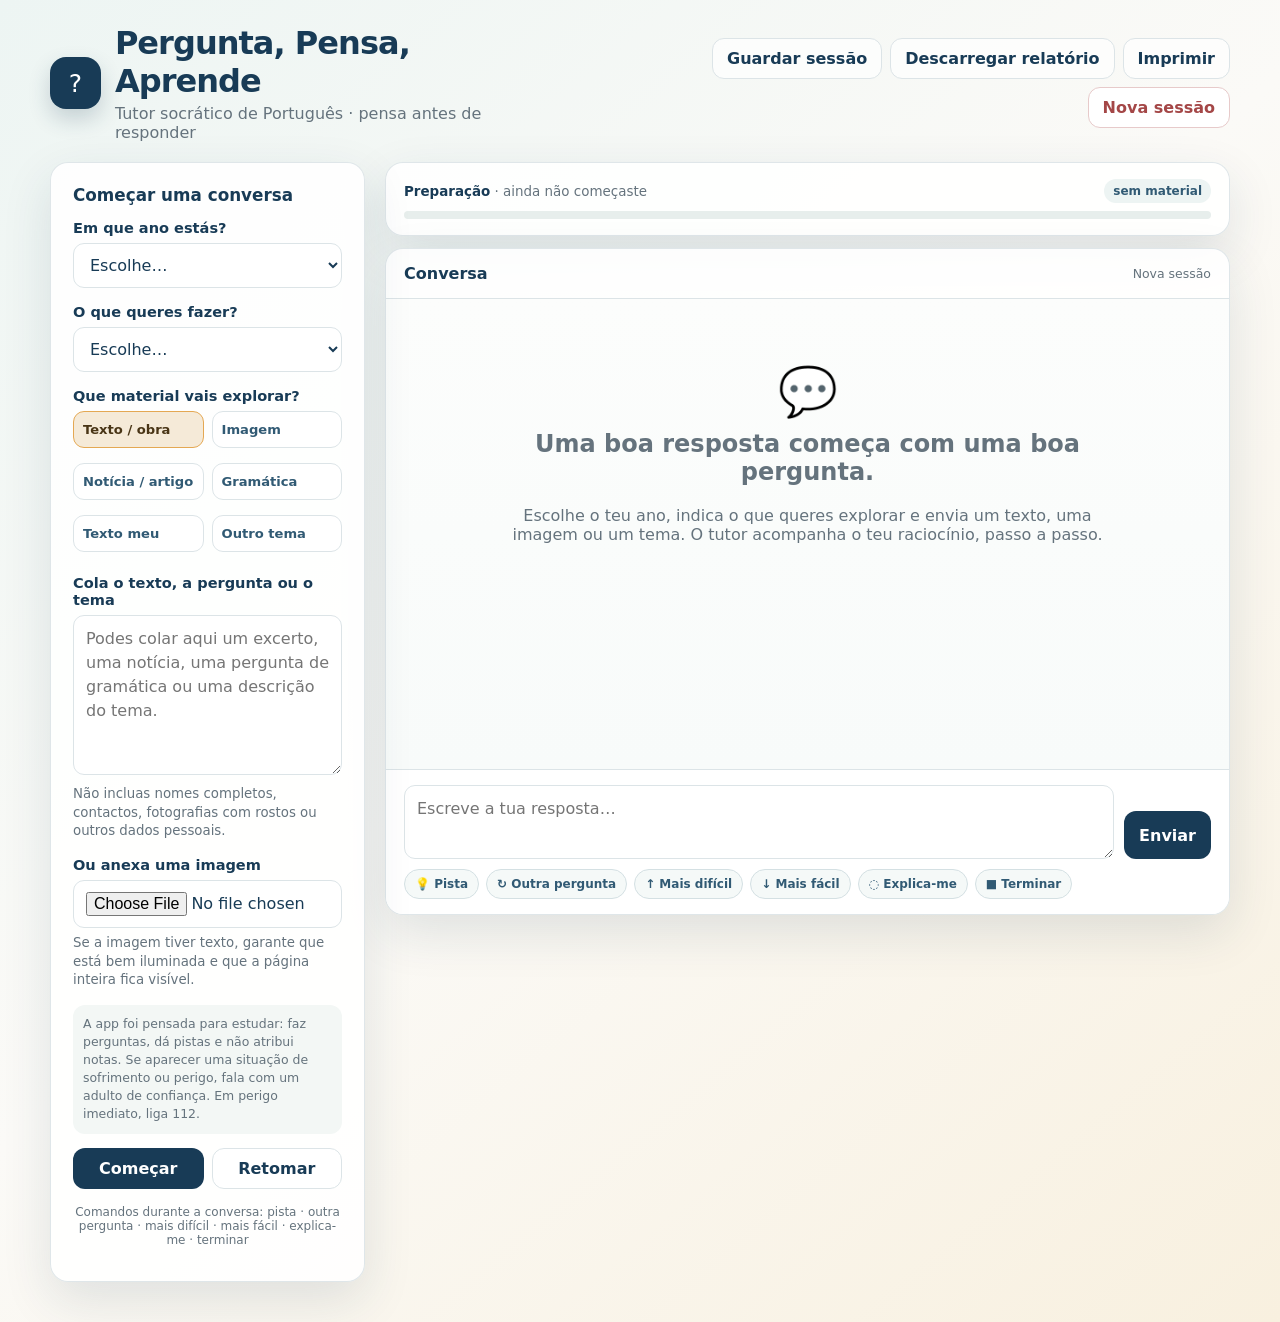
<file: tutor-socratico.html>
<!doctype html>
<html lang="pt-PT">
<head>
  <meta charset="utf-8">
  <meta name="viewport" content="width=device-width, initial-scale=1">
  <meta name="theme-color" content="#183b56">
  <title>Pergunta, Pensa, Aprende — Tutor socrático</title>
  <style>
    :root {
      --ink: #183b56;
      --ink-2: #315a74;
      --accent: #e4a853;
      --accent-2: #f5ead8;
      --cream: #fbfaf7;
      --paper: #ffffff;
      --muted: #65737d;
      --line: #dce4e7;
      --success: #2d765b;
      --danger: #a44747;
      --shadow: 0 18px 50px rgba(24, 59, 86, .12);
      --radius: 18px;
    }
    * { box-sizing: border-box; }
    body {
      margin: 0;
      color: var(--ink);
      background: linear-gradient(140deg, #edf5f3 0%, #fbfaf7 48%, #f8f0df 100%);
      font-family: Inter, ui-sans-serif, system-ui, -apple-system, BlinkMacSystemFont, "Segoe UI", sans-serif;
      min-height: 100vh;
    }
    button, input, textarea, select { font: inherit; }
    button { cursor: pointer; }
    .app-shell { width: min(1180px, calc(100% - 28px)); margin: 0 auto; padding: 24px 0 40px; }
    header {
      display: flex; align-items: center; justify-content: space-between; gap: 18px;
      margin-bottom: 20px;
    }
    .brand { display: flex; align-items: center; gap: 14px; }
    .brand-mark {
      width: 52px; height: 52px; border-radius: 16px; display: grid; place-items: center;
      background: var(--ink); color: #fff; font-size: 25px; box-shadow: 0 10px 22px rgba(24,59,86,.2);
    }
    h1, h2, h3, p { margin-top: 0; }
    h1 { margin-bottom: 4px; font-size: clamp(1.35rem, 3vw, 2rem); letter-spacing: -.03em; }
    .tagline { color: var(--muted); margin: 0; }
    .header-actions { display: flex; flex-wrap: wrap; justify-content: flex-end; gap: 8px; }
    .btn {
      border: 1px solid transparent; border-radius: 12px; padding: 10px 14px; font-weight: 700;
      color: var(--ink); background: #fff; transition: transform .15s, box-shadow .15s, background .15s;
    }
    .btn:hover { transform: translateY(-1px); box-shadow: 0 7px 16px rgba(24,59,86,.12); }
    .btn:focus-visible, input:focus-visible, textarea:focus-visible, select:focus-visible { outline: 3px solid rgba(228,168,83,.5); outline-offset: 2px; }
    .btn-primary { background: var(--ink); color: #fff; }
    .btn-accent { background: var(--accent); color: #302514; }
    .btn-quiet { border-color: var(--line); background: rgba(255,255,255,.7); }
    .btn-danger { color: var(--danger); border-color: #e7caca; }
    .layout { display: grid; grid-template-columns: 315px minmax(0, 1fr); gap: 20px; align-items: start; }
    .card { background: rgba(255,255,255,.88); border: 1px solid rgba(220,228,231,.9); border-radius: var(--radius); box-shadow: var(--shadow); }
    .setup-card { padding: 22px; position: sticky; top: 18px; }
    .setup-card h2 { font-size: 1.05rem; margin-bottom: 14px; }
    .field { margin-bottom: 15px; }
    .field label { display: block; font-weight: 750; margin-bottom: 7px; font-size: .91rem; }
    .field small { display: block; color: var(--muted); margin-top: 6px; line-height: 1.4; }
    input, textarea, select {
      width: 100%; border: 1px solid var(--line); border-radius: 11px; padding: 11px 12px;
      background: var(--paper); color: var(--ink);
    }
    textarea { resize: vertical; min-height: 105px; line-height: 1.5; }
    #material { min-height: 160px; }
    .choice-grid { display: grid; grid-template-columns: 1fr 1fr; gap: 8px; }
    .choice { position: relative; }
    .choice input { position: absolute; opacity: 0; pointer-events: none; }
    .choice label {
      display: block; padding: 10px 9px; border: 1px solid var(--line); border-radius: 11px;
      font-size: .82rem; font-weight: 700; color: var(--ink-2); cursor: pointer; background: #fff;
    }
    .choice input:checked + label { background: var(--accent-2); border-color: var(--accent); color: #493516; }
    .privacy { font-size: .78rem; line-height: 1.45; color: var(--muted); background: #f3f7f5; border-radius: 12px; padding: 10px; margin: 14px 0; }
    .setup-actions { display: flex; gap: 8px; }
    .setup-actions .btn { flex: 1; }
    .progress-card { padding: 16px 18px; margin-bottom: 12px; }
    .progress-top { display: flex; justify-content: space-between; gap: 10px; align-items: center; font-size: .84rem; color: var(--muted); margin-bottom: 8px; }
    .phase-name { font-weight: 800; color: var(--ink); }
    .progress-track { height: 8px; background: #e7eeec; border-radius: 99px; overflow: hidden; }
    .progress-value { height: 100%; background: linear-gradient(90deg, var(--accent), #d8875e); border-radius: inherit; width: 8%; transition: width .3s ease; }
    .chat-card { overflow: hidden; }
    .chat-head { padding: 15px 18px; border-bottom: 1px solid var(--line); display: flex; align-items: center; justify-content: space-between; gap: 12px; }
    .chat-head-title { font-weight: 850; }
    .session-label { font-size: .78rem; color: var(--muted); }
    .chat { padding: 20px; min-height: 470px; max-height: 64vh; overflow-y: auto; background: linear-gradient(180deg, #fcfdfc, #f8fbfa); }
    .empty-state { max-width: 600px; margin: 44px auto; text-align: center; color: var(--muted); }
    .empty-state .big-mark { font-size: 3rem; margin-bottom: 10px; }
    .message { display: flex; margin: 0 0 16px; gap: 10px; animation: rise .18s ease-out; }
    .message.user { flex-direction: row-reverse; }
    .avatar { width: 32px; height: 32px; flex: 0 0 32px; border-radius: 50%; display: grid; place-items: center; font-size: .9rem; font-weight: 900; background: var(--accent-2); color: #60461e; }
    .user .avatar { background: #dcebf2; color: var(--ink); }
    .bubble { max-width: min(86%, 700px); padding: 12px 14px; border-radius: 15px; line-height: 1.5; font-size: .96rem; white-space: pre-wrap; }
    .assistant .bubble { background: #fff; border: 1px solid var(--line); border-top-left-radius: 4px; }
    .user .bubble { background: var(--ink); color: #fff; border-top-right-radius: 4px; }
    .meta { font-size: .68rem; color: var(--muted); margin-top: 5px; }
    .user .meta { text-align: right; }
    .input-zone { border-top: 1px solid var(--line); padding: 15px 18px; background: #fff; }
    .input-row { display: flex; gap: 10px; align-items: flex-end; }
    #reply { min-height: 74px; max-height: 180px; }
    .send-btn { min-height: 48px; }
    .commands { display: flex; flex-wrap: wrap; gap: 7px; margin-top: 10px; }
    .command-btn { border: 1px solid #d4e0e3; background: #f5f9f8; color: var(--ink-2); border-radius: 99px; padding: 7px 10px; font-size: .75rem; font-weight: 800; }
    .command-btn:hover { background: var(--accent-2); border-color: var(--accent); }
    .hidden { display: none !important; }
    .help-box { background: #fff8e9; border: 1px solid #f0d69f; padding: 14px; border-radius: 13px; margin-top: 12px; }
    .material-pill { display: inline-flex; align-items: center; gap: 6px; color: var(--ink-2); background: #edf4f3; padding: 5px 9px; border-radius: 99px; font-size: .75rem; font-weight: 800; }
    .professor-panel { padding: 20px; background: #fff; }
    .professor-panel h2 { margin-bottom: 5px; }
    .professor-panel .lead { color: var(--muted); }
    .prof-grid { display: grid; grid-template-columns: repeat(2, minmax(0, 1fr)); gap: 12px; margin-top: 16px; }
    .prof-block { border: 1px solid var(--line); border-radius: 14px; padding: 14px; background: #fbfdfc; }
    .prof-block h3 { font-size: .94rem; margin-bottom: 8px; }
    .prof-block ol, .prof-block ul { padding-left: 20px; margin: 0; line-height: 1.55; font-size: .87rem; }
    .rubric { width: 100%; border-collapse: collapse; font-size: .81rem; }
    .rubric th, .rubric td { border: 1px solid var(--line); padding: 8px; text-align: left; vertical-align: top; }
    .rubric th { background: #f1f6f5; }
    .image-preview { margin-top: 8px; border-radius: 12px; max-height: 170px; max-width: 100%; object-fit: contain; background: #f4f6f5; }
    .footer-note { margin-top: 16px; text-align: center; color: var(--muted); font-size: .75rem; }
    @keyframes rise { from { opacity: 0; transform: translateY(5px); } to { opacity: 1; transform: translateY(0); } }
    @media (max-width: 850px) {
      .layout { grid-template-columns: 1fr; }
      .setup-card { position: static; }
      .chat { max-height: none; }
    }
    @media (max-width: 540px) {
      .app-shell { width: min(100% - 16px, 1180px); padding-top: 12px; }
      header { align-items: flex-start; flex-direction: column; }
      .header-actions { justify-content: flex-start; }
      .choice-grid, .prof-grid { grid-template-columns: 1fr; }
      .input-row { flex-direction: column; align-items: stretch; }
      .send-btn { width: 100%; }
      .chat { padding: 14px 10px; }
    }
    @media print {
      body { background: #fff; }
      header, .setup-card, .input-zone, .progress-card, .header-actions { display: none !important; }
      .app-shell { width: 100%; padding: 0; }
      .layout { display: block; }
      .chat-card { box-shadow: none; border: 0; }
      .chat { max-height: none; }
    }
  </style>
</head>
<body>
  <div class="app-shell">
    <header>
      <div class="brand">
        <div class="brand-mark" aria-hidden="true">?</div>
        <div>
          <h1>Pergunta, Pensa, Aprende</h1>
          <p class="tagline">Tutor socrático de Português · pensa antes de responder</p>
        </div>
      </div>
      <div class="header-actions">
        <button class="btn btn-quiet" id="saveBtn" type="button">Guardar sessão</button>
        <button class="btn btn-quiet" id="reportBtn" type="button">Descarregar relatório</button>
        <button class="btn btn-quiet" id="printBtn" type="button">Imprimir</button>
        <button class="btn btn-danger" id="resetBtn" type="button">Nova sessão</button>
      </div>
    </header>

    <main class="layout">
      <aside class="card setup-card" aria-labelledby="setupTitle">
        <h2 id="setupTitle">Começar uma conversa</h2>
        <form id="setupForm">
          <div class="field">
            <label for="year">Em que ano estás?</label>
            <select id="year" required>
              <option value="">Escolhe…</option>
              <option value="7.º ano">7.º ano</option>
              <option value="8.º ano">8.º ano</option>
              <option value="9.º ano">9.º ano</option>
            </select>
          </div>
          <div class="field">
            <label for="objective">O que queres fazer?</label>
            <select id="objective" required>
              <option value="">Escolhe…</option>
              <option value="perceber">Perceber melhor</option>
              <option value="preparar teste">Preparar um teste</option>
              <option value="escrever">Escrever ou melhorar um texto</option>
              <option value="discutir">Discutir um tema</option>
              <option value="gramática">Estudar gramática</option>
            </select>
          </div>
          <div class="field">
            <label>Que material vais explorar?</label>
            <div class="choice-grid" role="radiogroup" aria-label="Tipo de material">
              <div class="choice"><input id="type-text" name="materialType" value="texto" type="radio" checked><label for="type-text">Texto / obra</label></div>
              <div class="choice"><input id="type-image" name="materialType" value="imagem" type="radio"><label for="type-image">Imagem</label></div>
              <div class="choice"><input id="type-news" name="materialType" value="notícia" type="radio"><label for="type-news">Notícia / artigo</label></div>
              <div class="choice"><input id="type-grammar" name="materialType" value="gramática" type="radio"><label for="type-grammar">Gramática</label></div>
              <div class="choice"><input id="type-own" name="materialType" value="texto meu" type="radio"><label for="type-own">Texto meu</label></div>
              <div class="choice"><input id="type-other" name="materialType" value="outro" type="radio"><label for="type-other">Outro tema</label></div>
            </div>
          </div>
          <div class="field">
            <label for="material">Cola o texto, a pergunta ou o tema</label>
            <textarea id="material" placeholder="Podes colar aqui um excerto, uma notícia, uma pergunta de gramática ou uma descrição do tema."></textarea>
            <small>Não incluas nomes completos, contactos, fotografias com rostos ou outros dados pessoais.</small>
          </div>
          <div class="field" id="imageField">
            <label for="imageFile">Ou anexa uma imagem</label>
            <input id="imageFile" type="file" accept="image/*">
            <img id="imagePreview" class="image-preview hidden" alt="Pré-visualização da imagem anexada">
            <small>Se a imagem tiver texto, garante que está bem iluminada e que a página inteira fica visível.</small>
          </div>
          <div class="privacy">A app foi pensada para estudar: faz perguntas, dá pistas e não atribui notas. Se aparecer uma situação de sofrimento ou perigo, fala com um adulto de confiança. Em perigo imediato, liga 112.</div>
          <div class="setup-actions">
            <button class="btn btn-primary" type="submit">Começar</button>
            <button class="btn btn-quiet" id="resumeBtn" type="button">Retomar</button>
          </div>
        </form>
        <p class="footer-note">Comandos durante a conversa: pista · outra pergunta · mais difícil · mais fácil · explica-me · terminar</p>
      </aside>

      <section>
        <div class="card progress-card" aria-live="polite">
          <div class="progress-top"><span><span class="phase-name" id="phaseName">Preparação</span> · <span id="turnLabel">ainda não começaste</span></span><span class="material-pill" id="typePill">sem material</span></div>
          <div class="progress-track" aria-label="Progresso da conversa"><div class="progress-value" id="progressValue"></div></div>
        </div>
        <div class="card chat-card">
          <div class="chat-head">
            <span class="chat-head-title">Conversa</span>
            <span class="session-label" id="sessionLabel">Nova sessão</span>
          </div>
          <div class="chat" id="chat" aria-live="polite">
            <div class="empty-state" id="emptyState">
              <div class="big-mark" aria-hidden="true">💬</div>
              <h2>Uma boa resposta começa com uma boa pergunta.</h2>
              <p>Escolhe o teu ano, indica o que queres explorar e envia um texto, uma imagem ou um tema. O tutor acompanha o teu raciocínio, passo a passo.</p>
            </div>
          </div>
          <div class="input-zone">
            <div class="input-row">
              <textarea id="reply" placeholder="Escreve a tua resposta…" aria-label="Resposta do aluno" disabled></textarea>
              <button class="btn btn-primary send-btn" id="sendBtn" type="button" disabled>Enviar</button>
            </div>
            <div class="commands" aria-label="Comandos rápidos">
              <button class="command-btn" data-command="pista" type="button">💡 Pista</button>
              <button class="command-btn" data-command="outra pergunta" type="button">↻ Outra pergunta</button>
              <button class="command-btn" data-command="mais difícil" type="button">↑ Mais difícil</button>
              <button class="command-btn" data-command="mais fácil" type="button">↓ Mais fácil</button>
              <button class="command-btn" data-command="explica-me" type="button">◌ Explica-me</button>
              <button class="command-btn" data-command="terminar" type="button">■ Terminar</button>
            </div>
          </div>
        </div>
      </section>
    </main>
  </div>

  <script>
    'use strict';

    // Altere este código antes de publicar se quiser outro acesso ao modo professor.
    const PROFESSOR_CODE = 'PPA-2026';
    const STORAGE_KEY = 'pergunta-pensa-aprende-v1';
    const MAX_MESSAGE_WORDS = 80;
    const phases = [
      { key: 'observar', label: 'Observar' },
      { key: 'compreender', label: 'Compreender' },
      { key: 'esclarecer', label: 'Esclarecer' },
      { key: 'inferir', label: 'Inferir' },
      { key: 'linguagem', label: 'Analisar a linguagem' },
      { key: 'avaliar', label: 'Avaliar' },
      { key: 'criar', label: 'Criar / transferir' },
      { key: 'refletir', label: 'Refletir' }
    ];
    const phaseForType = {
      texto: 'texto narrativo', imagem: 'imagem', notícia: 'notícia', gramática: 'gramática', 'texto meu': 'escrita', outro: 'tema'
    };
    const questions = {
      observar: [
        ['aberta', 'Que tipo de material tens diante de ti? Indica um sinal concreto: o título «{title}», a organização ou uma palavra que te chamou a atenção.'],
        ['escolha', 'O que te prende primeiro em «{title}»: o tema, a forma como está apresentado ou uma palavra específica? Escolhe uma opção e justifica.'],
        ['localizar', 'Se tivesses de sublinhar apenas três elementos em «{title}», quais escolhias? Explica o que cada um te faz prever.'],
        ['pergunta', 'Antes de analisares melhor «{title}», que pergunta te surge? Torna-a tão concreta quanto possível.']
      ],
      compreender: [
        ['resumo', 'Qual é o assunto de «{title}», numa frase? Apoia a resposta numa palavra ou expressão do material.'],
        ['localizar', 'Que parte do material resume melhor a ideia principal? Indica uma frase curta ou descreve exatamente o pormenor.'],
        ['ordenar', 'Ordena estes passos da tua compreensão: identificar o assunto, localizar uma prova e explicar o sentido. Qual fizeste primeiro e porquê?'],
        ['verdadeiro/falso', 'Verdadeiro ou falso: «A primeira impressão basta para compreender o material». Responde e apoia-te num pormenor de «{title}».']
      ],
      esclarecer: [
        ['pergunta', 'O que ficou pouco claro em «{title}»? Transforma essa dificuldade numa pergunta que comece por «Porquê» ou «Como».'],
        ['aprofundar', 'A tua primeira pergunta localiza ou já exige interpretação? Reescreve-a para subir um degrau.'],
        ['escolha', 'Qual pergunta ajudaria mais: «O que acontece?» ou «Porque terá acontecido isto?» Escolhe e explica o que falta saber.'],
        ['criar', 'Faz uma pergunta que só possa ser respondida depois de reler atentamente uma parte de «{title}».']
      ],
      inferir: [
        ['inferência', 'O material não diz tudo: o que podemos concluir sobre «{keyword}» a partir de «{snippet}»? Distingue pista e conclusão.'],
        ['prova', 'Que pormenor de «{title}» sustenta melhor a tua interpretação? Explica a ligação entre o pormenor e a ideia.'],
        ['comparar', 'Qual destas conclusões é mais segura: uma que está escrita ou uma que se deduz? Escolhe uma e mostra a prova.'],
        ['ponto de vista', 'Como mudaria a tua leitura se observasses «{title}» do ponto de vista de outra personagem, leitor ou jornalista?']
      ],
      linguagem: [
        ['palavra', 'Porque terá sido escolhida a palavra «{word}»? Que efeito teria substituí-la por uma palavra parecida?'],
        ['estrutura', 'Que efeito produz a frase ou expressão «{snippet}»: torna a ideia mais rápida, mais intensa, mais duvidosa ou mais próxima do leitor? Justifica.'],
        ['gramática', 'Que palavra liga ou organiza melhor esta parte de «{title}»? Explica que relação estabelece: causa, tempo, fim, oposição ou outra.'],
        ['pontuação', 'Escolhe um sinal de pontuação que mereça atenção em «{title}». Que mudança de ritmo ou de sentido provoca?']
      ],
      avaliar: [
        ['acordo', 'Concordas com a ideia principal de «{title}»? Dá uma razão e apoia-a num elemento concreto.'],
        ['advogado', 'Faz de advogado de defesa da pessoa, ideia ou decisão central de «{title}». Que argumento usarias?'],
        ['contra-argumento', 'Alguém que discordasse da tua leitura diria o quê? Como responderias sem ignorar essa objeção?'],
        ['fiabilidade', 'Que informação precisarias de confirmar para fazer uma avaliação justa de «{title}»?']
      ],
      criar: [
        ['título', 'Que título alternativo darias a «{title}»? Justifica-o numa frase que revele a tua interpretação.'],
        ['e se', 'E se um acontecimento ou elemento central de «{title}» fosse diferente? O que mudaria no sentido?'],
        ['transferir', 'Como explicarias a ideia principal de «{title}» a um aluno mais novo, sem perder o essencial?'],
        ['pergunta de teste', 'Cria uma pergunta de teste sobre «{title}» que exija mais do que copiar uma frase — e indica o que seria uma boa resposta.']
      ],
      refletir: [
        ['metacognição', 'Como chegaste à tua última resposta? Indica uma estratégia: reler, sublinhar, procurar palavras-chave, comparar ou outra.'],
        ['segurança', 'Quão segura está a tua interpretação: pouco, mais ou menos ou muito? Que prova poderia torná-la mais segura?'],
        ['mudança', 'O que mudou na tua maneira de pensar sobre «{title}» desde a primeira pergunta?'],
        ['próximo passo', 'Que pergunta nova gostarias de investigar depois desta conversa?']
      ]
    };
    const typeQuestions = {
      imagem: {
        observar: ['VER primeiro: que elementos consegues descrever sem interpretar — objetos, cores, pessoas sem as identificar, palavras ou enquadramento?'],
        inferir: ['Que significado parece sugerir a imagem? Indica o pormenor visual que sustenta essa leitura.'],
        linguagem: ['Como trabalham juntos a imagem e as palavras, se existirem? O que mudaria se uma delas desaparecesse?']
      },
      gramática: {
        observar: ['Que palavras, expressões ou frases te parecem estar em jogo? Copia apenas os exemplos necessários.'],
        compreender: ['Que diferença de sentido notas entre os dois exemplos mais importantes?'],
        linguagem: ['Que regra consegues descobrir a partir dos exemplos, antes de a procurares num manual? Cria uma frase tua.']
      },
      notícia: {
        observar: ['O título informa, chama a atenção ou tenta provocar uma reação? Que palavra te dá essa pista?'],
        compreender: ['A notícia responde a quem, o quê, quando, onde, como e porquê? Indica os elementos que encontras e o que falta.'],
        avaliar: ['Que fonte ou dado deverias confirmar antes de partilhares esta informação? Porquê?']
      },
      'texto meu': {
        observar: ['Qual é a ideia principal do teu texto, numa frase? O teu início deixa essa ideia clara?'],
        compreender: ['Que parte do teu texto está mais conseguida e que pormenor mostra isso?'],
        linguagem: ['Escolhe uma frase que possas tornar mais precisa. O que gostarias de melhorar: vocabulário, estrutura, coesão ou pontuação?']
      }
    };

    const $ = (id) => document.getElementById(id);
    let state = freshState();

    function freshState() {
      return {
        year: '', objective: '', materialType: 'texto', material: '', imageData: '', imageName: '',
        phaseIndex: 0, turn: 0, difficulty: 2, helpLevel: 0, questionsAsked: 0,
        usedQuestions: [], messages: [], startedAt: '', lastQuestion: '', lastFormat: '',
        attemptsOnQuestion: 0, closingAwaitMood: false, finished: false, professorMode: false
      };
    }

    function escapeHtml(value) {
      return String(value ?? '').replace(/[&<>"']/g, (ch) => ({ '&':'&amp;', '<':'&lt;', '>':'&gt;', '"':'&quot;', "'":'&#039;' }[ch]));
    }
    function renderText(value) {
      return escapeHtml(value).replace(/\*\*(.+?)\*\*/g, '<strong>$1</strong>');
    }
    function wordCount(value) { return String(value || '').trim().split(/\s+/).filter(Boolean).length; }
    function trimMessage(value, max = MAX_MESSAGE_WORDS) {
      const words = String(value).trim().split(/\s+/);
      return words.length <= max ? String(value).trim() : words.slice(0, max).join(' ') + '…';
    }
    function normalise(value) { return String(value || '').toLocaleLowerCase('pt-PT').normalize('NFD').replace(/[\u0300-\u036f]/g, '').replace(/[^a-z0-9\s]/g, '').replace(/\s+/g, ' ').trim(); }
    function currentPhase() { return phases[Math.min(state.phaseIndex, phases.length - 1)]; }
    function currentTypeLabel() { return phaseForType[state.materialType] || 'material'; }
    function shortSnippet() {
      const text = state.material.replace(/\s+/g, ' ').trim();
      if (!text) return state.imageName ? 'a imagem anexada' : 'o material';
      return text.length > 72 ? text.slice(0, 69).replace(/[,.!?;:]?\s*$/, '') + '…' : text;
    }
    function titleFromMaterial() {
      const text = state.material.replace(/\s+/g, ' ').trim();
      if (!text) return state.imageName || 'o material enviado';
      const firstLine = state.material.split(/\n+/).map(x => x.trim()).find(Boolean) || text;
      if (firstLine.length <= 68) return firstLine.replace(/[.!?]$/, '');
      return firstLine.slice(0, 65).replace(/\s+\S*$/, '') + '…';
    }
    function keyWord() {
      const stop = new Set('a o e de do da dos das um uma os as que em no na nos nas por para com sem se ao aos às é foi ser ter este esta isto isso como mais menos muito muito'.split(' '));
      const words = state.material.toLocaleLowerCase('pt-PT').match(/[a-záàâãéêíóôõúç]{5,}/gi) || [];
      return words.find(w => !stop.has(normalise(w))) || 'a ideia central';
    }
    function fill(template) {
      return template.replaceAll('{title}', titleFromMaterial()).replaceAll('{snippet}', shortSnippet()).replaceAll('{keyword}', keyWord()).replaceAll('{word}', keyWord());
    }
    function chooseQuestion(phaseKey = currentPhase().key) {
      let options = (typeQuestions[state.materialType] && typeQuestions[state.materialType][phaseKey]) || [];
      let pool = options.length ? options.map(x => ['específica', x]) : (questions[phaseKey] || questions.observar);
      const recent = state.usedQuestions.slice(-4);
      let selected = pool.find(([format, text]) => !recent.includes(normalise(fill(text))) && format !== state.lastFormat);
      if (!selected) selected = pool.find(([format, text]) => !recent.includes(normalise(fill(text))));
      if (!selected) selected = pool[state.questionsAsked % pool.length];
      const [format, template] = selected;
      const q = fill(template);
      state.usedQuestions.push(normalise(q));
      state.lastQuestion = q;
      state.lastFormat = format;
      state.questionsAsked += 1;
      return q;
    }
    function feedbackFor(answer) {
      const text = String(answer).trim();
      if (!text) return 'Ainda não vejo a tua ideia. Podes começar por uma palavra, um pormenor ou uma dúvida concreta.';
      const anchor = titleFromMaterial();
      const lower = normalise(text);
      const inText = state.material && lower.split(' ').some(w => w.length > 4 && normalise(state.material).includes(w));
      if (state.materialType === 'imagem' && state.turn === 1) return 'Começaste pelo plano do visível. Isso é importante: primeiro descrevemos, depois interpretamos.';
      if (inText) return `Encontraste uma pista em «${anchor}» e ligaste-a à tua resposta. Estás a trabalhar no que está no texto.`;
      if (lower.includes('acho') || lower.includes('penso') || lower.includes('parece')) return `Apresentaste uma interpretação sobre «${anchor}». Agora precisamos de distinguir a tua opinião da prova que a apoia.`;
      if (text.length > 90) return 'Desenvolveste a ideia com algum detalhe. Vamos escolher agora o pormenor mais importante para a tornar mais precisa.';
      return 'A tua resposta mostra uma primeira leitura. Vamos ligá-la a um elemento concreto do material para percebermos melhor o teu raciocínio.';
    }
    function hintFor() {
      const phase = currentPhase().key;
      const hints = {
        observar: `Relê o título ou observa a organização de «${titleFromMaterial()}». Escolhe um sinal visível.`,
        compreender: `Começa por responder a «sobre o quê?». Depois procura uma palavra do material que confirme a tua ideia.`,
        esclarecer: 'Divide a dificuldade em duas partes: o que percebes e o que ainda não consegues explicar.',
        inferir: `Procura uma pista antes de tirar a conclusão. Pergunta: «Que pormenor me faz pensar isto?»`,
        linguagem: `Escolhe uma palavra pequena, um verbo ou um sinal de pontuação em «${shortSnippet()}».`,
        avaliar: 'Dá primeiro a tua posição. Em seguida, acrescenta uma razão e um exemplo ou prova.',
        criar: 'Mantém o sentido essencial, mas imagina uma mudança de ponto de vista, título ou situação.',
        refletir: 'Pensa no que fizeste para responder, não apenas no resultado.'
      };
      return hints[phase] || 'Volta a ler a pergunta e escolhe um único pormenor para começar.';
    }
    function addMessage(role, text, meta = '') {
      const message = { role, text, meta, at: new Date().toISOString() };
      state.messages.push(message);
      const chat = $('chat');
      $('emptyState')?.remove();
      const wrapper = document.createElement('div');
      wrapper.className = `message ${role}`;
      wrapper.innerHTML = `<div class="avatar" aria-hidden="true">${role === 'assistant' ? 'P' : 'A'}</div><div><div class="bubble">${renderText(text)}</div>${meta ? `<div class="meta">${escapeHtml(meta)}</div>` : ''}</div>`;
      chat.appendChild(wrapper);
      chat.scrollTop = chat.scrollHeight;
    }
    function assistant(text, meta = '', allowLong = false) { addMessage('assistant', allowLong ? text : trimMessage(text), meta); }
    function userMessage(text) { addMessage('user', text); }
    function updateUI() {
      const started = Boolean(state.startedAt);
      $('reply').disabled = !started || state.finished || state.professorMode;
      $('sendBtn').disabled = !started || state.finished || state.professorMode;
      $('phaseName').textContent = started ? currentPhase().label : 'Preparação';
      $('turnLabel').textContent = started ? `${state.turn} ${state.turn === 1 ? 'troca' : 'trocas'}` : 'ainda não começaste';
      $('typePill').textContent = started ? currentTypeLabel() : 'sem material';
      $('sessionLabel').textContent = started ? `${state.year} · ${state.objective}` : 'Nova sessão';
      $('progressValue').style.width = started ? `${Math.min(100, Math.max(8, ((state.phaseIndex + 1) / phases.length) * 100))}%` : '0%';
    }
    function startSession(event) {
      event?.preventDefault();
      const year = $('year').value;
      const objective = $('objective').value;
      if (!year || !objective) { alert('Escolhe o teu ano e o objetivo da conversa.'); return; }
      state = freshState();
      state.year = year; state.objective = objective; state.materialType = document.querySelector('input[name="materialType"]:checked')?.value || 'texto';
      state.material = $('material').value.trim(); state.imageData = $('imagePreview').getAttribute('src') || ''; state.imageName = $('imageFile').files[0]?.name || '';
      state.startedAt = new Date().toISOString();
      $('chat').innerHTML = '';
      updateUI();
      const imageNotice = state.imageData && state.materialType === 'imagem' ? ' Vejo que anexaste uma imagem; começa por descrever apenas o que está lá.' : '';
      assistant(`Sou o «Pergunta, Pensa, Aprende». Vou ajudar-te a pensar sobre o teu material através de perguntas, sem fazer o trabalho por ti.${imageNotice} Não envies dados pessoais.`, 'Arranque');
      const opening = state.materialType === 'imagem' && !state.material ? 'O que vês na imagem, sem ainda dizeres o que significa? Descreve dois ou três pormenores concretos.' : chooseQuestion('observar');
      assistant(`**${opening}**`, `${currentPhase().label} · pergunta 1`);
      updateUI();
      $('reply').focus();
      persist(false);
    }
    function advancePhase() {
      if (state.turn > 0 && state.turn % 2 === 0 && state.phaseIndex < phases.length - 1) state.phaseIndex += 1;
      state.helpLevel = 0; state.attemptsOnQuestion = 0;
    }
    function handleAnswer(answer) {
      const text = String(answer || '').trim();
      if (!text) return;
      userMessage(text);
      state.turn += 1;
      if (state.closingAwaitMood) { finishSession(text); return; }
      const feedback = feedbackFor(text);
      advancePhase();
      const next = chooseQuestion();
      assistant(`${feedback}\n\n**${next}**`, `${currentPhase().label} · pergunta ${state.questionsAsked}`);
      persist(false); updateUI();
    }
    function handleCommand(command) {
      const cmd = normalise(command);
      if (!state.startedAt) { assistant('Começa por escolher o teu ano, o objetivo e o material.'); return; }
      if (cmd.startsWith('modo professor')) {
        const supplied = String(command).replace(/^modo professor\s*/i, '').trim();
        if (supplied && supplied === PROFESSOR_CODE) { state.professorMode = true; renderProfessorPanel(); persist(false); updateUI(); }
        else assistant('Continuamos em modo aluno. Podes usar «pista», «outra pergunta», «mais difícil», «mais fácil», «explica-me» ou «terminar».');
        return;
      }
      if (cmd === 'terminar') { state.closingAwaitMood = true; assistant('Antes de fecharmos: **como te sentiste hoje: seguro, mais ou menos, ou com dificuldades?**', 'Fecho · primeiro passo'); updateUI(); persist(false); return; }
      if (cmd === 'pista') { state.helpLevel = Math.min(7, state.helpLevel + 1); state.attemptsOnQuestion += 1; assistant(`${hintFor()}\n\n**${state.lastQuestion}**`, `Pista ${state.helpLevel}/7 · ${currentPhase().label}`); persist(false); return; }
      if (cmd === 'outra pergunta') { const next = chooseQuestion(); assistant(`Vamos olhar para o mesmo material por outro ângulo.\n\n**${next}**`, `${currentPhase().label} · formato diferente`); persist(false); return; }
      if (cmd === 'mais difícil') { state.difficulty = Math.min(4, state.difficulty + 1); if (state.phaseIndex < phases.length - 1) state.phaseIndex += 1; const next = chooseQuestion(); assistant(`Vamos subir um degrau: agora precisas de relacionar ideias e justificar melhor.\n\n**${next}**`, `Desafio ${state.difficulty}/4 · ${currentPhase().label}`); updateUI(); persist(false); return; }
      if (cmd === 'mais fácil') { state.difficulty = Math.max(1, state.difficulty - 1); if (state.phaseIndex > 0) state.phaseIndex -= 1; const next = chooseQuestion(); assistant(`Vamos simplificar. Concentra-te num único pormenor antes de avançar.\n\n**${next}**`, `Apoio ${state.difficulty}/4 · ${currentPhase().label}`); updateUI(); persist(false); return; }
      if (cmd === 'explica-me') { explainAndReformulate(); return; }
      handleAnswer(command);
    }
    function explainAndReformulate() {
      state.attemptsOnQuestion += 1;
      const explanation = {
        observar: 'Observar significa dizer apenas o que está visível ou escrito, sem explicar ainda o significado.',
        compreender: 'Compreender é conseguir dizer por palavras tuas o assunto ou o que acontece, apoiando-te no material.',
        esclarecer: 'Esclarecer é transformar uma dificuldade vaga numa pergunta concreta, com uma pessoa, ideia ou pormenor.',
        inferir: 'Inferir é chegar a uma conclusão que não está escrita exatamente assim, mas que é apoiada por pistas.',
        linguagem: 'Analisar a linguagem é reparar numa escolha de palavras, numa frase ou num sinal e explicar o seu efeito.',
        avaliar: 'Avaliar é tomar uma posição e justificá-la com uma razão e uma prova, sem esquecer que pode haver outra perspetiva.',
        criar: 'Criar ou transferir é usar o que compreendeste numa situação nova, mantendo uma ligação clara ao material.',
        refletir: 'Refletir é pensar sobre o caminho que usaste para aprender, não apenas sobre a resposta final.'
      }[currentPhase().key];
      assistant(`${explanation} Agora reformula a ideia com palavras tuas.\n\n**${state.lastQuestion}**`, `Explicação · ${currentPhase().label}`);
      persist(false);
    }
    function finishSession(mood) {
      state.finished = true; state.closingAwaitMood = false;
      const answerMessages = state.messages.filter(m => m.role === 'user').map(m => m.text).filter(Boolean);
      const best = answerMessages.slice(-1)[0] || 'Ainda não ficou registada uma resposta final.';
      const summary = [
        `**Síntese da conversa**`,
        `• Compreendeste: trabalhaste «${titleFromMaterial()}» através de perguntas e justificações.`,
        `• Uma ideia que justificaste bem: «${trimMessage(best, 24)}».`,
        `• A melhor pergunta que fizeste: revê as tuas perguntas no histórico e escolhe a que te obrigou a pensar mais.`,
        `• Uma dúvida que fica: identifica a questão que ainda gostarias de confirmar no manual, no texto ou com o professor.`,
        `• Próximo passo: relê o material e escreve uma resposta final em três frases.`,
        `Registo do teu estado: ${mood}.`,
        `\n**Que pergunta nova levas contigo depois desta conversa?**`
      ].join('\n');
      assistant(summary, 'Fecho · síntese', true); updateUI(); persist(false);
    }
    function renderProfessorPanel() {
      const title = titleFromMaterial();
      $('chat').innerHTML = '';
      const panel = document.createElement('div'); panel.className = 'professor-panel';
      panel.innerHTML = `<h2>Modo professor</h2><p class="lead">Sequência ajustável para <strong>${escapeHtml(title)}</strong> · ${escapeHtml(state.year)} · ${escapeHtml(currentTypeLabel())}</p>
        <div class="prof-grid">
          <section class="prof-block"><h3>Sequência socrática</h3><ol>${phases.slice(0,7).map(p => `<li><strong>${p.label}:</strong> ${escapeHtml(fill((questions[p.key] || questions.observar)[0][1]))}</li>`).join('')}</ol></section>
          <section class="prof-block"><h3>Respostas prováveis e equívocos</h3><ul><li>Confundir o que está explícito com uma inferência.</li><li>Dar uma opinião sem prova ou exemplo.</li><li>Resumir copiando, sem reformular.</li><li>Identificar uma palavra, mas não explicar o seu efeito.</li></ul></section>
          <section class="prof-block"><h3>Pistas graduadas</h3><ol><li>Reformular a pergunta.</li><li>Dividir a tarefa.</li><li>Apontar uma zona do material.</li><li>Oferecer duas hipóteses.</li><li>Pedir uma reformulação autónoma.</li></ol></section>
          <section class="prof-block"><h3>Adaptações</h3><ul><li><strong>Mais apoio:</strong> perguntas concretas e escolha entre hipóteses.</li><li><strong>Progressão:</strong> pedir sempre uma prova.</li><li><strong>Desafio:</strong> contra-argumento, mudança de ponto de vista e transferência.</li></ul></section>
        </div>
        <div class="prof-block" style="margin-top:12px"><h3>Grelha rápida de observação</h3><table class="rubric"><thead><tr><th>Critério</th><th>Emergente</th><th>Em desenvolvimento</th><th>Consolidado</th></tr></thead><tbody><tr><td>Qualidade da pergunta</td><td>Localiza apenas.</td><td>Relaciona ou interpreta.</td><td>Questiona pressupostos e cria.</td></tr><tr><td>Uso de provas</td><td>Opinião sem apoio.</td><td>Indica um pormenor.</td><td>Explica a ligação entre prova e ideia.</td></tr><tr><td>Metacognição</td><td>Diz apenas se sabe.</td><td>Nomeia uma estratégia.</td><td>Explica como mudou de ideia.</td></tr></tbody></table></div>
        <div class="prof-block" style="margin-top:12px"><h3>Cartão de saída</h3><p style="margin:0">Hoje compreendi… · A prova que usei foi… · A pergunta que fica é… · Na próxima leitura vou…</p></div>`;
      $('chat').appendChild(panel);
      $('reply').disabled = true; $('sendBtn').disabled = true;
      $('sessionLabel').textContent = 'Modo professor'; updateUI();
    }
    function serialisableState() { return JSON.parse(JSON.stringify(state)); }
    function persist(showNotice = false) {
      if (!state.startedAt) return;
      localStorage.setItem(STORAGE_KEY, JSON.stringify(serialisableState()));
      if (showNotice) alert('Sessão guardada neste dispositivo.');
    }
    function loadSaved() {
      try { const saved = JSON.parse(localStorage.getItem(STORAGE_KEY) || 'null'); return saved && saved.startedAt ? saved : null; } catch { return null; }
    }
    function resumeSession() {
      const saved = loadSaved();
      if (!saved) { alert('Não encontrei nenhuma sessão guardada neste dispositivo.'); return; }
      state = Object.assign(freshState(), saved);
      $('year').value = state.year; $('objective').value = state.objective;
      const radio = document.querySelector(`input[name="materialType"][value="${CSS.escape(state.materialType)}"]`); if (radio) radio.checked = true;
      $('material').value = state.material || '';
      $('chat').innerHTML = '';
      state.messages.forEach(m => addMessage(m.role, m.text, m.meta));
      updateUI();
      if (!state.finished && !state.professorMode) $('reply').focus();
    }
    function downloadReport() {
      if (!state.startedAt) { alert('Inicia uma sessão antes de descarregar o relatório.'); return; }
      const lines = [`PERGUNTA, PENSA, APRENDE`, `Tutor socrático de Português`, `Ano: ${state.year}`, `Objetivo: ${state.objective}`, `Material: ${currentTypeLabel()}`, `Início: ${new Date(state.startedAt).toLocaleString('pt-PT')}`, '', 'CONVERSA', ''];
      state.messages.forEach(m => lines.push(`${m.role === 'assistant' ? 'Tutor' : 'Aluno'}: ${m.text}`, ''));
      lines.push('NOTA: Esta síntese regista o percurso de reflexão; não é uma classificação.');
      const blob = new Blob([lines.join('\n')], { type: 'text/plain;charset=utf-8' });
      const url = URL.createObjectURL(blob); const a = document.createElement('a'); a.href = url; a.download = 'relatorio-pergunta-pensa-aprende.txt'; a.click(); URL.revokeObjectURL(url);
    }
    function handleImage(event) {
      const file = event.target.files[0]; if (!file) return;
      const reader = new FileReader(); reader.onload = () => { $('imagePreview').src = reader.result; $('imagePreview').classList.remove('hidden'); }; reader.readAsDataURL(file);
    }

    $('setupForm').addEventListener('submit', startSession);
    $('imageFile').addEventListener('change', handleImage);
    $('resumeBtn').addEventListener('click', resumeSession);
    $('sendBtn').addEventListener('click', () => { const text = $('reply').value.trim(); if (text) { $('reply').value = ''; handleCommand(text); } });
    $('reply').addEventListener('keydown', (event) => { if (event.key === 'Enter' && !event.shiftKey) { event.preventDefault(); $('sendBtn').click(); } });
    document.querySelectorAll('.command-btn').forEach(btn => btn.addEventListener('click', () => handleCommand(btn.dataset.command)));
    $('saveBtn').addEventListener('click', () => persist(true));
    $('reportBtn').addEventListener('click', downloadReport);
    $('printBtn').addEventListener('click', () => window.print());
    $('resetBtn').addEventListener('click', () => { if (confirm('Começar uma nova sessão? O histórico atual ficará guardado apenas se já tiveres descarregado o relatório.')) { state = freshState(); $('chat').innerHTML = '<div class="empty-state" id="emptyState"><div class="big-mark" aria-hidden="true">💬</div><h2>Uma boa resposta começa com uma boa pergunta.</h2><p>Escolhe o teu ano, indica o que queres explorar e envia um texto, uma imagem ou um tema.</p></div>'; $('reply').value = ''; updateUI(); } });
    updateUI();
  </script>
</body>
</html>
</file>
<file: pulso-de-portugues/styles.css>
:root {
  color-scheme: light;
  --bg:#f5f7f1; --paper:#fff; --ink:#172e28; --muted:#50665c;
  --line:#cbd7cd; --accent:#176451; --wash:#e6f2ea; --mast:#123c36;
  --lime:#d9f3aa; --danger:#922f39; --low:#a54343; --mid:#8a5b13; --high:#176451;
  font: 100%/1.5 system-ui, sans-serif;
}
:root[data-theme=dark] {
  color-scheme: dark;
  --bg:#14241f; --paper:#1c3029; --ink:#edf6ed; --muted:#becdc3;
  --line:#557066; --accent:#a8e3cc; --wash:#29483e; --mast:#102b25;
  --danger:#ffadb0; --low:#ffadb0; --mid:#ffd68b; --high:#a8e3cc;
}
*, *::before, *::after { box-sizing:border-box }
[hidden] { display:none !important }
body { margin:0; background:var(--bg); color:var(--ink) }
.wrap { max-width:74rem; margin:auto; padding-inline:clamp(.85rem,3vw,2rem) }
.mast { background:var(--mast); color:#fff }
.identity { display:flex; gap:.85rem; align-items:center; padding-block:1.25rem }
.identity strong { font-size:clamp(1.25rem,4vw,1.65rem); letter-spacing:-.035em }
.identity small { display:block; color:#d5e8de }
.navigation { background:var(--paper); border-bottom:1px solid var(--line) }
.nav-inner, nav, .actions, .chips { display:flex; flex-wrap:wrap; align-items:center; gap:.45rem }
.nav-inner { justify-content:space-between; padding-block:.6rem }
.class-switch { display:flex; align-items:center; gap:.5rem; max-width:100% }
.class-switch select { max-width:min(66vw,19rem) }
.main { padding-block:1.25rem 2rem }
.footer { color:var(--muted); font-size:.85rem; padding-bottom:1.5rem }
.footer span { margin-inline:.3rem }
h1,h2,h3,p { margin:0 0 .65rem }
h1 { font-size:clamp(1.7rem,5vw,2.55rem); letter-spacing:-.045em; line-height:1.15 }
h2 { font-size:1.16rem }
h3 { font-size:1rem }
.kicker { color:var(--accent); text-transform:uppercase; font-size:.75rem; letter-spacing:.12em; font-weight:750 }
.muted, small { color:var(--muted) }
button,input,select,textarea { font:inherit; color:inherit }
button,select,input:not([type=checkbox]),textarea { border:1px solid var(--line); border-radius:.6rem; background:var(--paper); padding:.5rem .7rem; min-height:44px }
button { cursor:pointer; font-weight:650; overflow-wrap:anywhere }
button:hover:not(:disabled) { background:var(--wash) }
button:disabled { opacity:.55; cursor:default }
button.primary, button[aria-current=page] { background:var(--mast); color:#fff; border-color:var(--mast) }
button.primary:hover, button[aria-current=page]:hover { background:#21564c }
button[aria-pressed=true] { background:var(--wash); border-color:var(--accent); color:var(--accent) }
button.danger { color:var(--danger) }
:focus-visible { outline:3px solid #c48125; outline-offset:3px }
.skip { position:fixed; top:.4rem; left:.4rem; transform:translateY(-150%); background:white; color:#123c36; padding:.65rem; z-index:20 }
.skip:focus { transform:none }
.card { background:var(--paper); border:1px solid var(--line); border-radius:1rem; padding:clamp(.85rem,2.2vw,1.3rem); margin-block:.85rem; min-width:0 }
.heading { display:flex; flex-wrap:wrap; gap:.5rem 1.5rem; align-items:end; justify-content:space-between; margin-bottom:.9rem }
.fields { display:grid; grid-template-columns:repeat(auto-fit,minmax(min(100%,12rem),1fr)); gap:.7rem; margin-bottom:.75rem }
.field { display:grid; gap:.2rem; font-weight:600; min-width:0 }
.field input,.field select,.field textarea { width:100%; font-weight:400 }
textarea { resize:vertical }
.classroom { display:grid; gap:.9rem; align-items:start }
.classroom .card { margin:0 }
@media(min-width:61rem) { .classroom { grid-template-columns:minmax(0,1fr) minmax(19rem, .58fr) } }
.students { display:grid; grid-template-columns:repeat(auto-fill,minmax(min(100%,9rem),1fr)); gap:.5rem }
.student { display:flex; flex-direction:column; text-align:left; align-items:start; justify-content:center; min-height:66px; width:100%; min-width:0 }
.student small { font-weight:500 }
.student.done { border-inline-start:4px solid var(--accent) }
.plan-scroll,.table-scroll { overflow:auto; padding:.25rem }
.plan { display:grid; gap:.5rem; grid-template-columns:repeat(var(--cols), minmax(6.5rem,1fr)) }
.seat { display:grid; align-items:stretch; min-height:66px; border:1px dashed var(--line); border-radius:.6rem; text-align:center; align-content:center }
.seat .student { min-height:64px }
.seat small { padding-inline:.2rem }
.front { background:var(--wash); text-align:center; border-radius:.5rem; padding:.3rem; font-size:.8rem }
.metrics { display:grid; grid-template-columns:repeat(3,1fr); gap:.4rem; margin-bottom:1rem }
.metric { background:var(--wash); padding:.5rem; border-radius:.6rem; font-size:.76rem; line-height:1.25 }
.metric strong { display:block; font-size:1.5rem; margin-bottom:.25rem }
table { border-collapse:collapse; width:100%; text-align:left; font-size:.88rem }
th,td { padding:.48rem .4rem; border-bottom:1px solid var(--line); vertical-align:top; overflow-wrap:anywhere }
td.note { white-space:pre-wrap; min-width:9rem }
.low { color:var(--low) }.mid { color:var(--mid) }.high { color:var(--high) }
.legend { font-size:.83rem; color:var(--muted); margin-block:.6rem }
.alerts { padding-inline-start:1.15rem; margin-block:.5rem }
details { margin-top:.7rem }
summary { cursor:pointer; font-weight:650; padding-block:.5rem }
dialog { background:var(--paper); color:var(--ink); width:min(calc(100% - 1rem),35rem); max-height:calc(100dvh - 1rem); border:1px solid var(--line); border-radius:1rem; padding:1rem; box-shadow:0 16px 70px #001c2755 }
dialog::backdrop { background:#08241d85 }
.dialog-head { display:flex; justify-content:space-between; align-items:start; gap:.5rem }
.levels { display:grid; grid-template-columns:repeat(auto-fit,minmax(8rem,1fr)); gap:.5rem; margin-block:.75rem }
.levels button { min-height:56px; border-inline-start:4px solid currentColor }
.chips label { display:inline-flex; position:relative; cursor:pointer }
.chips input { position:absolute; opacity:0; width:1px; height:1px }
.chips span { display:flex; align-items:center; padding:.4rem .65rem; min-height:44px; border:1px solid var(--line); border-radius:2rem }
.chips input:checked + span { background:var(--wash); border-color:var(--accent); color:var(--accent); font-weight:650 }
.chips input:focus-visible + span { outline:3px solid #c48125; outline-offset:2px }
.toast { position:fixed; bottom:1rem; right:1rem; z-index:10; background:var(--mast); color:white; border-radius:.65rem; padding:.65rem .85rem; max-width:calc(100% - 2rem); pointer-events:none }
.toast:empty { display:none }
.error { position:fixed; bottom:0; inset-inline:0; z-index:20; background:#842b36; color:#fff; padding:.75rem 1rem }
.lock { padding-top:2rem; max-width:35rem }
.stack { display:grid; gap:.6rem }
.stack > * { margin:0 }
@media print {
  :root,:root[data-theme=dark] { color-scheme:light; --ink:#111; --muted:#333; --line:#aaa; --paper:#fff; --bg:#fff }
  .mast,.navigation,.footer,.no-print,.toast,.error,.skip,dialog { display:none !important }
  .wrap { max-width:none; padding:0 }
  .card { border:0; padding:0 }
  .table-scroll { overflow:visible }
  tr { break-inside:avoid }
  thead { display:table-header-group }
}
</file>
